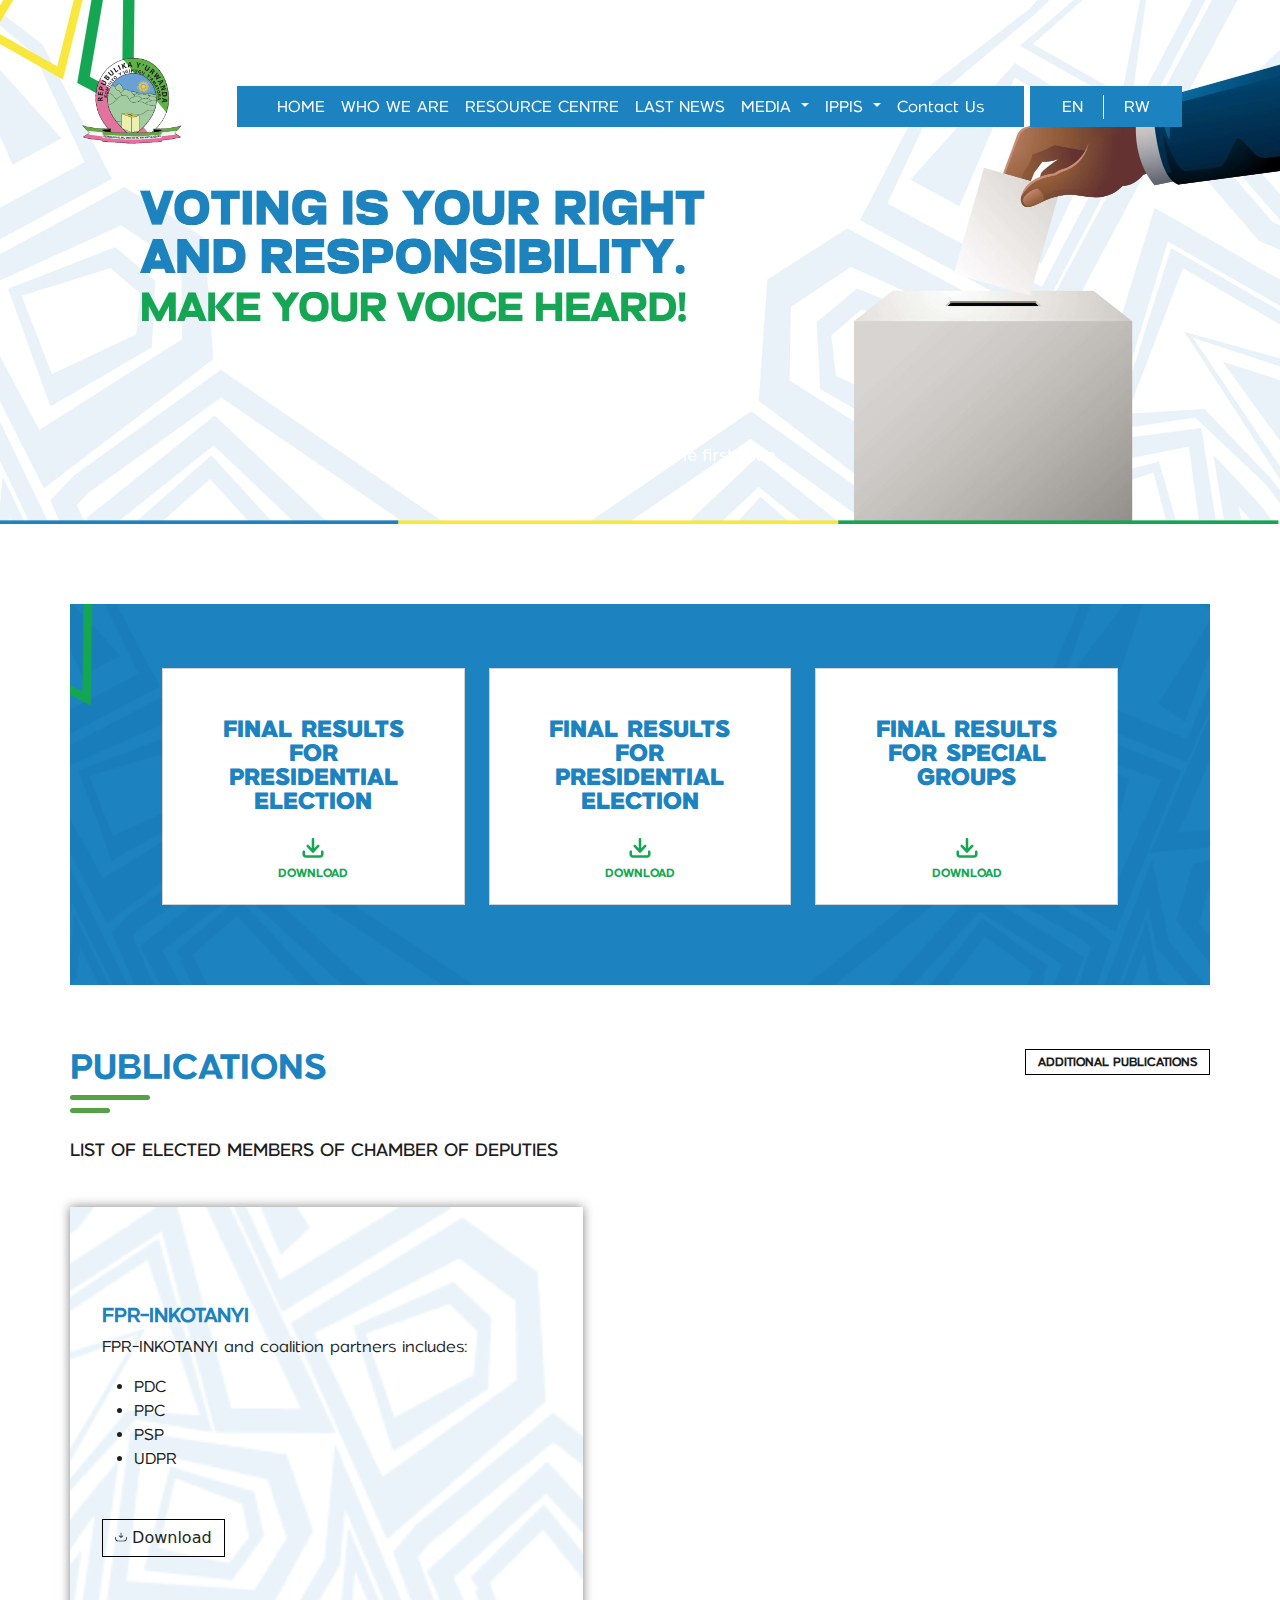
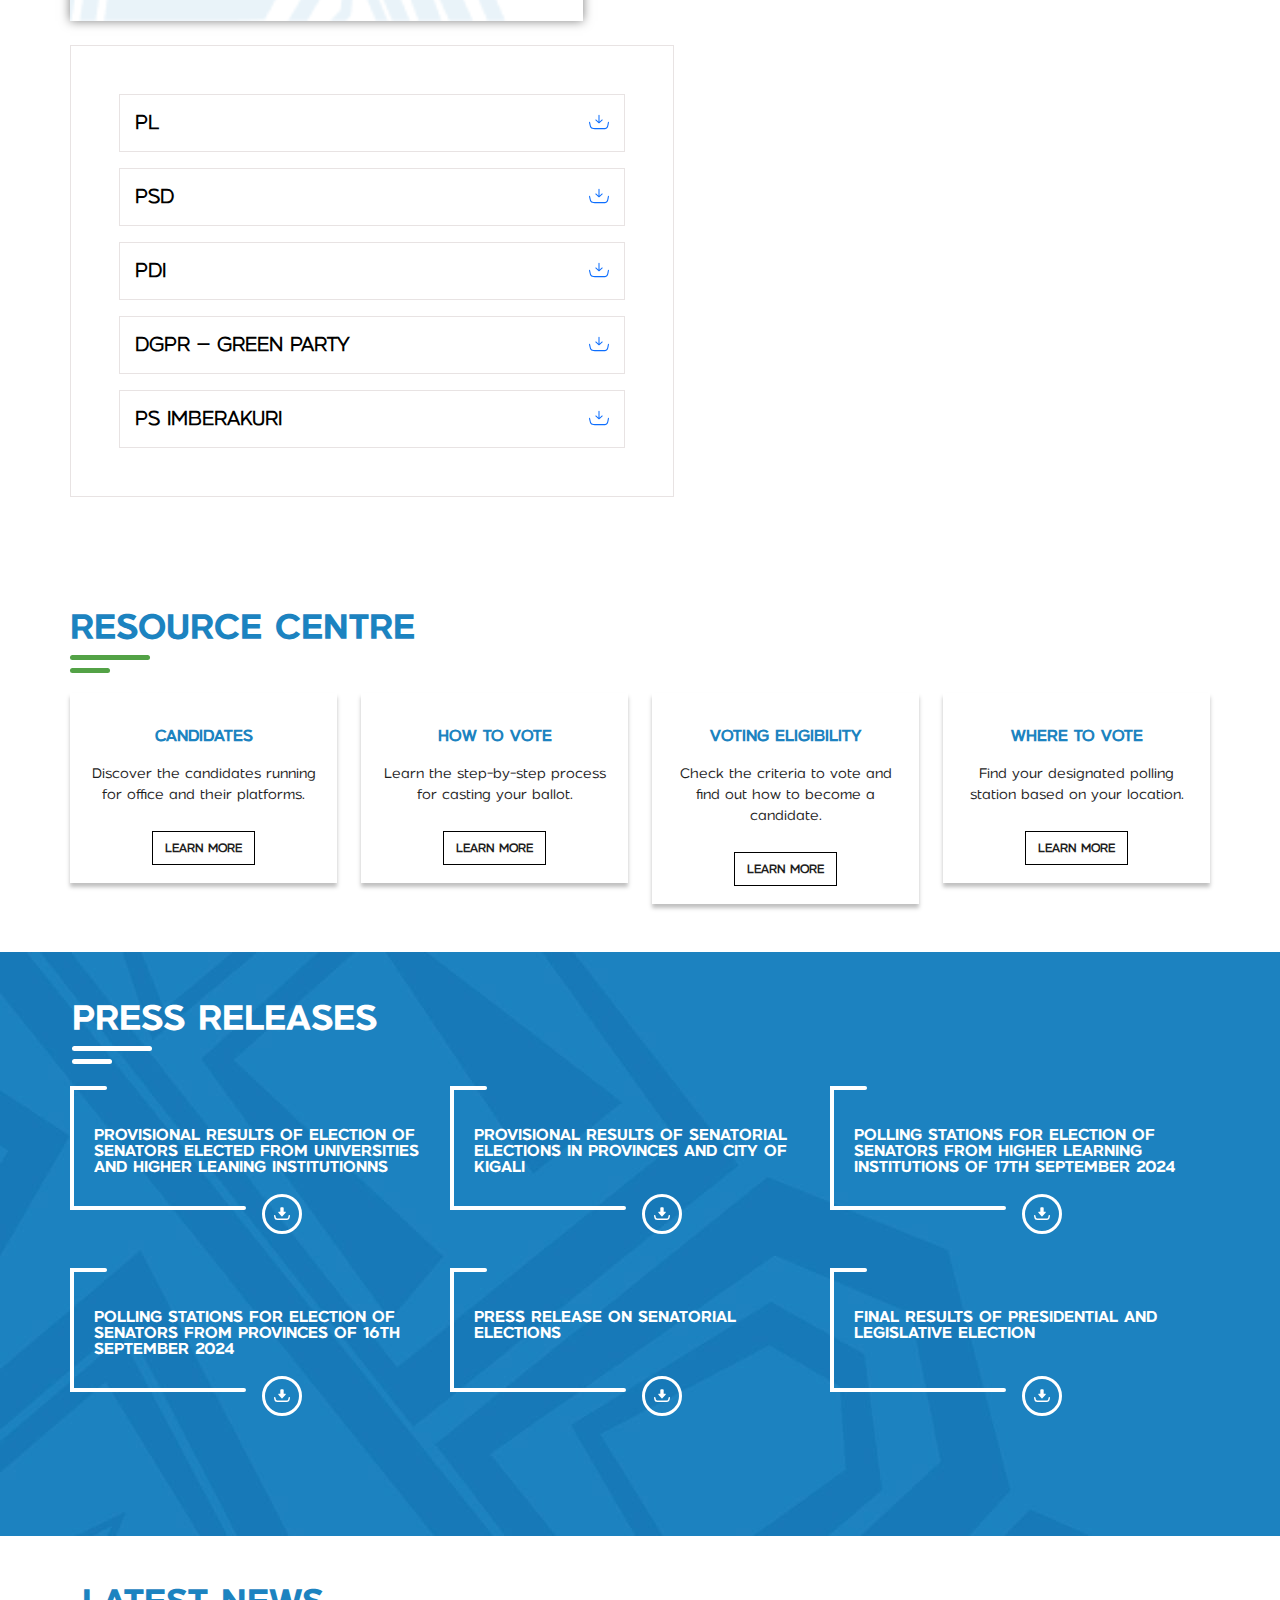
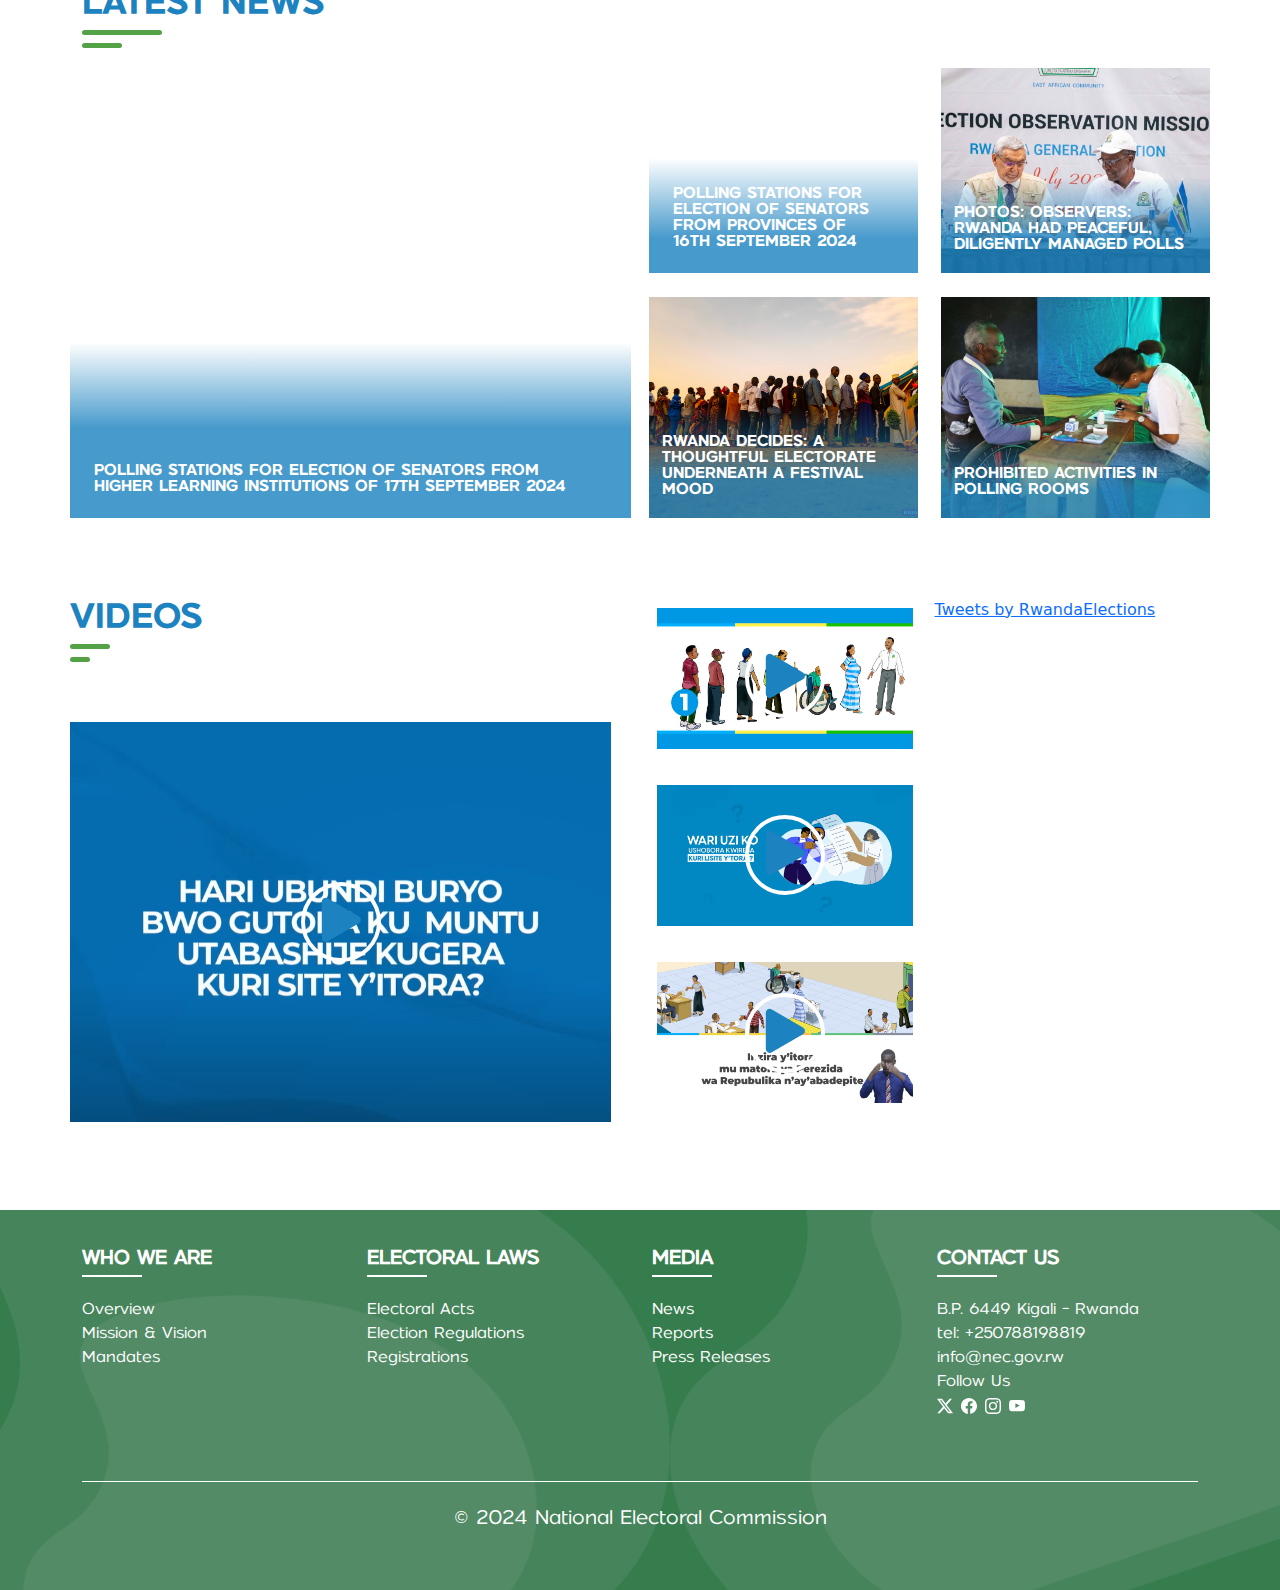
<file: index.html>
<!DOCTYPE html>
<html lang="en">
<head>
    <meta charset="UTF-8">
    <meta name="viewport" content="width=device-width, initial-scale=1.0">
    <title>NEC</title>
    <link rel="icon" type="image/x-icon" href="./asset/img/Logo@2x.png">
    <link rel="stylesheet" href="style.css">
    <link href="https://cdn.jsdelivr.net/npm/bootstrap@5.3.3/dist/css/bootstrap.min.css" rel="stylesheet" integrity="sha384-QWTKZyjpPEjISv5WaRU9OFeRpok6YctnYmDr5pNlyT2bRjXh0JMhjY6hW+ALEwIH" crossorigin="anonymous">
    <link rel="stylesheet" href="https://cdn.jsdelivr.net/npm/bootstrap-icons@1.11.3/font/bootstrap-icons.min.css">
</head>
<body class="">

    
         <nav class="navbar navbar-expand-lg d-flex flex-column navv ">
            <div class="container-fluid nav-wrapper navcontainnn container ">
              <a class="navbar-brand myLogo" href="#"
                ><img
                  class="img-fluid w-50 logoimge"
                  src="./asset/img/Logo@2x.png"
                  alt="site logo"
                  width="171"
                  height="165"
                />
              </a>
              
              <div class="linkx">

                <button
                class="navbar-toggler  mytoggler"
                type="button"
                data-bs-toggle="collapse"
                data-bs-target="#navbarNav"
                aria-controls="navbarNav"
                aria-expanded="false"
                aria-label="Toggle navigation"
              >
                <span class=""><i class="bi bi-list"></i></span>
              </button>


              <div class="collapse navbar-collapse macolaps" id="navbarNav">
                 <ul class="navbar-nav nav-parent">
                  <li class="nav-item">
                    <a class="nav-link" href="index.html">HOME</a>
                  </li>
                  <li class="nav-item">
                    <a class="nav-link" href="./whoWeAre/index.html">WHO WE ARE</a>
                  </li>

                  <li class="nav-item">
                    <a class="nav-link" href="./resourceCentre/index.html">RESOURCE CENTRE</a>
                  </li>
                  
                  <li class="nav-item">
                    <a class="nav-link" href="./lastNews/index.html">LAST NEWS</a>
                  </li>

                  <li class="nav-item dropdown">
                    <a
                      class="nav-link dropdown-toggle"
                      href="#"
                      role="button"
                      data-bs-toggle="dropdown"
                      aria-expanded="false"
                    >
                    MEDIA
                    </a>
                    <ul class="dropdown-menu dropmenu">
                      <li><a class="dropdown-item" href="./reports/index.html">Reports</a></li>
                      <li><a class="dropdown-item" href="./publication/index.html">Publications</a></li>
                      <li><a class="dropdown-item" href="./PressReleases/index.html">Press Releases</a></li>
                      <li><a class="dropdown-item" href="./ElectoralActs/index.html">Electoral Acts</a></li>
                      <li><a class="dropdown-item" href="./ElectionRegulations/index.html">Election Regulations</a></li>
                    </ul>
                  </li>

                  <li class="nav-item dropdown">
                    <a
                      class="nav-link dropdown-toggle"
                      href="#"
                      role="button"
                      data-bs-toggle="dropdown"
                      aria-expanded="false"
                    >
                    IPPIS
                    </a>
                    <ul class="dropdown-menu dropmenu">
                      <li><a class="dropdown-item" href="#">Rwanda Public Self Employee Self Service Portal</a></li>
                      <li><a class="dropdown-item" href="https://recruitment.mifotra.gov.rw/">Rwanda Public Service e-Recruitment</a></li>
                    </ul>
                  </li>
                  
                  <li class="nav-item">
                    <a class="nav-link" href="./contact/index.html">Contact Us</a>
                  </li>
                </ul> 
              </div> 
              <div class="languages">
                <ul>
                    <li class="eng "><a href="#">EN</a></li>
                    <li class="rw "><a href="#">RW</a></li>
                </ul>
            </div> 
            </div>  
            </div>
          </nav>





    
    <div id="carouselExample" class="carousel slide macarsoul" data-bs-ride="carousel" data-bs-interval="5000">
        <div class="carousel-inner">
          <div class="carousel-item active">
            <img src="./asset/img/NEC-Banner-1-scaled.jpg" class="d-block w-100" alt="Slide 1">
            <div class="carousel-caption d-none d-md-block">
              <h5>First Slide</h5>
              <p>Some description for the first slide.</p>
            </div>
          </div>
          <div class="carousel-item">
            <img src="./asset/img/NEC-banner-II-1-scaled.jpg" class="d-block w-100" alt="Slide 2">
            <div class="carousel-caption d-none d-md-block">
              <h5>Second Slide</h5>
              <p>Some description for the second slide.</p>
            </div>
          </div>
        </div>
    </div>
    
    <section class="container py-3  fstdiv">
        <section>
            <div class="row   firstRow">
                <div class="col-md-4">
                    <div class="card ">
                      <div class="card-body text-center pt-5 ">
                        <div class=" px-4">
                            <h1 class="card-title">FINAL RESULTS FOR PRESIDENTIAL ELECTION</h1>
                        </div>
                        <div class="">
                            <a href="#" class="btn  d-flex flex-column gap-2">
                                <span class="">
                                    <svg xmlns="http://www.w3.org/2000/svg" width="22" height="20" viewBox="0 0 22 20" fill="currentColor"><g id="Group"><path id="Vector" d="M4.81 8.85C4.33 8.33 4.36 7.53 4.87 7.05C5.39 6.57 6.19 6.6 6.67 7.11L9.71 10.37V1.28C9.71 0.57 10.28 0 10.99 0C11.7 0 12.27 0.57 12.27 1.28V10.37L15.31 7.11C15.79 6.59 16.6 6.56 17.11 7.05C17.63 7.53 17.66 8.34 17.17 8.85C15.42 10.73 13.66 12.6 11.91 14.48C11.89 14.5 11.87 14.52 11.85 14.54C11.33 15.02 10.53 14.99 10.05 14.48L4.79 8.85H4.81Z" fill="currentColor"></path><path id="Vector_2" d="M18.98 13.66C18.98 12.95 19.55 12.38 20.26 12.38C20.97 12.38 21.54 12.95 21.54 13.66V16.45C21.54 18.28 20.05 19.78 18.21 19.78H3.78999C1.95999 19.78 0.459991 18.29 0.459991 16.45V13.66C0.459991 12.95 1.02999 12.38 1.73999 12.38C2.44999 12.38 3.01999 12.95 3.01999 13.66V16.45C3.01999 16.87 3.36999 17.22 3.78999 17.22H18.22C18.64 17.22 18.99 16.87 18.99 16.45V13.66H18.98Z" fill="currentColor"></path></g></svg>
                                </span>
                                <p>DOWNLOAD </p> 
                            </a>
                        </div>
                      </div>
                    </div>
                  </div>


                  <div class="col-md-4">
                    <div class="card ">
                      <div class="card-body text-center pt-5 ">
                        <div class=" px-4">
                            <h1 class="card-title">FINAL RESULTS FOR PRESIDENTIAL ELECTION</h1>
                        </div>
                        <div class="">
                            <a href="#" class="btn  d-flex flex-column gap-2">
                                <span>
                                    <svg xmlns="http://www.w3.org/2000/svg" width="22" height="20" viewBox="0 0 22 20" fill="currentColor"><g id="Group"><path id="Vector" d="M4.81 8.85C4.33 8.33 4.36 7.53 4.87 7.05C5.39 6.57 6.19 6.6 6.67 7.11L9.71 10.37V1.28C9.71 0.57 10.28 0 10.99 0C11.7 0 12.27 0.57 12.27 1.28V10.37L15.31 7.11C15.79 6.59 16.6 6.56 17.11 7.05C17.63 7.53 17.66 8.34 17.17 8.85C15.42 10.73 13.66 12.6 11.91 14.48C11.89 14.5 11.87 14.52 11.85 14.54C11.33 15.02 10.53 14.99 10.05 14.48L4.79 8.85H4.81Z" fill="currentColor"></path><path id="Vector_2" d="M18.98 13.66C18.98 12.95 19.55 12.38 20.26 12.38C20.97 12.38 21.54 12.95 21.54 13.66V16.45C21.54 18.28 20.05 19.78 18.21 19.78H3.78999C1.95999 19.78 0.459991 18.29 0.459991 16.45V13.66C0.459991 12.95 1.02999 12.38 1.73999 12.38C2.44999 12.38 3.01999 12.95 3.01999 13.66V16.45C3.01999 16.87 3.36999 17.22 3.78999 17.22H18.22C18.64 17.22 18.99 16.87 18.99 16.45V13.66H18.98Z" fill="currentColor"></path></g></svg>
                                </span>
                                <p>DOWNLOAD</p> 
                            </a>
                        </div>
                      </div>
                    </div>
                  </div>



                  <div class="col-md-4">
                    <div class="card ">
                      <div class="card-body text-center pt-5 ">
                        <div class=" px-4">
                            <h1 class="card-title">FINAL RESULTS FOR SPECIAL GROUPS</h1>
                        </div>
                        <div class="lastCardBtn">
                            <a href="#" class="btn  d-flex flex-column gap-2">
                                <span>
                                    <svg xmlns="http://www.w3.org/2000/svg" width="22" height="20" viewBox="0 0 22 20" fill="currentColor"><g id="Group"><path id="Vector" d="M4.81 8.85C4.33 8.33 4.36 7.53 4.87 7.05C5.39 6.57 6.19 6.6 6.67 7.11L9.71 10.37V1.28C9.71 0.57 10.28 0 10.99 0C11.7 0 12.27 0.57 12.27 1.28V10.37L15.31 7.11C15.79 6.59 16.6 6.56 17.11 7.05C17.63 7.53 17.66 8.34 17.17 8.85C15.42 10.73 13.66 12.6 11.91 14.48C11.89 14.5 11.87 14.52 11.85 14.54C11.33 15.02 10.53 14.99 10.05 14.48L4.79 8.85H4.81Z" fill="currentColor"></path><path id="Vector_2" d="M18.98 13.66C18.98 12.95 19.55 12.38 20.26 12.38C20.97 12.38 21.54 12.95 21.54 13.66V16.45C21.54 18.28 20.05 19.78 18.21 19.78H3.78999C1.95999 19.78 0.459991 18.29 0.459991 16.45V13.66C0.459991 12.95 1.02999 12.38 1.73999 12.38C2.44999 12.38 3.01999 12.95 3.01999 13.66V16.45C3.01999 16.87 3.36999 17.22 3.78999 17.22H18.22C18.64 17.22 18.99 16.87 18.99 16.45V13.66H18.98Z" fill="currentColor"></path></g></svg>
                                </span>
                                <p>DOWNLOAD</p>
                            </a>
                        </div>
                      </div>
                    </div>
                  </div>
            </div>
        </section>
    </section>

    <section class="container mb-5 publicsec">
        <section>
            <div class="row mt-5 mb-5 publirow">
               <div class="col-md-6 box1">
                <h2 class="pubTitle">PUBLICATIONS</h2>
               </div>
               <div class="col-md-6 box2">
                <a class="btn" href="#">ADDITIONAL PUBLICATIONS</a>
               </div>
            </div>
            <div class="listTitle">
                <h2>LIST OF ELECTED MEMBERS OF CHAMBER OF DEPUTIES</h2>
            </div>
        </section>
    </section>

    <section class="container mb-5 fplsec">
        <section>
            <div class="row gap-4  pubRow">
                <div class="col-md-5 pubBox1">
                    <h3>FPR-INKOTANYI</h3>
                    <p>FPR-INKOTANYI and coalition partners includes:</p>
                    <ul>
                        <li>PDC</li>
                        <li>PPC</li>
                        <li>PSP</li>
                        <li>UDPR</li>
                    </ul>
                    <a href="#" class="btn "> 
                        <svg xmlns="http://www.w3.org/2000/svg" xmlns:xlink="http://www.w3.org/1999/xlink" id="Layer_1" x="0px" y="0px" viewBox="0 0 122.88 88.36" style="enable-background:new 0 0 122.88 88.36" xml:space="preserve"><g><path d="M58.29,42.08V3.12C58.29,1.4,59.7,0,61.44,0s3.15,1.4,3.15,3.12v38.96L79.1,29.4c1.3-1.14,3.28-1.02,4.43,0.27 s1.03,3.25-0.27,4.39L63.52,51.3c-1.21,1.06-3.01,1.03-4.18-0.02L39.62,34.06c-1.3-1.14-1.42-3.1-0.27-4.39 c1.15-1.28,3.13-1.4,4.43-0.27L58.29,42.08L58.29,42.08L58.29,42.08z M0.09,47.43c-0.43-1.77,0.66-3.55,2.43-3.98 c1.77-0.43,3.55,0.66,3.98,2.43c1.03,4.26,1.76,7.93,2.43,11.3c3.17,15.99,4.87,24.57,27.15,24.57h52.55 c20.82,0,22.51-9.07,25.32-24.09c0.67-3.6,1.4-7.5,2.44-11.78c0.43-1.77,2.21-2.86,3.98-2.43c1.77,0.43,2.85,2.21,2.43,3.98 c-0.98,4.02-1.7,7.88-2.36,11.45c-3.44,18.38-5.51,29.48-31.8,29.48H36.07C8.37,88.36,6.3,77.92,2.44,58.45 C1.71,54.77,0.98,51.08,0.09,47.43L0.09,47.43z"></path></g></svg>
                        Download
                    </a>
                </div>
                <div class="col-md-6 pubBox2 ">
                    <div class="fisrtdv">
                        <span class="firstlink"> <a href="#" class="">PL</a></span>
                        <span class="lastLink">
                            <a href="#">
                                <svg xmlns="http://www.w3.org/2000/svg" xmlns:xlink="http://www.w3.org/1999/xlink" id="Layer_1" x="0px" y="0px" viewBox="0 0 122.88 88.36" style="enable-background:new 0 0 122.88 88.36;width: 20px; height: 20px;" xml:space="preserve"><g><path d="M58.29,42.08V3.12C58.29,1.4,59.7,0,61.44,0s3.15,1.4,3.15,3.12v38.96L79.1,29.4c1.3-1.14,3.28-1.02,4.43,0.27 s1.03,3.25-0.27,4.39L63.52,51.3c-1.21,1.06-3.01,1.03-4.18-0.02L39.62,34.06c-1.3-1.14-1.42-3.1-0.27-4.39 c1.15-1.28,3.13-1.4,4.43-0.27L58.29,42.08L58.29,42.08L58.29,42.08z M0.09,47.43c-0.43-1.77,0.66-3.55,2.43-3.98 c1.77-0.43,3.55,0.66,3.98,2.43c1.03,4.26,1.76,7.93,2.43,11.3c3.17,15.99,4.87,24.57,27.15,24.57h52.55 c20.82,0,22.51-9.07,25.32-24.09c0.67-3.6,1.4-7.5,2.44-11.78c0.43-1.77,2.21-2.86,3.98-2.43c1.77,0.43,2.85,2.21,2.43,3.98 c-0.98,4.02-1.7,7.88-2.36,11.45c-3.44,18.38-5.51,29.48-31.8,29.48H36.07C8.37,88.36,6.3,77.92,2.44,58.45 C1.71,54.77,0.98,51.08,0.09,47.43L0.09,47.43z" fill="currentColor"></path></g></svg>
                                </a>
                        </span>
                        
                    </div>

                    <div class="fisrtdv">
                        <span class="firstlink"> <a href="#" class="">PSD</a></span>
                        <span class="lastLink">
                            <a href="#">
                                <svg xmlns="http://www.w3.org/2000/svg" xmlns:xlink="http://www.w3.org/1999/xlink" id="Layer_1" x="0px" y="0px" viewBox="0 0 122.88 88.36" style="enable-background:new 0 0 122.88 88.36;width: 20px; height: 20px;" xml:space="preserve"><g><path d="M58.29,42.08V3.12C58.29,1.4,59.7,0,61.44,0s3.15,1.4,3.15,3.12v38.96L79.1,29.4c1.3-1.14,3.28-1.02,4.43,0.27 s1.03,3.25-0.27,4.39L63.52,51.3c-1.21,1.06-3.01,1.03-4.18-0.02L39.62,34.06c-1.3-1.14-1.42-3.1-0.27-4.39 c1.15-1.28,3.13-1.4,4.43-0.27L58.29,42.08L58.29,42.08L58.29,42.08z M0.09,47.43c-0.43-1.77,0.66-3.55,2.43-3.98 c1.77-0.43,3.55,0.66,3.98,2.43c1.03,4.26,1.76,7.93,2.43,11.3c3.17,15.99,4.87,24.57,27.15,24.57h52.55 c20.82,0,22.51-9.07,25.32-24.09c0.67-3.6,1.4-7.5,2.44-11.78c0.43-1.77,2.21-2.86,3.98-2.43c1.77,0.43,2.85,2.21,2.43,3.98 c-0.98,4.02-1.7,7.88-2.36,11.45c-3.44,18.38-5.51,29.48-31.8,29.48H36.07C8.37,88.36,6.3,77.92,2.44,58.45 C1.71,54.77,0.98,51.08,0.09,47.43L0.09,47.43z" fill="currentColor"></path></g></svg>
                                </a>
                            </span>
                    </div>

                    <div class="fisrtdv">
                        <span class="firstlink"> <a href="#" class="">PDI</a></span>
                        <span class="lastLink">
                            <a href="#">
                                <svg xmlns="http://www.w3.org/2000/svg" xmlns:xlink="http://www.w3.org/1999/xlink" id="Layer_1" x="0px" y="0px" viewBox="0 0 122.88 88.36" style="enable-background:new 0 0 122.88 88.36;width: 20px; height: 20px;" xml:space="preserve"><g><path d="M58.29,42.08V3.12C58.29,1.4,59.7,0,61.44,0s3.15,1.4,3.15,3.12v38.96L79.1,29.4c1.3-1.14,3.28-1.02,4.43,0.27 s1.03,3.25-0.27,4.39L63.52,51.3c-1.21,1.06-3.01,1.03-4.18-0.02L39.62,34.06c-1.3-1.14-1.42-3.1-0.27-4.39 c1.15-1.28,3.13-1.4,4.43-0.27L58.29,42.08L58.29,42.08L58.29,42.08z M0.09,47.43c-0.43-1.77,0.66-3.55,2.43-3.98 c1.77-0.43,3.55,0.66,3.98,2.43c1.03,4.26,1.76,7.93,2.43,11.3c3.17,15.99,4.87,24.57,27.15,24.57h52.55 c20.82,0,22.51-9.07,25.32-24.09c0.67-3.6,1.4-7.5,2.44-11.78c0.43-1.77,2.21-2.86,3.98-2.43c1.77,0.43,2.85,2.21,2.43,3.98 c-0.98,4.02-1.7,7.88-2.36,11.45c-3.44,18.38-5.51,29.48-31.8,29.48H36.07C8.37,88.36,6.3,77.92,2.44,58.45 C1.71,54.77,0.98,51.08,0.09,47.43L0.09,47.43z" fill="currentColor"></path></g></svg>
                                </a>
                        </span>
                        
                    </div>
                    <div class="fisrtdv">
                        <span class="firstlink"> <a href="#" class="">DGPR – GREEN PARTY</a></span>
                        <span class="lastLink">
                            <a href="#">
                                <svg xmlns="http://www.w3.org/2000/svg" xmlns:xlink="http://www.w3.org/1999/xlink" id="Layer_1" x="0px" y="0px" viewBox="0 0 122.88 88.36" style="enable-background:new 0 0 122.88 88.36;width: 20px; height: 20px;" xml:space="preserve"><g><path d="M58.29,42.08V3.12C58.29,1.4,59.7,0,61.44,0s3.15,1.4,3.15,3.12v38.96L79.1,29.4c1.3-1.14,3.28-1.02,4.43,0.27 s1.03,3.25-0.27,4.39L63.52,51.3c-1.21,1.06-3.01,1.03-4.18-0.02L39.62,34.06c-1.3-1.14-1.42-3.1-0.27-4.39 c1.15-1.28,3.13-1.4,4.43-0.27L58.29,42.08L58.29,42.08L58.29,42.08z M0.09,47.43c-0.43-1.77,0.66-3.55,2.43-3.98 c1.77-0.43,3.55,0.66,3.98,2.43c1.03,4.26,1.76,7.93,2.43,11.3c3.17,15.99,4.87,24.57,27.15,24.57h52.55 c20.82,0,22.51-9.07,25.32-24.09c0.67-3.6,1.4-7.5,2.44-11.78c0.43-1.77,2.21-2.86,3.98-2.43c1.77,0.43,2.85,2.21,2.43,3.98 c-0.98,4.02-1.7,7.88-2.36,11.45c-3.44,18.38-5.51,29.48-31.8,29.48H36.07C8.37,88.36,6.3,77.92,2.44,58.45 C1.71,54.77,0.98,51.08,0.09,47.43L0.09,47.43z" fill="currentColor"></path></g></svg>
                                </a>
                        </span>
                        
                    </div>
                    <div class="fisrtdv">
                        <span class="firstlink"> <a href="#" class="">PS IMBERAKURI</a></span>
                        <span class="lastLink">
                            <a href="#">
                                <svg xmlns="http://www.w3.org/2000/svg" xmlns:xlink="http://www.w3.org/1999/xlink" id="Layer_1" x="0px" y="0px" viewBox="0 0 122.88 88.36" style="enable-background:new 0 0 122.88 88.36;width: 20px; height: 20px;" xml:space="preserve"><g><path d="M58.29,42.08V3.12C58.29,1.4,59.7,0,61.44,0s3.15,1.4,3.15,3.12v38.96L79.1,29.4c1.3-1.14,3.28-1.02,4.43,0.27 s1.03,3.25-0.27,4.39L63.52,51.3c-1.21,1.06-3.01,1.03-4.18-0.02L39.62,34.06c-1.3-1.14-1.42-3.1-0.27-4.39 c1.15-1.28,3.13-1.4,4.43-0.27L58.29,42.08L58.29,42.08L58.29,42.08z M0.09,47.43c-0.43-1.77,0.66-3.55,2.43-3.98 c1.77-0.43,3.55,0.66,3.98,2.43c1.03,4.26,1.76,7.93,2.43,11.3c3.17,15.99,4.87,24.57,27.15,24.57h52.55 c20.82,0,22.51-9.07,25.32-24.09c0.67-3.6,1.4-7.5,2.44-11.78c0.43-1.77,2.21-2.86,3.98-2.43c1.77,0.43,2.85,2.21,2.43,3.98 c-0.98,4.02-1.7,7.88-2.36,11.45c-3.44,18.38-5.51,29.48-31.8,29.48H36.07C8.37,88.36,6.3,77.92,2.44,58.45 C1.71,54.77,0.98,51.08,0.09,47.43L0.09,47.43z" fill="currentColor"></path></g></svg>
                                </a>
                        </span>
                        
                    </div>
                </div>
            </div>
        </section>
    </section>
    <section class="container mb-5 mySection">
        <section >
               <div class=" box1">
                <h2 class="pubTitle">RESOURCE CENTRE</h2>
               </div>
               <div class="row resrcCards">

                <div class="col-md-3">
                    <div class="card py-3">
                        <div class="card-body">
                            <h3 class="card-title">CANDIDATES</h3>
                            <p class="card-text">Discover the candidates running for office and their platforms.</p>
                            <a href="#" class="btn">LEARN MORE</a>
                        </div>
                    </div>
                </div>
                <div class="col-md-3">
                    <div class="card py-3">
                        <div class="card-body">
                            <h3 class="card-title">HOW TO VOTE</h3>
                            <p class="card-text">Learn the step-by-step process for casting your ballot.</p>
                            <a href="#" class="btn">LEARN MORE</a>
                        </div>
                    </div>
                </div>
                <div class="col-md-3">
                    <div class="card py-3">
                        <div class="card-body">
                            <h3 class="card-title">VOTING ELIGIBILITY</h3>
                            <p class="card-text">Check the criteria to vote and find out how to become a candidate.</p>
                            <a href="#" class="btn">LEARN MORE</a>
                        </div>
                    </div>
                </div>
                <div class="col-md-3">
                    <div class="card py-3">
                        <div class="card-body">
                            <h3 class="card-title">WHERE TO VOTE</h3>
                            <p class="card-text">Find your designated polling station based on your location.</p>
                            <a href="#" class="btn">LEARN MORE</a>
                        </div>
                    </div>
                </div>

               </div>
        </section>
    </section>

    <section class=" pressSection">
      <section class="container py-5">
        <div class=" box1 pressTitle">
            <h2 class="prsTitle1">PRESS RELEASES</h2>
           </div>

        <div class="row my-4 pressrow">
            <div class="col-md-4 d-flex pressCards">
                <a href="#">
                <div class="pressSvg">
                <svg xmlns="http://www.w3.org/2000/svg" width="176" height="124" viewBox="0 0 176 124" fill="none">
                    <path d="M35.0433 2H2V122H174" stroke="white" stroke-width="4" stroke-linecap="round"></path>
                  </svg>
            </div>
            <div class="pressContent">
                <div class="contentx">
                <h1>PROVISIONAL RESULTS OF ELECTION OF SENATORS ELECTED FROM UNIVERSITIES AND HIGHER LEANING INSTITUTIONNS </h1>
                </div>
                <div class="pressDwnld">
                    <svg xmlns="http://www.w3.org/2000/svg" width="16" height="16" viewBox="0 0 12 10" fill="none"><g id="Group 945"><path id="Vector" d="M4.72991 3.33237C4.72991 2.41599 4.74645 1.5779 4.72329 0.740921C4.71006 0.223734 4.94053 0.000980217 5.43566 0.000980217C5.81942 0.000980217 6.20317 -0.00122527 6.58582 0.000980217C7.05008 0.00539119 7.28496 0.214913 7.27504 0.707839C7.25629 1.54703 7.26953 2.38622 7.26953 3.33237C7.64777 3.33237 8.00285 3.31473 8.35573 3.33678C8.83432 3.36655 9.00855 3.71282 8.69317 4.07782C7.91684 4.97546 7.10853 5.84442 6.30132 6.71449C6.08187 6.95158 5.83927 6.8821 5.63747 6.66155C4.87326 5.82678 4.10134 4.99862 3.35809 4.14509C3.23679 4.00615 3.17063 3.72715 3.22466 3.55953C3.26215 3.44264 3.54225 3.36104 3.722 3.34119C4.04069 3.30701 4.3671 3.33127 4.7288 3.33127L4.72991 3.33237Z" fill="white"></path><path id="Vector_2" d="M6.01901 9.41623C4.849 9.41623 3.67899 9.42836 2.50898 9.41403C1.10959 9.39638 0.560427 8.94426 0.259378 7.5956C0.172261 7.20413 0.0884528 6.81266 0.0167745 6.41898C-0.0471847 6.065 0.0663979 5.79041 0.450153 5.72425C0.801928 5.6636 0.996011 5.85878 1.06879 6.19181C1.16142 6.61968 1.25736 7.04533 1.34227 7.4743C1.45034 8.01685 1.77014 8.31018 2.32702 8.31018C4.79496 8.31349 7.2629 8.31349 9.72974 8.31018C10.2414 8.31018 10.5469 8.04111 10.6527 7.54819C10.7454 7.12032 10.8226 6.69025 10.9119 6.26239C10.988 5.90069 11.1622 5.63713 11.5846 5.73307C12.0113 5.82901 12.0378 6.15652 11.9738 6.5083C11.9055 6.88433 11.8294 7.25927 11.7489 7.6331C11.4732 8.91449 10.913 9.38866 9.58308 9.41182C8.39542 9.43277 7.20666 9.41623 6.01791 9.41734L6.01901 9.41623Z" fill="white"></path></g></svg>
                </div>
            </div>
        </a>
        </div>

            <div class="col-md-4 d-flex pressCards">
                  <a href="#">  
                <div class="pressSvg">
                <svg xmlns="http://www.w3.org/2000/svg" width="176" height="124" viewBox="0 0 176 124" fill="none">
                    <path d="M35.0433 2H2V122H174" stroke="white" stroke-width="4" stroke-linecap="round"></path>
                    </svg>
            </div>
            <div class="pressContent">
                <div class="contentx">
                <h1>PROVISIONAL RESULTS OF SENATORIAL ELECTIONS IN PROVINCES AND CITY OF KIGALI</h1>
                </div>
                <div class="pressDwnld">
                    <svg xmlns="http://www.w3.org/2000/svg" width="16" height="16" viewBox="0 0 12 10" fill="none"><g id="Group 945"><path id="Vector" d="M4.72991 3.33237C4.72991 2.41599 4.74645 1.5779 4.72329 0.740921C4.71006 0.223734 4.94053 0.000980217 5.43566 0.000980217C5.81942 0.000980217 6.20317 -0.00122527 6.58582 0.000980217C7.05008 0.00539119 7.28496 0.214913 7.27504 0.707839C7.25629 1.54703 7.26953 2.38622 7.26953 3.33237C7.64777 3.33237 8.00285 3.31473 8.35573 3.33678C8.83432 3.36655 9.00855 3.71282 8.69317 4.07782C7.91684 4.97546 7.10853 5.84442 6.30132 6.71449C6.08187 6.95158 5.83927 6.8821 5.63747 6.66155C4.87326 5.82678 4.10134 4.99862 3.35809 4.14509C3.23679 4.00615 3.17063 3.72715 3.22466 3.55953C3.26215 3.44264 3.54225 3.36104 3.722 3.34119C4.04069 3.30701 4.3671 3.33127 4.7288 3.33127L4.72991 3.33237Z" fill="white"></path><path id="Vector_2" d="M6.01901 9.41623C4.849 9.41623 3.67899 9.42836 2.50898 9.41403C1.10959 9.39638 0.560427 8.94426 0.259378 7.5956C0.172261 7.20413 0.0884528 6.81266 0.0167745 6.41898C-0.0471847 6.065 0.0663979 5.79041 0.450153 5.72425C0.801928 5.6636 0.996011 5.85878 1.06879 6.19181C1.16142 6.61968 1.25736 7.04533 1.34227 7.4743C1.45034 8.01685 1.77014 8.31018 2.32702 8.31018C4.79496 8.31349 7.2629 8.31349 9.72974 8.31018C10.2414 8.31018 10.5469 8.04111 10.6527 7.54819C10.7454 7.12032 10.8226 6.69025 10.9119 6.26239C10.988 5.90069 11.1622 5.63713 11.5846 5.73307C12.0113 5.82901 12.0378 6.15652 11.9738 6.5083C11.9055 6.88433 11.8294 7.25927 11.7489 7.6331C11.4732 8.91449 10.913 9.38866 9.58308 9.41182C8.39542 9.43277 7.20666 9.41623 6.01791 9.41734L6.01901 9.41623Z" fill="white"></path></g></svg>
                </div>
            </div>
             </a>
            </div>
            <div class="col-md-4 d-flex pressCards">
               <a href="#">     
            <div class="pressSvg">
            <svg xmlns="http://www.w3.org/2000/svg" width="176" height="124" viewBox="0 0 176 124" fill="none">
                <path d="M35.0433 2H2V122H174" stroke="white" stroke-width="4" stroke-linecap="round"></path>
                </svg>
            </div>
            <div class="pressContent">
            <div class="contentx">
            <h1>POLLING STATIONS FOR ELECTION OF SENATORS FROM HIGHER LEARNING INSTITUTIONS OF 17TH SEPTEMBER 2024</h1>
            </div>
            <div class="pressDwnld">
                <svg xmlns="http://www.w3.org/2000/svg" width="16" height="16" viewBox="0 0 12 10" fill="none"><g id="Group 945"><path id="Vector" d="M4.72991 3.33237C4.72991 2.41599 4.74645 1.5779 4.72329 0.740921C4.71006 0.223734 4.94053 0.000980217 5.43566 0.000980217C5.81942 0.000980217 6.20317 -0.00122527 6.58582 0.000980217C7.05008 0.00539119 7.28496 0.214913 7.27504 0.707839C7.25629 1.54703 7.26953 2.38622 7.26953 3.33237C7.64777 3.33237 8.00285 3.31473 8.35573 3.33678C8.83432 3.36655 9.00855 3.71282 8.69317 4.07782C7.91684 4.97546 7.10853 5.84442 6.30132 6.71449C6.08187 6.95158 5.83927 6.8821 5.63747 6.66155C4.87326 5.82678 4.10134 4.99862 3.35809 4.14509C3.23679 4.00615 3.17063 3.72715 3.22466 3.55953C3.26215 3.44264 3.54225 3.36104 3.722 3.34119C4.04069 3.30701 4.3671 3.33127 4.7288 3.33127L4.72991 3.33237Z" fill="white"></path><path id="Vector_2" d="M6.01901 9.41623C4.849 9.41623 3.67899 9.42836 2.50898 9.41403C1.10959 9.39638 0.560427 8.94426 0.259378 7.5956C0.172261 7.20413 0.0884528 6.81266 0.0167745 6.41898C-0.0471847 6.065 0.0663979 5.79041 0.450153 5.72425C0.801928 5.6636 0.996011 5.85878 1.06879 6.19181C1.16142 6.61968 1.25736 7.04533 1.34227 7.4743C1.45034 8.01685 1.77014 8.31018 2.32702 8.31018C4.79496 8.31349 7.2629 8.31349 9.72974 8.31018C10.2414 8.31018 10.5469 8.04111 10.6527 7.54819C10.7454 7.12032 10.8226 6.69025 10.9119 6.26239C10.988 5.90069 11.1622 5.63713 11.5846 5.73307C12.0113 5.82901 12.0378 6.15652 11.9738 6.5083C11.9055 6.88433 11.8294 7.25927 11.7489 7.6331C11.4732 8.91449 10.913 9.38866 9.58308 9.41182C8.39542 9.43277 7.20666 9.41623 6.01791 9.41734L6.01901 9.41623Z" fill="white"></path></g></svg>
            </div>
            </div>
           </a>
            </div>

            <div class="col-md-4 d-flex pressCards">
                <a href="#">
                <div class="pressSvg">
                <svg xmlns="http://www.w3.org/2000/svg" width="176" height="124" viewBox="0 0 176 124" fill="none">
                    <path d="M35.0433 2H2V122H174" stroke="white" stroke-width="4" stroke-linecap="round"></path>
                  </svg>
            </div>
            <div class="pressContent">
                <div class="contentx">
                <h1>POLLING STATIONS FOR ELECTION OF SENATORS FROM PROVINCES OF 16TH SEPTEMBER 2024</h1>
                </div>
                <div class="pressDwnld">
                    <svg xmlns="http://www.w3.org/2000/svg" width="16" height="16" viewBox="0 0 12 10" fill="none"><g id="Group 945"><path id="Vector" d="M4.72991 3.33237C4.72991 2.41599 4.74645 1.5779 4.72329 0.740921C4.71006 0.223734 4.94053 0.000980217 5.43566 0.000980217C5.81942 0.000980217 6.20317 -0.00122527 6.58582 0.000980217C7.05008 0.00539119 7.28496 0.214913 7.27504 0.707839C7.25629 1.54703 7.26953 2.38622 7.26953 3.33237C7.64777 3.33237 8.00285 3.31473 8.35573 3.33678C8.83432 3.36655 9.00855 3.71282 8.69317 4.07782C7.91684 4.97546 7.10853 5.84442 6.30132 6.71449C6.08187 6.95158 5.83927 6.8821 5.63747 6.66155C4.87326 5.82678 4.10134 4.99862 3.35809 4.14509C3.23679 4.00615 3.17063 3.72715 3.22466 3.55953C3.26215 3.44264 3.54225 3.36104 3.722 3.34119C4.04069 3.30701 4.3671 3.33127 4.7288 3.33127L4.72991 3.33237Z" fill="white"></path><path id="Vector_2" d="M6.01901 9.41623C4.849 9.41623 3.67899 9.42836 2.50898 9.41403C1.10959 9.39638 0.560427 8.94426 0.259378 7.5956C0.172261 7.20413 0.0884528 6.81266 0.0167745 6.41898C-0.0471847 6.065 0.0663979 5.79041 0.450153 5.72425C0.801928 5.6636 0.996011 5.85878 1.06879 6.19181C1.16142 6.61968 1.25736 7.04533 1.34227 7.4743C1.45034 8.01685 1.77014 8.31018 2.32702 8.31018C4.79496 8.31349 7.2629 8.31349 9.72974 8.31018C10.2414 8.31018 10.5469 8.04111 10.6527 7.54819C10.7454 7.12032 10.8226 6.69025 10.9119 6.26239C10.988 5.90069 11.1622 5.63713 11.5846 5.73307C12.0113 5.82901 12.0378 6.15652 11.9738 6.5083C11.9055 6.88433 11.8294 7.25927 11.7489 7.6331C11.4732 8.91449 10.913 9.38866 9.58308 9.41182C8.39542 9.43277 7.20666 9.41623 6.01791 9.41734L6.01901 9.41623Z" fill="white"></path></g></svg>
                </div>
            </div>
        </a>
        </div>
            <div class="col-md-4 d-flex pressCards">
                <a href="#">
                <div class="pressSvg">
                <svg xmlns="http://www.w3.org/2000/svg" width="176" height="124" viewBox="0 0 176 124" fill="none">
                    <path d="M35.0433 2H2V122H174" stroke="white" stroke-width="4" stroke-linecap="round"></path>
                    </svg>
            </div>
            <div class="pressContent">
                <div class="contentx">
                <h1>PRESS RELEASE ON SENATORIAL ELECTIONS</h1>
                </div>
                <div class="pressDwnld lastsvg">
                    <svg xmlns="http://www.w3.org/2000/svg" width="16" height="16" viewBox="0 0 12 10" fill="none"><g id="Group 945"><path id="Vector" d="M4.72991 3.33237C4.72991 2.41599 4.74645 1.5779 4.72329 0.740921C4.71006 0.223734 4.94053 0.000980217 5.43566 0.000980217C5.81942 0.000980217 6.20317 -0.00122527 6.58582 0.000980217C7.05008 0.00539119 7.28496 0.214913 7.27504 0.707839C7.25629 1.54703 7.26953 2.38622 7.26953 3.33237C7.64777 3.33237 8.00285 3.31473 8.35573 3.33678C8.83432 3.36655 9.00855 3.71282 8.69317 4.07782C7.91684 4.97546 7.10853 5.84442 6.30132 6.71449C6.08187 6.95158 5.83927 6.8821 5.63747 6.66155C4.87326 5.82678 4.10134 4.99862 3.35809 4.14509C3.23679 4.00615 3.17063 3.72715 3.22466 3.55953C3.26215 3.44264 3.54225 3.36104 3.722 3.34119C4.04069 3.30701 4.3671 3.33127 4.7288 3.33127L4.72991 3.33237Z" fill="white"></path><path id="Vector_2" d="M6.01901 9.41623C4.849 9.41623 3.67899 9.42836 2.50898 9.41403C1.10959 9.39638 0.560427 8.94426 0.259378 7.5956C0.172261 7.20413 0.0884528 6.81266 0.0167745 6.41898C-0.0471847 6.065 0.0663979 5.79041 0.450153 5.72425C0.801928 5.6636 0.996011 5.85878 1.06879 6.19181C1.16142 6.61968 1.25736 7.04533 1.34227 7.4743C1.45034 8.01685 1.77014 8.31018 2.32702 8.31018C4.79496 8.31349 7.2629 8.31349 9.72974 8.31018C10.2414 8.31018 10.5469 8.04111 10.6527 7.54819C10.7454 7.12032 10.8226 6.69025 10.9119 6.26239C10.988 5.90069 11.1622 5.63713 11.5846 5.73307C12.0113 5.82901 12.0378 6.15652 11.9738 6.5083C11.9055 6.88433 11.8294 7.25927 11.7489 7.6331C11.4732 8.91449 10.913 9.38866 9.58308 9.41182C8.39542 9.43277 7.20666 9.41623 6.01791 9.41734L6.01901 9.41623Z" fill="white"></path></g></svg>
                </div>
            </div>
             </a>
            </div>
            <div class="col-md-4 d-flex pressCards">
            <a href="#">
            <div class="pressSvg">
            <svg xmlns="http://www.w3.org/2000/svg" width="176" height="124" viewBox="0 0 176 124" fill="none">
                <path d="M35.0433 2H2V122H174" stroke="white" stroke-width="4" stroke-linecap="round"></path>
                </svg>
            </div>
            <div class="pressContent">
            <div class="contentx">
            <h1>FINAL RESULTS OF PRESIDENTIAL AND LEGISLATIVE ELECTION</h1>
            </div>
            <div class="pressDwnld lastsvg2">
                <svg xmlns="http://www.w3.org/2000/svg" width="16" height="16" viewBox="0 0 12 10" fill="none"><g id="Group 945"><path id="Vector" d="M4.72991 3.33237C4.72991 2.41599 4.74645 1.5779 4.72329 0.740921C4.71006 0.223734 4.94053 0.000980217 5.43566 0.000980217C5.81942 0.000980217 6.20317 -0.00122527 6.58582 0.000980217C7.05008 0.00539119 7.28496 0.214913 7.27504 0.707839C7.25629 1.54703 7.26953 2.38622 7.26953 3.33237C7.64777 3.33237 8.00285 3.31473 8.35573 3.33678C8.83432 3.36655 9.00855 3.71282 8.69317 4.07782C7.91684 4.97546 7.10853 5.84442 6.30132 6.71449C6.08187 6.95158 5.83927 6.8821 5.63747 6.66155C4.87326 5.82678 4.10134 4.99862 3.35809 4.14509C3.23679 4.00615 3.17063 3.72715 3.22466 3.55953C3.26215 3.44264 3.54225 3.36104 3.722 3.34119C4.04069 3.30701 4.3671 3.33127 4.7288 3.33127L4.72991 3.33237Z" fill="white"></path><path id="Vector_2" d="M6.01901 9.41623C4.849 9.41623 3.67899 9.42836 2.50898 9.41403C1.10959 9.39638 0.560427 8.94426 0.259378 7.5956C0.172261 7.20413 0.0884528 6.81266 0.0167745 6.41898C-0.0471847 6.065 0.0663979 5.79041 0.450153 5.72425C0.801928 5.6636 0.996011 5.85878 1.06879 6.19181C1.16142 6.61968 1.25736 7.04533 1.34227 7.4743C1.45034 8.01685 1.77014 8.31018 2.32702 8.31018C4.79496 8.31349 7.2629 8.31349 9.72974 8.31018C10.2414 8.31018 10.5469 8.04111 10.6527 7.54819C10.7454 7.12032 10.8226 6.69025 10.9119 6.26239C10.988 5.90069 11.1622 5.63713 11.5846 5.73307C12.0113 5.82901 12.0378 6.15652 11.9738 6.5083C11.9055 6.88433 11.8294 7.25927 11.7489 7.6331C11.4732 8.91449 10.913 9.38866 9.58308 9.41182C8.39542 9.43277 7.20666 9.41623 6.01791 9.41734L6.01901 9.41623Z" fill="white"></path></g></svg>
            </div>
            </div>
            </a>
            </div>
        </div>

      
      </section>
    </section>
    
    <section class="container mt-5 mb-5 latestnew">
      <section>
        <div>
         <h2 class="latestTitle">LATEST NEWS</h2>
        </div>
        <div class="row news-section mt-5 ">
            <a href="#" class="col-md-6 P-3 latestBox1">
            <div >
                <h1>POLLING STATIONS FOR ELECTION OF SENATORS FROM HIGHER LEARNING INSTITUTIONS OF 17TH SEPTEMBER 2024</h1>
            </div>
            </a>
            <div class="col-md-6">
                <div class="row newsCards mb-4">
                    <a href="#" class="col-md-6 pollingCars">
                    <div >
                       <h1>POLLING STATIONS FOR ELECTION OF SENATORS FROM PROVINCES OF 16TH SEPTEMBER 2024</h1> 
                    </div>
                    </a>
                    <a href="#" class="col-md-6 photosCards">
                    <div>
                        <div class="photosCardsSub">
                            <h1>PHOTOS: OBSERVERS: RWANDA HAD PEACEFUL, DILIGENTLY MANAGED POLLS</h1>
                        </div>
                    </div>
                    </a>
                   <a href="#" class="col-md-6 rdDecideCards">
                    <div>
                        <div class="photosCardsSub">
                            <h1>RWANDA DECIDES: A THOUGHTFUL ELECTORATE UNDERNEATH A FESTIVAL MOOD</h1>
                        </div>
                    </div>
                     </a> 
                     <a href="#" class="col-md-6 prohbitCards">
                    <div >
                        <div class="photosCardsSub">
                            <h1>PROHIBITED ACTIVITIES IN POLLING ROOMS</h1>
                        </div>
                    </div>
                   </a>
                </div>



         
            </div>
        </div>
      </section>
    </section>

    <section class="container vd-Section ">
        <section>
            <div class="d-flex gap-5 vd-subSec">
                <div class="vd-Box1">
                    <div>
                        <h2 class="videoTitle">VIDEOS</h2>
                    </div>
                    <a  class="video-thumbnail" data-video-url="https://www.youtube.com/embed/-vBVNe7Cvm8?autoplay=1">
                    <div class="bg-Video">
                        <div class="my-overlley">
                        <div class="vd-Icon">
                            <i class="bi bi-play-fill"></i>
                        </div>
                        </div>
                    </div>
                    

    <!-- Lightbox Modal -->
                <div id="lightbox-modal" class="lightbox">
                    <span class="close-btn">&times;</span>
                    <div class="lightbox-content">
                        <div class="video-container">
                            <iframe id="lightbox-video"  src="" frameborder="0" allow="encrypted-media"></iframe>
                    
                        </div>
                    </div>
                </div>
                </a>
                </div>
                <div class="vd-Box2 row">
                   <div class="col-md-6 d-flex flex-column gap-3 sm-Vds-Box">
                    <a class="sm-Video1 video-thumbnail" data-video-url="https://www.youtube.com/embed/IHc9mvQ6EV8?autoplay=1">
                    <div >
                        <div class="my-overlley">
                        <div class="vd-Icon">
                            <i class="bi bi-play-fill"></i>
                        </div>
                        </div>
                    </div>
                    <!-- Lightbox Modal -->
                <div id="lightbox-modal" class="lightbox">
                    <span class="close-btn">&times;</span>
                    <div class="lightbox-content">
                        <div class="video-container">
                            <iframe id="lightbox-video"  src="" frameborder="0" allow="encrypted-media"></iframe>
                    
                        </div>
                    </div>
                </div>
                    </a>
                    <a class="sm-Video2 video-thumbnail" data-video-url="https://www.youtube.com/embed/8E5lw6ekwV4?autoplay=1">
                    <div >
                        <div class="my-overlley">
                        <div class="vd-Icon">
                            <i class="bi bi-play-fill"></i>
                        </div>
                        </div>
                    </div>
                    <!-- Lightbox Modal -->
                <div id="lightbox-modal" class="lightbox">
                    <span class="close-btn">&times;</span>
                    <div class="lightbox-content">
                        <div class="video-container">
                            <iframe id="lightbox-video"  src="" frameborder="0" allow="encrypted-media"></iframe>
                    
                        </div>
                    </div>
                </div>
                   </a>
                   <a class="sm-Video3 video-thumbnail" data-video-url="https://www.youtube.com/embed/2cOQ-ULluuQ?autoplay=1">
                    <div >
                        <div class="my-overlley">
                        <div class="vd-Icon">
                            <i class="bi bi-play-fill"></i>
                        </div>
                        </div>
                    </div>
                     <!-- Lightbox Modal -->
                <div id="lightbox-modal" class="lightbox">
                    <span class="close-btn">&times;</span>
                    <div class="lightbox-content">
                        <div class="video-container">
                            <iframe id="lightbox-video"  src="" frameborder="0" allow="encrypted-media"></iframe>
                    
                        </div>
                    </div>
                </div>
                    </a>
                   </div>
                   <div class="col-md-6 twiter-section">
                    <div class="twiter-heade"><a href=""></a></div>
                  <a class="twitter-timeline Tweetsx" data-width="343" data-height="493" data-dnt="true" href="https://twitter.com/RwandaElections?ref_src=twsrc%5Etfw">Tweets by RwandaElections</a> <script async src="https://platform.twitter.com/widgets.js" charset="utf-8"></script>
                </div>
                </div>
            </div>
        </section>
    </section>


   <footer class="footer">
    <div class="sub-Footer">
      <section class="container">
       <div class="row magrid">
        <div class="col-md-3 fter-Section1">
            <h2>WHO WE ARE</h2>
            <ul>
                <li><a href="#">Overview</a></li>
                <li><a href="#">Mission & Vision</a></li>
                <li><a href="#">Mandates</a></li>
            </ul>
        </div>
        <div class="col-md-3 fter-Section1">
            <h2>ELECTORAL LAWS</h2>
            <ul>
                <li><a href="#">Electoral Acts</a></li>
                <li><a href="#">Election Regulations</a></li>
                <li><a href="#">Registrations</a></li>
            </ul>
        </div>
        <div class="col-md-3 fter-Section1">
            <h2>MEDIA</h2>
            <ul>
                <li><a href="#">News</a></li>
                <li><a href="#">Reports</a></li>
                <li><a href="#">Press Releases</a></li>
            </ul>
        </div>
        <div class="col-md-3 fter-Section1">
            <h2>CONTACT US</h2>
            <ul>
                <li>B.P. 6449 Kigali - Rwanda</li>
                <li>tel: +250788198819</li>
                <li>info@nec.gov.rw</li>
                <li>Follow Us</li>
                <li class="d-flex gap-2">
                    <span><a href="#">
                        <svg xmlns="http://www.w3.org/2000/svg" width="16" height="16" fill="currentColor" class="bi bi-twitter-x" viewBox="0 0 16 16">
                            <path d="M12.6.75h2.454l-5.36 6.142L16 15.25h-4.937l-3.867-5.07-4.425 5.07H.316l5.733-6.57L0 .75h5.063l3.495 4.633L12.601.75Zm-.86 13.028h1.36L4.323 2.145H2.865z"/>
                          </svg>
                    </a></span>
                    <span>
                        <a href="#">
                            <svg xmlns="http://www.w3.org/2000/svg" width="16" height="16" fill="currentColor" class="bi bi-facebook" viewBox="0 0 16 16">
                                <path d="M16 8.049c0-4.446-3.582-8.05-8-8.05C3.58 0-.002 3.603-.002 8.05c0 4.017 2.926 7.347 6.75 7.951v-5.625h-2.03V8.05H6.75V6.275c0-2.017 1.195-3.131 3.022-3.131.876 0 1.791.157 1.791.157v1.98h-1.009c-.993 0-1.303.621-1.303 1.258v1.51h2.218l-.354 2.326H9.25V16c3.824-.604 6.75-3.934 6.75-7.951"/>
                              </svg>
                        </a>
                    </span>
                    <span>
                        <a href="#">
                            <svg xmlns="http://www.w3.org/2000/svg" width="16" height="16" fill="currentColor" class="bi bi-instagram" viewBox="0 0 16 16">
                                <path d="M8 0C5.829 0 5.556.01 4.703.048 3.85.088 3.269.222 2.76.42a3.9 3.9 0 0 0-1.417.923A3.9 3.9 0 0 0 .42 2.76C.222 3.268.087 3.85.048 4.7.01 5.555 0 5.827 0 8.001c0 2.172.01 2.444.048 3.297.04.852.174 1.433.372 1.942.205.526.478.972.923 1.417.444.445.89.719 1.416.923.51.198 1.09.333 1.942.372C5.555 15.99 5.827 16 8 16s2.444-.01 3.298-.048c.851-.04 1.434-.174 1.943-.372a3.9 3.9 0 0 0 1.416-.923c.445-.445.718-.891.923-1.417.197-.509.332-1.09.372-1.942C15.99 10.445 16 10.173 16 8s-.01-2.445-.048-3.299c-.04-.851-.175-1.433-.372-1.941a3.9 3.9 0 0 0-.923-1.417A3.9 3.9 0 0 0 13.24.42c-.51-.198-1.092-.333-1.943-.372C10.443.01 10.172 0 7.998 0zm-.717 1.442h.718c2.136 0 2.389.007 3.232.046.78.035 1.204.166 1.486.275.373.145.64.319.92.599s.453.546.598.92c.11.281.24.705.275 1.485.039.843.047 1.096.047 3.231s-.008 2.389-.047 3.232c-.035.78-.166 1.203-.275 1.485a2.5 2.5 0 0 1-.599.919c-.28.28-.546.453-.92.598-.28.11-.704.24-1.485.276-.843.038-1.096.047-3.232.047s-2.39-.009-3.233-.047c-.78-.036-1.203-.166-1.485-.276a2.5 2.5 0 0 1-.92-.598 2.5 2.5 0 0 1-.6-.92c-.109-.281-.24-.705-.275-1.485-.038-.843-.046-1.096-.046-3.233s.008-2.388.046-3.231c.036-.78.166-1.204.276-1.486.145-.373.319-.64.599-.92s.546-.453.92-.598c.282-.11.705-.24 1.485-.276.738-.034 1.024-.044 2.515-.045zm4.988 1.328a.96.96 0 1 0 0 1.92.96.96 0 0 0 0-1.92m-4.27 1.122a4.109 4.109 0 1 0 0 8.217 4.109 4.109 0 0 0 0-8.217m0 1.441a2.667 2.667 0 1 1 0 5.334 2.667 2.667 0 0 1 0-5.334"/>
                            </svg>
                        </a>
                    </span>
                    <span>
                        <a href="#">
                            <svg xmlns="http://www.w3.org/2000/svg" width="16" height="16" fill="currentColor" class="bi bi-youtube" viewBox="0 0 16 16">
                                <path d="M8.051 1.999h.089c.822.003 4.987.033 6.11.335a2.01 2.01 0 0 1 1.415 1.42c.101.38.172.883.22 1.402l.01.104.022.26.008.104c.065.914.073 1.77.074 1.957v.075c-.001.194-.01 1.108-.082 2.06l-.008.105-.009.104c-.05.572-.124 1.14-.235 1.558a2.01 2.01 0 0 1-1.415 1.42c-1.16.312-5.569.334-6.18.335h-.142c-.309 0-1.587-.006-2.927-.052l-.17-.006-.087-.004-.171-.007-.171-.007c-1.11-.049-2.167-.128-2.654-.26a2.01 2.01 0 0 1-1.415-1.419c-.111-.417-.185-.986-.235-1.558L.09 9.82l-.008-.104A31 31 0 0 1 0 7.68v-.123c.002-.215.01-.958.064-1.778l.007-.103.003-.052.008-.104.022-.26.01-.104c.048-.519.119-1.023.22-1.402a2.01 2.01 0 0 1 1.415-1.42c.487-.13 1.544-.21 2.654-.26l.17-.007.172-.006.086-.003.171-.007A100 100 0 0 1 7.858 2zM6.4 5.209v4.818l4.157-2.408z"/>
                            </svg>
                        </a>
                    </span>
                </li>
            </ul>
        </div>
       </div>
       <div class="d-flex gap-2  justify-content-center copyrightt"> <span>&copy; 2024</span><p>National Electoral Commission</p></div>
    </section>
    </div>
   </footer>


    <script src="https://cdn.jsdelivr.net/npm/bootstrap@5.3.3/dist/js/bootstrap.bundle.min.js" integrity="sha384-YvpcrYf0tY3lHB60NNkmXc5s9fDVZLESaAA55NDzOxhy9GkcIdslK1eN7N6jIeHz" crossorigin="anonymous"></script>
    <script src="javaScript.js"> </script>
      
</body>
</html>
</file>
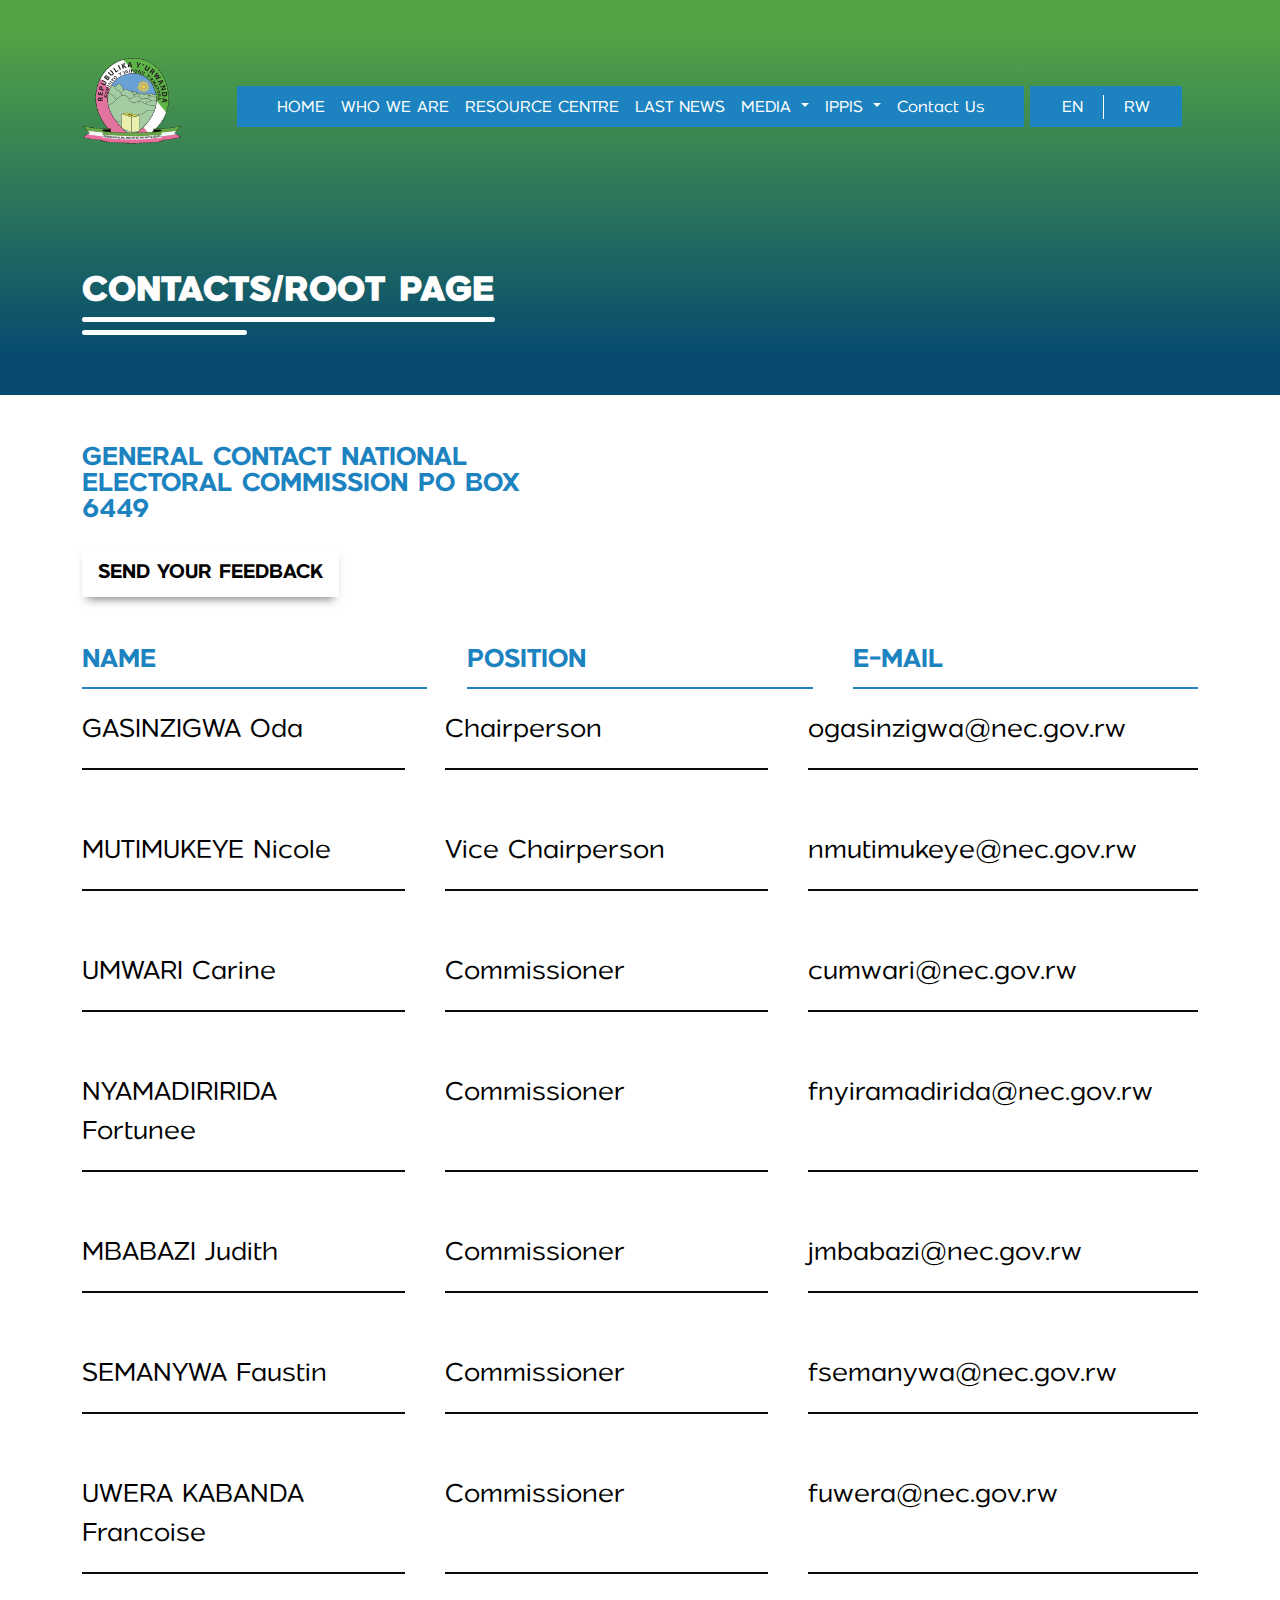
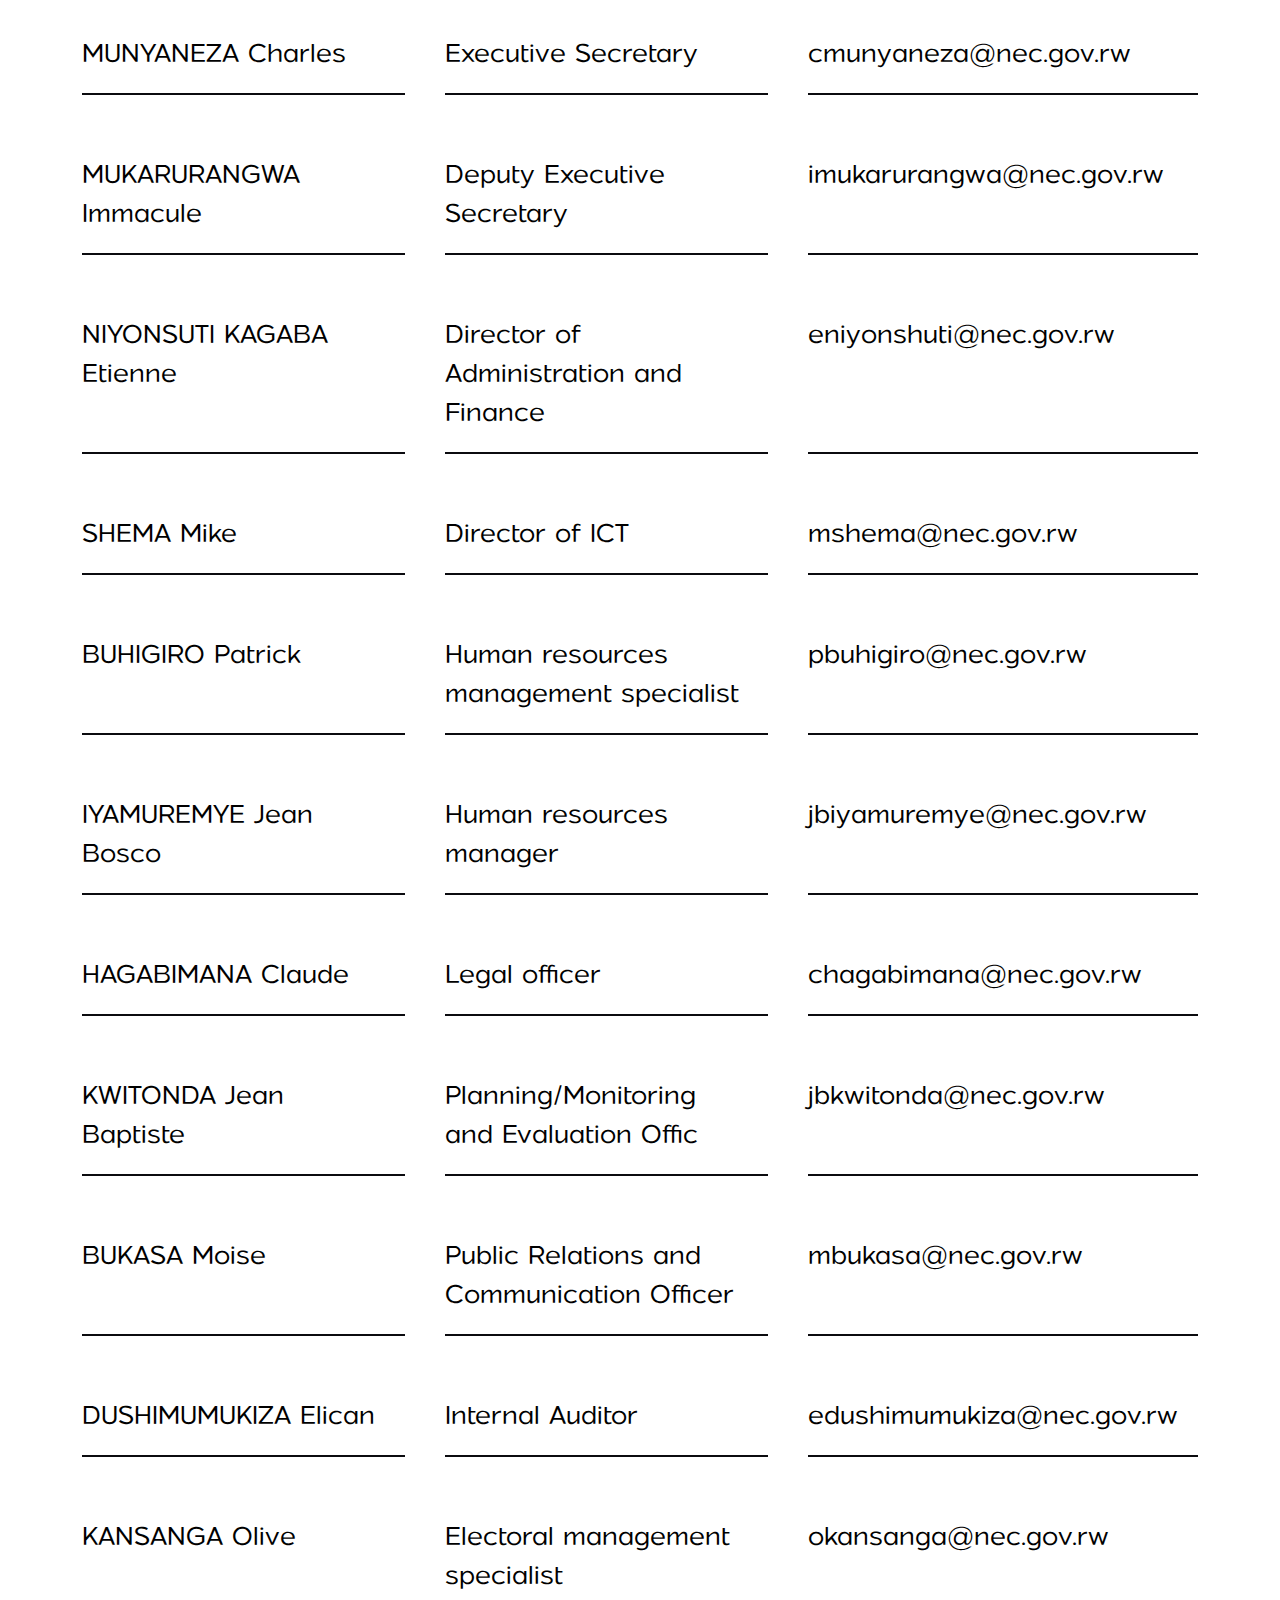
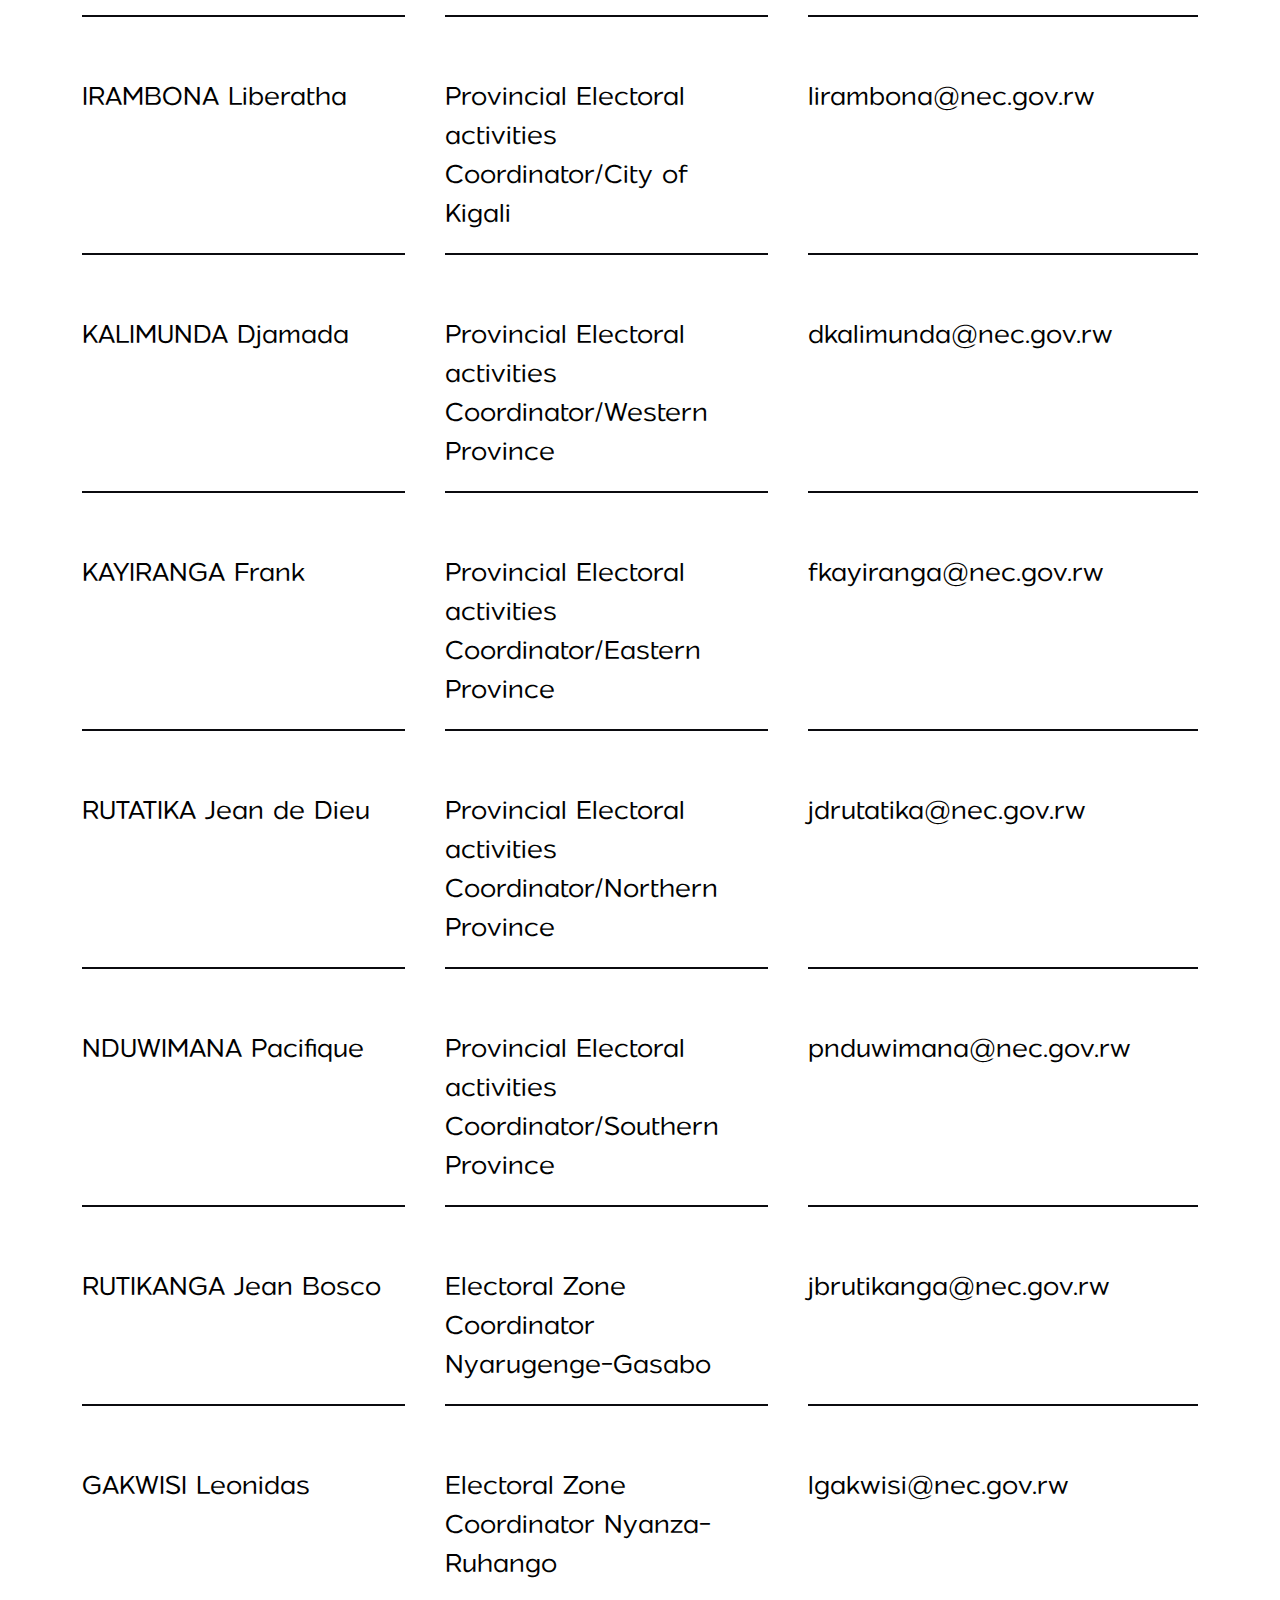
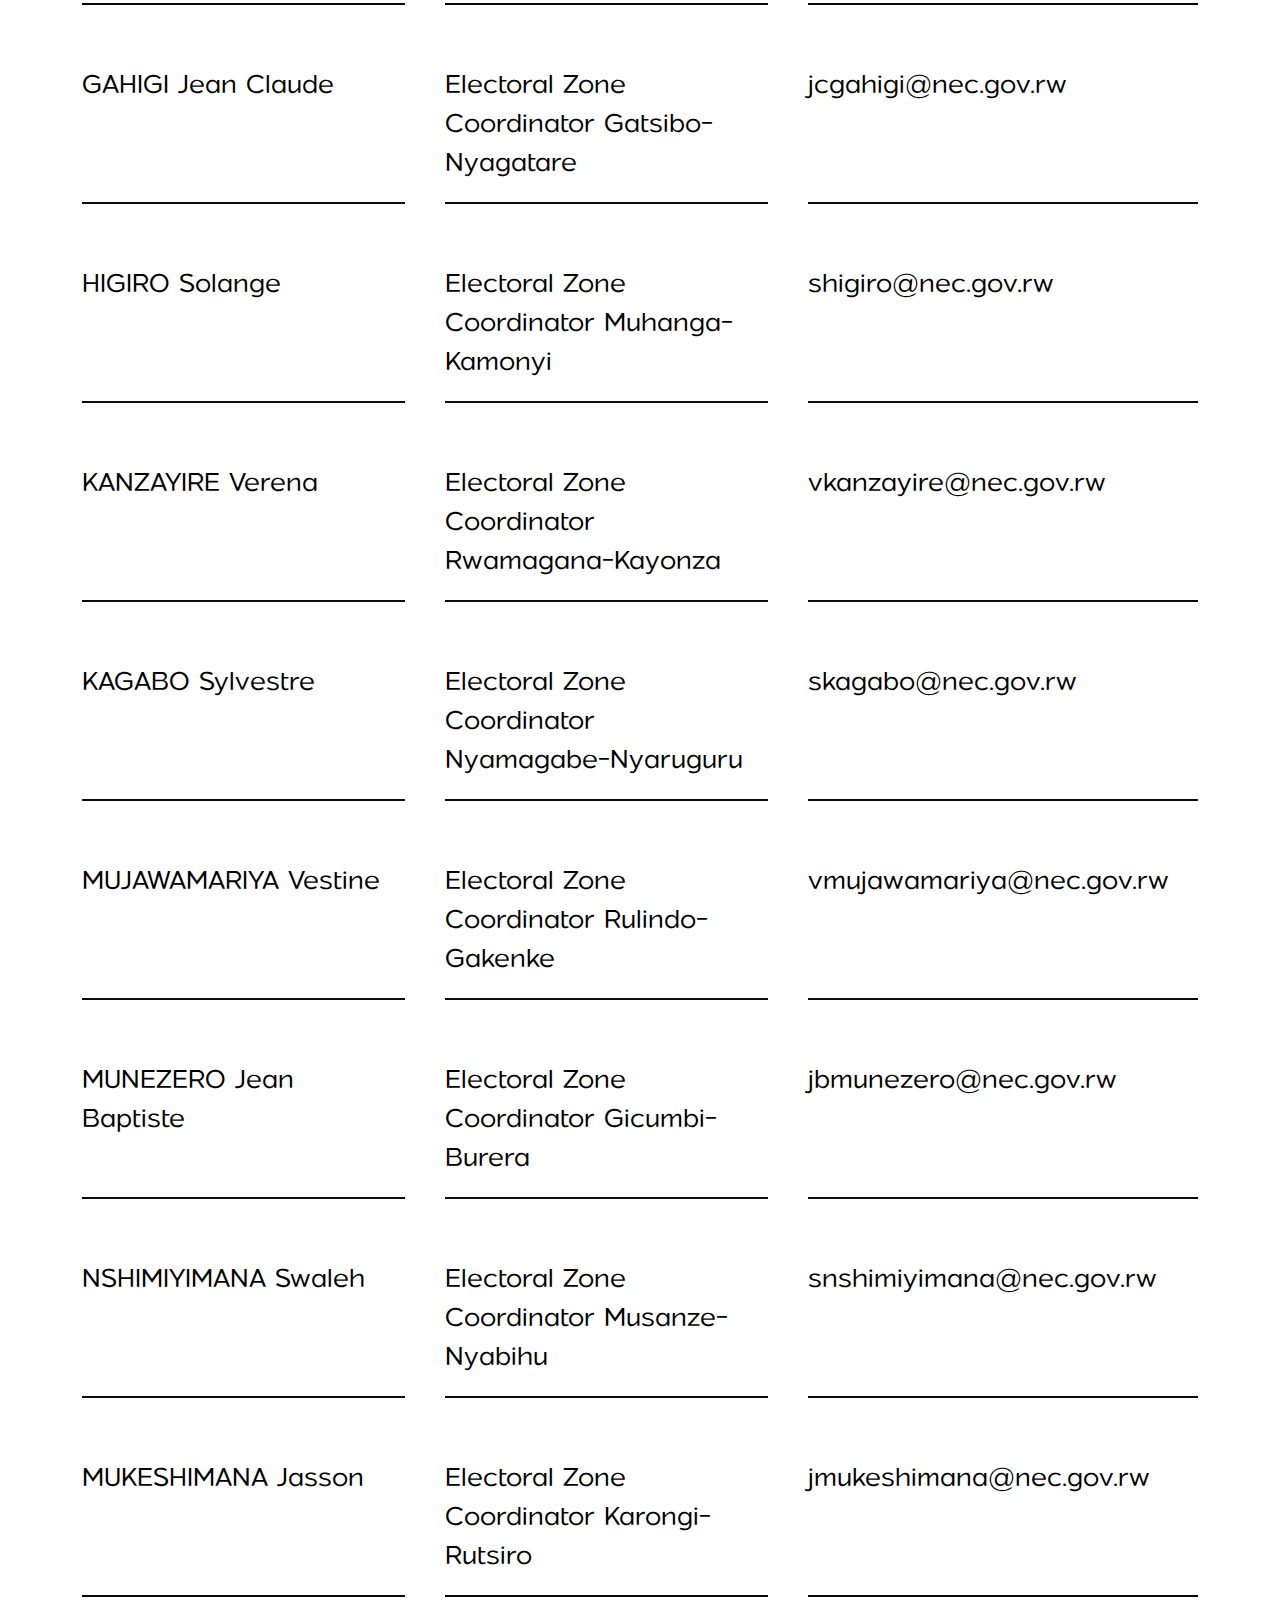
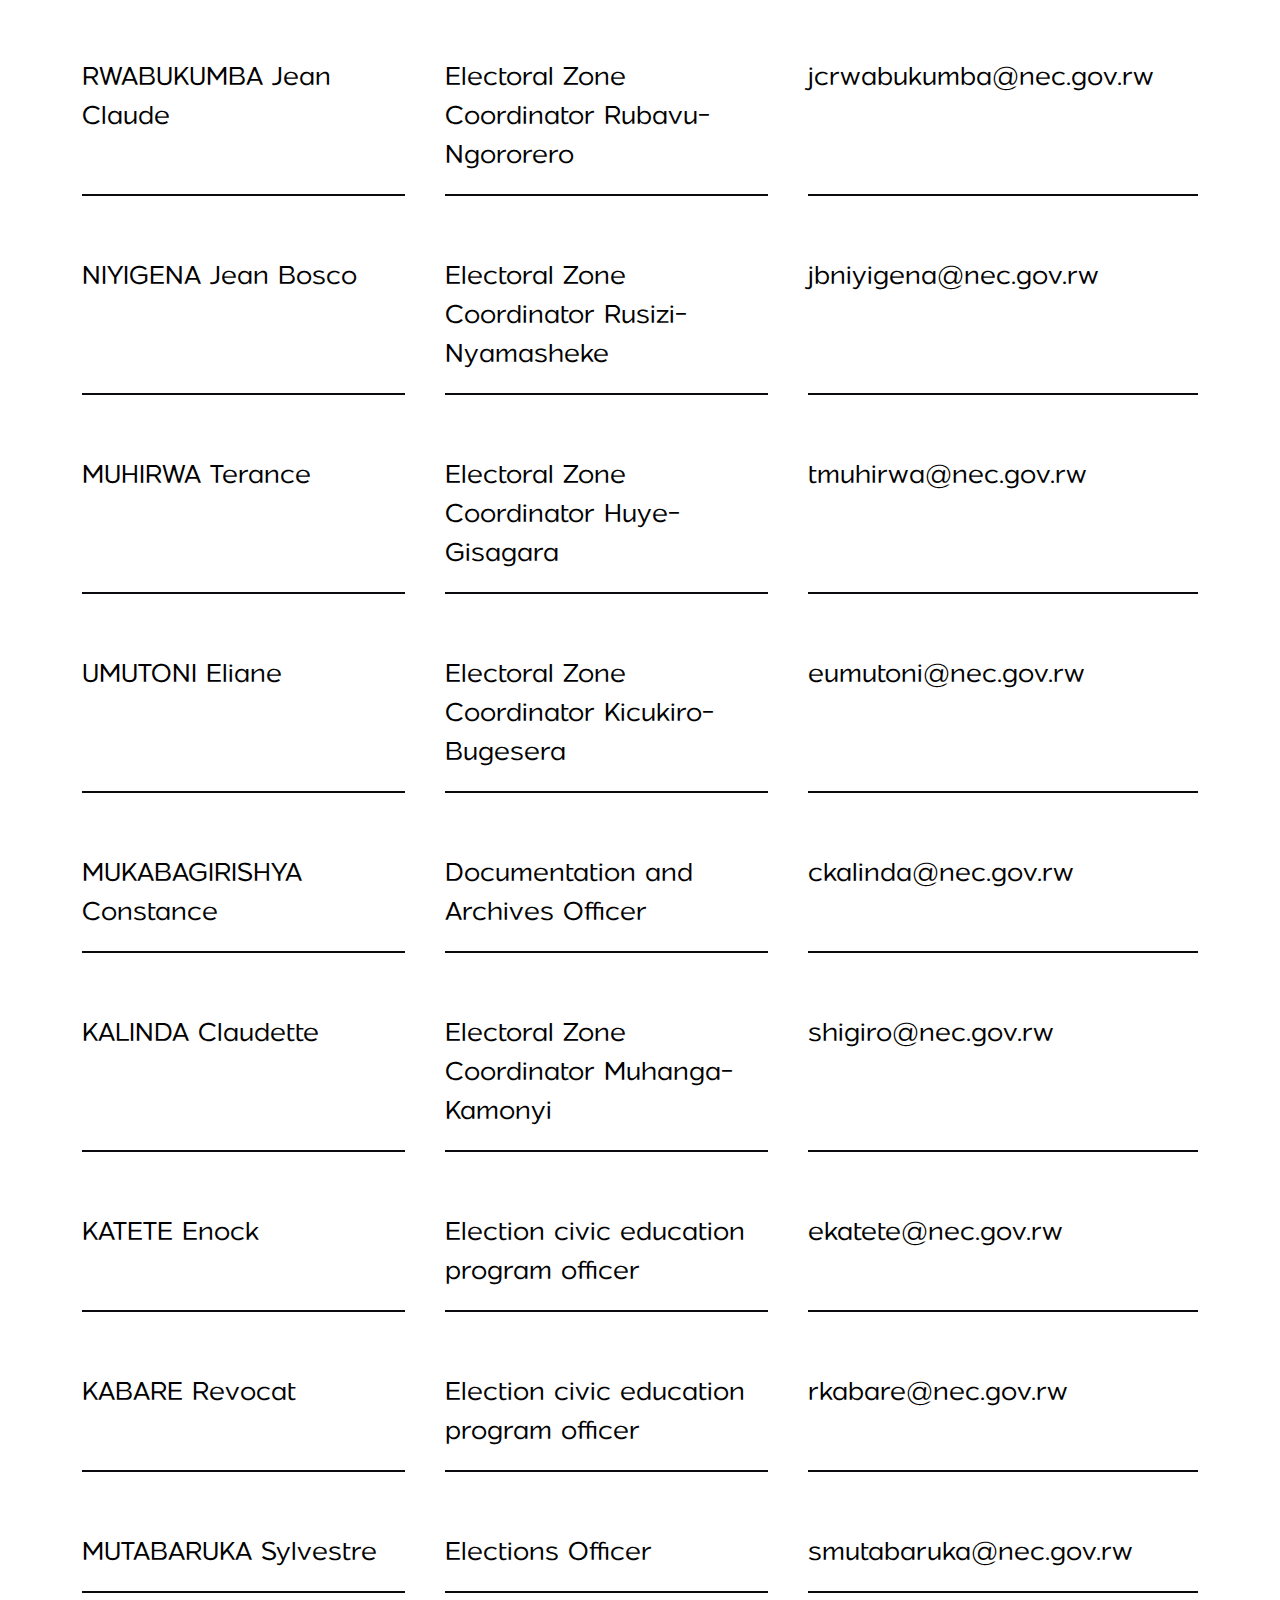
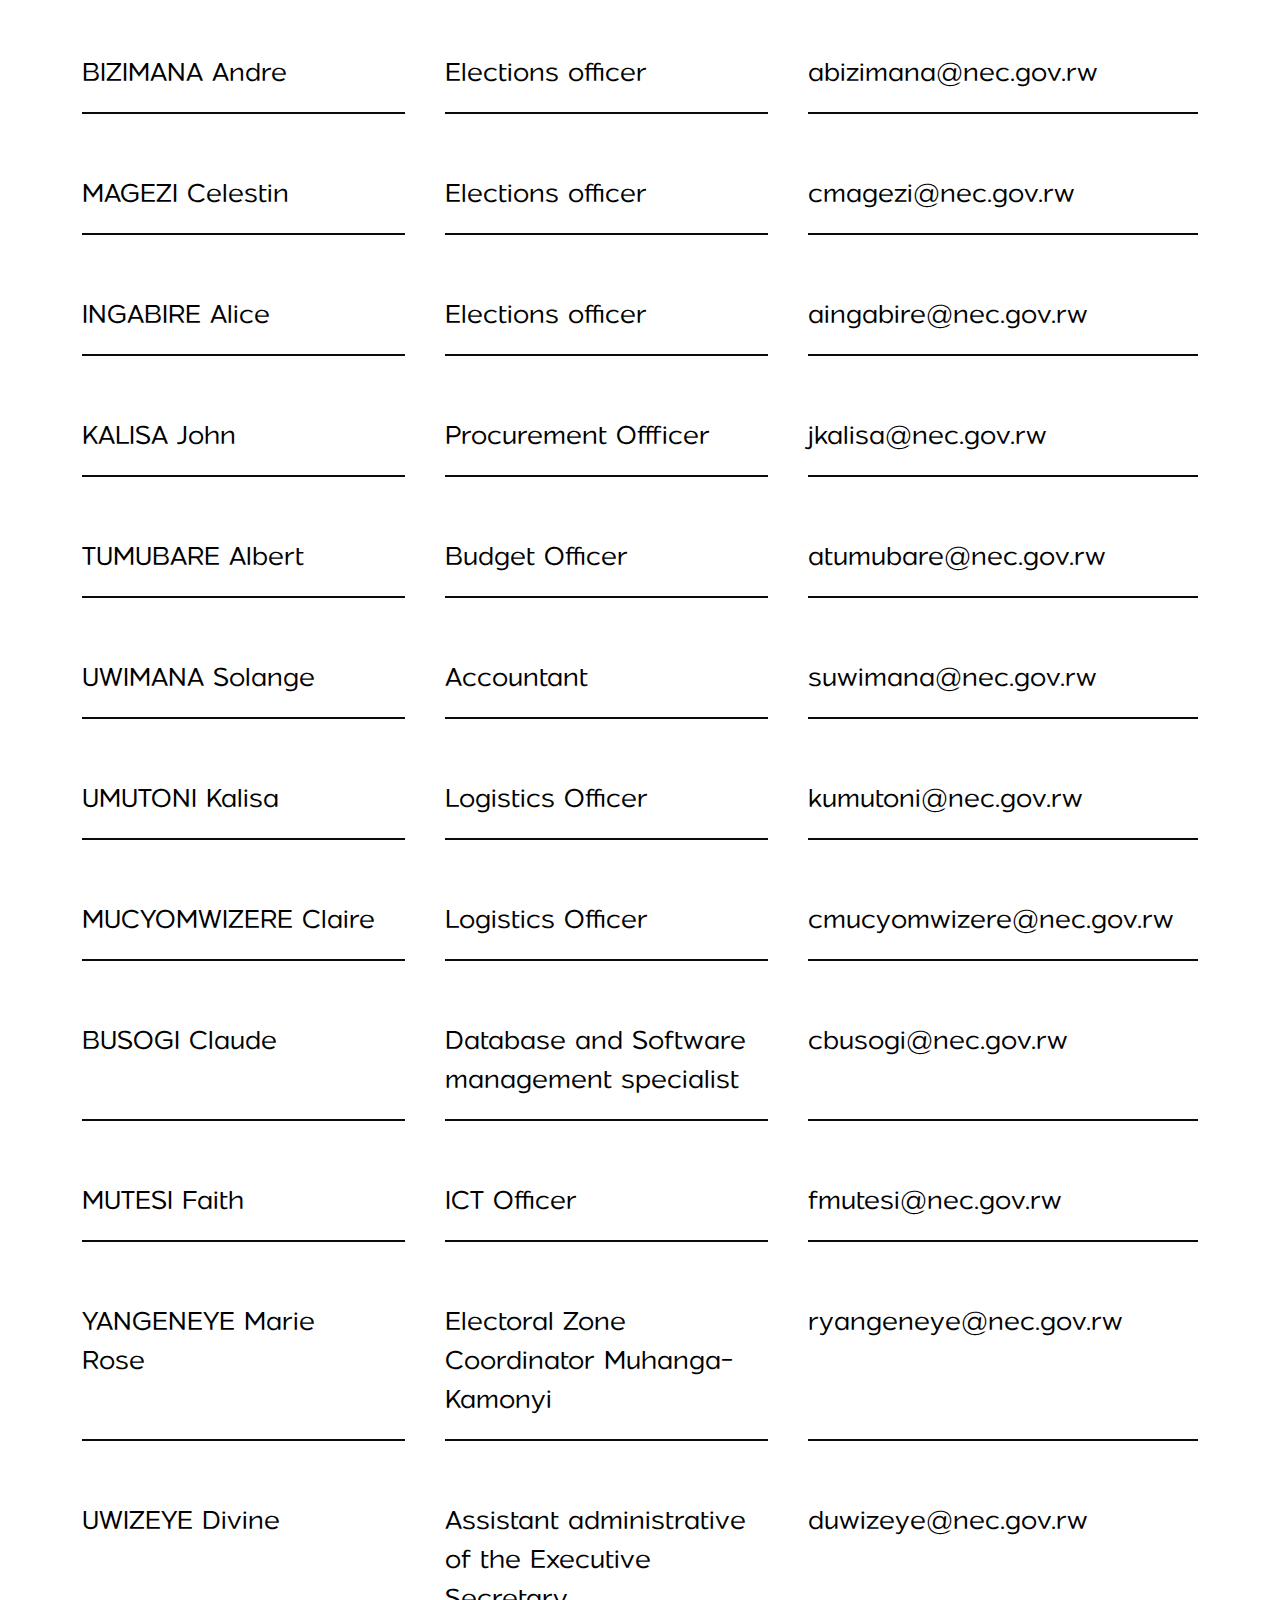
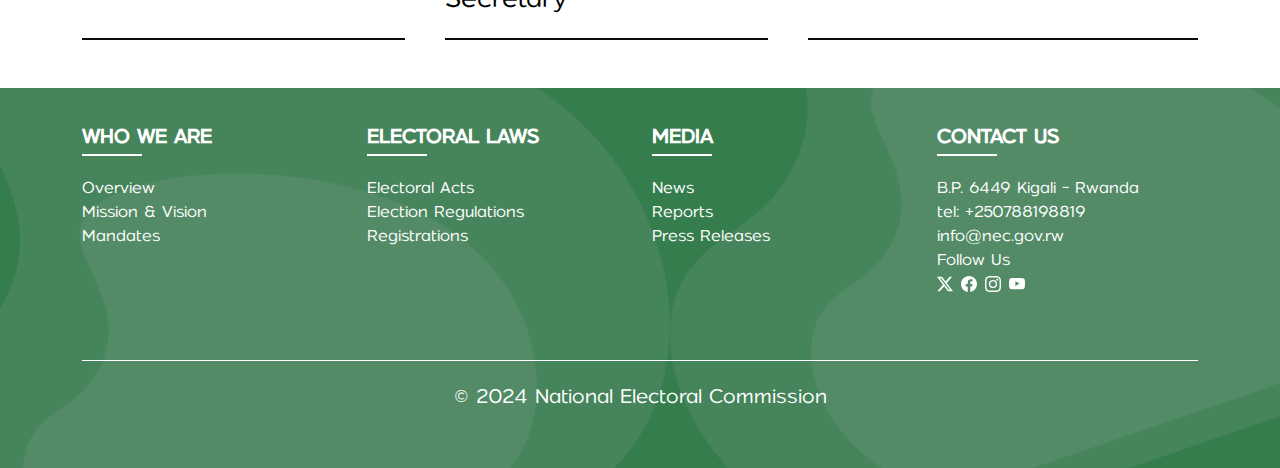
<file: contact/index.html>
<!DOCTYPE html>
<html lang="en">
<head>
    <meta charset="UTF-8">
    <meta name="viewport" content="width=device-width, initial-scale=1.0">
    <title>contact</title>
    <link rel="icon" type="image/x-icon" href="../asset/img/Logo@2x.png">
    <link rel="stylesheet" href="style.css">
    <link rel="stylesheet" href="../style.css">
    <link href="https://cdn.jsdelivr.net/npm/bootstrap@5.3.3/dist/css/bootstrap.min.css" rel="stylesheet" integrity="sha384-QWTKZyjpPEjISv5WaRU9OFeRpok6YctnYmDr5pNlyT2bRjXh0JMhjY6hW+ALEwIH" crossorigin="anonymous">
    <link rel="stylesheet" href="https://cdn.jsdelivr.net/npm/bootstrap-icons@1.11.3/font/bootstrap-icons.min.css">

</head> 
<body>
    <nav class="navbar navbar-expand-lg d-flex flex-column navv ">
        <div class="container-fluid nav-wrapper navcontainnn container ">
          <a class="navbar-brand myLogo" href="#"
            ><img
              class="img-fluid w-50 logoimge"
              src="../asset/img/Logo@2x.png"
              alt="site logo"
            />
          </a>
          
          <div class="linkx">

            <button
            class="navbar-toggler  mytoggler"
            type="button"
            data-bs-toggle="collapse"
            data-bs-target="#navbarNav"
            aria-controls="navbarNav"
            aria-expanded="false"
            aria-label="Toggle navigation"
          >
            <span class=""><i class="bi bi-list"></i></span>
          </button>


          <div class="collapse navbar-collapse macolaps" id="navbarNav">
             <ul class="navbar-nav nav-parent">
              <li class="nav-item">
                <a class="nav-link" href="../index.html">HOME</a>
              </li>
              <li class="nav-item">
                <a class="nav-link" href="../whoWeAre/index.html">WHO WE ARE</a>
              </li>

              <li class="nav-item">
                <a class="nav-link" href="../resourceCentre/index.html">RESOURCE CENTRE</a>
              </li>
              
              <li class="nav-item">
                <a class="nav-link" href="../lastNews/index.html">LAST NEWS</a>
              </li>

              <li class="nav-item dropdown">
                <a
                  class="nav-link dropdown-toggle"
                  href="#"
                  role="button"
                  data-bs-toggle="dropdown"
                  aria-expanded="false"
                >
                MEDIA
                </a>
                <ul class="dropdown-menu dropmenu">
                  <li><a class="dropdown-item" href="../reports/index.html">Reports</a></li>
                  <li><a class="dropdown-item" href="../publication/index.html">Publications</a></li>
                  <li><a class="dropdown-item" href="../PressReleases/index.html">Press Releases</a></li>
                  <li><a class="dropdown-item" href="../ElectoralActs/index.html">Electoral Acts</a></li>
                  <li><a class="dropdown-item" href="../ElectionRegulations/index.html">Election Regulations</a></li>
                </ul>
              </li>

              <li class="nav-item dropdown">
                <a
                  class="nav-link dropdown-toggle"
                  href="#"
                  role="button"
                  data-bs-toggle="dropdown"
                  aria-expanded="false"
                >
                IPPIS
                </a>
                <ul class="dropdown-menu dropmenu">
                  <li><a class="dropdown-item" href="#">Rwanda Public Self Employee Self Service Portal</a></li>
                  <li><a class="dropdown-item" href="https://recruitment.mifotra.gov.rw/">Rwanda Public Service e-Recruitment</a></li>
                </ul>
              </li>
              
              <li class="nav-item">
                <a class="nav-link" href="../contact/index.html">Contact Us</a>
              </li>
            </ul> 
          </div> 
          <div class="languages">
            <ul>
                <li class="eng "><a href="#">EN</a></li>
                <li class="rw "><a href="#">RW</a></li>
            </ul>
        </div> 
        </div>  
        </div>
      </nav>

    <section class="first-section">
        <div class="container maContaina">
            <h1 class="contactTitle">CONTACTS/ROOT PAGE</h1>
        </div>
    </section>

   <div class="container">

    <div class="topDiv">
      <div class="topTitle">
        <h2>GENERAL CONTACT NATIONAL ELECTORAL COMMISSION PO BOX 6449</h2>
      </div>
      <div class="scndTitle">
        <a class="btn" href="#">SEND YOUR FEEDBACK</a>
      </div>

    </div>
    
    <div class="contactTable pb-5">
          <div class="contactTableHeader">
            <div class="grid-itemHeader grdHeader">
              NAME


            </div>
            <div class="grid-itemHeader grdHeader">
              POSITION


            </div>
            <div class="grid-itemHeader grdHeader">
              E-MAIL


            </div>
            
          </div>
          <div class="contactBody">
            <div class="grid-itemBody">
              GASINZIGWA Oda
            </div>
            <div class="grid-itemBody">
              Chairperson
            </div>
            <div class="grid-itemBody">
              ogasinzigwa@nec.gov.rw
            </div>


            <div class="grid-itemBody">
              MUTIMUKEYE Nicole
            </div>
            <div class="grid-itemBody">
              Vice Chairperson
            </div>
            <div class="grid-itemBody">
              nmutimukeye@nec.gov.rw
            </div>
           
            <div class="grid-itemBody">
              UMWARI Carine
            </div>
            <div class="grid-itemBody">
              Commissioner
            </div>
            <div class="grid-itemBody">
              cumwari@nec.gov.rw
            </div>

            <div class="grid-itemBody">
              NYAMADIRIRIDA Fortunee
            </div>
            <div class="grid-itemBody">
              Commissioner
            </div>
            <div class="grid-itemBody">
              fnyiramadirida@nec.gov.rw
            </div>
            
            <div class="grid-itemBody">
              MBABAZI Judith
            </div>
            <div class="grid-itemBody">
              Commissioner
            </div>
            <div class="grid-itemBody">
              jmbabazi@nec.gov.rw
            </div>

            <div class="grid-itemBody">
              SEMANYWA Faustin
            </div>
            <div class="grid-itemBody">
              Commissioner
            </div>
            <div class="grid-itemBody">
              fsemanywa@nec.gov.rw
            </div>



            <div class="grid-itemBody">
              UWERA KABANDA Francoise
            </div>
            <div class="grid-itemBody">
              Commissioner
            </div>
            <div class="grid-itemBody">
              fuwera@nec.gov.rw
            </div>



            <div class="grid-itemBody">
              MUNYANEZA Charles
            </div>
            <div class="grid-itemBody">
              Executive Secretary
            </div>
            <div class="grid-itemBody">
              cmunyaneza@nec.gov.rw
            </div>



            <div class="grid-itemBody">
              MUKARURANGWA Immacule
            </div>
            <div class="grid-itemBody">
              Deputy Executive Secretary
            </div>
            <div class="grid-itemBody">
              imukarurangwa@nec.gov.rw
            </div>


            <div class="grid-itemBody">
              NIYONSUTI KAGABA Etienne
            </div>
            <div class="grid-itemBody">
              Director of Administration and Finance
            </div>
            <div class="grid-itemBody">
              eniyonshuti@nec.gov.rw
            </div>


            <div class="grid-itemBody">
              SHEMA Mike
            </div>
            <div class="grid-itemBody">
              Director of ICT
            </div>
            <div class="grid-itemBody">
              mshema@nec.gov.rw
            </div>



            <div class="grid-itemBody">
              BUHIGIRO Patrick
            </div>
            <div class="grid-itemBody">
              Human resources management specialist
            </div>
            <div class="grid-itemBody">
              pbuhigiro@nec.gov.rw
            </div>



            <div class="grid-itemBody">
              IYAMUREMYE Jean Bosco
            </div>
            <div class="grid-itemBody">
              Human resources manager
            </div>
            <div class="grid-itemBody">
              jbiyamuremye@nec.gov.rw
            </div>




            <div class="grid-itemBody">
              HAGABIMANA Claude
            </div>
            <div class="grid-itemBody">
              Legal officer
            </div>
            <div class="grid-itemBody">
              chagabimana@nec.gov.rw
            </div>


            
            <div class="grid-itemBody">
              KWITONDA Jean Baptiste
            </div>
            <div class="grid-itemBody">
              Planning/Monitoring and Evaluation Offic
            </div>
            <div class="grid-itemBody">
              jbkwitonda@nec.gov.rw
            </div>


            <div class="grid-itemBody">
              BUKASA Moise
            </div>
            <div class="grid-itemBody">
              Public Relations and Communication Officer
            </div>
            <div class="grid-itemBody">
              mbukasa@nec.gov.rw
            </div>


            <div class="grid-itemBody">
              DUSHIMUMUKIZA Elican
            </div>
            <div class="grid-itemBody">
              Internal Auditor
            </div>
            <div class="grid-itemBody">
              edushimumukiza@nec.gov.rw
            </div>


            <div class="grid-itemBody">
              KANSANGA Olive
            </div>
            <div class="grid-itemBody">
              Electoral management specialist
            </div>
            <div class="grid-itemBody">
              okansanga@nec.gov.rw
            </div>


            <div class="grid-itemBody">
              IRAMBONA Liberatha
            </div>
            <div class="grid-itemBody">
              Provincial Electoral activities Coordinator/City of Kigali
            </div>
            <div class="grid-itemBody">
              lirambona@nec.gov.rw
            </div>


            <div class="grid-itemBody">
              KALIMUNDA Djamada
            </div>
            <div class="grid-itemBody">
              Provincial Electoral activities Coordinator/Western Province
            </div>
            <div class="grid-itemBody">
              dkalimunda@nec.gov.rw
            </div>


            <div class="grid-itemBody">
              KAYIRANGA Frank
            </div>
            <div class="grid-itemBody">
              Provincial Electoral activities Coordinator/Eastern Province
            </div>
            <div class="grid-itemBody">
              fkayiranga@nec.gov.rw
            </div>


            <div class="grid-itemBody">
              RUTATIKA Jean de Dieu
            </div>
            <div class="grid-itemBody">
              Provincial Electoral activities Coordinator/Northern Province
            </div>
            <div class="grid-itemBody">
              jdrutatika@nec.gov.rw
            </div>


            <div class="grid-itemBody">
              NDUWIMANA Pacifique
            </div>
            <div class="grid-itemBody">
              Provincial Electoral activities Coordinator/Southern Province
            </div>
            <div class="grid-itemBody">
              pnduwimana@nec.gov.rw
            </div>


            <div class="grid-itemBody">
              RUTIKANGA Jean Bosco
            </div>
            <div class="grid-itemBody">
              Electoral Zone Coordinator Nyarugenge-Gasabo
            </div>
            <div class="grid-itemBody">
              jbrutikanga@nec.gov.rw
            </div>


            <div class="grid-itemBody">
              GAKWISI Leonidas
            </div>
            <div class="grid-itemBody">
              Electoral Zone Coordinator Nyanza-Ruhango
            </div>
            <div class="grid-itemBody">
              lgakwisi@nec.gov.rw
            </div>


            <div class="grid-itemBody">
              GAHIGI Jean Claude
            </div>
            <div class="grid-itemBody">
              Electoral Zone Coordinator Gatsibo-Nyagatare
            </div>
            <div class="grid-itemBody">
              jcgahigi@nec.gov.rw
            </div>


            <div class="grid-itemBody">
              HIGIRO Solange
            </div>
            <div class="grid-itemBody">
              Electoral Zone Coordinator Muhanga-Kamonyi
            </div>
            <div class="grid-itemBody">
              shigiro@nec.gov.rw
            </div>



            <div class="grid-itemBody">
              KANZAYIRE Verena
            </div>
            <div class="grid-itemBody">
              Electoral Zone Coordinator Rwamagana-Kayonza
            </div>
            <div class="grid-itemBody">
              vkanzayire@nec.gov.rw
            </div>


            <div class="grid-itemBody">
              KAGABO Sylvestre
            </div>
            <div class="grid-itemBody">
              Electoral Zone Coordinator Nyamagabe-Nyaruguru
            </div>
            <div class="grid-itemBody">
              skagabo@nec.gov.rw
            </div>


            <div class="grid-itemBody">
              MUJAWAMARIYA Vestine
            </div>
            <div class="grid-itemBody">
              Electoral Zone Coordinator Rulindo-Gakenke
            </div>
            <div class="grid-itemBody">
              vmujawamariya@nec.gov.rw
            </div>


            <div class="grid-itemBody">
              MUNEZERO Jean Baptiste
            </div>
            <div class="grid-itemBody">
              Electoral Zone Coordinator Gicumbi-Burera
            </div>
            <div class="grid-itemBody">
              jbmunezero@nec.gov.rw
            </div>



            <div class="grid-itemBody">
              NSHIMIYIMANA Swaleh
            </div>
            <div class="grid-itemBody">
              Electoral Zone Coordinator Musanze-Nyabihu
            </div>
            <div class="grid-itemBody">
              snshimiyimana@nec.gov.rw
            </div>


            <div class="grid-itemBody">
              MUKESHIMANA Jasson
            </div>
            <div class="grid-itemBody">
              Electoral Zone Coordinator Karongi-Rutsiro
            </div>
            <div class="grid-itemBody">
              jmukeshimana@nec.gov.rw
            </div>



            <div class="grid-itemBody">
              RWABUKUMBA Jean Claude
            </div>
            <div class="grid-itemBody">
              Electoral Zone Coordinator Rubavu-Ngororero
            </div>
            <div class="grid-itemBody">
              jcrwabukumba@nec.gov.rw
            </div>


            <div class="grid-itemBody">
              NIYIGENA Jean Bosco
            </div>
            <div class="grid-itemBody">
              Electoral Zone Coordinator Rusizi-Nyamasheke
            </div>
            <div class="grid-itemBody">
              jbniyigena@nec.gov.rw
            </div>


            <div class="grid-itemBody">
              MUHIRWA Terance
            </div>
            <div class="grid-itemBody">
              Electoral Zone Coordinator Huye-Gisagara
            </div>
            <div class="grid-itemBody">
              tmuhirwa@nec.gov.rw
            </div>


            <div class="grid-itemBody">
              UMUTONI Eliane
            </div>
            <div class="grid-itemBody">
              Electoral Zone Coordinator Kicukiro-Bugesera
            </div>
            <div class="grid-itemBody">
              eumutoni@nec.gov.rw
            </div>

            <div class="grid-itemBody">
              MUKABAGIRISHYA Constance
            </div>
            <div class="grid-itemBody">
              Documentation and Archives Officer
            </div>
            <div class="grid-itemBody">
              ckalinda@nec.gov.rw
            </div>


            <div class="grid-itemBody">
              KALINDA Claudette
            </div>
            <div class="grid-itemBody">
              Electoral Zone Coordinator Muhanga-Kamonyi
            </div>
            <div class="grid-itemBody">
              shigiro@nec.gov.rw
            </div>


            <div class="grid-itemBody">
              KATETE Enock
            </div>
            <div class="grid-itemBody">
              Election civic education program officer
            </div>
            <div class="grid-itemBody">
              ekatete@nec.gov.rw
            </div>


            <div class="grid-itemBody">
              KABARE Revocat
            </div>
            <div class="grid-itemBody">
              Election civic education program officer
            </div>
            <div class="grid-itemBody">
              rkabare@nec.gov.rw
            </div>


            <div class="grid-itemBody">
              MUTABARUKA Sylvestre
            </div>
            <div class="grid-itemBody">
              Elections Officer
            </div>
            <div class="grid-itemBody">
              smutabaruka@nec.gov.rw
            </div>


            <div class="grid-itemBody">
              BIZIMANA Andre
            </div>
            <div class="grid-itemBody">
              Elections officer
            </div>
            <div class="grid-itemBody">
              abizimana@nec.gov.rw
            </div>


            <div class="grid-itemBody">
              MAGEZI Celestin
            </div>
            <div class="grid-itemBody">
              Elections officer
            </div>
            <div class="grid-itemBody">
              cmagezi@nec.gov.rw
            </div>


            <div class="grid-itemBody">
              INGABIRE Alice
            </div>
            <div class="grid-itemBody">
              Elections officer
            </div>
            <div class="grid-itemBody">
              aingabire@nec.gov.rw
            </div>



            <div class="grid-itemBody">
              KALISA John
            </div>
            <div class="grid-itemBody">
              Procurement Offficer
            </div>
            <div class="grid-itemBody">
              jkalisa@nec.gov.rw
            </div>



            <div class="grid-itemBody">
              TUMUBARE Albert
            </div>
            <div class="grid-itemBody">
              Budget Officer
            </div>
            <div class="grid-itemBody">
              atumubare@nec.gov.rw
            </div>


            <div class="grid-itemBody">
              UWIMANA Solange
            </div>
            <div class="grid-itemBody">
              Accountant
            </div>
            <div class="grid-itemBody">
              suwimana@nec.gov.rw
            </div>



            <div class="grid-itemBody">
              UMUTONI Kalisa
            </div>
            <div class="grid-itemBody">
              Logistics Officer
            </div>
            <div class="grid-itemBody">
              kumutoni@nec.gov.rw
            </div>



            <div class="grid-itemBody">
              MUCYOMWIZERE Claire
            </div>
            <div class="grid-itemBody">
              Logistics Officer
            </div>
            <div class="grid-itemBody">
              cmucyomwizere@nec.gov.rw
            </div>



            <div class="grid-itemBody">
              BUSOGI Claude
            </div>
            <div class="grid-itemBody">
              Database and Software management specialist
            </div>
            <div class="grid-itemBody">
              cbusogi@nec.gov.rw
            </div>



            <div class="grid-itemBody">
              MUTESI Faith
            </div>
            <div class="grid-itemBody">
              ICT Officer
            </div>
            <div class="grid-itemBody">
              fmutesi@nec.gov.rw
            </div>



            <div class="grid-itemBody">
              YANGENEYE Marie Rose
            </div>
            <div class="grid-itemBody">
              Electoral Zone Coordinator Muhanga-Kamonyi
            </div>
            <div class="grid-itemBody">
              ryangeneye@nec.gov.rw
            </div>



            <div class="grid-itemBody">
              UWIZEYE Divine
            </div>
            <div class="grid-itemBody">
              Assistant administrative of the Executive Secretary
            </div>
            <div class="grid-itemBody">
              duwizeye@nec.gov.rw
            </div>




          </div>
            
            

            
            
    </div>

   </div>



    
   <footer class="footer">
    <div class="sub-Footer">
      <section class="container">
       <div class="row magrid">
        <div class="col-md-3 fter-Section1">
            <h2>WHO WE ARE</h2>
            <ul>
                <li><a href="#">Overview</a></li>
                <li><a href="#">Mission & Vision</a></li>
                <li><a href="#">Mandates</a></li>
            </ul>
        </div>
        <div class="col-md-3 fter-Section1">
            <h2>ELECTORAL LAWS</h2>
            <ul>
                <li><a href="#">Electoral Acts</a></li>
                <li><a href="#">Election Regulations</a></li>
                <li><a href="#">Registrations</a></li>
            </ul>
        </div>
        <div class="col-md-3 fter-Section1">
            <h2>MEDIA</h2>
            <ul>
                <li><a href="#">News</a></li>
                <li><a href="#">Reports</a></li>
                <li><a href="#">Press Releases</a></li>
            </ul>
        </div>
        <div class="col-md-3 fter-Section1">
            <h2>CONTACT US</h2>
            <ul>
                <li>B.P. 6449 Kigali - Rwanda</li>
                <li>tel: +250788198819</li>
                <li>info@nec.gov.rw</li>
                <li>Follow Us</li>
                <li class="d-flex gap-2">
                    <span><a href="#">
                        <svg xmlns="http://www.w3.org/2000/svg" width="16" height="16" fill="currentColor" class="bi bi-twitter-x" viewBox="0 0 16 16">
                            <path d="M12.6.75h2.454l-5.36 6.142L16 15.25h-4.937l-3.867-5.07-4.425 5.07H.316l5.733-6.57L0 .75h5.063l3.495 4.633L12.601.75Zm-.86 13.028h1.36L4.323 2.145H2.865z"/>
                          </svg>
                    </a></span>
                    <span>
                        <a href="#">
                            <svg xmlns="http://www.w3.org/2000/svg" width="16" height="16" fill="currentColor" class="bi bi-facebook" viewBox="0 0 16 16">
                                <path d="M16 8.049c0-4.446-3.582-8.05-8-8.05C3.58 0-.002 3.603-.002 8.05c0 4.017 2.926 7.347 6.75 7.951v-5.625h-2.03V8.05H6.75V6.275c0-2.017 1.195-3.131 3.022-3.131.876 0 1.791.157 1.791.157v1.98h-1.009c-.993 0-1.303.621-1.303 1.258v1.51h2.218l-.354 2.326H9.25V16c3.824-.604 6.75-3.934 6.75-7.951"/>
                              </svg>
                        </a>
                    </span>
                    <span>
                        <a href="#">
                            <svg xmlns="http://www.w3.org/2000/svg" width="16" height="16" fill="currentColor" class="bi bi-instagram" viewBox="0 0 16 16">
                                <path d="M8 0C5.829 0 5.556.01 4.703.048 3.85.088 3.269.222 2.76.42a3.9 3.9 0 0 0-1.417.923A3.9 3.9 0 0 0 .42 2.76C.222 3.268.087 3.85.048 4.7.01 5.555 0 5.827 0 8.001c0 2.172.01 2.444.048 3.297.04.852.174 1.433.372 1.942.205.526.478.972.923 1.417.444.445.89.719 1.416.923.51.198 1.09.333 1.942.372C5.555 15.99 5.827 16 8 16s2.444-.01 3.298-.048c.851-.04 1.434-.174 1.943-.372a3.9 3.9 0 0 0 1.416-.923c.445-.445.718-.891.923-1.417.197-.509.332-1.09.372-1.942C15.99 10.445 16 10.173 16 8s-.01-2.445-.048-3.299c-.04-.851-.175-1.433-.372-1.941a3.9 3.9 0 0 0-.923-1.417A3.9 3.9 0 0 0 13.24.42c-.51-.198-1.092-.333-1.943-.372C10.443.01 10.172 0 7.998 0zm-.717 1.442h.718c2.136 0 2.389.007 3.232.046.78.035 1.204.166 1.486.275.373.145.64.319.92.599s.453.546.598.92c.11.281.24.705.275 1.485.039.843.047 1.096.047 3.231s-.008 2.389-.047 3.232c-.035.78-.166 1.203-.275 1.485a2.5 2.5 0 0 1-.599.919c-.28.28-.546.453-.92.598-.28.11-.704.24-1.485.276-.843.038-1.096.047-3.232.047s-2.39-.009-3.233-.047c-.78-.036-1.203-.166-1.485-.276a2.5 2.5 0 0 1-.92-.598 2.5 2.5 0 0 1-.6-.92c-.109-.281-.24-.705-.275-1.485-.038-.843-.046-1.096-.046-3.233s.008-2.388.046-3.231c.036-.78.166-1.204.276-1.486.145-.373.319-.64.599-.92s.546-.453.92-.598c.282-.11.705-.24 1.485-.276.738-.034 1.024-.044 2.515-.045zm4.988 1.328a.96.96 0 1 0 0 1.92.96.96 0 0 0 0-1.92m-4.27 1.122a4.109 4.109 0 1 0 0 8.217 4.109 4.109 0 0 0 0-8.217m0 1.441a2.667 2.667 0 1 1 0 5.334 2.667 2.667 0 0 1 0-5.334"/>
                            </svg>
                        </a>
                    </span>
                    <span>
                        <a href="#">
                            <svg xmlns="http://www.w3.org/2000/svg" width="16" height="16" fill="currentColor" class="bi bi-youtube" viewBox="0 0 16 16">
                                <path d="M8.051 1.999h.089c.822.003 4.987.033 6.11.335a2.01 2.01 0 0 1 1.415 1.42c.101.38.172.883.22 1.402l.01.104.022.26.008.104c.065.914.073 1.77.074 1.957v.075c-.001.194-.01 1.108-.082 2.06l-.008.105-.009.104c-.05.572-.124 1.14-.235 1.558a2.01 2.01 0 0 1-1.415 1.42c-1.16.312-5.569.334-6.18.335h-.142c-.309 0-1.587-.006-2.927-.052l-.17-.006-.087-.004-.171-.007-.171-.007c-1.11-.049-2.167-.128-2.654-.26a2.01 2.01 0 0 1-1.415-1.419c-.111-.417-.185-.986-.235-1.558L.09 9.82l-.008-.104A31 31 0 0 1 0 7.68v-.123c.002-.215.01-.958.064-1.778l.007-.103.003-.052.008-.104.022-.26.01-.104c.048-.519.119-1.023.22-1.402a2.01 2.01 0 0 1 1.415-1.42c.487-.13 1.544-.21 2.654-.26l.17-.007.172-.006.086-.003.171-.007A100 100 0 0 1 7.858 2zM6.4 5.209v4.818l4.157-2.408z"/>
                            </svg>
                        </a>
                    </span>
                </li>
            </ul>
        </div>
       </div>
       <div class="d-flex gap-2  justify-content-center copyrightt"> <span>&copy; 2024</span><p>National Electoral Commission</p></div>
    </section>
    </div>
   </footer>

    <script src="https://cdn.jsdelivr.net/npm/bootstrap@5.3.3/dist/js/bootstrap.bundle.min.js" integrity="sha384-YvpcrYf0tY3lHB60NNkmXc5s9fDVZLESaAA55NDzOxhy9GkcIdslK1eN7N6jIeHz" crossorigin="anonymous"></script>
</body>
</html>
</file>
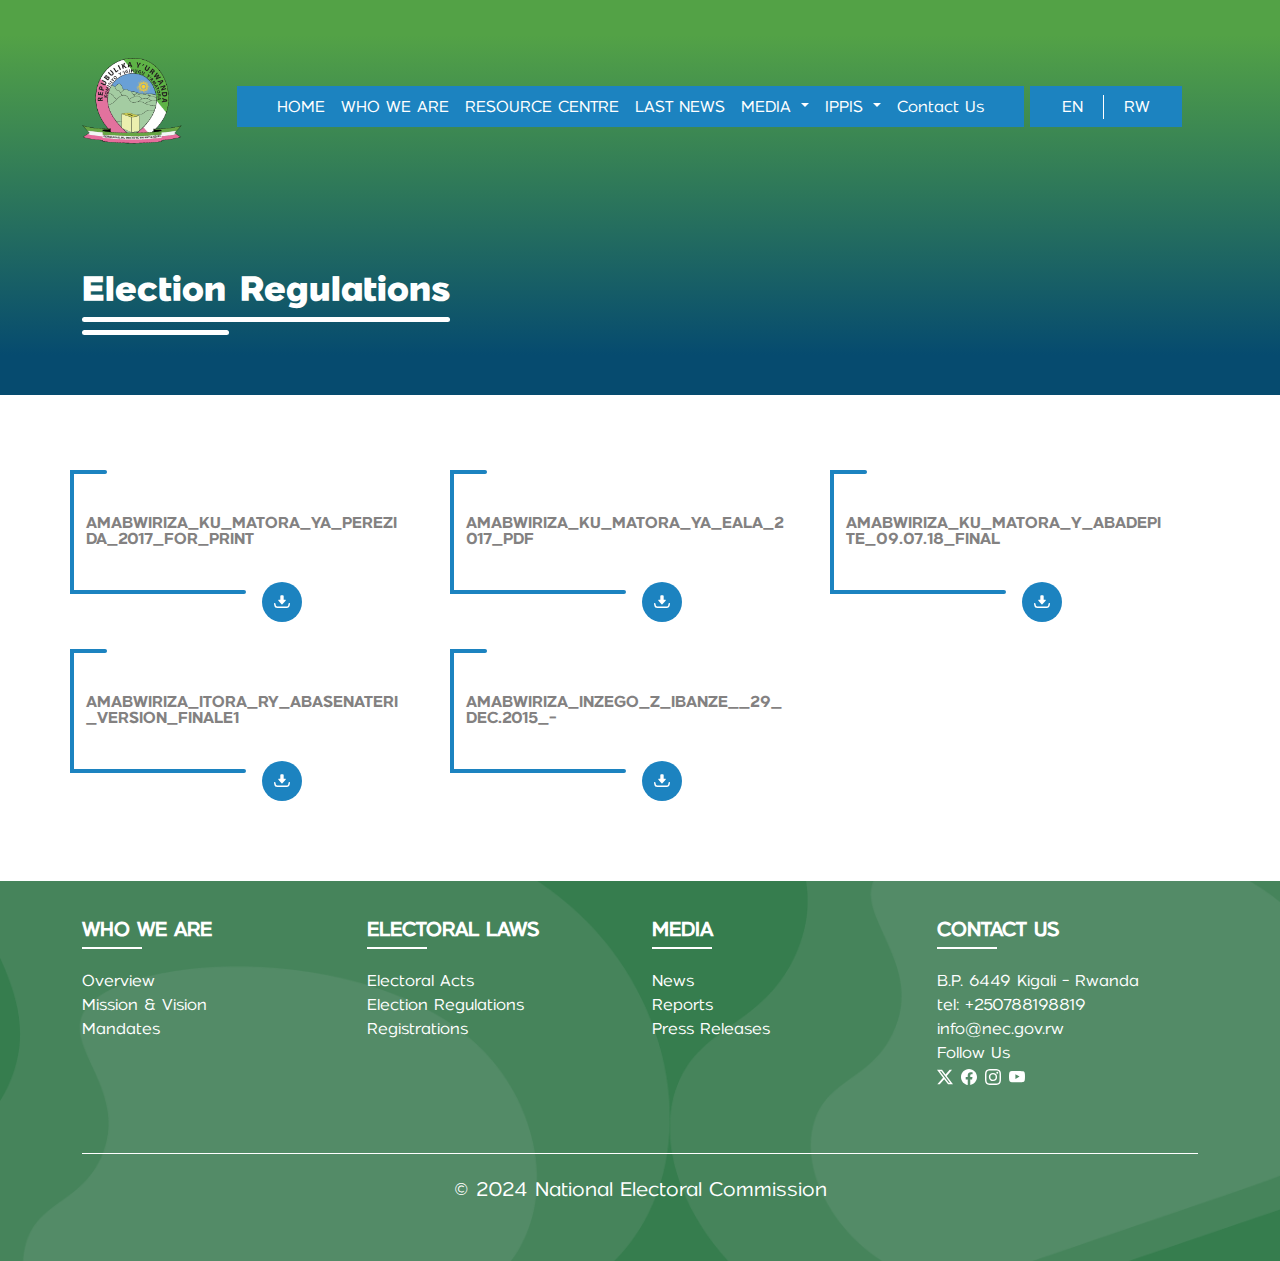
<file: ElectionRegulations/index.html>
<!DOCTYPE html>
<html lang="en">
<head>
    <meta charset="UTF-8">
    <meta name="viewport" content="width=device-width, initial-scale=1.0">
    <title>Election Regulations</title>
    <link rel="icon" type="image/x-icon" href="../asset/img/Logo@2x.png">
    <link rel="stylesheet" href="style.css">
    <link rel="stylesheet" href="../style.css">
    <link href="https://cdn.jsdelivr.net/npm/bootstrap@5.3.3/dist/css/bootstrap.min.css" rel="stylesheet" integrity="sha384-QWTKZyjpPEjISv5WaRU9OFeRpok6YctnYmDr5pNlyT2bRjXh0JMhjY6hW+ALEwIH" crossorigin="anonymous">
    <link rel="stylesheet" href="https://cdn.jsdelivr.net/npm/bootstrap-icons@1.11.3/font/bootstrap-icons.min.css">
</head>
<body>
    <nav class="navbar navbar-expand-lg d-flex flex-column navv ">
        <div class="container-fluid nav-wrapper navcontainnn container ">
          <a class="navbar-brand myLogo" href="#"
            ><img
              class="img-fluid w-50 logoimge"
              src="../asset/img/Logo@2x.png"
              alt="site logo"
            />
          </a>
          
          <div class="linkx">
            <link rel="icon" type="image/x-icon" href="../asset/img/Logo@2x.png">
            <button
            class="navbar-toggler  mytoggler"
            type="button"
            data-bs-toggle="collapse"
            data-bs-target="#navbarNav"
            aria-controls="navbarNav"
            aria-expanded="false"
            aria-label="Toggle navigation"
          >
            <span class=""><i class="bi bi-list"></i></span>
          </button>


          <div class="collapse navbar-collapse macolaps" id="navbarNav">
             <ul class="navbar-nav nav-parent">
              <li class="nav-item">
                <a class="nav-link" href="../index.html">HOME</a>
              </li>
              <li class="nav-item">
                <a class="nav-link" href="../whoWeAre/index.html">WHO WE ARE</a>
              </li>

              <li class="nav-item">
                <a class="nav-link" href="../resourceCentre/index.html">RESOURCE CENTRE</a>
              </li>
              
              <li class="nav-item">
                <a class="nav-link" href="../lastNews/index.html">LAST NEWS</a>
              </li>

              <li class="nav-item dropdown">
                <a
                  class="nav-link dropdown-toggle"
                  href="#"
                  role="button"
                  data-bs-toggle="dropdown"
                  aria-expanded="false"
                >
                MEDIA
                </a>
                <ul class="dropdown-menu dropmenu">
                  <li><a class="dropdown-item" href="../reports/index.html">Reports</a></li>
                  <li><a class="dropdown-item" href="../publication/index.html">Publications</a></li>
                  <li><a class="dropdown-item" href="../PressReleases/index.html">Press Releases</a></li>
                  <li><a class="dropdown-item" href="../ElectoralActs/index.html">Electoral Acts</a></li>
                  <li><a class="dropdown-item" href="../ElectionRegulations/index.html">Election Regulations</a></li>
                </ul>
              </li>

              <li class="nav-item dropdown">
                <a
                  class="nav-link dropdown-toggle"
                  href="#"
                  role="button"
                  data-bs-toggle="dropdown"
                  aria-expanded="false"
                >
                IPPIS
                </a>
                <ul class="dropdown-menu dropmenu">
                  <li><a class="dropdown-item" href="#">Rwanda Public Self Employee Self Service Portal</a></li>
                  <li><a class="dropdown-item" href="https://recruitment.mifotra.gov.rw/">Rwanda Public Service e-Recruitment</a></li>
                </ul>
              </li>
              
              <li class="nav-item">
                <a class="nav-link" href="../contact/index.html">Contact Us</a>
              </li>
            </ul> 
          </div> 
          <div class="languages">
            <ul>
                <li class="eng "><a href="#">EN</a></li>
                <li class="rw "><a href="#">RW</a></li>
            </ul>
        </div> 
        </div>  
        </div>
      </nav>

    <section class="first-section">
        <div class="container maContaina">
            <h1 class="contactTitle">Election Regulations</h1>
        </div>
    </section>

    <div class="container reporrSec">

    
      <div class="row">
        <div class="col-md-4 report-card">
          <a href="#">
            <div class="svg1">
              <svg xmlns="http://www.w3.org/2000/svg" width="176" height="124" viewBox="0 0 176 124" fill="none">
                <path d="M35.0433 2H2V122H174" stroke="#1C83C0" stroke-width="4" stroke-linecap="round"></path>
              </svg>
            </div>
            <div class="reportContent">
              <h1>AMABWIRIZA_KU_MATORA_YA_PEREZIDA_2017_for_PRINT</h1>
            </div>
            <div class="downldIcon">
              <svg xmlns="http://www.w3.org/2000/svg" width="16" height="16" viewBox="0 0 12 10" fill="none"><g id="Group 945"><path id="Vector" d="M4.72991 3.33237C4.72991 2.41599 4.74645 1.5779 4.72329 0.740921C4.71006 0.223734 4.94053 0.000980217 5.43566 0.000980217C5.81942 0.000980217 6.20317 -0.00122527 6.58582 0.000980217C7.05008 0.00539119 7.28496 0.214913 7.27504 0.707839C7.25629 1.54703 7.26953 2.38622 7.26953 3.33237C7.64777 3.33237 8.00285 3.31473 8.35573 3.33678C8.83432 3.36655 9.00855 3.71282 8.69317 4.07782C7.91684 4.97546 7.10853 5.84442 6.30132 6.71449C6.08187 6.95158 5.83927 6.8821 5.63747 6.66155C4.87326 5.82678 4.10134 4.99862 3.35809 4.14509C3.23679 4.00615 3.17063 3.72715 3.22466 3.55953C3.26215 3.44264 3.54225 3.36104 3.722 3.34119C4.04069 3.30701 4.3671 3.33127 4.7288 3.33127L4.72991 3.33237Z" fill="white"></path><path id="Vector_2" d="M6.01901 9.41623C4.849 9.41623 3.67899 9.42836 2.50898 9.41403C1.10959 9.39638 0.560427 8.94426 0.259378 7.5956C0.172261 7.20413 0.0884528 6.81266 0.0167745 6.41898C-0.0471847 6.065 0.0663979 5.79041 0.450153 5.72425C0.801928 5.6636 0.996011 5.85878 1.06879 6.19181C1.16142 6.61968 1.25736 7.04533 1.34227 7.4743C1.45034 8.01685 1.77014 8.31018 2.32702 8.31018C4.79496 8.31349 7.2629 8.31349 9.72974 8.31018C10.2414 8.31018 10.5469 8.04111 10.6527 7.54819C10.7454 7.12032 10.8226 6.69025 10.9119 6.26239C10.988 5.90069 11.1622 5.63713 11.5846 5.73307C12.0113 5.82901 12.0378 6.15652 11.9738 6.5083C11.9055 6.88433 11.8294 7.25927 11.7489 7.6331C11.4732 8.91449 10.913 9.38866 9.58308 9.41182C8.39542 9.43277 7.20666 9.41623 6.01791 9.41734L6.01901 9.41623Z" fill="white"></path></g></svg>
            </div>
          </a>
  
        </div>
        <div class="col-md-4 report-card">
          <a href="#">
            <div class="svg1">
              <svg xmlns="http://www.w3.org/2000/svg" width="176" height="124" viewBox="0 0 176 124" fill="none">
                <path d="M35.0433 2H2V122H174" stroke="#1C83C0" stroke-width="4" stroke-linecap="round"></path>
              </svg>
            </div>
            <div class="reportContent">
              <h1>AMABWIRIZA_KU_MATORA_YA_EALA_2017_PDF</h1>
            </div>
            <div class="downldIcon">
              <svg xmlns="http://www.w3.org/2000/svg" width="16" height="16" viewBox="0 0 12 10" fill="none"><g id="Group 945"><path id="Vector" d="M4.72991 3.33237C4.72991 2.41599 4.74645 1.5779 4.72329 0.740921C4.71006 0.223734 4.94053 0.000980217 5.43566 0.000980217C5.81942 0.000980217 6.20317 -0.00122527 6.58582 0.000980217C7.05008 0.00539119 7.28496 0.214913 7.27504 0.707839C7.25629 1.54703 7.26953 2.38622 7.26953 3.33237C7.64777 3.33237 8.00285 3.31473 8.35573 3.33678C8.83432 3.36655 9.00855 3.71282 8.69317 4.07782C7.91684 4.97546 7.10853 5.84442 6.30132 6.71449C6.08187 6.95158 5.83927 6.8821 5.63747 6.66155C4.87326 5.82678 4.10134 4.99862 3.35809 4.14509C3.23679 4.00615 3.17063 3.72715 3.22466 3.55953C3.26215 3.44264 3.54225 3.36104 3.722 3.34119C4.04069 3.30701 4.3671 3.33127 4.7288 3.33127L4.72991 3.33237Z" fill="white"></path><path id="Vector_2" d="M6.01901 9.41623C4.849 9.41623 3.67899 9.42836 2.50898 9.41403C1.10959 9.39638 0.560427 8.94426 0.259378 7.5956C0.172261 7.20413 0.0884528 6.81266 0.0167745 6.41898C-0.0471847 6.065 0.0663979 5.79041 0.450153 5.72425C0.801928 5.6636 0.996011 5.85878 1.06879 6.19181C1.16142 6.61968 1.25736 7.04533 1.34227 7.4743C1.45034 8.01685 1.77014 8.31018 2.32702 8.31018C4.79496 8.31349 7.2629 8.31349 9.72974 8.31018C10.2414 8.31018 10.5469 8.04111 10.6527 7.54819C10.7454 7.12032 10.8226 6.69025 10.9119 6.26239C10.988 5.90069 11.1622 5.63713 11.5846 5.73307C12.0113 5.82901 12.0378 6.15652 11.9738 6.5083C11.9055 6.88433 11.8294 7.25927 11.7489 7.6331C11.4732 8.91449 10.913 9.38866 9.58308 9.41182C8.39542 9.43277 7.20666 9.41623 6.01791 9.41734L6.01901 9.41623Z" fill="white"></path></g></svg>
            </div>
          </a>
  
        </div>
        <div class="col-md-4 report-card">
          <a href="#">
            <div class="svg1">
              <svg xmlns="http://www.w3.org/2000/svg" width="176" height="124" viewBox="0 0 176 124" fill="none">
                <path d="M35.0433 2H2V122H174" stroke="#1C83C0" stroke-width="4" stroke-linecap="round"></path>
              </svg>
            </div>
            <div class="reportContent">
              <h1>AMABWIRIZA_ku_Matora_y_Abadepite_09.07.18_FINAL</h1>
            </div>
            <div class="downldIcon">
              <svg xmlns="http://www.w3.org/2000/svg" width="16" height="16" viewBox="0 0 12 10" fill="none"><g id="Group 945"><path id="Vector" d="M4.72991 3.33237C4.72991 2.41599 4.74645 1.5779 4.72329 0.740921C4.71006 0.223734 4.94053 0.000980217 5.43566 0.000980217C5.81942 0.000980217 6.20317 -0.00122527 6.58582 0.000980217C7.05008 0.00539119 7.28496 0.214913 7.27504 0.707839C7.25629 1.54703 7.26953 2.38622 7.26953 3.33237C7.64777 3.33237 8.00285 3.31473 8.35573 3.33678C8.83432 3.36655 9.00855 3.71282 8.69317 4.07782C7.91684 4.97546 7.10853 5.84442 6.30132 6.71449C6.08187 6.95158 5.83927 6.8821 5.63747 6.66155C4.87326 5.82678 4.10134 4.99862 3.35809 4.14509C3.23679 4.00615 3.17063 3.72715 3.22466 3.55953C3.26215 3.44264 3.54225 3.36104 3.722 3.34119C4.04069 3.30701 4.3671 3.33127 4.7288 3.33127L4.72991 3.33237Z" fill="white"></path><path id="Vector_2" d="M6.01901 9.41623C4.849 9.41623 3.67899 9.42836 2.50898 9.41403C1.10959 9.39638 0.560427 8.94426 0.259378 7.5956C0.172261 7.20413 0.0884528 6.81266 0.0167745 6.41898C-0.0471847 6.065 0.0663979 5.79041 0.450153 5.72425C0.801928 5.6636 0.996011 5.85878 1.06879 6.19181C1.16142 6.61968 1.25736 7.04533 1.34227 7.4743C1.45034 8.01685 1.77014 8.31018 2.32702 8.31018C4.79496 8.31349 7.2629 8.31349 9.72974 8.31018C10.2414 8.31018 10.5469 8.04111 10.6527 7.54819C10.7454 7.12032 10.8226 6.69025 10.9119 6.26239C10.988 5.90069 11.1622 5.63713 11.5846 5.73307C12.0113 5.82901 12.0378 6.15652 11.9738 6.5083C11.9055 6.88433 11.8294 7.25927 11.7489 7.6331C11.4732 8.91449 10.913 9.38866 9.58308 9.41182C8.39542 9.43277 7.20666 9.41623 6.01791 9.41734L6.01901 9.41623Z" fill="white"></path></g></svg>
            </div>
          </a>
  
        </div>
        <div class="col-md-4 report-card">
          <a href="#">
            <div class="svg1">
              <svg xmlns="http://www.w3.org/2000/svg" width="176" height="124" viewBox="0 0 176 124" fill="none">
                <path d="M35.0433 2H2V122H174" stroke="#1C83C0" stroke-width="4" stroke-linecap="round"></path>
              </svg>
            </div>
            <div class="reportContent">
              <h1>Amabwiriza_itora_ry_abasenateri_version_finale1</h1>
            </div>
            <div class="downldIcon">
              <svg xmlns="http://www.w3.org/2000/svg" width="16" height="16" viewBox="0 0 12 10" fill="none"><g id="Group 945"><path id="Vector" d="M4.72991 3.33237C4.72991 2.41599 4.74645 1.5779 4.72329 0.740921C4.71006 0.223734 4.94053 0.000980217 5.43566 0.000980217C5.81942 0.000980217 6.20317 -0.00122527 6.58582 0.000980217C7.05008 0.00539119 7.28496 0.214913 7.27504 0.707839C7.25629 1.54703 7.26953 2.38622 7.26953 3.33237C7.64777 3.33237 8.00285 3.31473 8.35573 3.33678C8.83432 3.36655 9.00855 3.71282 8.69317 4.07782C7.91684 4.97546 7.10853 5.84442 6.30132 6.71449C6.08187 6.95158 5.83927 6.8821 5.63747 6.66155C4.87326 5.82678 4.10134 4.99862 3.35809 4.14509C3.23679 4.00615 3.17063 3.72715 3.22466 3.55953C3.26215 3.44264 3.54225 3.36104 3.722 3.34119C4.04069 3.30701 4.3671 3.33127 4.7288 3.33127L4.72991 3.33237Z" fill="white"></path><path id="Vector_2" d="M6.01901 9.41623C4.849 9.41623 3.67899 9.42836 2.50898 9.41403C1.10959 9.39638 0.560427 8.94426 0.259378 7.5956C0.172261 7.20413 0.0884528 6.81266 0.0167745 6.41898C-0.0471847 6.065 0.0663979 5.79041 0.450153 5.72425C0.801928 5.6636 0.996011 5.85878 1.06879 6.19181C1.16142 6.61968 1.25736 7.04533 1.34227 7.4743C1.45034 8.01685 1.77014 8.31018 2.32702 8.31018C4.79496 8.31349 7.2629 8.31349 9.72974 8.31018C10.2414 8.31018 10.5469 8.04111 10.6527 7.54819C10.7454 7.12032 10.8226 6.69025 10.9119 6.26239C10.988 5.90069 11.1622 5.63713 11.5846 5.73307C12.0113 5.82901 12.0378 6.15652 11.9738 6.5083C11.9055 6.88433 11.8294 7.25927 11.7489 7.6331C11.4732 8.91449 10.913 9.38866 9.58308 9.41182C8.39542 9.43277 7.20666 9.41623 6.01791 9.41734L6.01901 9.41623Z" fill="white"></path></g></svg>
            </div>
          </a>
  
        </div>
        <div class="col-md-4 report-card">
          <a href="#">
            <div class="svg1">
              <svg xmlns="http://www.w3.org/2000/svg" width="176" height="124" viewBox="0 0 176 124" fill="none">
                <path d="M35.0433 2H2V122H174" stroke="#1C83C0" stroke-width="4" stroke-linecap="round"></path>
              </svg>
            </div>
            <div class="reportContent">
              <h1> Amabwiriza_Inzego_z_Ibanze__29_Dec.2015_-</h1>
            </div>
            <div class="downldIcon">
              <svg xmlns="http://www.w3.org/2000/svg" width="16" height="16" viewBox="0 0 12 10" fill="none"><g id="Group 945"><path id="Vector" d="M4.72991 3.33237C4.72991 2.41599 4.74645 1.5779 4.72329 0.740921C4.71006 0.223734 4.94053 0.000980217 5.43566 0.000980217C5.81942 0.000980217 6.20317 -0.00122527 6.58582 0.000980217C7.05008 0.00539119 7.28496 0.214913 7.27504 0.707839C7.25629 1.54703 7.26953 2.38622 7.26953 3.33237C7.64777 3.33237 8.00285 3.31473 8.35573 3.33678C8.83432 3.36655 9.00855 3.71282 8.69317 4.07782C7.91684 4.97546 7.10853 5.84442 6.30132 6.71449C6.08187 6.95158 5.83927 6.8821 5.63747 6.66155C4.87326 5.82678 4.10134 4.99862 3.35809 4.14509C3.23679 4.00615 3.17063 3.72715 3.22466 3.55953C3.26215 3.44264 3.54225 3.36104 3.722 3.34119C4.04069 3.30701 4.3671 3.33127 4.7288 3.33127L4.72991 3.33237Z" fill="white"></path><path id="Vector_2" d="M6.01901 9.41623C4.849 9.41623 3.67899 9.42836 2.50898 9.41403C1.10959 9.39638 0.560427 8.94426 0.259378 7.5956C0.172261 7.20413 0.0884528 6.81266 0.0167745 6.41898C-0.0471847 6.065 0.0663979 5.79041 0.450153 5.72425C0.801928 5.6636 0.996011 5.85878 1.06879 6.19181C1.16142 6.61968 1.25736 7.04533 1.34227 7.4743C1.45034 8.01685 1.77014 8.31018 2.32702 8.31018C4.79496 8.31349 7.2629 8.31349 9.72974 8.31018C10.2414 8.31018 10.5469 8.04111 10.6527 7.54819C10.7454 7.12032 10.8226 6.69025 10.9119 6.26239C10.988 5.90069 11.1622 5.63713 11.5846 5.73307C12.0113 5.82901 12.0378 6.15652 11.9738 6.5083C11.9055 6.88433 11.8294 7.25927 11.7489 7.6331C11.4732 8.91449 10.913 9.38866 9.58308 9.41182C8.39542 9.43277 7.20666 9.41623 6.01791 9.41734L6.01901 9.41623Z" fill="white"></path></g></svg>
            </div>
          </a>
  
        </div>
  
        
      </div>
  
  
     </div>



    
   <footer class="footer">
    <div class="sub-Footer">
      <section class="container">
       <div class="row magrid">
        <div class="col-md-3 fter-Section1">
            <h2>WHO WE ARE</h2>
            <ul>
                <li><a href="#">Overview</a></li>
                <li><a href="#">Mission & Vision</a></li>
                <li><a href="#">Mandates</a></li>
            </ul>
        </div>
        <div class="col-md-3 fter-Section1">
            <h2>ELECTORAL LAWS</h2>
            <ul>
                <li><a href="#">Electoral Acts</a></li>
                <li><a href="#">Election Regulations</a></li>
                <li><a href="#">Registrations</a></li>
            </ul>
        </div>
        <div class="col-md-3 fter-Section1">
            <h2>MEDIA</h2>
            <ul>
                <li><a href="#">News</a></li>
                <li><a href="#">Reports</a></li>
                <li><a href="#">Press Releases</a></li>
            </ul>
        </div>
        <div class="col-md-3 fter-Section1">
            <h2>CONTACT US</h2>
            <ul>
                <li>B.P. 6449 Kigali - Rwanda</li>
                <li>tel: +250788198819</li>
                <li>info@nec.gov.rw</li>
                <li>Follow Us</li>
                <li class="d-flex gap-2">
                    <span><a href="#">
                        <svg xmlns="http://www.w3.org/2000/svg" width="16" height="16" fill="currentColor" class="bi bi-twitter-x" viewBox="0 0 16 16">
                            <path d="M12.6.75h2.454l-5.36 6.142L16 15.25h-4.937l-3.867-5.07-4.425 5.07H.316l5.733-6.57L0 .75h5.063l3.495 4.633L12.601.75Zm-.86 13.028h1.36L4.323 2.145H2.865z"/>
                          </svg>
                    </a></span>
                    <span>
                        <a href="#">
                            <svg xmlns="http://www.w3.org/2000/svg" width="16" height="16" fill="currentColor" class="bi bi-facebook" viewBox="0 0 16 16">
                                <path d="M16 8.049c0-4.446-3.582-8.05-8-8.05C3.58 0-.002 3.603-.002 8.05c0 4.017 2.926 7.347 6.75 7.951v-5.625h-2.03V8.05H6.75V6.275c0-2.017 1.195-3.131 3.022-3.131.876 0 1.791.157 1.791.157v1.98h-1.009c-.993 0-1.303.621-1.303 1.258v1.51h2.218l-.354 2.326H9.25V16c3.824-.604 6.75-3.934 6.75-7.951"/>
                              </svg>
                        </a>
                    </span>
                    <span>
                        <a href="#">
                            <svg xmlns="http://www.w3.org/2000/svg" width="16" height="16" fill="currentColor" class="bi bi-instagram" viewBox="0 0 16 16">
                                <path d="M8 0C5.829 0 5.556.01 4.703.048 3.85.088 3.269.222 2.76.42a3.9 3.9 0 0 0-1.417.923A3.9 3.9 0 0 0 .42 2.76C.222 3.268.087 3.85.048 4.7.01 5.555 0 5.827 0 8.001c0 2.172.01 2.444.048 3.297.04.852.174 1.433.372 1.942.205.526.478.972.923 1.417.444.445.89.719 1.416.923.51.198 1.09.333 1.942.372C5.555 15.99 5.827 16 8 16s2.444-.01 3.298-.048c.851-.04 1.434-.174 1.943-.372a3.9 3.9 0 0 0 1.416-.923c.445-.445.718-.891.923-1.417.197-.509.332-1.09.372-1.942C15.99 10.445 16 10.173 16 8s-.01-2.445-.048-3.299c-.04-.851-.175-1.433-.372-1.941a3.9 3.9 0 0 0-.923-1.417A3.9 3.9 0 0 0 13.24.42c-.51-.198-1.092-.333-1.943-.372C10.443.01 10.172 0 7.998 0zm-.717 1.442h.718c2.136 0 2.389.007 3.232.046.78.035 1.204.166 1.486.275.373.145.64.319.92.599s.453.546.598.92c.11.281.24.705.275 1.485.039.843.047 1.096.047 3.231s-.008 2.389-.047 3.232c-.035.78-.166 1.203-.275 1.485a2.5 2.5 0 0 1-.599.919c-.28.28-.546.453-.92.598-.28.11-.704.24-1.485.276-.843.038-1.096.047-3.232.047s-2.39-.009-3.233-.047c-.78-.036-1.203-.166-1.485-.276a2.5 2.5 0 0 1-.92-.598 2.5 2.5 0 0 1-.6-.92c-.109-.281-.24-.705-.275-1.485-.038-.843-.046-1.096-.046-3.233s.008-2.388.046-3.231c.036-.78.166-1.204.276-1.486.145-.373.319-.64.599-.92s.546-.453.92-.598c.282-.11.705-.24 1.485-.276.738-.034 1.024-.044 2.515-.045zm4.988 1.328a.96.96 0 1 0 0 1.92.96.96 0 0 0 0-1.92m-4.27 1.122a4.109 4.109 0 1 0 0 8.217 4.109 4.109 0 0 0 0-8.217m0 1.441a2.667 2.667 0 1 1 0 5.334 2.667 2.667 0 0 1 0-5.334"/>
                            </svg>
                        </a>
                    </span>
                    <span>
                        <a href="#">
                            <svg xmlns="http://www.w3.org/2000/svg" width="16" height="16" fill="currentColor" class="bi bi-youtube" viewBox="0 0 16 16">
                                <path d="M8.051 1.999h.089c.822.003 4.987.033 6.11.335a2.01 2.01 0 0 1 1.415 1.42c.101.38.172.883.22 1.402l.01.104.022.26.008.104c.065.914.073 1.77.074 1.957v.075c-.001.194-.01 1.108-.082 2.06l-.008.105-.009.104c-.05.572-.124 1.14-.235 1.558a2.01 2.01 0 0 1-1.415 1.42c-1.16.312-5.569.334-6.18.335h-.142c-.309 0-1.587-.006-2.927-.052l-.17-.006-.087-.004-.171-.007-.171-.007c-1.11-.049-2.167-.128-2.654-.26a2.01 2.01 0 0 1-1.415-1.419c-.111-.417-.185-.986-.235-1.558L.09 9.82l-.008-.104A31 31 0 0 1 0 7.68v-.123c.002-.215.01-.958.064-1.778l.007-.103.003-.052.008-.104.022-.26.01-.104c.048-.519.119-1.023.22-1.402a2.01 2.01 0 0 1 1.415-1.42c.487-.13 1.544-.21 2.654-.26l.17-.007.172-.006.086-.003.171-.007A100 100 0 0 1 7.858 2zM6.4 5.209v4.818l4.157-2.408z"/>
                            </svg>
                        </a>
                    </span>
                </li>
            </ul>
        </div>
       </div>
       <div class="d-flex gap-2  justify-content-center copyrightt"> <span>&copy; 2024</span><p>National Electoral Commission</p></div>
    </section>
    </div>
   </footer>

    <script src="https://cdn.jsdelivr.net/npm/bootstrap@5.3.3/dist/js/bootstrap.bundle.min.js" integrity="sha384-YvpcrYf0tY3lHB60NNkmXc5s9fDVZLESaAA55NDzOxhy9GkcIdslK1eN7N6jIeHz" crossorigin="anonymous"></script>
</body>
</html>
</file>
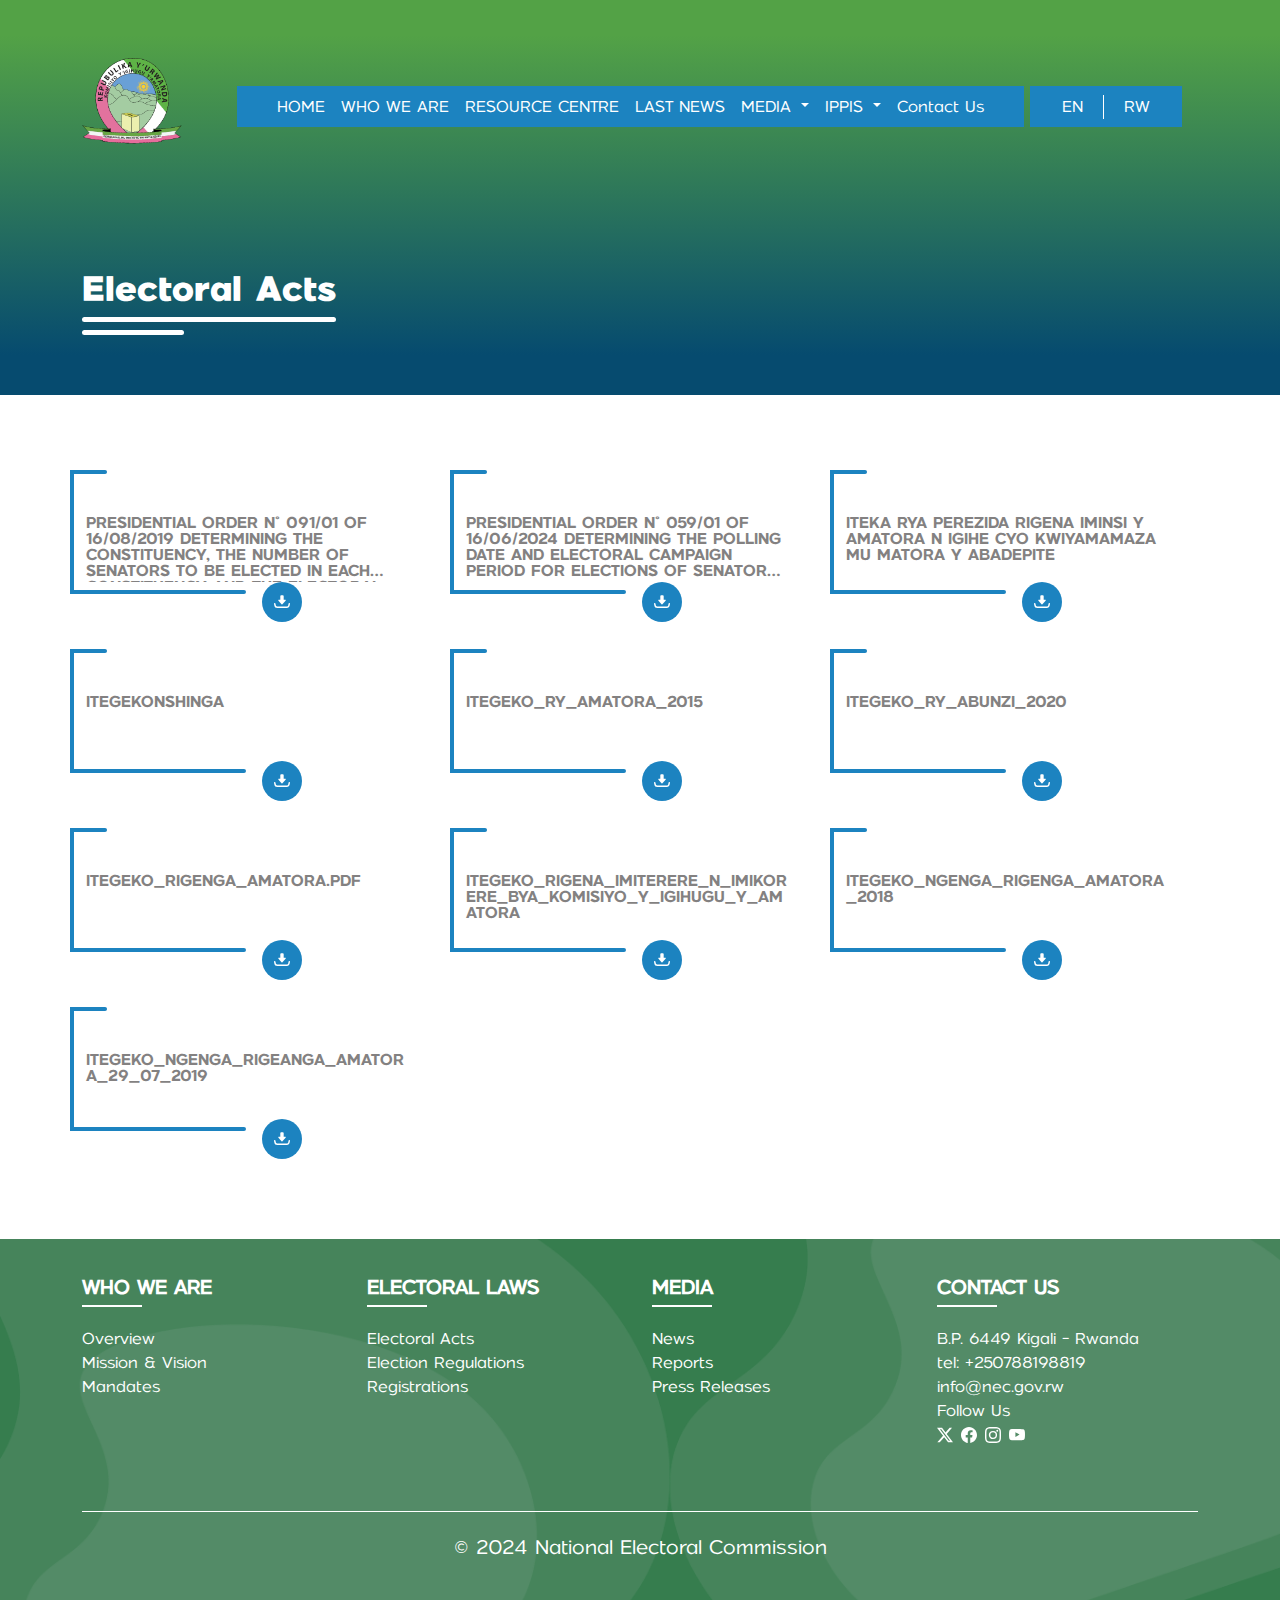
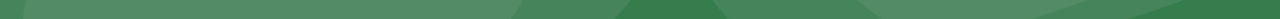
<file: ElectoralActs/index.html>
<!DOCTYPE html>
<html lang="en">
<head>
    <meta charset="UTF-8">
    <meta name="viewport" content="width=device-width, initial-scale=1.0">
    <title>Electoral Acts</title>
    <link rel="icon" type="image/x-icon" href="../asset/img/Logo@2x.png">
    <link rel="stylesheet" href="style.css">
    <link rel="stylesheet" href="../style.css">
    <link href="https://cdn.jsdelivr.net/npm/bootstrap@5.3.3/dist/css/bootstrap.min.css" rel="stylesheet" integrity="sha384-QWTKZyjpPEjISv5WaRU9OFeRpok6YctnYmDr5pNlyT2bRjXh0JMhjY6hW+ALEwIH" crossorigin="anonymous">
    <link rel="stylesheet" href="https://cdn.jsdelivr.net/npm/bootstrap-icons@1.11.3/font/bootstrap-icons.min.css">
</head>
<body>
    <nav class="navbar navbar-expand-lg d-flex flex-column navv ">
        <div class="container-fluid nav-wrapper navcontainnn container ">
          <a class="navbar-brand myLogo" href="#"
            ><img
              class="img-fluid w-50 logoimge"
              src="../asset/img/Logo@2x.png"
              alt="site logo"
            />
          </a>
          
          <div class="linkx">
            <link rel="icon" type="image/x-icon" href="../asset/img/Logo@2x.png">
            <button
            class="navbar-toggler  mytoggler"
            type="button"
            data-bs-toggle="collapse"
            data-bs-target="#navbarNav"
            aria-controls="navbarNav"
            aria-expanded="false"
            aria-label="Toggle navigation"
          >
            <span class=""><i class="bi bi-list"></i></span>
          </button>


          <div class="collapse navbar-collapse macolaps" id="navbarNav">
             <ul class="navbar-nav nav-parent">
              <li class="nav-item">
                <a class="nav-link" href="../index.html">HOME</a>
              </li>
              <li class="nav-item">
                <a class="nav-link" href="../whoWeAre/index.html">WHO WE ARE</a>
              </li>

              <li class="nav-item">
                <a class="nav-link" href="../resourceCentre/index.html">RESOURCE CENTRE</a>
              </li>
              
              <li class="nav-item">
                <a class="nav-link" href="../lastNews/index.html">LAST NEWS</a>
              </li>

              <li class="nav-item dropdown">
                <a
                  class="nav-link dropdown-toggle"
                  href="#"
                  role="button"
                  data-bs-toggle="dropdown"
                  aria-expanded="false"
                >
                MEDIA
                </a>
                <ul class="dropdown-menu dropmenu">
                  <li><a class="dropdown-item" href="../reports/index.html">Reports</a></li>
                  <li><a class="dropdown-item" href="../publication/index.html">Publications</a></li>
                  <li><a class="dropdown-item" href="../PressReleases/index.html">Press Releases</a></li>
                  <li><a class="dropdown-item" href="../ElectoralActs/index.html">Electoral Acts</a></li>
                  <li><a class="dropdown-item" href="../ElectionRegulations/index.html">Election Regulations</a></li>
                </ul>
              </li>

              <li class="nav-item dropdown">
                <a
                  class="nav-link dropdown-toggle"
                  href="#"
                  role="button"
                  data-bs-toggle="dropdown"
                  aria-expanded="false"
                >
                IPPIS
                </a>
                <ul class="dropdown-menu dropmenu">
                  <li><a class="dropdown-item" href="#">Rwanda Public Self Employee Self Service Portal</a></li>
                  <li><a class="dropdown-item" href="https://recruitment.mifotra.gov.rw/">Rwanda Public Service e-Recruitment</a></li>
                </ul>
              </li>
              
              <li class="nav-item">
                <a class="nav-link" href="../contact/index.html">Contact Us</a>
              </li>
            </ul> 
          </div> 
          <div class="languages">
            <ul>
                <li class="eng "><a href="#">EN</a></li>
                <li class="rw "><a href="#">RW</a></li>
            </ul>
        </div> 
        </div>  
        </div>
      </nav>

    <section class="first-section">
        <div class="container maContaina">
            <h1 class="contactTitle">Electoral Acts</h1>
        </div>
    </section>

    <div class="container reporrSec">

    
      <div class="row">
        <div class="col-md-4 report-card">
          <a href="#">
            <div class="svg1">
              <svg xmlns="http://www.w3.org/2000/svg" width="176" height="124" viewBox="0 0 176 124" fill="none">
                <path d="M35.0433 2H2V122H174" stroke="#1C83C0" stroke-width="4" stroke-linecap="round"></path>
              </svg>
            </div>
            <div class="reportContent">
              <h1>PRESIDENTIAL ORDER N° 091/01 OF 16/08/2019 DETERMINING THE CONSTITUENCY, THE NUMBER OF SENATORS TO BE ELECTED IN EACH CONSTITUENCY AND THE ELECTORAL COLLEGE</h1>
            </div>
            <div class="downldIcon">
              <svg xmlns="http://www.w3.org/2000/svg" width="16" height="16" viewBox="0 0 12 10" fill="none"><g id="Group 945"><path id="Vector" d="M4.72991 3.33237C4.72991 2.41599 4.74645 1.5779 4.72329 0.740921C4.71006 0.223734 4.94053 0.000980217 5.43566 0.000980217C5.81942 0.000980217 6.20317 -0.00122527 6.58582 0.000980217C7.05008 0.00539119 7.28496 0.214913 7.27504 0.707839C7.25629 1.54703 7.26953 2.38622 7.26953 3.33237C7.64777 3.33237 8.00285 3.31473 8.35573 3.33678C8.83432 3.36655 9.00855 3.71282 8.69317 4.07782C7.91684 4.97546 7.10853 5.84442 6.30132 6.71449C6.08187 6.95158 5.83927 6.8821 5.63747 6.66155C4.87326 5.82678 4.10134 4.99862 3.35809 4.14509C3.23679 4.00615 3.17063 3.72715 3.22466 3.55953C3.26215 3.44264 3.54225 3.36104 3.722 3.34119C4.04069 3.30701 4.3671 3.33127 4.7288 3.33127L4.72991 3.33237Z" fill="white"></path><path id="Vector_2" d="M6.01901 9.41623C4.849 9.41623 3.67899 9.42836 2.50898 9.41403C1.10959 9.39638 0.560427 8.94426 0.259378 7.5956C0.172261 7.20413 0.0884528 6.81266 0.0167745 6.41898C-0.0471847 6.065 0.0663979 5.79041 0.450153 5.72425C0.801928 5.6636 0.996011 5.85878 1.06879 6.19181C1.16142 6.61968 1.25736 7.04533 1.34227 7.4743C1.45034 8.01685 1.77014 8.31018 2.32702 8.31018C4.79496 8.31349 7.2629 8.31349 9.72974 8.31018C10.2414 8.31018 10.5469 8.04111 10.6527 7.54819C10.7454 7.12032 10.8226 6.69025 10.9119 6.26239C10.988 5.90069 11.1622 5.63713 11.5846 5.73307C12.0113 5.82901 12.0378 6.15652 11.9738 6.5083C11.9055 6.88433 11.8294 7.25927 11.7489 7.6331C11.4732 8.91449 10.913 9.38866 9.58308 9.41182C8.39542 9.43277 7.20666 9.41623 6.01791 9.41734L6.01901 9.41623Z" fill="white"></path></g></svg>
            </div>
          </a>
  
        </div>
        <div class="col-md-4 report-card">
          <a href="#">
            <div class="svg1">
              <svg xmlns="http://www.w3.org/2000/svg" width="176" height="124" viewBox="0 0 176 124" fill="none">
                <path d="M35.0433 2H2V122H174" stroke="#1C83C0" stroke-width="4" stroke-linecap="round"></path>
              </svg>
            </div>
            <div class="reportContent">
              <h1>Presidential Order n° 059/01 of 16/06/2024 determining the polling date and electoral campaign period for elections of Senators … </h1>
            </div>
            <div class="downldIcon">
              <svg xmlns="http://www.w3.org/2000/svg" width="16" height="16" viewBox="0 0 12 10" fill="none"><g id="Group 945"><path id="Vector" d="M4.72991 3.33237C4.72991 2.41599 4.74645 1.5779 4.72329 0.740921C4.71006 0.223734 4.94053 0.000980217 5.43566 0.000980217C5.81942 0.000980217 6.20317 -0.00122527 6.58582 0.000980217C7.05008 0.00539119 7.28496 0.214913 7.27504 0.707839C7.25629 1.54703 7.26953 2.38622 7.26953 3.33237C7.64777 3.33237 8.00285 3.31473 8.35573 3.33678C8.83432 3.36655 9.00855 3.71282 8.69317 4.07782C7.91684 4.97546 7.10853 5.84442 6.30132 6.71449C6.08187 6.95158 5.83927 6.8821 5.63747 6.66155C4.87326 5.82678 4.10134 4.99862 3.35809 4.14509C3.23679 4.00615 3.17063 3.72715 3.22466 3.55953C3.26215 3.44264 3.54225 3.36104 3.722 3.34119C4.04069 3.30701 4.3671 3.33127 4.7288 3.33127L4.72991 3.33237Z" fill="white"></path><path id="Vector_2" d="M6.01901 9.41623C4.849 9.41623 3.67899 9.42836 2.50898 9.41403C1.10959 9.39638 0.560427 8.94426 0.259378 7.5956C0.172261 7.20413 0.0884528 6.81266 0.0167745 6.41898C-0.0471847 6.065 0.0663979 5.79041 0.450153 5.72425C0.801928 5.6636 0.996011 5.85878 1.06879 6.19181C1.16142 6.61968 1.25736 7.04533 1.34227 7.4743C1.45034 8.01685 1.77014 8.31018 2.32702 8.31018C4.79496 8.31349 7.2629 8.31349 9.72974 8.31018C10.2414 8.31018 10.5469 8.04111 10.6527 7.54819C10.7454 7.12032 10.8226 6.69025 10.9119 6.26239C10.988 5.90069 11.1622 5.63713 11.5846 5.73307C12.0113 5.82901 12.0378 6.15652 11.9738 6.5083C11.9055 6.88433 11.8294 7.25927 11.7489 7.6331C11.4732 8.91449 10.913 9.38866 9.58308 9.41182C8.39542 9.43277 7.20666 9.41623 6.01791 9.41734L6.01901 9.41623Z" fill="white"></path></g></svg>
            </div>
          </a>
  
        </div>
        <div class="col-md-4 report-card">
          <a href="#">
            <div class="svg1">
              <svg xmlns="http://www.w3.org/2000/svg" width="176" height="124" viewBox="0 0 176 124" fill="none">
                <path d="M35.0433 2H2V122H174" stroke="#1C83C0" stroke-width="4" stroke-linecap="round"></path>
              </svg>
            </div>
            <div class="reportContent">
              <h1>ITEKA RYA PEREZIDA RIGENA IMINSI Y AMATORA N IGIHE CYO KWIYAMAMAZA MU MATORA Y ABADEPITE</h1>
            </div>
            <div class="downldIcon">
              <svg xmlns="http://www.w3.org/2000/svg" width="16" height="16" viewBox="0 0 12 10" fill="none"><g id="Group 945"><path id="Vector" d="M4.72991 3.33237C4.72991 2.41599 4.74645 1.5779 4.72329 0.740921C4.71006 0.223734 4.94053 0.000980217 5.43566 0.000980217C5.81942 0.000980217 6.20317 -0.00122527 6.58582 0.000980217C7.05008 0.00539119 7.28496 0.214913 7.27504 0.707839C7.25629 1.54703 7.26953 2.38622 7.26953 3.33237C7.64777 3.33237 8.00285 3.31473 8.35573 3.33678C8.83432 3.36655 9.00855 3.71282 8.69317 4.07782C7.91684 4.97546 7.10853 5.84442 6.30132 6.71449C6.08187 6.95158 5.83927 6.8821 5.63747 6.66155C4.87326 5.82678 4.10134 4.99862 3.35809 4.14509C3.23679 4.00615 3.17063 3.72715 3.22466 3.55953C3.26215 3.44264 3.54225 3.36104 3.722 3.34119C4.04069 3.30701 4.3671 3.33127 4.7288 3.33127L4.72991 3.33237Z" fill="white"></path><path id="Vector_2" d="M6.01901 9.41623C4.849 9.41623 3.67899 9.42836 2.50898 9.41403C1.10959 9.39638 0.560427 8.94426 0.259378 7.5956C0.172261 7.20413 0.0884528 6.81266 0.0167745 6.41898C-0.0471847 6.065 0.0663979 5.79041 0.450153 5.72425C0.801928 5.6636 0.996011 5.85878 1.06879 6.19181C1.16142 6.61968 1.25736 7.04533 1.34227 7.4743C1.45034 8.01685 1.77014 8.31018 2.32702 8.31018C4.79496 8.31349 7.2629 8.31349 9.72974 8.31018C10.2414 8.31018 10.5469 8.04111 10.6527 7.54819C10.7454 7.12032 10.8226 6.69025 10.9119 6.26239C10.988 5.90069 11.1622 5.63713 11.5846 5.73307C12.0113 5.82901 12.0378 6.15652 11.9738 6.5083C11.9055 6.88433 11.8294 7.25927 11.7489 7.6331C11.4732 8.91449 10.913 9.38866 9.58308 9.41182C8.39542 9.43277 7.20666 9.41623 6.01791 9.41734L6.01901 9.41623Z" fill="white"></path></g></svg>
            </div>
          </a>
  
        </div>
        <div class="col-md-4 report-card">
          <a href="#">
            <div class="svg1">
              <svg xmlns="http://www.w3.org/2000/svg" width="176" height="124" viewBox="0 0 176 124" fill="none">
                <path d="M35.0433 2H2V122H174" stroke="#1C83C0" stroke-width="4" stroke-linecap="round"></path>
              </svg>
            </div>
            <div class="reportContent">
              <h1>ITEGEKONSHINGA</h1>
            </div>
            <div class="downldIcon">
              <svg xmlns="http://www.w3.org/2000/svg" width="16" height="16" viewBox="0 0 12 10" fill="none"><g id="Group 945"><path id="Vector" d="M4.72991 3.33237C4.72991 2.41599 4.74645 1.5779 4.72329 0.740921C4.71006 0.223734 4.94053 0.000980217 5.43566 0.000980217C5.81942 0.000980217 6.20317 -0.00122527 6.58582 0.000980217C7.05008 0.00539119 7.28496 0.214913 7.27504 0.707839C7.25629 1.54703 7.26953 2.38622 7.26953 3.33237C7.64777 3.33237 8.00285 3.31473 8.35573 3.33678C8.83432 3.36655 9.00855 3.71282 8.69317 4.07782C7.91684 4.97546 7.10853 5.84442 6.30132 6.71449C6.08187 6.95158 5.83927 6.8821 5.63747 6.66155C4.87326 5.82678 4.10134 4.99862 3.35809 4.14509C3.23679 4.00615 3.17063 3.72715 3.22466 3.55953C3.26215 3.44264 3.54225 3.36104 3.722 3.34119C4.04069 3.30701 4.3671 3.33127 4.7288 3.33127L4.72991 3.33237Z" fill="white"></path><path id="Vector_2" d="M6.01901 9.41623C4.849 9.41623 3.67899 9.42836 2.50898 9.41403C1.10959 9.39638 0.560427 8.94426 0.259378 7.5956C0.172261 7.20413 0.0884528 6.81266 0.0167745 6.41898C-0.0471847 6.065 0.0663979 5.79041 0.450153 5.72425C0.801928 5.6636 0.996011 5.85878 1.06879 6.19181C1.16142 6.61968 1.25736 7.04533 1.34227 7.4743C1.45034 8.01685 1.77014 8.31018 2.32702 8.31018C4.79496 8.31349 7.2629 8.31349 9.72974 8.31018C10.2414 8.31018 10.5469 8.04111 10.6527 7.54819C10.7454 7.12032 10.8226 6.69025 10.9119 6.26239C10.988 5.90069 11.1622 5.63713 11.5846 5.73307C12.0113 5.82901 12.0378 6.15652 11.9738 6.5083C11.9055 6.88433 11.8294 7.25927 11.7489 7.6331C11.4732 8.91449 10.913 9.38866 9.58308 9.41182C8.39542 9.43277 7.20666 9.41623 6.01791 9.41734L6.01901 9.41623Z" fill="white"></path></g></svg>
            </div>
          </a>
  
        </div>
        <div class="col-md-4 report-card">
          <a href="#">
            <div class="svg1">
              <svg xmlns="http://www.w3.org/2000/svg" width="176" height="124" viewBox="0 0 176 124" fill="none">
                <path d="M35.0433 2H2V122H174" stroke="#1C83C0" stroke-width="4" stroke-linecap="round"></path>
              </svg>
            </div>
            <div class="reportContent">
              <h1> Itegeko_ry_amatora_2015</h1>
            </div>
            <div class="downldIcon">
              <svg xmlns="http://www.w3.org/2000/svg" width="16" height="16" viewBox="0 0 12 10" fill="none"><g id="Group 945"><path id="Vector" d="M4.72991 3.33237C4.72991 2.41599 4.74645 1.5779 4.72329 0.740921C4.71006 0.223734 4.94053 0.000980217 5.43566 0.000980217C5.81942 0.000980217 6.20317 -0.00122527 6.58582 0.000980217C7.05008 0.00539119 7.28496 0.214913 7.27504 0.707839C7.25629 1.54703 7.26953 2.38622 7.26953 3.33237C7.64777 3.33237 8.00285 3.31473 8.35573 3.33678C8.83432 3.36655 9.00855 3.71282 8.69317 4.07782C7.91684 4.97546 7.10853 5.84442 6.30132 6.71449C6.08187 6.95158 5.83927 6.8821 5.63747 6.66155C4.87326 5.82678 4.10134 4.99862 3.35809 4.14509C3.23679 4.00615 3.17063 3.72715 3.22466 3.55953C3.26215 3.44264 3.54225 3.36104 3.722 3.34119C4.04069 3.30701 4.3671 3.33127 4.7288 3.33127L4.72991 3.33237Z" fill="white"></path><path id="Vector_2" d="M6.01901 9.41623C4.849 9.41623 3.67899 9.42836 2.50898 9.41403C1.10959 9.39638 0.560427 8.94426 0.259378 7.5956C0.172261 7.20413 0.0884528 6.81266 0.0167745 6.41898C-0.0471847 6.065 0.0663979 5.79041 0.450153 5.72425C0.801928 5.6636 0.996011 5.85878 1.06879 6.19181C1.16142 6.61968 1.25736 7.04533 1.34227 7.4743C1.45034 8.01685 1.77014 8.31018 2.32702 8.31018C4.79496 8.31349 7.2629 8.31349 9.72974 8.31018C10.2414 8.31018 10.5469 8.04111 10.6527 7.54819C10.7454 7.12032 10.8226 6.69025 10.9119 6.26239C10.988 5.90069 11.1622 5.63713 11.5846 5.73307C12.0113 5.82901 12.0378 6.15652 11.9738 6.5083C11.9055 6.88433 11.8294 7.25927 11.7489 7.6331C11.4732 8.91449 10.913 9.38866 9.58308 9.41182C8.39542 9.43277 7.20666 9.41623 6.01791 9.41734L6.01901 9.41623Z" fill="white"></path></g></svg>
            </div>
          </a>
  
        </div>
        <div class="col-md-4 report-card">
          <a href="#">
            <div class="svg1">
              <svg xmlns="http://www.w3.org/2000/svg" width="176" height="124" viewBox="0 0 176 124" fill="none">
                <path d="M35.0433 2H2V122H174" stroke="#1C83C0" stroke-width="4" stroke-linecap="round"></path>
              </svg>
            </div>
            <div class="reportContent">
              <h1>Itegeko_ry_Abunzi_2020 </h1>
            </div>
            <div class="downldIcon">
              <svg xmlns="http://www.w3.org/2000/svg" width="16" height="16" viewBox="0 0 12 10" fill="none"><g id="Group 945"><path id="Vector" d="M4.72991 3.33237C4.72991 2.41599 4.74645 1.5779 4.72329 0.740921C4.71006 0.223734 4.94053 0.000980217 5.43566 0.000980217C5.81942 0.000980217 6.20317 -0.00122527 6.58582 0.000980217C7.05008 0.00539119 7.28496 0.214913 7.27504 0.707839C7.25629 1.54703 7.26953 2.38622 7.26953 3.33237C7.64777 3.33237 8.00285 3.31473 8.35573 3.33678C8.83432 3.36655 9.00855 3.71282 8.69317 4.07782C7.91684 4.97546 7.10853 5.84442 6.30132 6.71449C6.08187 6.95158 5.83927 6.8821 5.63747 6.66155C4.87326 5.82678 4.10134 4.99862 3.35809 4.14509C3.23679 4.00615 3.17063 3.72715 3.22466 3.55953C3.26215 3.44264 3.54225 3.36104 3.722 3.34119C4.04069 3.30701 4.3671 3.33127 4.7288 3.33127L4.72991 3.33237Z" fill="white"></path><path id="Vector_2" d="M6.01901 9.41623C4.849 9.41623 3.67899 9.42836 2.50898 9.41403C1.10959 9.39638 0.560427 8.94426 0.259378 7.5956C0.172261 7.20413 0.0884528 6.81266 0.0167745 6.41898C-0.0471847 6.065 0.0663979 5.79041 0.450153 5.72425C0.801928 5.6636 0.996011 5.85878 1.06879 6.19181C1.16142 6.61968 1.25736 7.04533 1.34227 7.4743C1.45034 8.01685 1.77014 8.31018 2.32702 8.31018C4.79496 8.31349 7.2629 8.31349 9.72974 8.31018C10.2414 8.31018 10.5469 8.04111 10.6527 7.54819C10.7454 7.12032 10.8226 6.69025 10.9119 6.26239C10.988 5.90069 11.1622 5.63713 11.5846 5.73307C12.0113 5.82901 12.0378 6.15652 11.9738 6.5083C11.9055 6.88433 11.8294 7.25927 11.7489 7.6331C11.4732 8.91449 10.913 9.38866 9.58308 9.41182C8.39542 9.43277 7.20666 9.41623 6.01791 9.41734L6.01901 9.41623Z" fill="white"></path></g></svg>
            </div>
          </a>
  
        </div>
  
        <div class="col-md-4 report-card">
          <a href="#">
            <div class="svg1">
              <svg xmlns="http://www.w3.org/2000/svg" width="176" height="124" viewBox="0 0 176 124" fill="none">
                <path d="M35.0433 2H2V122H174" stroke="#1C83C0" stroke-width="4" stroke-linecap="round"></path>
              </svg>
            </div>
            <div class="reportContent">
              <h1> ITEGEKO_RIGENGA_AMATORA.pdf </h1>
            </div>
            <div class="downldIcon">
              <svg xmlns="http://www.w3.org/2000/svg" width="16" height="16" viewBox="0 0 12 10" fill="none"><g id="Group 945"><path id="Vector" d="M4.72991 3.33237C4.72991 2.41599 4.74645 1.5779 4.72329 0.740921C4.71006 0.223734 4.94053 0.000980217 5.43566 0.000980217C5.81942 0.000980217 6.20317 -0.00122527 6.58582 0.000980217C7.05008 0.00539119 7.28496 0.214913 7.27504 0.707839C7.25629 1.54703 7.26953 2.38622 7.26953 3.33237C7.64777 3.33237 8.00285 3.31473 8.35573 3.33678C8.83432 3.36655 9.00855 3.71282 8.69317 4.07782C7.91684 4.97546 7.10853 5.84442 6.30132 6.71449C6.08187 6.95158 5.83927 6.8821 5.63747 6.66155C4.87326 5.82678 4.10134 4.99862 3.35809 4.14509C3.23679 4.00615 3.17063 3.72715 3.22466 3.55953C3.26215 3.44264 3.54225 3.36104 3.722 3.34119C4.04069 3.30701 4.3671 3.33127 4.7288 3.33127L4.72991 3.33237Z" fill="white"></path><path id="Vector_2" d="M6.01901 9.41623C4.849 9.41623 3.67899 9.42836 2.50898 9.41403C1.10959 9.39638 0.560427 8.94426 0.259378 7.5956C0.172261 7.20413 0.0884528 6.81266 0.0167745 6.41898C-0.0471847 6.065 0.0663979 5.79041 0.450153 5.72425C0.801928 5.6636 0.996011 5.85878 1.06879 6.19181C1.16142 6.61968 1.25736 7.04533 1.34227 7.4743C1.45034 8.01685 1.77014 8.31018 2.32702 8.31018C4.79496 8.31349 7.2629 8.31349 9.72974 8.31018C10.2414 8.31018 10.5469 8.04111 10.6527 7.54819C10.7454 7.12032 10.8226 6.69025 10.9119 6.26239C10.988 5.90069 11.1622 5.63713 11.5846 5.73307C12.0113 5.82901 12.0378 6.15652 11.9738 6.5083C11.9055 6.88433 11.8294 7.25927 11.7489 7.6331C11.4732 8.91449 10.913 9.38866 9.58308 9.41182C8.39542 9.43277 7.20666 9.41623 6.01791 9.41734L6.01901 9.41623Z" fill="white"></path></g></svg>
            </div>
          </a>
  
        </div>
  
        <div class="col-md-4 report-card">
          <a href="#">
            <div class="svg1">
              <svg xmlns="http://www.w3.org/2000/svg" width="176" height="124" viewBox="0 0 176 124" fill="none">
                <path d="M35.0433 2H2V122H174" stroke="#1C83C0" stroke-width="4" stroke-linecap="round"></path>
              </svg>
            </div>
            <div class="reportContent">
              <h1> Itegeko_rigena_imiterere_n_imikorere_bya_Komisiyo_y_Igihugu_y_Amatora</h1>
            </div>
            <div class="downldIcon">
              <svg xmlns="http://www.w3.org/2000/svg" width="16" height="16" viewBox="0 0 12 10" fill="none"><g id="Group 945"><path id="Vector" d="M4.72991 3.33237C4.72991 2.41599 4.74645 1.5779 4.72329 0.740921C4.71006 0.223734 4.94053 0.000980217 5.43566 0.000980217C5.81942 0.000980217 6.20317 -0.00122527 6.58582 0.000980217C7.05008 0.00539119 7.28496 0.214913 7.27504 0.707839C7.25629 1.54703 7.26953 2.38622 7.26953 3.33237C7.64777 3.33237 8.00285 3.31473 8.35573 3.33678C8.83432 3.36655 9.00855 3.71282 8.69317 4.07782C7.91684 4.97546 7.10853 5.84442 6.30132 6.71449C6.08187 6.95158 5.83927 6.8821 5.63747 6.66155C4.87326 5.82678 4.10134 4.99862 3.35809 4.14509C3.23679 4.00615 3.17063 3.72715 3.22466 3.55953C3.26215 3.44264 3.54225 3.36104 3.722 3.34119C4.04069 3.30701 4.3671 3.33127 4.7288 3.33127L4.72991 3.33237Z" fill="white"></path><path id="Vector_2" d="M6.01901 9.41623C4.849 9.41623 3.67899 9.42836 2.50898 9.41403C1.10959 9.39638 0.560427 8.94426 0.259378 7.5956C0.172261 7.20413 0.0884528 6.81266 0.0167745 6.41898C-0.0471847 6.065 0.0663979 5.79041 0.450153 5.72425C0.801928 5.6636 0.996011 5.85878 1.06879 6.19181C1.16142 6.61968 1.25736 7.04533 1.34227 7.4743C1.45034 8.01685 1.77014 8.31018 2.32702 8.31018C4.79496 8.31349 7.2629 8.31349 9.72974 8.31018C10.2414 8.31018 10.5469 8.04111 10.6527 7.54819C10.7454 7.12032 10.8226 6.69025 10.9119 6.26239C10.988 5.90069 11.1622 5.63713 11.5846 5.73307C12.0113 5.82901 12.0378 6.15652 11.9738 6.5083C11.9055 6.88433 11.8294 7.25927 11.7489 7.6331C11.4732 8.91449 10.913 9.38866 9.58308 9.41182C8.39542 9.43277 7.20666 9.41623 6.01791 9.41734L6.01901 9.41623Z" fill="white"></path></g></svg>
            </div>
          </a>
  
        </div>
        <div class="col-md-4 report-card">
          <a href="#">
            <div class="svg1">
              <svg xmlns="http://www.w3.org/2000/svg" width="176" height="124" viewBox="0 0 176 124" fill="none">
                <path d="M35.0433 2H2V122H174" stroke="#1C83C0" stroke-width="4" stroke-linecap="round"></path>
              </svg>
            </div>
            <div class="reportContent">
              <h1>Itegeko_ngenga_rigenga_amatora_2018</h1>
            </div>
            <div class="downldIcon">
              <svg xmlns="http://www.w3.org/2000/svg" width="16" height="16" viewBox="0 0 12 10" fill="none"><g id="Group 945"><path id="Vector" d="M4.72991 3.33237C4.72991 2.41599 4.74645 1.5779 4.72329 0.740921C4.71006 0.223734 4.94053 0.000980217 5.43566 0.000980217C5.81942 0.000980217 6.20317 -0.00122527 6.58582 0.000980217C7.05008 0.00539119 7.28496 0.214913 7.27504 0.707839C7.25629 1.54703 7.26953 2.38622 7.26953 3.33237C7.64777 3.33237 8.00285 3.31473 8.35573 3.33678C8.83432 3.36655 9.00855 3.71282 8.69317 4.07782C7.91684 4.97546 7.10853 5.84442 6.30132 6.71449C6.08187 6.95158 5.83927 6.8821 5.63747 6.66155C4.87326 5.82678 4.10134 4.99862 3.35809 4.14509C3.23679 4.00615 3.17063 3.72715 3.22466 3.55953C3.26215 3.44264 3.54225 3.36104 3.722 3.34119C4.04069 3.30701 4.3671 3.33127 4.7288 3.33127L4.72991 3.33237Z" fill="white"></path><path id="Vector_2" d="M6.01901 9.41623C4.849 9.41623 3.67899 9.42836 2.50898 9.41403C1.10959 9.39638 0.560427 8.94426 0.259378 7.5956C0.172261 7.20413 0.0884528 6.81266 0.0167745 6.41898C-0.0471847 6.065 0.0663979 5.79041 0.450153 5.72425C0.801928 5.6636 0.996011 5.85878 1.06879 6.19181C1.16142 6.61968 1.25736 7.04533 1.34227 7.4743C1.45034 8.01685 1.77014 8.31018 2.32702 8.31018C4.79496 8.31349 7.2629 8.31349 9.72974 8.31018C10.2414 8.31018 10.5469 8.04111 10.6527 7.54819C10.7454 7.12032 10.8226 6.69025 10.9119 6.26239C10.988 5.90069 11.1622 5.63713 11.5846 5.73307C12.0113 5.82901 12.0378 6.15652 11.9738 6.5083C11.9055 6.88433 11.8294 7.25927 11.7489 7.6331C11.4732 8.91449 10.913 9.38866 9.58308 9.41182C8.39542 9.43277 7.20666 9.41623 6.01791 9.41734L6.01901 9.41623Z" fill="white"></path></g></svg>
            </div>
          </a>
  
        </div>
        <div class="col-md-4 report-card">
          <a href="#">
            <div class="svg1">
              <svg xmlns="http://www.w3.org/2000/svg" width="176" height="124" viewBox="0 0 176 124" fill="none">
                <path d="M35.0433 2H2V122H174" stroke="#1C83C0" stroke-width="4" stroke-linecap="round"></path>
              </svg>
            </div>
            <div class="reportContent">
              <h1>Itegeko_Ngenga_rigeanga_amatora_29_07_2019</h1>
            </div>
            <div class="downldIcon">
              <svg xmlns="http://www.w3.org/2000/svg" width="16" height="16" viewBox="0 0 12 10" fill="none"><g id="Group 945"><path id="Vector" d="M4.72991 3.33237C4.72991 2.41599 4.74645 1.5779 4.72329 0.740921C4.71006 0.223734 4.94053 0.000980217 5.43566 0.000980217C5.81942 0.000980217 6.20317 -0.00122527 6.58582 0.000980217C7.05008 0.00539119 7.28496 0.214913 7.27504 0.707839C7.25629 1.54703 7.26953 2.38622 7.26953 3.33237C7.64777 3.33237 8.00285 3.31473 8.35573 3.33678C8.83432 3.36655 9.00855 3.71282 8.69317 4.07782C7.91684 4.97546 7.10853 5.84442 6.30132 6.71449C6.08187 6.95158 5.83927 6.8821 5.63747 6.66155C4.87326 5.82678 4.10134 4.99862 3.35809 4.14509C3.23679 4.00615 3.17063 3.72715 3.22466 3.55953C3.26215 3.44264 3.54225 3.36104 3.722 3.34119C4.04069 3.30701 4.3671 3.33127 4.7288 3.33127L4.72991 3.33237Z" fill="white"></path><path id="Vector_2" d="M6.01901 9.41623C4.849 9.41623 3.67899 9.42836 2.50898 9.41403C1.10959 9.39638 0.560427 8.94426 0.259378 7.5956C0.172261 7.20413 0.0884528 6.81266 0.0167745 6.41898C-0.0471847 6.065 0.0663979 5.79041 0.450153 5.72425C0.801928 5.6636 0.996011 5.85878 1.06879 6.19181C1.16142 6.61968 1.25736 7.04533 1.34227 7.4743C1.45034 8.01685 1.77014 8.31018 2.32702 8.31018C4.79496 8.31349 7.2629 8.31349 9.72974 8.31018C10.2414 8.31018 10.5469 8.04111 10.6527 7.54819C10.7454 7.12032 10.8226 6.69025 10.9119 6.26239C10.988 5.90069 11.1622 5.63713 11.5846 5.73307C12.0113 5.82901 12.0378 6.15652 11.9738 6.5083C11.9055 6.88433 11.8294 7.25927 11.7489 7.6331C11.4732 8.91449 10.913 9.38866 9.58308 9.41182C8.39542 9.43277 7.20666 9.41623 6.01791 9.41734L6.01901 9.41623Z" fill="white"></path></g></svg>
            </div>
          </a>
  
        </div>
        
      </div>
  
  
     </div>



    
   <footer class="footer">
    <div class="sub-Footer">
      <section class="container">
       <div class="row magrid">
        <div class="col-md-3 fter-Section1">
            <h2>WHO WE ARE</h2>
            <ul>
                <li><a href="#">Overview</a></li>
                <li><a href="#">Mission & Vision</a></li>
                <li><a href="#">Mandates</a></li>
            </ul>
        </div>
        <div class="col-md-3 fter-Section1">
            <h2>ELECTORAL LAWS</h2>
            <ul>
                <li><a href="#">Electoral Acts</a></li>
                <li><a href="#">Election Regulations</a></li>
                <li><a href="#">Registrations</a></li>
            </ul>
        </div>
        <div class="col-md-3 fter-Section1">
            <h2>MEDIA</h2>
            <ul>
                <li><a href="#">News</a></li>
                <li><a href="#">Reports</a></li>
                <li><a href="#">Press Releases</a></li>
            </ul>
        </div>
        <div class="col-md-3 fter-Section1">
            <h2>CONTACT US</h2>
            <ul>
                <li>B.P. 6449 Kigali - Rwanda</li>
                <li>tel: +250788198819</li>
                <li>info@nec.gov.rw</li>
                <li>Follow Us</li>
                <li class="d-flex gap-2">
                    <span><a href="#">
                        <svg xmlns="http://www.w3.org/2000/svg" width="16" height="16" fill="currentColor" class="bi bi-twitter-x" viewBox="0 0 16 16">
                            <path d="M12.6.75h2.454l-5.36 6.142L16 15.25h-4.937l-3.867-5.07-4.425 5.07H.316l5.733-6.57L0 .75h5.063l3.495 4.633L12.601.75Zm-.86 13.028h1.36L4.323 2.145H2.865z"/>
                          </svg>
                    </a></span>
                    <span>
                        <a href="#">
                            <svg xmlns="http://www.w3.org/2000/svg" width="16" height="16" fill="currentColor" class="bi bi-facebook" viewBox="0 0 16 16">
                                <path d="M16 8.049c0-4.446-3.582-8.05-8-8.05C3.58 0-.002 3.603-.002 8.05c0 4.017 2.926 7.347 6.75 7.951v-5.625h-2.03V8.05H6.75V6.275c0-2.017 1.195-3.131 3.022-3.131.876 0 1.791.157 1.791.157v1.98h-1.009c-.993 0-1.303.621-1.303 1.258v1.51h2.218l-.354 2.326H9.25V16c3.824-.604 6.75-3.934 6.75-7.951"/>
                              </svg>
                        </a>
                    </span>
                    <span>
                        <a href="#">
                            <svg xmlns="http://www.w3.org/2000/svg" width="16" height="16" fill="currentColor" class="bi bi-instagram" viewBox="0 0 16 16">
                                <path d="M8 0C5.829 0 5.556.01 4.703.048 3.85.088 3.269.222 2.76.42a3.9 3.9 0 0 0-1.417.923A3.9 3.9 0 0 0 .42 2.76C.222 3.268.087 3.85.048 4.7.01 5.555 0 5.827 0 8.001c0 2.172.01 2.444.048 3.297.04.852.174 1.433.372 1.942.205.526.478.972.923 1.417.444.445.89.719 1.416.923.51.198 1.09.333 1.942.372C5.555 15.99 5.827 16 8 16s2.444-.01 3.298-.048c.851-.04 1.434-.174 1.943-.372a3.9 3.9 0 0 0 1.416-.923c.445-.445.718-.891.923-1.417.197-.509.332-1.09.372-1.942C15.99 10.445 16 10.173 16 8s-.01-2.445-.048-3.299c-.04-.851-.175-1.433-.372-1.941a3.9 3.9 0 0 0-.923-1.417A3.9 3.9 0 0 0 13.24.42c-.51-.198-1.092-.333-1.943-.372C10.443.01 10.172 0 7.998 0zm-.717 1.442h.718c2.136 0 2.389.007 3.232.046.78.035 1.204.166 1.486.275.373.145.64.319.92.599s.453.546.598.92c.11.281.24.705.275 1.485.039.843.047 1.096.047 3.231s-.008 2.389-.047 3.232c-.035.78-.166 1.203-.275 1.485a2.5 2.5 0 0 1-.599.919c-.28.28-.546.453-.92.598-.28.11-.704.24-1.485.276-.843.038-1.096.047-3.232.047s-2.39-.009-3.233-.047c-.78-.036-1.203-.166-1.485-.276a2.5 2.5 0 0 1-.92-.598 2.5 2.5 0 0 1-.6-.92c-.109-.281-.24-.705-.275-1.485-.038-.843-.046-1.096-.046-3.233s.008-2.388.046-3.231c.036-.78.166-1.204.276-1.486.145-.373.319-.64.599-.92s.546-.453.92-.598c.282-.11.705-.24 1.485-.276.738-.034 1.024-.044 2.515-.045zm4.988 1.328a.96.96 0 1 0 0 1.92.96.96 0 0 0 0-1.92m-4.27 1.122a4.109 4.109 0 1 0 0 8.217 4.109 4.109 0 0 0 0-8.217m0 1.441a2.667 2.667 0 1 1 0 5.334 2.667 2.667 0 0 1 0-5.334"/>
                            </svg>
                        </a>
                    </span>
                    <span>
                        <a href="#">
                            <svg xmlns="http://www.w3.org/2000/svg" width="16" height="16" fill="currentColor" class="bi bi-youtube" viewBox="0 0 16 16">
                                <path d="M8.051 1.999h.089c.822.003 4.987.033 6.11.335a2.01 2.01 0 0 1 1.415 1.42c.101.38.172.883.22 1.402l.01.104.022.26.008.104c.065.914.073 1.77.074 1.957v.075c-.001.194-.01 1.108-.082 2.06l-.008.105-.009.104c-.05.572-.124 1.14-.235 1.558a2.01 2.01 0 0 1-1.415 1.42c-1.16.312-5.569.334-6.18.335h-.142c-.309 0-1.587-.006-2.927-.052l-.17-.006-.087-.004-.171-.007-.171-.007c-1.11-.049-2.167-.128-2.654-.26a2.01 2.01 0 0 1-1.415-1.419c-.111-.417-.185-.986-.235-1.558L.09 9.82l-.008-.104A31 31 0 0 1 0 7.68v-.123c.002-.215.01-.958.064-1.778l.007-.103.003-.052.008-.104.022-.26.01-.104c.048-.519.119-1.023.22-1.402a2.01 2.01 0 0 1 1.415-1.42c.487-.13 1.544-.21 2.654-.26l.17-.007.172-.006.086-.003.171-.007A100 100 0 0 1 7.858 2zM6.4 5.209v4.818l4.157-2.408z"/>
                            </svg>
                        </a>
                    </span>
                </li>
            </ul>
        </div>
       </div>
       <div class="d-flex gap-2  justify-content-center copyrightt"> <span>&copy; 2024</span><p>National Electoral Commission</p></div>
    </section>
    </div>
   </footer>

    <script src="https://cdn.jsdelivr.net/npm/bootstrap@5.3.3/dist/js/bootstrap.bundle.min.js" integrity="sha384-YvpcrYf0tY3lHB60NNkmXc5s9fDVZLESaAA55NDzOxhy9GkcIdslK1eN7N6jIeHz" crossorigin="anonymous"></script>
</body>
</html>
</file>
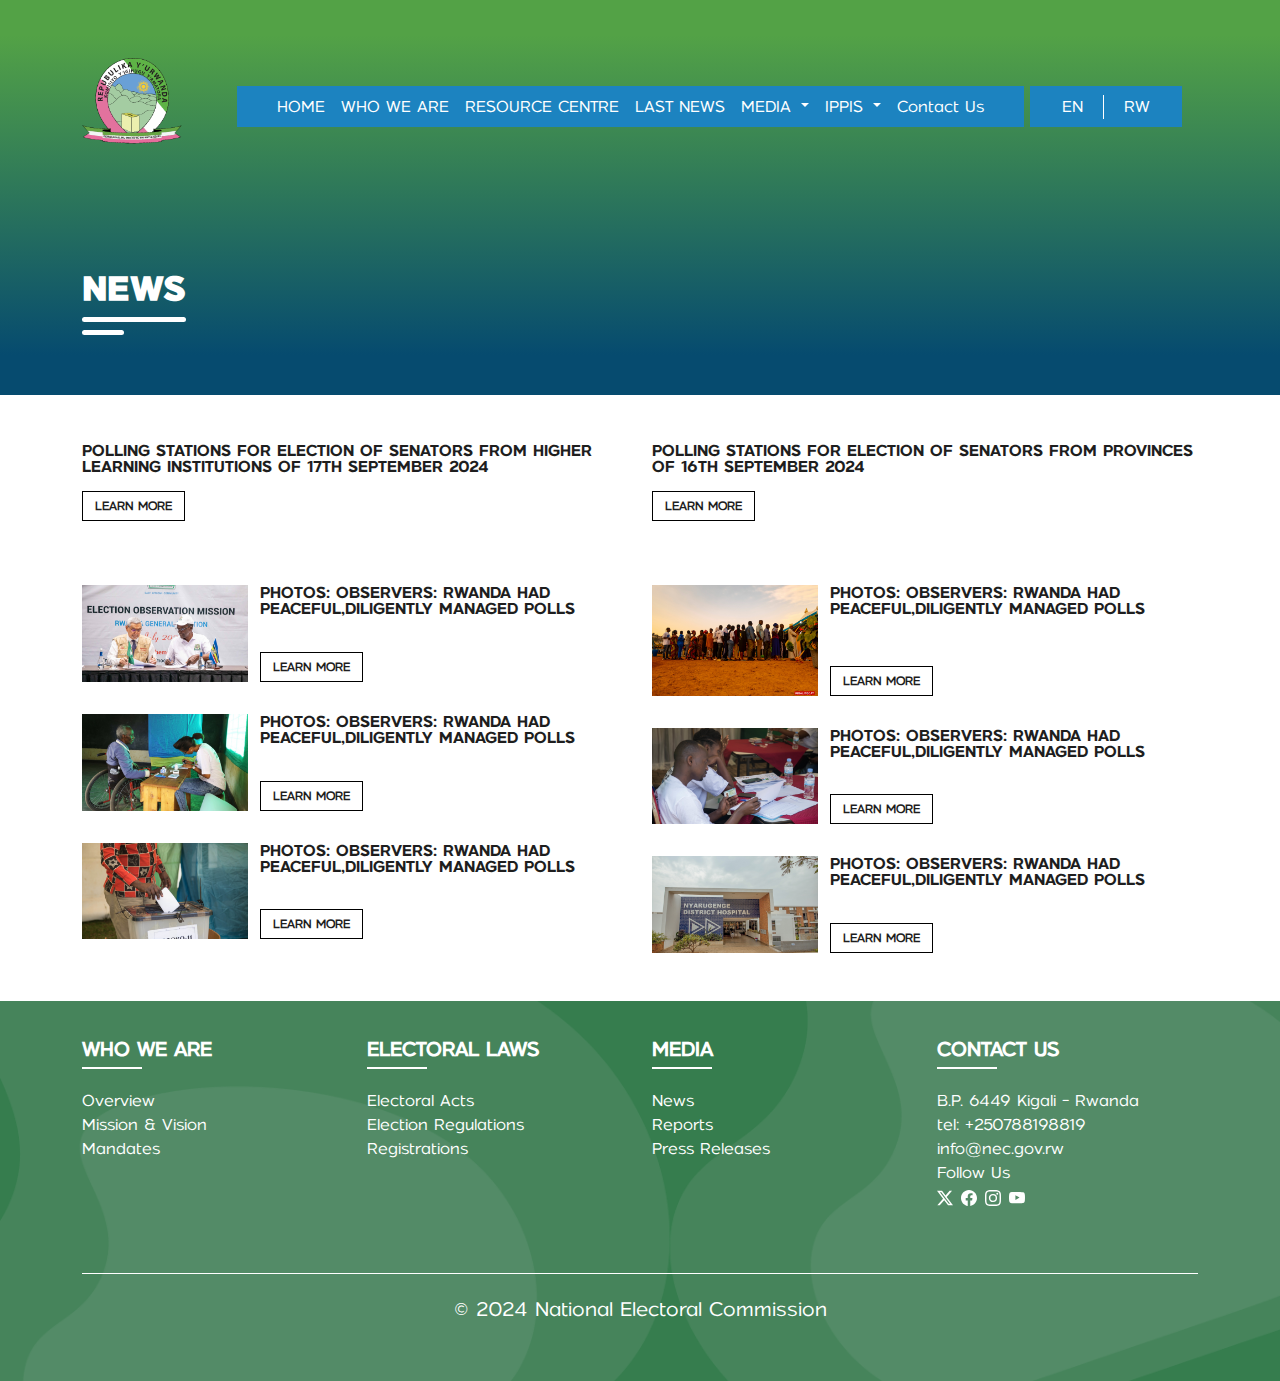
<file: lastNews/index.html>
<!DOCTYPE html>
<html lang="en"> 
<head>
    <meta charset="UTF-8">
    <meta name="viewport" content="width=device-width, initial-scale=1.0">
    <title>Latest News</title>
    <link rel="icon" type="image/x-icon" href="../asset/img/Logo@2x.png">
    <link rel="stylesheet" href="style.css">
    <link rel="stylesheet" href="../style.css">
    <link href="https://cdn.jsdelivr.net/npm/bootstrap@5.3.3/dist/css/bootstrap.min.css" rel="stylesheet" integrity="sha384-QWTKZyjpPEjISv5WaRU9OFeRpok6YctnYmDr5pNlyT2bRjXh0JMhjY6hW+ALEwIH" crossorigin="anonymous">
    <link rel="stylesheet" href="https://cdn.jsdelivr.net/npm/bootstrap-icons@1.11.3/font/bootstrap-icons.min.css">
</head>
<body>
    <nav class="navbar navbar-expand-lg d-flex flex-column navv ">
        <div class="container-fluid nav-wrapper navcontainnn container ">
          <a class="navbar-brand myLogo" href="#"
            ><img
              class="img-fluid w-50 logoimge"
              src="../asset/img/Logo@2x.png"
              alt="site logo"
            />
          </a>
          
          <div class="linkx">

            <button
            class="navbar-toggler  mytoggler"
            type="button"
            data-bs-toggle="collapse"
            data-bs-target="#navbarNav"
            aria-controls="navbarNav"
            aria-expanded="false"
            aria-label="Toggle navigation"
          >
            <span class=""><i class="bi bi-list"></i></span>
          </button>


          <div class="collapse navbar-collapse macolaps" id="navbarNav">
             <ul class="navbar-nav nav-parent">
              <li class="nav-item">
                <a class="nav-link" href="../index.html">HOME</a>
              </li>
              <li class="nav-item">
                <a class="nav-link" href="../whoWeAre/index.html">WHO WE ARE</a>
              </li>

              <li class="nav-item">
                <a class="nav-link" href="../resourceCentre/index.html">RESOURCE CENTRE</a>
              </li>
              
              <li class="nav-item">
                <a class="nav-link" href="../lastNews/index.html">LAST NEWS</a>
              </li>

              <li class="nav-item dropdown">
                <a
                  class="nav-link dropdown-toggle"
                  href="#"
                  role="button"
                  data-bs-toggle="dropdown"
                  aria-expanded="false"
                >
                MEDIA
                </a>
                <ul class="dropdown-menu dropmenu">
                  <li><a class="dropdown-item" href="../reports/index.html">Reports</a></li>
                  <li><a class="dropdown-item" href="../publication/index.html">Publications</a></li>
                  <li><a class="dropdown-item" href="../PressReleases/index.html">Press Releases</a></li>
                  <li><a class="dropdown-item" href="../ElectoralActs/index.html">Electoral Acts</a></li>
                  <li><a class="dropdown-item" href="../ElectionRegulations/index.html">Election Regulations</a></li>
                </ul>
              </li>

              <li class="nav-item dropdown">
                <a
                  class="nav-link dropdown-toggle"
                  href="#"
                  role="button"
                  data-bs-toggle="dropdown"
                  aria-expanded="false"
                >
                IPPIS
                </a>
                <ul class="dropdown-menu dropmenu">
                  <li><a class="dropdown-item" href="#">Rwanda Public Self Employee Self Service Portal</a></li>
                  <li><a class="dropdown-item" href="https://recruitment.mifotra.gov.rw/">Rwanda Public Service e-Recruitment</a></li>
                </ul>
              </li>
              
              <li class="nav-item">
                <a class="nav-link" href="../contact/index.html">Contact Us</a>
              </li>
            </ul> 
          </div> 
          <div class="languages">
            <ul>
                <li class="eng "><a href="#">EN</a></li>
                <li class="rw "><a href="#">RW</a></li>
            </ul>
        </div> 
        </div>  
        </div>
      </nav>

    <section class="first-section">
        <div class="container maContaina">
            <h1 class="contactTitle">NEWS</h1>
        </div>
    </section>

   <div class="container newSec">
   <div class="row">
    <div class="col-md-6 newsCol">
      <h1>POLLING STATIONS FOR ELECTION OF SENATORS FROM HIGHER LEARNING INSTITUTIONS OF 17TH SEPTEMBER 2024</h1>
      <a href="#" class=" btn">LEARN MORE</a>
    </div>

    <div class="col-md-6 newsCol">
      <h1>POLLING STATIONS FOR ELECTION OF SENATORS FROM PROVINCES OF 16TH SEPTEMBER 2024</h1>
      <a href="#" class=" btn">LEARN MORE</a>
    </div>
   </div>
   
   <div class="row news-row">
    <div class="col-md-6">
     <div class="row subRow">
      <div class="col-md-4 imgDv">
        <img src="../asset/img/54269.jpg" alt="">
      </div>
      <div class="col-md-8 photoxDiv">
        <h1>PHOTOS: OBSERVERS: RWANDA HAD PEACEFUL,DILIGENTLY MANAGED POLLS</h1>
        <a href="#" class=" btn ">LEARN MORE</a>
      </div>
     </div>
     
     <div class="row subRow">
      <div class="col-md-4 imgDv">
        <img src="../asset/img/53763.jpg" alt="">
      </div>
      <div class="col-md-8 photoxDiv">
        <h1>PHOTOS: OBSERVERS: RWANDA HAD PEACEFUL,DILIGENTLY MANAGED POLLS</h1>
        <a href="#" class=" btn ">LEARN MORE</a>
      </div>
     </div>

     <div class="row subRow">
      <div class="col-md-4 imgDv">
        <img src="../asset/img/53765.jpg" alt="">
      </div>
      <div class="col-md-8 photoxDiv">
        <h1>PHOTOS: OBSERVERS: RWANDA HAD PEACEFUL,DILIGENTLY MANAGED POLLS</h1>
        <a href="#" class=" btn ">LEARN MORE</a>
      </div>
     </div>

   </div>
   
   <div class="col-md-6">
    <div class="row subRow">
     <div class="col-md-4 imgDv">
       <img src="../asset/img/WhatsApp-Image-2024-07-15-at-8.37.49-AM.jpeg" alt="">
     </div>
     <div class="col-md-8 photoxDiv">
       <h1>PHOTOS: OBSERVERS: RWANDA HAD PEACEFUL,DILIGENTLY MANAGED POLLS</h1>
       <a href="#" class=" btn ">LEARN MORE</a>
     </div>
    </div>
    
    <div class="row subRow">
     <div class="col-md-4 imgDv">
       <img src="../asset/img/53764.jpg" alt="">
     </div>
     <div class="col-md-8 photoxDiv">
       <h1>PHOTOS: OBSERVERS: RWANDA HAD PEACEFUL,DILIGENTLY MANAGED POLLS</h1>
       <a href="#" class=" btn ">LEARN MORE</a>
     </div>
    </div>

    <div class="row subRow">
     <div class="col-md-4 imgDv">
       <img src="../asset/img/53773.jpg" alt="">
     </div>
     <div class="col-md-8 photoxDiv">
       <h1>PHOTOS: OBSERVERS: RWANDA HAD PEACEFUL,DILIGENTLY MANAGED POLLS</h1>
       <a href="#" class=" btn ">LEARN MORE</a>
     </div>
    </div>

  </div>

   </div>
  

  



</div>
    
   <footer class="footer">
    <div class="sub-Footer">
      <section class="container">
       <div class="row magrid">
        <div class="col-md-3 fter-Section1">
            <h2>WHO WE ARE</h2>
            <ul>
                <li><a href="#">Overview</a></li>
                <li><a href="#">Mission & Vision</a></li>
                <li><a href="#">Mandates</a></li>
            </ul>
        </div>
        <div class="col-md-3 fter-Section1">
            <h2>ELECTORAL LAWS</h2>
            <ul>
                <li><a href="#">Electoral Acts</a></li>
                <li><a href="#">Election Regulations</a></li>
                <li><a href="#">Registrations</a></li>
            </ul>
        </div>
        <div class="col-md-3 fter-Section1">
            <h2>MEDIA</h2>
            <ul>
                <li><a href="#">News</a></li>
                <li><a href="#">Reports</a></li>
                <li><a href="#">Press Releases</a></li>
            </ul>
        </div>
        <div class="col-md-3 fter-Section1">
            <h2>CONTACT US</h2>
            <ul>
                <li>B.P. 6449 Kigali - Rwanda</li>
                <li>tel: +250788198819</li>
                <li>info@nec.gov.rw</li>
                <li>Follow Us</li>
                <li class="d-flex gap-2">
                    <span><a href="#">
                        <svg xmlns="http://www.w3.org/2000/svg" width="16" height="16" fill="currentColor" class="bi bi-twitter-x" viewBox="0 0 16 16">
                            <path d="M12.6.75h2.454l-5.36 6.142L16 15.25h-4.937l-3.867-5.07-4.425 5.07H.316l5.733-6.57L0 .75h5.063l3.495 4.633L12.601.75Zm-.86 13.028h1.36L4.323 2.145H2.865z"/>
                          </svg>
                    </a></span>
                    <span>
                        <a href="#">
                            <svg xmlns="http://www.w3.org/2000/svg" width="16" height="16" fill="currentColor" class="bi bi-facebook" viewBox="0 0 16 16">
                                <path d="M16 8.049c0-4.446-3.582-8.05-8-8.05C3.58 0-.002 3.603-.002 8.05c0 4.017 2.926 7.347 6.75 7.951v-5.625h-2.03V8.05H6.75V6.275c0-2.017 1.195-3.131 3.022-3.131.876 0 1.791.157 1.791.157v1.98h-1.009c-.993 0-1.303.621-1.303 1.258v1.51h2.218l-.354 2.326H9.25V16c3.824-.604 6.75-3.934 6.75-7.951"/>
                              </svg>
                        </a>
                    </span>
                    <span>
                        <a href="#">
                            <svg xmlns="http://www.w3.org/2000/svg" width="16" height="16" fill="currentColor" class="bi bi-instagram" viewBox="0 0 16 16">
                                <path d="M8 0C5.829 0 5.556.01 4.703.048 3.85.088 3.269.222 2.76.42a3.9 3.9 0 0 0-1.417.923A3.9 3.9 0 0 0 .42 2.76C.222 3.268.087 3.85.048 4.7.01 5.555 0 5.827 0 8.001c0 2.172.01 2.444.048 3.297.04.852.174 1.433.372 1.942.205.526.478.972.923 1.417.444.445.89.719 1.416.923.51.198 1.09.333 1.942.372C5.555 15.99 5.827 16 8 16s2.444-.01 3.298-.048c.851-.04 1.434-.174 1.943-.372a3.9 3.9 0 0 0 1.416-.923c.445-.445.718-.891.923-1.417.197-.509.332-1.09.372-1.942C15.99 10.445 16 10.173 16 8s-.01-2.445-.048-3.299c-.04-.851-.175-1.433-.372-1.941a3.9 3.9 0 0 0-.923-1.417A3.9 3.9 0 0 0 13.24.42c-.51-.198-1.092-.333-1.943-.372C10.443.01 10.172 0 7.998 0zm-.717 1.442h.718c2.136 0 2.389.007 3.232.046.78.035 1.204.166 1.486.275.373.145.64.319.92.599s.453.546.598.92c.11.281.24.705.275 1.485.039.843.047 1.096.047 3.231s-.008 2.389-.047 3.232c-.035.78-.166 1.203-.275 1.485a2.5 2.5 0 0 1-.599.919c-.28.28-.546.453-.92.598-.28.11-.704.24-1.485.276-.843.038-1.096.047-3.232.047s-2.39-.009-3.233-.047c-.78-.036-1.203-.166-1.485-.276a2.5 2.5 0 0 1-.92-.598 2.5 2.5 0 0 1-.6-.92c-.109-.281-.24-.705-.275-1.485-.038-.843-.046-1.096-.046-3.233s.008-2.388.046-3.231c.036-.78.166-1.204.276-1.486.145-.373.319-.64.599-.92s.546-.453.92-.598c.282-.11.705-.24 1.485-.276.738-.034 1.024-.044 2.515-.045zm4.988 1.328a.96.96 0 1 0 0 1.92.96.96 0 0 0 0-1.92m-4.27 1.122a4.109 4.109 0 1 0 0 8.217 4.109 4.109 0 0 0 0-8.217m0 1.441a2.667 2.667 0 1 1 0 5.334 2.667 2.667 0 0 1 0-5.334"/>
                            </svg>
                        </a>
                    </span>
                    <span>
                        <a href="#">
                            <svg xmlns="http://www.w3.org/2000/svg" width="16" height="16" fill="currentColor" class="bi bi-youtube" viewBox="0 0 16 16">
                                <path d="M8.051 1.999h.089c.822.003 4.987.033 6.11.335a2.01 2.01 0 0 1 1.415 1.42c.101.38.172.883.22 1.402l.01.104.022.26.008.104c.065.914.073 1.77.074 1.957v.075c-.001.194-.01 1.108-.082 2.06l-.008.105-.009.104c-.05.572-.124 1.14-.235 1.558a2.01 2.01 0 0 1-1.415 1.42c-1.16.312-5.569.334-6.18.335h-.142c-.309 0-1.587-.006-2.927-.052l-.17-.006-.087-.004-.171-.007-.171-.007c-1.11-.049-2.167-.128-2.654-.26a2.01 2.01 0 0 1-1.415-1.419c-.111-.417-.185-.986-.235-1.558L.09 9.82l-.008-.104A31 31 0 0 1 0 7.68v-.123c.002-.215.01-.958.064-1.778l.007-.103.003-.052.008-.104.022-.26.01-.104c.048-.519.119-1.023.22-1.402a2.01 2.01 0 0 1 1.415-1.42c.487-.13 1.544-.21 2.654-.26l.17-.007.172-.006.086-.003.171-.007A100 100 0 0 1 7.858 2zM6.4 5.209v4.818l4.157-2.408z"/>
                            </svg>
                        </a>
                    </span>
                </li>
            </ul>
        </div>
       </div>
       <div class="d-flex gap-2  justify-content-center copyrightt"> <span>&copy; 2024</span><p>National Electoral Commission</p></div>
    </section>
    </div>
   </footer>

    <script src="https://cdn.jsdelivr.net/npm/bootstrap@5.3.3/dist/js/bootstrap.bundle.min.js" integrity="sha384-YvpcrYf0tY3lHB60NNkmXc5s9fDVZLESaAA55NDzOxhy9GkcIdslK1eN7N6jIeHz" crossorigin="anonymous"></script>
</body>
</html>
</file>
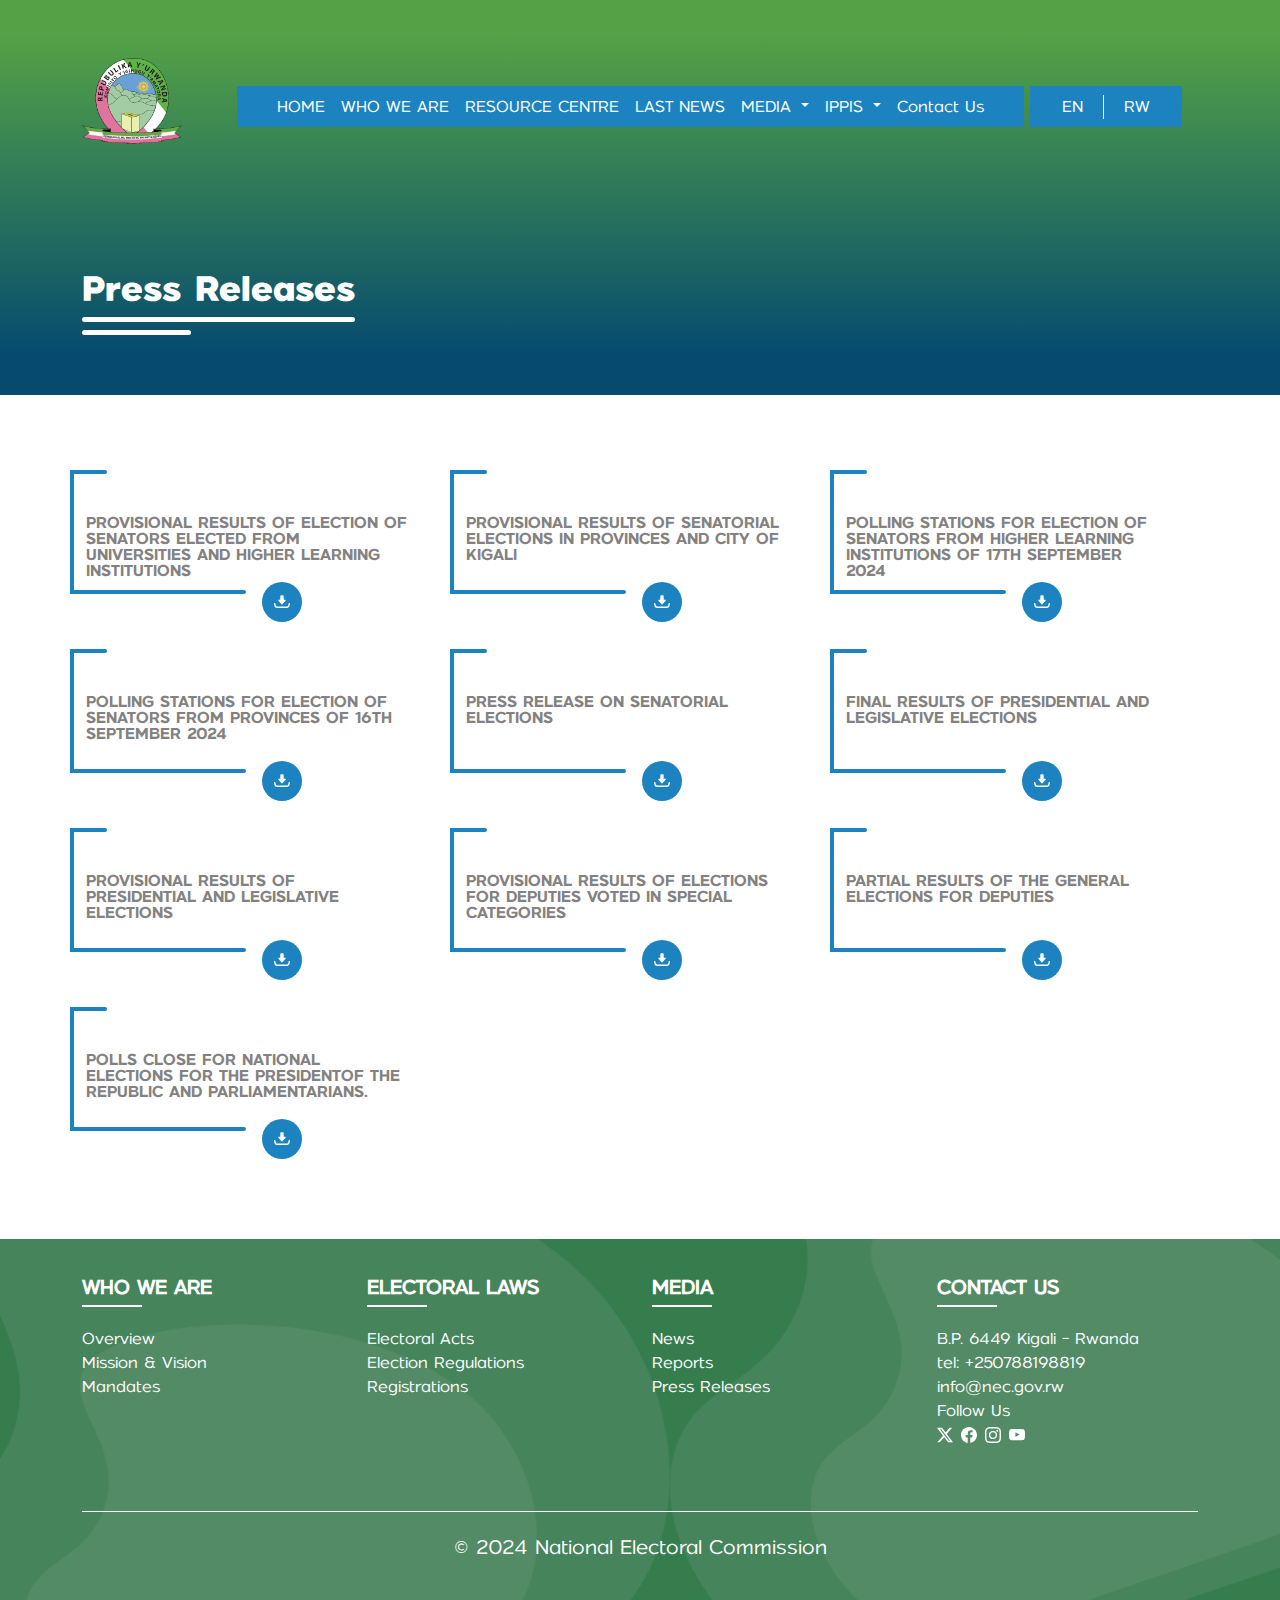
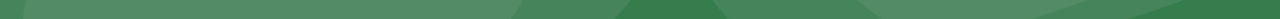
<file: PressReleases/index.html>
<!DOCTYPE html>
<html lang="en">
<head>
    <meta charset="UTF-8">
    <meta name="viewport" content="width=device-width, initial-scale=1.0">
    <title>Press Releases</title>
    <link rel="icon" type="image/x-icon" href="../asset/img/Logo@2x.png">
    <link rel="stylesheet" href="style.css">
    <link rel="stylesheet" href="../style.css">
    <link href="https://cdn.jsdelivr.net/npm/bootstrap@5.3.3/dist/css/bootstrap.min.css" rel="stylesheet" integrity="sha384-QWTKZyjpPEjISv5WaRU9OFeRpok6YctnYmDr5pNlyT2bRjXh0JMhjY6hW+ALEwIH" crossorigin="anonymous">
    <link rel="stylesheet" href="https://cdn.jsdelivr.net/npm/bootstrap-icons@1.11.3/font/bootstrap-icons.min.css">
</head>
<body>
    <nav class="navbar navbar-expand-lg d-flex flex-column navv ">
        <div class="container-fluid nav-wrapper navcontainnn container ">
          <a class="navbar-brand myLogo" href="#"
            ><img
              class="img-fluid w-50 logoimge"
              src="../asset/img/Logo@2x.png"
              alt="site logo"
            />
          </a>
          
          <div class="linkx">
            <link rel="icon" type="image/x-icon" href="../asset/img/Logo@2x.png">
            <button
            class="navbar-toggler  mytoggler"
            type="button"
            data-bs-toggle="collapse"
            data-bs-target="#navbarNav"
            aria-controls="navbarNav"
            aria-expanded="false"
            aria-label="Toggle navigation"
          >
            <span class=""><i class="bi bi-list"></i></span>
          </button>


          <div class="collapse navbar-collapse macolaps" id="navbarNav">
             <ul class="navbar-nav nav-parent">
              <li class="nav-item">
                <a class="nav-link" href="../index.html">HOME</a>
              </li>
              <li class="nav-item">
                <a class="nav-link" href="../whoWeAre/index.html">WHO WE ARE</a>
              </li>

              <li class="nav-item">
                <a class="nav-link" href="../resourceCentre/index.html">RESOURCE CENTRE</a>
              </li>
              
              <li class="nav-item">
                <a class="nav-link" href="../lastNews/index.html">LAST NEWS</a>
              </li>

              <li class="nav-item dropdown">
                <a
                  class="nav-link dropdown-toggle"
                  href="#"
                  role="button"
                  data-bs-toggle="dropdown"
                  aria-expanded="false"
                >
                MEDIA
                </a>
                <ul class="dropdown-menu dropmenu">
                  <li><a class="dropdown-item" href="../reports/index.html">Reports</a></li>
                  <li><a class="dropdown-item" href="../publication/index.html">Publications</a></li>
                  <li><a class="dropdown-item" href="../PressReleases/index.html">Press Releases</a></li>
                  <li><a class="dropdown-item" href="../ElectoralActs/index.html">Electoral Acts</a></li>
                  <li><a class="dropdown-item" href="../ElectionRegulations/index.html">Election Regulations</a></li>
                </ul>
              </li>

              <li class="nav-item dropdown">
                <a
                  class="nav-link dropdown-toggle"
                  href="#"
                  role="button"
                  data-bs-toggle="dropdown"
                  aria-expanded="false"
                >
                IPPIS
                </a>
                <ul class="dropdown-menu dropmenu">
                  <li><a class="dropdown-item" href="#">Rwanda Public Self Employee Self Service Portal</a></li>
                  <li><a class="dropdown-item" href="https://recruitment.mifotra.gov.rw/">Rwanda Public Service e-Recruitment</a></li>
                </ul>
              </li>
              
              <li class="nav-item">
                <a class="nav-link" href="../contact/index.html">Contact Us</a>
              </li>
            </ul> 
          </div> 
          <div class="languages">
            <ul>
                <li class="eng "><a href="#">EN</a></li>
                <li class="rw "><a href="#">RW</a></li>
            </ul>
        </div> 
        </div>  
        </div>
      </nav>

    <section class="first-section">
        <div class="container maContaina">
            <h1 class="contactTitle">Press Releases</h1>
        </div>
    </section>

    <div class="container reporrSec">

    
      <div class="row">
        <div class="col-md-4 report-card">
          <a href="#">
            <div class="svg1">
              <svg xmlns="http://www.w3.org/2000/svg" width="176" height="124" viewBox="0 0 176 124" fill="none">
                <path d="M35.0433 2H2V122H174" stroke="#1C83C0" stroke-width="4" stroke-linecap="round"></path>
              </svg>
            </div>
            <div class="reportContent">
              <h1>Provisional results of Election of Senators elected from Universities and Higher Learning Institutions</h1>
            </div>
            <div class="downldIcon">
              <svg xmlns="http://www.w3.org/2000/svg" width="16" height="16" viewBox="0 0 12 10" fill="none"><g id="Group 945"><path id="Vector" d="M4.72991 3.33237C4.72991 2.41599 4.74645 1.5779 4.72329 0.740921C4.71006 0.223734 4.94053 0.000980217 5.43566 0.000980217C5.81942 0.000980217 6.20317 -0.00122527 6.58582 0.000980217C7.05008 0.00539119 7.28496 0.214913 7.27504 0.707839C7.25629 1.54703 7.26953 2.38622 7.26953 3.33237C7.64777 3.33237 8.00285 3.31473 8.35573 3.33678C8.83432 3.36655 9.00855 3.71282 8.69317 4.07782C7.91684 4.97546 7.10853 5.84442 6.30132 6.71449C6.08187 6.95158 5.83927 6.8821 5.63747 6.66155C4.87326 5.82678 4.10134 4.99862 3.35809 4.14509C3.23679 4.00615 3.17063 3.72715 3.22466 3.55953C3.26215 3.44264 3.54225 3.36104 3.722 3.34119C4.04069 3.30701 4.3671 3.33127 4.7288 3.33127L4.72991 3.33237Z" fill="white"></path><path id="Vector_2" d="M6.01901 9.41623C4.849 9.41623 3.67899 9.42836 2.50898 9.41403C1.10959 9.39638 0.560427 8.94426 0.259378 7.5956C0.172261 7.20413 0.0884528 6.81266 0.0167745 6.41898C-0.0471847 6.065 0.0663979 5.79041 0.450153 5.72425C0.801928 5.6636 0.996011 5.85878 1.06879 6.19181C1.16142 6.61968 1.25736 7.04533 1.34227 7.4743C1.45034 8.01685 1.77014 8.31018 2.32702 8.31018C4.79496 8.31349 7.2629 8.31349 9.72974 8.31018C10.2414 8.31018 10.5469 8.04111 10.6527 7.54819C10.7454 7.12032 10.8226 6.69025 10.9119 6.26239C10.988 5.90069 11.1622 5.63713 11.5846 5.73307C12.0113 5.82901 12.0378 6.15652 11.9738 6.5083C11.9055 6.88433 11.8294 7.25927 11.7489 7.6331C11.4732 8.91449 10.913 9.38866 9.58308 9.41182C8.39542 9.43277 7.20666 9.41623 6.01791 9.41734L6.01901 9.41623Z" fill="white"></path></g></svg>
            </div>
          </a>
  
        </div>
        <div class="col-md-4 report-card">
          <a href="#">
            <div class="svg1">
              <svg xmlns="http://www.w3.org/2000/svg" width="176" height="124" viewBox="0 0 176 124" fill="none">
                <path d="M35.0433 2H2V122H174" stroke="#1C83C0" stroke-width="4" stroke-linecap="round"></path>
              </svg>
            </div>
            <div class="reportContent">
              <h1>Provisional Results of Senatorial elections in Provinces and City of Kigali</h1>
            </div>
            <div class="downldIcon">
              <svg xmlns="http://www.w3.org/2000/svg" width="16" height="16" viewBox="0 0 12 10" fill="none"><g id="Group 945"><path id="Vector" d="M4.72991 3.33237C4.72991 2.41599 4.74645 1.5779 4.72329 0.740921C4.71006 0.223734 4.94053 0.000980217 5.43566 0.000980217C5.81942 0.000980217 6.20317 -0.00122527 6.58582 0.000980217C7.05008 0.00539119 7.28496 0.214913 7.27504 0.707839C7.25629 1.54703 7.26953 2.38622 7.26953 3.33237C7.64777 3.33237 8.00285 3.31473 8.35573 3.33678C8.83432 3.36655 9.00855 3.71282 8.69317 4.07782C7.91684 4.97546 7.10853 5.84442 6.30132 6.71449C6.08187 6.95158 5.83927 6.8821 5.63747 6.66155C4.87326 5.82678 4.10134 4.99862 3.35809 4.14509C3.23679 4.00615 3.17063 3.72715 3.22466 3.55953C3.26215 3.44264 3.54225 3.36104 3.722 3.34119C4.04069 3.30701 4.3671 3.33127 4.7288 3.33127L4.72991 3.33237Z" fill="white"></path><path id="Vector_2" d="M6.01901 9.41623C4.849 9.41623 3.67899 9.42836 2.50898 9.41403C1.10959 9.39638 0.560427 8.94426 0.259378 7.5956C0.172261 7.20413 0.0884528 6.81266 0.0167745 6.41898C-0.0471847 6.065 0.0663979 5.79041 0.450153 5.72425C0.801928 5.6636 0.996011 5.85878 1.06879 6.19181C1.16142 6.61968 1.25736 7.04533 1.34227 7.4743C1.45034 8.01685 1.77014 8.31018 2.32702 8.31018C4.79496 8.31349 7.2629 8.31349 9.72974 8.31018C10.2414 8.31018 10.5469 8.04111 10.6527 7.54819C10.7454 7.12032 10.8226 6.69025 10.9119 6.26239C10.988 5.90069 11.1622 5.63713 11.5846 5.73307C12.0113 5.82901 12.0378 6.15652 11.9738 6.5083C11.9055 6.88433 11.8294 7.25927 11.7489 7.6331C11.4732 8.91449 10.913 9.38866 9.58308 9.41182C8.39542 9.43277 7.20666 9.41623 6.01791 9.41734L6.01901 9.41623Z" fill="white"></path></g></svg>
            </div>
          </a>
  
        </div>
        <div class="col-md-4 report-card">
          <a href="#">
            <div class="svg1">
              <svg xmlns="http://www.w3.org/2000/svg" width="176" height="124" viewBox="0 0 176 124" fill="none">
                <path d="M35.0433 2H2V122H174" stroke="#1C83C0" stroke-width="4" stroke-linecap="round"></path>
              </svg>
            </div>
            <div class="reportContent">
              <h1>Polling stations for election of senators from Higher learning institutions of 17th September 2024</h1>
            </div>
            <div class="downldIcon">
              <svg xmlns="http://www.w3.org/2000/svg" width="16" height="16" viewBox="0 0 12 10" fill="none"><g id="Group 945"><path id="Vector" d="M4.72991 3.33237C4.72991 2.41599 4.74645 1.5779 4.72329 0.740921C4.71006 0.223734 4.94053 0.000980217 5.43566 0.000980217C5.81942 0.000980217 6.20317 -0.00122527 6.58582 0.000980217C7.05008 0.00539119 7.28496 0.214913 7.27504 0.707839C7.25629 1.54703 7.26953 2.38622 7.26953 3.33237C7.64777 3.33237 8.00285 3.31473 8.35573 3.33678C8.83432 3.36655 9.00855 3.71282 8.69317 4.07782C7.91684 4.97546 7.10853 5.84442 6.30132 6.71449C6.08187 6.95158 5.83927 6.8821 5.63747 6.66155C4.87326 5.82678 4.10134 4.99862 3.35809 4.14509C3.23679 4.00615 3.17063 3.72715 3.22466 3.55953C3.26215 3.44264 3.54225 3.36104 3.722 3.34119C4.04069 3.30701 4.3671 3.33127 4.7288 3.33127L4.72991 3.33237Z" fill="white"></path><path id="Vector_2" d="M6.01901 9.41623C4.849 9.41623 3.67899 9.42836 2.50898 9.41403C1.10959 9.39638 0.560427 8.94426 0.259378 7.5956C0.172261 7.20413 0.0884528 6.81266 0.0167745 6.41898C-0.0471847 6.065 0.0663979 5.79041 0.450153 5.72425C0.801928 5.6636 0.996011 5.85878 1.06879 6.19181C1.16142 6.61968 1.25736 7.04533 1.34227 7.4743C1.45034 8.01685 1.77014 8.31018 2.32702 8.31018C4.79496 8.31349 7.2629 8.31349 9.72974 8.31018C10.2414 8.31018 10.5469 8.04111 10.6527 7.54819C10.7454 7.12032 10.8226 6.69025 10.9119 6.26239C10.988 5.90069 11.1622 5.63713 11.5846 5.73307C12.0113 5.82901 12.0378 6.15652 11.9738 6.5083C11.9055 6.88433 11.8294 7.25927 11.7489 7.6331C11.4732 8.91449 10.913 9.38866 9.58308 9.41182C8.39542 9.43277 7.20666 9.41623 6.01791 9.41734L6.01901 9.41623Z" fill="white"></path></g></svg>
            </div>
          </a>
  
        </div>
        <div class="col-md-4 report-card">
          <a href="#">
            <div class="svg1">
              <svg xmlns="http://www.w3.org/2000/svg" width="176" height="124" viewBox="0 0 176 124" fill="none">
                <path d="M35.0433 2H2V122H174" stroke="#1C83C0" stroke-width="4" stroke-linecap="round"></path>
              </svg>
            </div>
            <div class="reportContent">
              <h1>Polling stations for election of Senators from Provinces of 16th September 2024</h1>
            </div>
            <div class="downldIcon">
              <svg xmlns="http://www.w3.org/2000/svg" width="16" height="16" viewBox="0 0 12 10" fill="none"><g id="Group 945"><path id="Vector" d="M4.72991 3.33237C4.72991 2.41599 4.74645 1.5779 4.72329 0.740921C4.71006 0.223734 4.94053 0.000980217 5.43566 0.000980217C5.81942 0.000980217 6.20317 -0.00122527 6.58582 0.000980217C7.05008 0.00539119 7.28496 0.214913 7.27504 0.707839C7.25629 1.54703 7.26953 2.38622 7.26953 3.33237C7.64777 3.33237 8.00285 3.31473 8.35573 3.33678C8.83432 3.36655 9.00855 3.71282 8.69317 4.07782C7.91684 4.97546 7.10853 5.84442 6.30132 6.71449C6.08187 6.95158 5.83927 6.8821 5.63747 6.66155C4.87326 5.82678 4.10134 4.99862 3.35809 4.14509C3.23679 4.00615 3.17063 3.72715 3.22466 3.55953C3.26215 3.44264 3.54225 3.36104 3.722 3.34119C4.04069 3.30701 4.3671 3.33127 4.7288 3.33127L4.72991 3.33237Z" fill="white"></path><path id="Vector_2" d="M6.01901 9.41623C4.849 9.41623 3.67899 9.42836 2.50898 9.41403C1.10959 9.39638 0.560427 8.94426 0.259378 7.5956C0.172261 7.20413 0.0884528 6.81266 0.0167745 6.41898C-0.0471847 6.065 0.0663979 5.79041 0.450153 5.72425C0.801928 5.6636 0.996011 5.85878 1.06879 6.19181C1.16142 6.61968 1.25736 7.04533 1.34227 7.4743C1.45034 8.01685 1.77014 8.31018 2.32702 8.31018C4.79496 8.31349 7.2629 8.31349 9.72974 8.31018C10.2414 8.31018 10.5469 8.04111 10.6527 7.54819C10.7454 7.12032 10.8226 6.69025 10.9119 6.26239C10.988 5.90069 11.1622 5.63713 11.5846 5.73307C12.0113 5.82901 12.0378 6.15652 11.9738 6.5083C11.9055 6.88433 11.8294 7.25927 11.7489 7.6331C11.4732 8.91449 10.913 9.38866 9.58308 9.41182C8.39542 9.43277 7.20666 9.41623 6.01791 9.41734L6.01901 9.41623Z" fill="white"></path></g></svg>
            </div>
          </a>
  
        </div>
        <div class="col-md-4 report-card">
          <a href="#">
            <div class="svg1">
              <svg xmlns="http://www.w3.org/2000/svg" width="176" height="124" viewBox="0 0 176 124" fill="none">
                <path d="M35.0433 2H2V122H174" stroke="#1C83C0" stroke-width="4" stroke-linecap="round"></path>
              </svg>
            </div>
            <div class="reportContent">
              <h1>Press Release on Senatorial elections</h1>
            </div>
            <div class="downldIcon">
              <svg xmlns="http://www.w3.org/2000/svg" width="16" height="16" viewBox="0 0 12 10" fill="none"><g id="Group 945"><path id="Vector" d="M4.72991 3.33237C4.72991 2.41599 4.74645 1.5779 4.72329 0.740921C4.71006 0.223734 4.94053 0.000980217 5.43566 0.000980217C5.81942 0.000980217 6.20317 -0.00122527 6.58582 0.000980217C7.05008 0.00539119 7.28496 0.214913 7.27504 0.707839C7.25629 1.54703 7.26953 2.38622 7.26953 3.33237C7.64777 3.33237 8.00285 3.31473 8.35573 3.33678C8.83432 3.36655 9.00855 3.71282 8.69317 4.07782C7.91684 4.97546 7.10853 5.84442 6.30132 6.71449C6.08187 6.95158 5.83927 6.8821 5.63747 6.66155C4.87326 5.82678 4.10134 4.99862 3.35809 4.14509C3.23679 4.00615 3.17063 3.72715 3.22466 3.55953C3.26215 3.44264 3.54225 3.36104 3.722 3.34119C4.04069 3.30701 4.3671 3.33127 4.7288 3.33127L4.72991 3.33237Z" fill="white"></path><path id="Vector_2" d="M6.01901 9.41623C4.849 9.41623 3.67899 9.42836 2.50898 9.41403C1.10959 9.39638 0.560427 8.94426 0.259378 7.5956C0.172261 7.20413 0.0884528 6.81266 0.0167745 6.41898C-0.0471847 6.065 0.0663979 5.79041 0.450153 5.72425C0.801928 5.6636 0.996011 5.85878 1.06879 6.19181C1.16142 6.61968 1.25736 7.04533 1.34227 7.4743C1.45034 8.01685 1.77014 8.31018 2.32702 8.31018C4.79496 8.31349 7.2629 8.31349 9.72974 8.31018C10.2414 8.31018 10.5469 8.04111 10.6527 7.54819C10.7454 7.12032 10.8226 6.69025 10.9119 6.26239C10.988 5.90069 11.1622 5.63713 11.5846 5.73307C12.0113 5.82901 12.0378 6.15652 11.9738 6.5083C11.9055 6.88433 11.8294 7.25927 11.7489 7.6331C11.4732 8.91449 10.913 9.38866 9.58308 9.41182C8.39542 9.43277 7.20666 9.41623 6.01791 9.41734L6.01901 9.41623Z" fill="white"></path></g></svg>
            </div>
          </a>
  
        </div>
        <div class="col-md-4 report-card">
          <a href="#">
            <div class="svg1">
              <svg xmlns="http://www.w3.org/2000/svg" width="176" height="124" viewBox="0 0 176 124" fill="none">
                <path d="M35.0433 2H2V122H174" stroke="#1C83C0" stroke-width="4" stroke-linecap="round"></path>
              </svg>
            </div>
            <div class="reportContent">
              <h1>FINAL RESULTS OF PRESIDENTIAL AND LEGISLATIVE ELECTIONS</h1>
            </div>
            <div class="downldIcon">
              <svg xmlns="http://www.w3.org/2000/svg" width="16" height="16" viewBox="0 0 12 10" fill="none"><g id="Group 945"><path id="Vector" d="M4.72991 3.33237C4.72991 2.41599 4.74645 1.5779 4.72329 0.740921C4.71006 0.223734 4.94053 0.000980217 5.43566 0.000980217C5.81942 0.000980217 6.20317 -0.00122527 6.58582 0.000980217C7.05008 0.00539119 7.28496 0.214913 7.27504 0.707839C7.25629 1.54703 7.26953 2.38622 7.26953 3.33237C7.64777 3.33237 8.00285 3.31473 8.35573 3.33678C8.83432 3.36655 9.00855 3.71282 8.69317 4.07782C7.91684 4.97546 7.10853 5.84442 6.30132 6.71449C6.08187 6.95158 5.83927 6.8821 5.63747 6.66155C4.87326 5.82678 4.10134 4.99862 3.35809 4.14509C3.23679 4.00615 3.17063 3.72715 3.22466 3.55953C3.26215 3.44264 3.54225 3.36104 3.722 3.34119C4.04069 3.30701 4.3671 3.33127 4.7288 3.33127L4.72991 3.33237Z" fill="white"></path><path id="Vector_2" d="M6.01901 9.41623C4.849 9.41623 3.67899 9.42836 2.50898 9.41403C1.10959 9.39638 0.560427 8.94426 0.259378 7.5956C0.172261 7.20413 0.0884528 6.81266 0.0167745 6.41898C-0.0471847 6.065 0.0663979 5.79041 0.450153 5.72425C0.801928 5.6636 0.996011 5.85878 1.06879 6.19181C1.16142 6.61968 1.25736 7.04533 1.34227 7.4743C1.45034 8.01685 1.77014 8.31018 2.32702 8.31018C4.79496 8.31349 7.2629 8.31349 9.72974 8.31018C10.2414 8.31018 10.5469 8.04111 10.6527 7.54819C10.7454 7.12032 10.8226 6.69025 10.9119 6.26239C10.988 5.90069 11.1622 5.63713 11.5846 5.73307C12.0113 5.82901 12.0378 6.15652 11.9738 6.5083C11.9055 6.88433 11.8294 7.25927 11.7489 7.6331C11.4732 8.91449 10.913 9.38866 9.58308 9.41182C8.39542 9.43277 7.20666 9.41623 6.01791 9.41734L6.01901 9.41623Z" fill="white"></path></g></svg>
            </div>
          </a>
  
        </div>
  
        <div class="col-md-4 report-card">
          <a href="#">
            <div class="svg1">
              <svg xmlns="http://www.w3.org/2000/svg" width="176" height="124" viewBox="0 0 176 124" fill="none">
                <path d="M35.0433 2H2V122H174" stroke="#1C83C0" stroke-width="4" stroke-linecap="round"></path>
              </svg>
            </div>
            <div class="reportContent">
              <h1>PROVISIONAL RESULTS OF PRESIDENTIAL AND LEGISLATIVE ELECTIONS</h1>
            </div>
            <div class="downldIcon">
              <svg xmlns="http://www.w3.org/2000/svg" width="16" height="16" viewBox="0 0 12 10" fill="none"><g id="Group 945"><path id="Vector" d="M4.72991 3.33237C4.72991 2.41599 4.74645 1.5779 4.72329 0.740921C4.71006 0.223734 4.94053 0.000980217 5.43566 0.000980217C5.81942 0.000980217 6.20317 -0.00122527 6.58582 0.000980217C7.05008 0.00539119 7.28496 0.214913 7.27504 0.707839C7.25629 1.54703 7.26953 2.38622 7.26953 3.33237C7.64777 3.33237 8.00285 3.31473 8.35573 3.33678C8.83432 3.36655 9.00855 3.71282 8.69317 4.07782C7.91684 4.97546 7.10853 5.84442 6.30132 6.71449C6.08187 6.95158 5.83927 6.8821 5.63747 6.66155C4.87326 5.82678 4.10134 4.99862 3.35809 4.14509C3.23679 4.00615 3.17063 3.72715 3.22466 3.55953C3.26215 3.44264 3.54225 3.36104 3.722 3.34119C4.04069 3.30701 4.3671 3.33127 4.7288 3.33127L4.72991 3.33237Z" fill="white"></path><path id="Vector_2" d="M6.01901 9.41623C4.849 9.41623 3.67899 9.42836 2.50898 9.41403C1.10959 9.39638 0.560427 8.94426 0.259378 7.5956C0.172261 7.20413 0.0884528 6.81266 0.0167745 6.41898C-0.0471847 6.065 0.0663979 5.79041 0.450153 5.72425C0.801928 5.6636 0.996011 5.85878 1.06879 6.19181C1.16142 6.61968 1.25736 7.04533 1.34227 7.4743C1.45034 8.01685 1.77014 8.31018 2.32702 8.31018C4.79496 8.31349 7.2629 8.31349 9.72974 8.31018C10.2414 8.31018 10.5469 8.04111 10.6527 7.54819C10.7454 7.12032 10.8226 6.69025 10.9119 6.26239C10.988 5.90069 11.1622 5.63713 11.5846 5.73307C12.0113 5.82901 12.0378 6.15652 11.9738 6.5083C11.9055 6.88433 11.8294 7.25927 11.7489 7.6331C11.4732 8.91449 10.913 9.38866 9.58308 9.41182C8.39542 9.43277 7.20666 9.41623 6.01791 9.41734L6.01901 9.41623Z" fill="white"></path></g></svg>
            </div>
          </a>
  
        </div>
  
        <div class="col-md-4 report-card">
          <a href="#">
            <div class="svg1">
              <svg xmlns="http://www.w3.org/2000/svg" width="176" height="124" viewBox="0 0 176 124" fill="none">
                <path d="M35.0433 2H2V122H174" stroke="#1C83C0" stroke-width="4" stroke-linecap="round"></path>
              </svg>
            </div>
            <div class="reportContent">
              <h1>Provisional results of elections for deputies voted in special categories</h1>
            </div>
            <div class="downldIcon">
              <svg xmlns="http://www.w3.org/2000/svg" width="16" height="16" viewBox="0 0 12 10" fill="none"><g id="Group 945"><path id="Vector" d="M4.72991 3.33237C4.72991 2.41599 4.74645 1.5779 4.72329 0.740921C4.71006 0.223734 4.94053 0.000980217 5.43566 0.000980217C5.81942 0.000980217 6.20317 -0.00122527 6.58582 0.000980217C7.05008 0.00539119 7.28496 0.214913 7.27504 0.707839C7.25629 1.54703 7.26953 2.38622 7.26953 3.33237C7.64777 3.33237 8.00285 3.31473 8.35573 3.33678C8.83432 3.36655 9.00855 3.71282 8.69317 4.07782C7.91684 4.97546 7.10853 5.84442 6.30132 6.71449C6.08187 6.95158 5.83927 6.8821 5.63747 6.66155C4.87326 5.82678 4.10134 4.99862 3.35809 4.14509C3.23679 4.00615 3.17063 3.72715 3.22466 3.55953C3.26215 3.44264 3.54225 3.36104 3.722 3.34119C4.04069 3.30701 4.3671 3.33127 4.7288 3.33127L4.72991 3.33237Z" fill="white"></path><path id="Vector_2" d="M6.01901 9.41623C4.849 9.41623 3.67899 9.42836 2.50898 9.41403C1.10959 9.39638 0.560427 8.94426 0.259378 7.5956C0.172261 7.20413 0.0884528 6.81266 0.0167745 6.41898C-0.0471847 6.065 0.0663979 5.79041 0.450153 5.72425C0.801928 5.6636 0.996011 5.85878 1.06879 6.19181C1.16142 6.61968 1.25736 7.04533 1.34227 7.4743C1.45034 8.01685 1.77014 8.31018 2.32702 8.31018C4.79496 8.31349 7.2629 8.31349 9.72974 8.31018C10.2414 8.31018 10.5469 8.04111 10.6527 7.54819C10.7454 7.12032 10.8226 6.69025 10.9119 6.26239C10.988 5.90069 11.1622 5.63713 11.5846 5.73307C12.0113 5.82901 12.0378 6.15652 11.9738 6.5083C11.9055 6.88433 11.8294 7.25927 11.7489 7.6331C11.4732 8.91449 10.913 9.38866 9.58308 9.41182C8.39542 9.43277 7.20666 9.41623 6.01791 9.41734L6.01901 9.41623Z" fill="white"></path></g></svg>
            </div>
          </a>
  
        </div>
        <div class="col-md-4 report-card">
          <a href="#">
            <div class="svg1">
              <svg xmlns="http://www.w3.org/2000/svg" width="176" height="124" viewBox="0 0 176 124" fill="none">
                <path d="M35.0433 2H2V122H174" stroke="#1C83C0" stroke-width="4" stroke-linecap="round"></path>
              </svg>
            </div>
            <div class="reportContent">
              <h1>PARTIAL RESULTS OF THE GENERAL ELECTIONS FOR DEPUTIES</h1>
            </div>
            <div class="downldIcon">
              <svg xmlns="http://www.w3.org/2000/svg" width="16" height="16" viewBox="0 0 12 10" fill="none"><g id="Group 945"><path id="Vector" d="M4.72991 3.33237C4.72991 2.41599 4.74645 1.5779 4.72329 0.740921C4.71006 0.223734 4.94053 0.000980217 5.43566 0.000980217C5.81942 0.000980217 6.20317 -0.00122527 6.58582 0.000980217C7.05008 0.00539119 7.28496 0.214913 7.27504 0.707839C7.25629 1.54703 7.26953 2.38622 7.26953 3.33237C7.64777 3.33237 8.00285 3.31473 8.35573 3.33678C8.83432 3.36655 9.00855 3.71282 8.69317 4.07782C7.91684 4.97546 7.10853 5.84442 6.30132 6.71449C6.08187 6.95158 5.83927 6.8821 5.63747 6.66155C4.87326 5.82678 4.10134 4.99862 3.35809 4.14509C3.23679 4.00615 3.17063 3.72715 3.22466 3.55953C3.26215 3.44264 3.54225 3.36104 3.722 3.34119C4.04069 3.30701 4.3671 3.33127 4.7288 3.33127L4.72991 3.33237Z" fill="white"></path><path id="Vector_2" d="M6.01901 9.41623C4.849 9.41623 3.67899 9.42836 2.50898 9.41403C1.10959 9.39638 0.560427 8.94426 0.259378 7.5956C0.172261 7.20413 0.0884528 6.81266 0.0167745 6.41898C-0.0471847 6.065 0.0663979 5.79041 0.450153 5.72425C0.801928 5.6636 0.996011 5.85878 1.06879 6.19181C1.16142 6.61968 1.25736 7.04533 1.34227 7.4743C1.45034 8.01685 1.77014 8.31018 2.32702 8.31018C4.79496 8.31349 7.2629 8.31349 9.72974 8.31018C10.2414 8.31018 10.5469 8.04111 10.6527 7.54819C10.7454 7.12032 10.8226 6.69025 10.9119 6.26239C10.988 5.90069 11.1622 5.63713 11.5846 5.73307C12.0113 5.82901 12.0378 6.15652 11.9738 6.5083C11.9055 6.88433 11.8294 7.25927 11.7489 7.6331C11.4732 8.91449 10.913 9.38866 9.58308 9.41182C8.39542 9.43277 7.20666 9.41623 6.01791 9.41734L6.01901 9.41623Z" fill="white"></path></g></svg>
            </div>
          </a>
  
        </div>
        <div class="col-md-4 report-card">
          <a href="#">
            <div class="svg1">
              <svg xmlns="http://www.w3.org/2000/svg" width="176" height="124" viewBox="0 0 176 124" fill="none">
                <path d="M35.0433 2H2V122H174" stroke="#1C83C0" stroke-width="4" stroke-linecap="round"></path>
              </svg>
            </div>
            <div class="reportContent">
              <h1>POLLS CLOSE FOR NATIONAL ELECTIONS FOR THE PRESIDENTOF THE REPUBLIC AND PARLIAMENTARIANS.</h1>
            </div>
            <div class="downldIcon">
              <svg xmlns="http://www.w3.org/2000/svg" width="16" height="16" viewBox="0 0 12 10" fill="none"><g id="Group 945"><path id="Vector" d="M4.72991 3.33237C4.72991 2.41599 4.74645 1.5779 4.72329 0.740921C4.71006 0.223734 4.94053 0.000980217 5.43566 0.000980217C5.81942 0.000980217 6.20317 -0.00122527 6.58582 0.000980217C7.05008 0.00539119 7.28496 0.214913 7.27504 0.707839C7.25629 1.54703 7.26953 2.38622 7.26953 3.33237C7.64777 3.33237 8.00285 3.31473 8.35573 3.33678C8.83432 3.36655 9.00855 3.71282 8.69317 4.07782C7.91684 4.97546 7.10853 5.84442 6.30132 6.71449C6.08187 6.95158 5.83927 6.8821 5.63747 6.66155C4.87326 5.82678 4.10134 4.99862 3.35809 4.14509C3.23679 4.00615 3.17063 3.72715 3.22466 3.55953C3.26215 3.44264 3.54225 3.36104 3.722 3.34119C4.04069 3.30701 4.3671 3.33127 4.7288 3.33127L4.72991 3.33237Z" fill="white"></path><path id="Vector_2" d="M6.01901 9.41623C4.849 9.41623 3.67899 9.42836 2.50898 9.41403C1.10959 9.39638 0.560427 8.94426 0.259378 7.5956C0.172261 7.20413 0.0884528 6.81266 0.0167745 6.41898C-0.0471847 6.065 0.0663979 5.79041 0.450153 5.72425C0.801928 5.6636 0.996011 5.85878 1.06879 6.19181C1.16142 6.61968 1.25736 7.04533 1.34227 7.4743C1.45034 8.01685 1.77014 8.31018 2.32702 8.31018C4.79496 8.31349 7.2629 8.31349 9.72974 8.31018C10.2414 8.31018 10.5469 8.04111 10.6527 7.54819C10.7454 7.12032 10.8226 6.69025 10.9119 6.26239C10.988 5.90069 11.1622 5.63713 11.5846 5.73307C12.0113 5.82901 12.0378 6.15652 11.9738 6.5083C11.9055 6.88433 11.8294 7.25927 11.7489 7.6331C11.4732 8.91449 10.913 9.38866 9.58308 9.41182C8.39542 9.43277 7.20666 9.41623 6.01791 9.41734L6.01901 9.41623Z" fill="white"></path></g></svg>
            </div>
          </a>
  
        </div>
        
      </div>
  
  
     </div>



    
   <footer class="footer">
    <div class="sub-Footer">
      <section class="container">
       <div class="row magrid">
        <div class="col-md-3 fter-Section1">
            <h2>WHO WE ARE</h2>
            <ul>
                <li><a href="#">Overview</a></li>
                <li><a href="#">Mission & Vision</a></li>
                <li><a href="#">Mandates</a></li>
            </ul>
        </div>
        <div class="col-md-3 fter-Section1">
            <h2>ELECTORAL LAWS</h2>
            <ul>
                <li><a href="#">Electoral Acts</a></li>
                <li><a href="#">Election Regulations</a></li>
                <li><a href="#">Registrations</a></li>
            </ul>
        </div>
        <div class="col-md-3 fter-Section1">
            <h2>MEDIA</h2>
            <ul>
                <li><a href="#">News</a></li>
                <li><a href="#">Reports</a></li>
                <li><a href="#">Press Releases</a></li>
            </ul>
        </div>
        <div class="col-md-3 fter-Section1">
            <h2>CONTACT US</h2>
            <ul>
                <li>B.P. 6449 Kigali - Rwanda</li>
                <li>tel: +250788198819</li>
                <li>info@nec.gov.rw</li>
                <li>Follow Us</li>
                <li class="d-flex gap-2">
                    <span><a href="#">
                        <svg xmlns="http://www.w3.org/2000/svg" width="16" height="16" fill="currentColor" class="bi bi-twitter-x" viewBox="0 0 16 16">
                            <path d="M12.6.75h2.454l-5.36 6.142L16 15.25h-4.937l-3.867-5.07-4.425 5.07H.316l5.733-6.57L0 .75h5.063l3.495 4.633L12.601.75Zm-.86 13.028h1.36L4.323 2.145H2.865z"/>
                          </svg>
                    </a></span>
                    <span>
                        <a href="#">
                            <svg xmlns="http://www.w3.org/2000/svg" width="16" height="16" fill="currentColor" class="bi bi-facebook" viewBox="0 0 16 16">
                                <path d="M16 8.049c0-4.446-3.582-8.05-8-8.05C3.58 0-.002 3.603-.002 8.05c0 4.017 2.926 7.347 6.75 7.951v-5.625h-2.03V8.05H6.75V6.275c0-2.017 1.195-3.131 3.022-3.131.876 0 1.791.157 1.791.157v1.98h-1.009c-.993 0-1.303.621-1.303 1.258v1.51h2.218l-.354 2.326H9.25V16c3.824-.604 6.75-3.934 6.75-7.951"/>
                              </svg>
                        </a>
                    </span>
                    <span>
                        <a href="#">
                            <svg xmlns="http://www.w3.org/2000/svg" width="16" height="16" fill="currentColor" class="bi bi-instagram" viewBox="0 0 16 16">
                                <path d="M8 0C5.829 0 5.556.01 4.703.048 3.85.088 3.269.222 2.76.42a3.9 3.9 0 0 0-1.417.923A3.9 3.9 0 0 0 .42 2.76C.222 3.268.087 3.85.048 4.7.01 5.555 0 5.827 0 8.001c0 2.172.01 2.444.048 3.297.04.852.174 1.433.372 1.942.205.526.478.972.923 1.417.444.445.89.719 1.416.923.51.198 1.09.333 1.942.372C5.555 15.99 5.827 16 8 16s2.444-.01 3.298-.048c.851-.04 1.434-.174 1.943-.372a3.9 3.9 0 0 0 1.416-.923c.445-.445.718-.891.923-1.417.197-.509.332-1.09.372-1.942C15.99 10.445 16 10.173 16 8s-.01-2.445-.048-3.299c-.04-.851-.175-1.433-.372-1.941a3.9 3.9 0 0 0-.923-1.417A3.9 3.9 0 0 0 13.24.42c-.51-.198-1.092-.333-1.943-.372C10.443.01 10.172 0 7.998 0zm-.717 1.442h.718c2.136 0 2.389.007 3.232.046.78.035 1.204.166 1.486.275.373.145.64.319.92.599s.453.546.598.92c.11.281.24.705.275 1.485.039.843.047 1.096.047 3.231s-.008 2.389-.047 3.232c-.035.78-.166 1.203-.275 1.485a2.5 2.5 0 0 1-.599.919c-.28.28-.546.453-.92.598-.28.11-.704.24-1.485.276-.843.038-1.096.047-3.232.047s-2.39-.009-3.233-.047c-.78-.036-1.203-.166-1.485-.276a2.5 2.5 0 0 1-.92-.598 2.5 2.5 0 0 1-.6-.92c-.109-.281-.24-.705-.275-1.485-.038-.843-.046-1.096-.046-3.233s.008-2.388.046-3.231c.036-.78.166-1.204.276-1.486.145-.373.319-.64.599-.92s.546-.453.92-.598c.282-.11.705-.24 1.485-.276.738-.034 1.024-.044 2.515-.045zm4.988 1.328a.96.96 0 1 0 0 1.92.96.96 0 0 0 0-1.92m-4.27 1.122a4.109 4.109 0 1 0 0 8.217 4.109 4.109 0 0 0 0-8.217m0 1.441a2.667 2.667 0 1 1 0 5.334 2.667 2.667 0 0 1 0-5.334"/>
                            </svg>
                        </a>
                    </span>
                    <span>
                        <a href="#">
                            <svg xmlns="http://www.w3.org/2000/svg" width="16" height="16" fill="currentColor" class="bi bi-youtube" viewBox="0 0 16 16">
                                <path d="M8.051 1.999h.089c.822.003 4.987.033 6.11.335a2.01 2.01 0 0 1 1.415 1.42c.101.38.172.883.22 1.402l.01.104.022.26.008.104c.065.914.073 1.77.074 1.957v.075c-.001.194-.01 1.108-.082 2.06l-.008.105-.009.104c-.05.572-.124 1.14-.235 1.558a2.01 2.01 0 0 1-1.415 1.42c-1.16.312-5.569.334-6.18.335h-.142c-.309 0-1.587-.006-2.927-.052l-.17-.006-.087-.004-.171-.007-.171-.007c-1.11-.049-2.167-.128-2.654-.26a2.01 2.01 0 0 1-1.415-1.419c-.111-.417-.185-.986-.235-1.558L.09 9.82l-.008-.104A31 31 0 0 1 0 7.68v-.123c.002-.215.01-.958.064-1.778l.007-.103.003-.052.008-.104.022-.26.01-.104c.048-.519.119-1.023.22-1.402a2.01 2.01 0 0 1 1.415-1.42c.487-.13 1.544-.21 2.654-.26l.17-.007.172-.006.086-.003.171-.007A100 100 0 0 1 7.858 2zM6.4 5.209v4.818l4.157-2.408z"/>
                            </svg>
                        </a>
                    </span>
                </li>
            </ul>
        </div>
       </div>
       <div class="d-flex gap-2  justify-content-center copyrightt"> <span>&copy; 2024</span><p>National Electoral Commission</p></div>
    </section>
    </div>
   </footer>

    <script src="https://cdn.jsdelivr.net/npm/bootstrap@5.3.3/dist/js/bootstrap.bundle.min.js" integrity="sha384-YvpcrYf0tY3lHB60NNkmXc5s9fDVZLESaAA55NDzOxhy9GkcIdslK1eN7N6jIeHz" crossorigin="anonymous"></script>
</body>
</html>
</file>
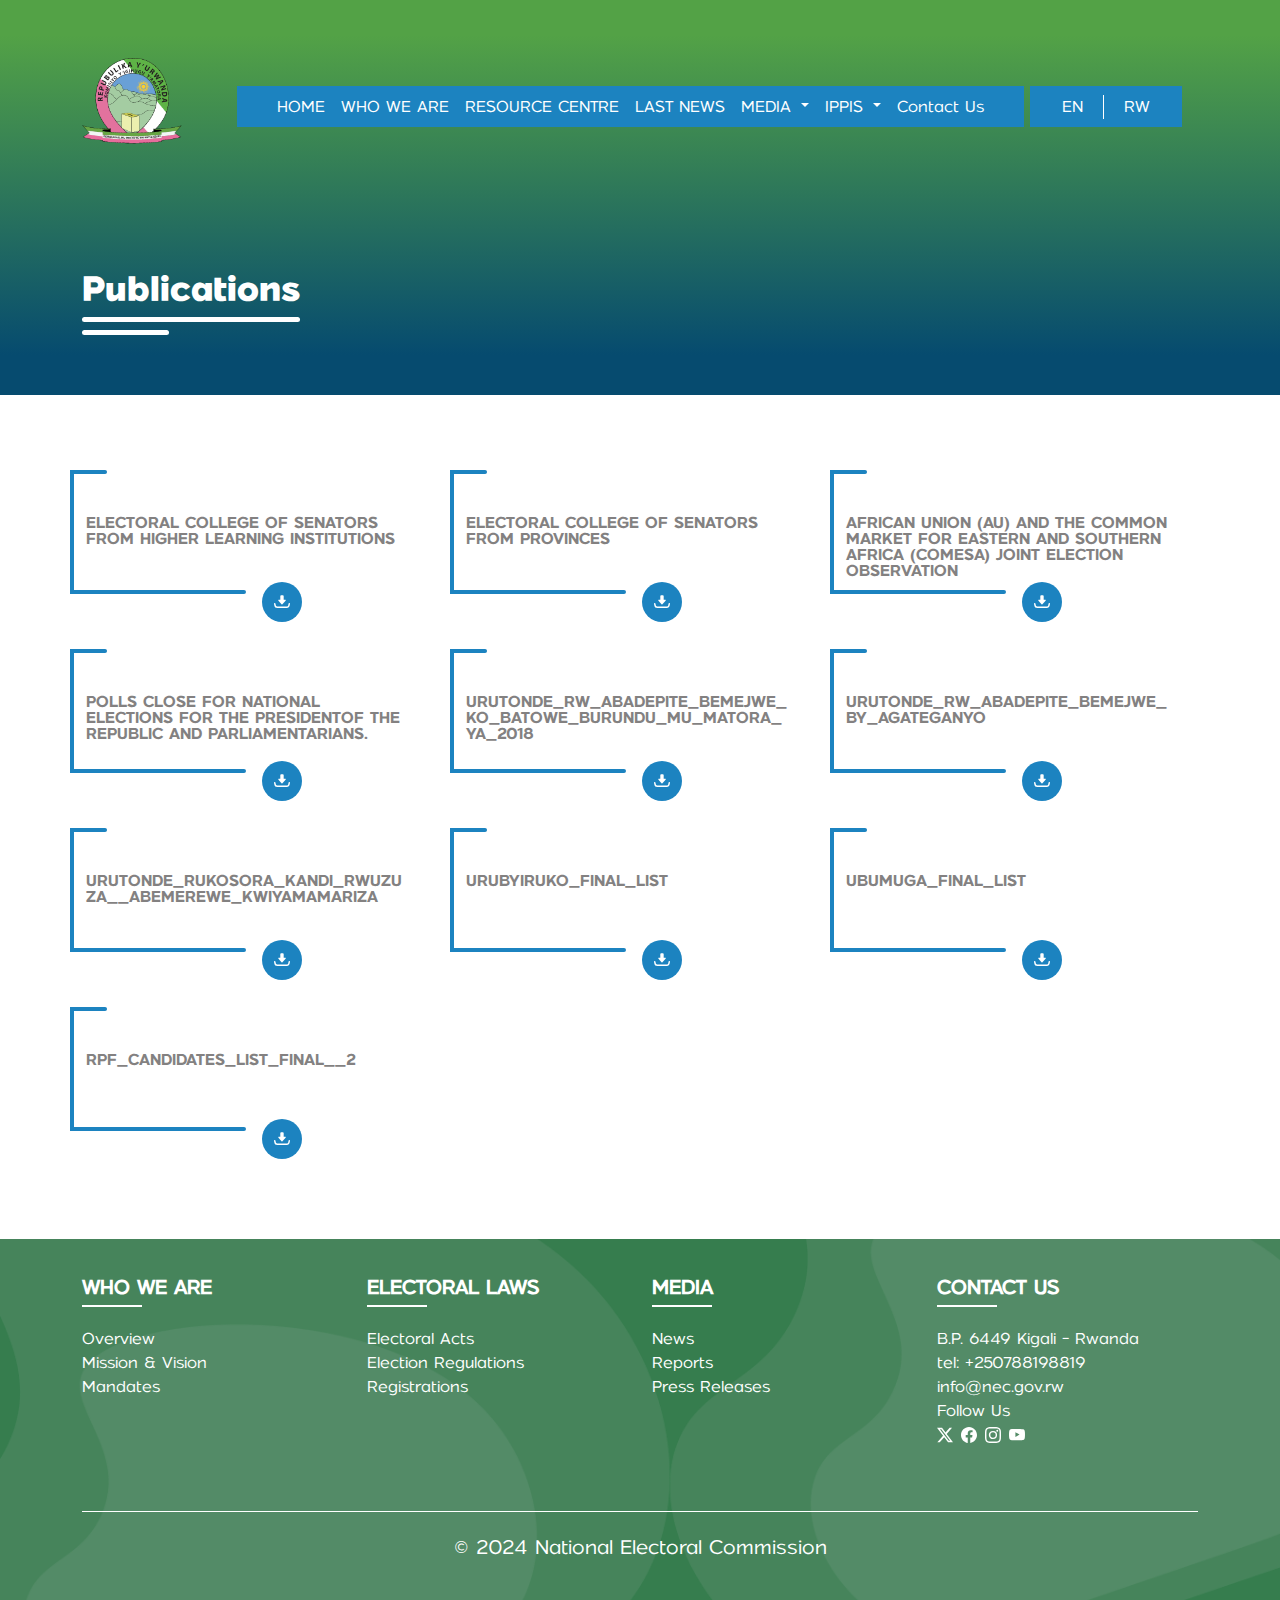
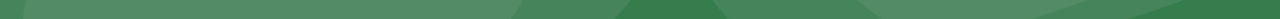
<file: publication/index.html>
<!DOCTYPE html>
<html lang="en">
<head>
    <meta charset="UTF-8">
    <meta name="viewport" content="width=device-width, initial-scale=1.0">
    <title>Publications</title>
    <link rel="icon" type="image/x-icon" href="../asset/img/Logo@2x.png">
    <link rel="stylesheet" href="style.css">
    <link rel="stylesheet" href="../style.css">
    <link href="https://cdn.jsdelivr.net/npm/bootstrap@5.3.3/dist/css/bootstrap.min.css" rel="stylesheet" integrity="sha384-QWTKZyjpPEjISv5WaRU9OFeRpok6YctnYmDr5pNlyT2bRjXh0JMhjY6hW+ALEwIH" crossorigin="anonymous">
    <link rel="stylesheet" href="https://cdn.jsdelivr.net/npm/bootstrap-icons@1.11.3/font/bootstrap-icons.min.css">
</head>
<body>
    <nav class="navbar navbar-expand-lg d-flex flex-column navv ">
        <div class="container-fluid nav-wrapper navcontainnn container ">
          <a class="navbar-brand myLogo" href="#"
            ><img
              class="img-fluid w-50 logoimge"
              src="../asset/img/Logo@2x.png"
              alt="site logo"
            />
          </a>
          
          <div class="linkx">
            <link rel="icon" type="image/x-icon" href="../asset/img/Logo@2x.png">
            <button
            class="navbar-toggler  mytoggler"
            type="button"
            data-bs-toggle="collapse"
            data-bs-target="#navbarNav"
            aria-controls="navbarNav"
            aria-expanded="false"
            aria-label="Toggle navigation"
          >
            <span class=""><i class="bi bi-list"></i></span>
          </button>


          <div class="collapse navbar-collapse macolaps" id="navbarNav">
             <ul class="navbar-nav nav-parent">
              <li class="nav-item">
                <a class="nav-link" href="../index.html">HOME</a>
              </li>
              <li class="nav-item">
                <a class="nav-link" href="../whoWeAre/index.html">WHO WE ARE</a>
              </li>

              <li class="nav-item">
                <a class="nav-link" href="../resourceCentre/index.html">RESOURCE CENTRE</a>
              </li>
              
              <li class="nav-item">
                <a class="nav-link" href="../lastNews/index.html">LAST NEWS</a>
              </li>

              <li class="nav-item dropdown">
                <a
                  class="nav-link dropdown-toggle"
                  href="#"
                  role="button"
                  data-bs-toggle="dropdown"
                  aria-expanded="false"
                >
                MEDIA
                </a>
                <ul class="dropdown-menu dropmenu">
                  <li><a class="dropdown-item" href="../reports/index.html">Reports</a></li>
                  <li><a class="dropdown-item" href="../publication/index.html">Publications</a></li>
                  <li><a class="dropdown-item" href="../PressReleases/index.html">Press Releases</a></li>
                  <li><a class="dropdown-item" href="../ElectoralActs/index.html">Electoral Acts</a></li>
                  <li><a class="dropdown-item" href="../ElectionRegulations/index.html">Election Regulations</a></li>
                </ul>
              </li>

              <li class="nav-item dropdown">
                <a
                  class="nav-link dropdown-toggle"
                  href="#"
                  role="button"
                  data-bs-toggle="dropdown"
                  aria-expanded="false"
                >
                IPPIS
                </a>
                <ul class="dropdown-menu dropmenu">
                  <li><a class="dropdown-item" href="#">Rwanda Public Self Employee Self Service Portal</a></li>
                  <li><a class="dropdown-item" href="https://recruitment.mifotra.gov.rw/">Rwanda Public Service e-Recruitment</a></li>
                </ul>
              </li>
              
              <li class="nav-item">
                <a class="nav-link" href="../contact/index.html">Contact Us</a>
              </li>
            </ul> 
          </div> 
          <div class="languages">
            <ul>
                <li class="eng "><a href="#">EN</a></li>
                <li class="rw "><a href="#">RW</a></li>
            </ul>
        </div> 
        </div>  
        </div>
      </nav>

    <section class="first-section">
        <div class="container maContaina">
            <h1 class="contactTitle">Publications</h1>
        </div>
    </section>

    <div class="container reporrSec">

    
      <div class="row">
        <div class="col-md-4 report-card">
          <a href="#">
            <div class="svg1">
              <svg xmlns="http://www.w3.org/2000/svg" width="176" height="124" viewBox="0 0 176 124" fill="none">
                <path d="M35.0433 2H2V122H174" stroke="#1C83C0" stroke-width="4" stroke-linecap="round"></path>
              </svg>
            </div>
            <div class="reportContent">
              <h1>Electoral college of senators from higher learning institutions</h1>
            </div>
            <div class="downldIcon">
              <svg xmlns="http://www.w3.org/2000/svg" width="16" height="16" viewBox="0 0 12 10" fill="none"><g id="Group 945"><path id="Vector" d="M4.72991 3.33237C4.72991 2.41599 4.74645 1.5779 4.72329 0.740921C4.71006 0.223734 4.94053 0.000980217 5.43566 0.000980217C5.81942 0.000980217 6.20317 -0.00122527 6.58582 0.000980217C7.05008 0.00539119 7.28496 0.214913 7.27504 0.707839C7.25629 1.54703 7.26953 2.38622 7.26953 3.33237C7.64777 3.33237 8.00285 3.31473 8.35573 3.33678C8.83432 3.36655 9.00855 3.71282 8.69317 4.07782C7.91684 4.97546 7.10853 5.84442 6.30132 6.71449C6.08187 6.95158 5.83927 6.8821 5.63747 6.66155C4.87326 5.82678 4.10134 4.99862 3.35809 4.14509C3.23679 4.00615 3.17063 3.72715 3.22466 3.55953C3.26215 3.44264 3.54225 3.36104 3.722 3.34119C4.04069 3.30701 4.3671 3.33127 4.7288 3.33127L4.72991 3.33237Z" fill="white"></path><path id="Vector_2" d="M6.01901 9.41623C4.849 9.41623 3.67899 9.42836 2.50898 9.41403C1.10959 9.39638 0.560427 8.94426 0.259378 7.5956C0.172261 7.20413 0.0884528 6.81266 0.0167745 6.41898C-0.0471847 6.065 0.0663979 5.79041 0.450153 5.72425C0.801928 5.6636 0.996011 5.85878 1.06879 6.19181C1.16142 6.61968 1.25736 7.04533 1.34227 7.4743C1.45034 8.01685 1.77014 8.31018 2.32702 8.31018C4.79496 8.31349 7.2629 8.31349 9.72974 8.31018C10.2414 8.31018 10.5469 8.04111 10.6527 7.54819C10.7454 7.12032 10.8226 6.69025 10.9119 6.26239C10.988 5.90069 11.1622 5.63713 11.5846 5.73307C12.0113 5.82901 12.0378 6.15652 11.9738 6.5083C11.9055 6.88433 11.8294 7.25927 11.7489 7.6331C11.4732 8.91449 10.913 9.38866 9.58308 9.41182C8.39542 9.43277 7.20666 9.41623 6.01791 9.41734L6.01901 9.41623Z" fill="white"></path></g></svg>
            </div>
          </a>
  
        </div>
        <div class="col-md-4 report-card">
          <a href="#">
            <div class="svg1">
              <svg xmlns="http://www.w3.org/2000/svg" width="176" height="124" viewBox="0 0 176 124" fill="none">
                <path d="M35.0433 2H2V122H174" stroke="#1C83C0" stroke-width="4" stroke-linecap="round"></path>
              </svg>
            </div>
            <div class="reportContent">
              <h1>Electoral college of senators from provinces</h1>
            </div>
            <div class="downldIcon">
              <svg xmlns="http://www.w3.org/2000/svg" width="16" height="16" viewBox="0 0 12 10" fill="none"><g id="Group 945"><path id="Vector" d="M4.72991 3.33237C4.72991 2.41599 4.74645 1.5779 4.72329 0.740921C4.71006 0.223734 4.94053 0.000980217 5.43566 0.000980217C5.81942 0.000980217 6.20317 -0.00122527 6.58582 0.000980217C7.05008 0.00539119 7.28496 0.214913 7.27504 0.707839C7.25629 1.54703 7.26953 2.38622 7.26953 3.33237C7.64777 3.33237 8.00285 3.31473 8.35573 3.33678C8.83432 3.36655 9.00855 3.71282 8.69317 4.07782C7.91684 4.97546 7.10853 5.84442 6.30132 6.71449C6.08187 6.95158 5.83927 6.8821 5.63747 6.66155C4.87326 5.82678 4.10134 4.99862 3.35809 4.14509C3.23679 4.00615 3.17063 3.72715 3.22466 3.55953C3.26215 3.44264 3.54225 3.36104 3.722 3.34119C4.04069 3.30701 4.3671 3.33127 4.7288 3.33127L4.72991 3.33237Z" fill="white"></path><path id="Vector_2" d="M6.01901 9.41623C4.849 9.41623 3.67899 9.42836 2.50898 9.41403C1.10959 9.39638 0.560427 8.94426 0.259378 7.5956C0.172261 7.20413 0.0884528 6.81266 0.0167745 6.41898C-0.0471847 6.065 0.0663979 5.79041 0.450153 5.72425C0.801928 5.6636 0.996011 5.85878 1.06879 6.19181C1.16142 6.61968 1.25736 7.04533 1.34227 7.4743C1.45034 8.01685 1.77014 8.31018 2.32702 8.31018C4.79496 8.31349 7.2629 8.31349 9.72974 8.31018C10.2414 8.31018 10.5469 8.04111 10.6527 7.54819C10.7454 7.12032 10.8226 6.69025 10.9119 6.26239C10.988 5.90069 11.1622 5.63713 11.5846 5.73307C12.0113 5.82901 12.0378 6.15652 11.9738 6.5083C11.9055 6.88433 11.8294 7.25927 11.7489 7.6331C11.4732 8.91449 10.913 9.38866 9.58308 9.41182C8.39542 9.43277 7.20666 9.41623 6.01791 9.41734L6.01901 9.41623Z" fill="white"></path></g></svg>
            </div>
          </a>
  
        </div>
        <div class="col-md-4 report-card">
          <a href="#">
            <div class="svg1">
              <svg xmlns="http://www.w3.org/2000/svg" width="176" height="124" viewBox="0 0 176 124" fill="none">
                <path d="M35.0433 2H2V122H174" stroke="#1C83C0" stroke-width="4" stroke-linecap="round"></path>
              </svg>
            </div>
            <div class="reportContent">
              <h1>AFRICAN UNION (AU) AND THE COMMON MARKET FOR EASTERN AND SOUTHERN AFRICA (COMESA) JOINT ELECTION OBSERVATION</h1>
            </div>
            <div class="downldIcon">
              <svg xmlns="http://www.w3.org/2000/svg" width="16" height="16" viewBox="0 0 12 10" fill="none"><g id="Group 945"><path id="Vector" d="M4.72991 3.33237C4.72991 2.41599 4.74645 1.5779 4.72329 0.740921C4.71006 0.223734 4.94053 0.000980217 5.43566 0.000980217C5.81942 0.000980217 6.20317 -0.00122527 6.58582 0.000980217C7.05008 0.00539119 7.28496 0.214913 7.27504 0.707839C7.25629 1.54703 7.26953 2.38622 7.26953 3.33237C7.64777 3.33237 8.00285 3.31473 8.35573 3.33678C8.83432 3.36655 9.00855 3.71282 8.69317 4.07782C7.91684 4.97546 7.10853 5.84442 6.30132 6.71449C6.08187 6.95158 5.83927 6.8821 5.63747 6.66155C4.87326 5.82678 4.10134 4.99862 3.35809 4.14509C3.23679 4.00615 3.17063 3.72715 3.22466 3.55953C3.26215 3.44264 3.54225 3.36104 3.722 3.34119C4.04069 3.30701 4.3671 3.33127 4.7288 3.33127L4.72991 3.33237Z" fill="white"></path><path id="Vector_2" d="M6.01901 9.41623C4.849 9.41623 3.67899 9.42836 2.50898 9.41403C1.10959 9.39638 0.560427 8.94426 0.259378 7.5956C0.172261 7.20413 0.0884528 6.81266 0.0167745 6.41898C-0.0471847 6.065 0.0663979 5.79041 0.450153 5.72425C0.801928 5.6636 0.996011 5.85878 1.06879 6.19181C1.16142 6.61968 1.25736 7.04533 1.34227 7.4743C1.45034 8.01685 1.77014 8.31018 2.32702 8.31018C4.79496 8.31349 7.2629 8.31349 9.72974 8.31018C10.2414 8.31018 10.5469 8.04111 10.6527 7.54819C10.7454 7.12032 10.8226 6.69025 10.9119 6.26239C10.988 5.90069 11.1622 5.63713 11.5846 5.73307C12.0113 5.82901 12.0378 6.15652 11.9738 6.5083C11.9055 6.88433 11.8294 7.25927 11.7489 7.6331C11.4732 8.91449 10.913 9.38866 9.58308 9.41182C8.39542 9.43277 7.20666 9.41623 6.01791 9.41734L6.01901 9.41623Z" fill="white"></path></g></svg>
            </div>
          </a>
  
        </div>
        <div class="col-md-4 report-card">
          <a href="#">
            <div class="svg1">
              <svg xmlns="http://www.w3.org/2000/svg" width="176" height="124" viewBox="0 0 176 124" fill="none">
                <path d="M35.0433 2H2V122H174" stroke="#1C83C0" stroke-width="4" stroke-linecap="round"></path>
              </svg>
            </div>
            <div class="reportContent">
              <h1>POLLS CLOSE FOR NATIONAL ELECTIONS FOR THE PRESIDENTOF THE REPUBLIC AND PARLIAMENTARIANS.</h1>
            </div>
            <div class="downldIcon">
              <svg xmlns="http://www.w3.org/2000/svg" width="16" height="16" viewBox="0 0 12 10" fill="none"><g id="Group 945"><path id="Vector" d="M4.72991 3.33237C4.72991 2.41599 4.74645 1.5779 4.72329 0.740921C4.71006 0.223734 4.94053 0.000980217 5.43566 0.000980217C5.81942 0.000980217 6.20317 -0.00122527 6.58582 0.000980217C7.05008 0.00539119 7.28496 0.214913 7.27504 0.707839C7.25629 1.54703 7.26953 2.38622 7.26953 3.33237C7.64777 3.33237 8.00285 3.31473 8.35573 3.33678C8.83432 3.36655 9.00855 3.71282 8.69317 4.07782C7.91684 4.97546 7.10853 5.84442 6.30132 6.71449C6.08187 6.95158 5.83927 6.8821 5.63747 6.66155C4.87326 5.82678 4.10134 4.99862 3.35809 4.14509C3.23679 4.00615 3.17063 3.72715 3.22466 3.55953C3.26215 3.44264 3.54225 3.36104 3.722 3.34119C4.04069 3.30701 4.3671 3.33127 4.7288 3.33127L4.72991 3.33237Z" fill="white"></path><path id="Vector_2" d="M6.01901 9.41623C4.849 9.41623 3.67899 9.42836 2.50898 9.41403C1.10959 9.39638 0.560427 8.94426 0.259378 7.5956C0.172261 7.20413 0.0884528 6.81266 0.0167745 6.41898C-0.0471847 6.065 0.0663979 5.79041 0.450153 5.72425C0.801928 5.6636 0.996011 5.85878 1.06879 6.19181C1.16142 6.61968 1.25736 7.04533 1.34227 7.4743C1.45034 8.01685 1.77014 8.31018 2.32702 8.31018C4.79496 8.31349 7.2629 8.31349 9.72974 8.31018C10.2414 8.31018 10.5469 8.04111 10.6527 7.54819C10.7454 7.12032 10.8226 6.69025 10.9119 6.26239C10.988 5.90069 11.1622 5.63713 11.5846 5.73307C12.0113 5.82901 12.0378 6.15652 11.9738 6.5083C11.9055 6.88433 11.8294 7.25927 11.7489 7.6331C11.4732 8.91449 10.913 9.38866 9.58308 9.41182C8.39542 9.43277 7.20666 9.41623 6.01791 9.41734L6.01901 9.41623Z" fill="white"></path></g></svg>
            </div>
          </a>
  
        </div>
        <div class="col-md-4 report-card">
          <a href="#">
            <div class="svg1">
              <svg xmlns="http://www.w3.org/2000/svg" width="176" height="124" viewBox="0 0 176 124" fill="none">
                <path d="M35.0433 2H2V122H174" stroke="#1C83C0" stroke-width="4" stroke-linecap="round"></path>
              </svg>
            </div>
            <div class="reportContent">
              <h1>URUTONDE_RW_ABADEPITE_BEMEJWE_KO_BATOWE_BURUNDU_MU_MATORA_YA_2018</h1>
            </div>
            <div class="downldIcon">
              <svg xmlns="http://www.w3.org/2000/svg" width="16" height="16" viewBox="0 0 12 10" fill="none"><g id="Group 945"><path id="Vector" d="M4.72991 3.33237C4.72991 2.41599 4.74645 1.5779 4.72329 0.740921C4.71006 0.223734 4.94053 0.000980217 5.43566 0.000980217C5.81942 0.000980217 6.20317 -0.00122527 6.58582 0.000980217C7.05008 0.00539119 7.28496 0.214913 7.27504 0.707839C7.25629 1.54703 7.26953 2.38622 7.26953 3.33237C7.64777 3.33237 8.00285 3.31473 8.35573 3.33678C8.83432 3.36655 9.00855 3.71282 8.69317 4.07782C7.91684 4.97546 7.10853 5.84442 6.30132 6.71449C6.08187 6.95158 5.83927 6.8821 5.63747 6.66155C4.87326 5.82678 4.10134 4.99862 3.35809 4.14509C3.23679 4.00615 3.17063 3.72715 3.22466 3.55953C3.26215 3.44264 3.54225 3.36104 3.722 3.34119C4.04069 3.30701 4.3671 3.33127 4.7288 3.33127L4.72991 3.33237Z" fill="white"></path><path id="Vector_2" d="M6.01901 9.41623C4.849 9.41623 3.67899 9.42836 2.50898 9.41403C1.10959 9.39638 0.560427 8.94426 0.259378 7.5956C0.172261 7.20413 0.0884528 6.81266 0.0167745 6.41898C-0.0471847 6.065 0.0663979 5.79041 0.450153 5.72425C0.801928 5.6636 0.996011 5.85878 1.06879 6.19181C1.16142 6.61968 1.25736 7.04533 1.34227 7.4743C1.45034 8.01685 1.77014 8.31018 2.32702 8.31018C4.79496 8.31349 7.2629 8.31349 9.72974 8.31018C10.2414 8.31018 10.5469 8.04111 10.6527 7.54819C10.7454 7.12032 10.8226 6.69025 10.9119 6.26239C10.988 5.90069 11.1622 5.63713 11.5846 5.73307C12.0113 5.82901 12.0378 6.15652 11.9738 6.5083C11.9055 6.88433 11.8294 7.25927 11.7489 7.6331C11.4732 8.91449 10.913 9.38866 9.58308 9.41182C8.39542 9.43277 7.20666 9.41623 6.01791 9.41734L6.01901 9.41623Z" fill="white"></path></g></svg>
            </div>
          </a>
  
        </div>
        <div class="col-md-4 report-card">
          <a href="#">
            <div class="svg1">
              <svg xmlns="http://www.w3.org/2000/svg" width="176" height="124" viewBox="0 0 176 124" fill="none">
                <path d="M35.0433 2H2V122H174" stroke="#1C83C0" stroke-width="4" stroke-linecap="round"></path>
              </svg>
            </div>
            <div class="reportContent">
              <h1>URUTONDE_RW_ABADEPITE_BEMEJWE_BY_AGATEGANYO</h1>
            </div>
            <div class="downldIcon">
              <svg xmlns="http://www.w3.org/2000/svg" width="16" height="16" viewBox="0 0 12 10" fill="none"><g id="Group 945"><path id="Vector" d="M4.72991 3.33237C4.72991 2.41599 4.74645 1.5779 4.72329 0.740921C4.71006 0.223734 4.94053 0.000980217 5.43566 0.000980217C5.81942 0.000980217 6.20317 -0.00122527 6.58582 0.000980217C7.05008 0.00539119 7.28496 0.214913 7.27504 0.707839C7.25629 1.54703 7.26953 2.38622 7.26953 3.33237C7.64777 3.33237 8.00285 3.31473 8.35573 3.33678C8.83432 3.36655 9.00855 3.71282 8.69317 4.07782C7.91684 4.97546 7.10853 5.84442 6.30132 6.71449C6.08187 6.95158 5.83927 6.8821 5.63747 6.66155C4.87326 5.82678 4.10134 4.99862 3.35809 4.14509C3.23679 4.00615 3.17063 3.72715 3.22466 3.55953C3.26215 3.44264 3.54225 3.36104 3.722 3.34119C4.04069 3.30701 4.3671 3.33127 4.7288 3.33127L4.72991 3.33237Z" fill="white"></path><path id="Vector_2" d="M6.01901 9.41623C4.849 9.41623 3.67899 9.42836 2.50898 9.41403C1.10959 9.39638 0.560427 8.94426 0.259378 7.5956C0.172261 7.20413 0.0884528 6.81266 0.0167745 6.41898C-0.0471847 6.065 0.0663979 5.79041 0.450153 5.72425C0.801928 5.6636 0.996011 5.85878 1.06879 6.19181C1.16142 6.61968 1.25736 7.04533 1.34227 7.4743C1.45034 8.01685 1.77014 8.31018 2.32702 8.31018C4.79496 8.31349 7.2629 8.31349 9.72974 8.31018C10.2414 8.31018 10.5469 8.04111 10.6527 7.54819C10.7454 7.12032 10.8226 6.69025 10.9119 6.26239C10.988 5.90069 11.1622 5.63713 11.5846 5.73307C12.0113 5.82901 12.0378 6.15652 11.9738 6.5083C11.9055 6.88433 11.8294 7.25927 11.7489 7.6331C11.4732 8.91449 10.913 9.38866 9.58308 9.41182C8.39542 9.43277 7.20666 9.41623 6.01791 9.41734L6.01901 9.41623Z" fill="white"></path></g></svg>
            </div>
          </a>
  
        </div>
  
        <div class="col-md-4 report-card">
          <a href="#">
            <div class="svg1">
              <svg xmlns="http://www.w3.org/2000/svg" width="176" height="124" viewBox="0 0 176 124" fill="none">
                <path d="M35.0433 2H2V122H174" stroke="#1C83C0" stroke-width="4" stroke-linecap="round"></path>
              </svg>
            </div>
            <div class="reportContent">
              <h1>URUTONDE_RUKOSORA_KANDI_RWUZUZA__ABEMEREWE_KWIYAMAMARIZA</h1>
            </div>
            <div class="downldIcon">
              <svg xmlns="http://www.w3.org/2000/svg" width="16" height="16" viewBox="0 0 12 10" fill="none"><g id="Group 945"><path id="Vector" d="M4.72991 3.33237C4.72991 2.41599 4.74645 1.5779 4.72329 0.740921C4.71006 0.223734 4.94053 0.000980217 5.43566 0.000980217C5.81942 0.000980217 6.20317 -0.00122527 6.58582 0.000980217C7.05008 0.00539119 7.28496 0.214913 7.27504 0.707839C7.25629 1.54703 7.26953 2.38622 7.26953 3.33237C7.64777 3.33237 8.00285 3.31473 8.35573 3.33678C8.83432 3.36655 9.00855 3.71282 8.69317 4.07782C7.91684 4.97546 7.10853 5.84442 6.30132 6.71449C6.08187 6.95158 5.83927 6.8821 5.63747 6.66155C4.87326 5.82678 4.10134 4.99862 3.35809 4.14509C3.23679 4.00615 3.17063 3.72715 3.22466 3.55953C3.26215 3.44264 3.54225 3.36104 3.722 3.34119C4.04069 3.30701 4.3671 3.33127 4.7288 3.33127L4.72991 3.33237Z" fill="white"></path><path id="Vector_2" d="M6.01901 9.41623C4.849 9.41623 3.67899 9.42836 2.50898 9.41403C1.10959 9.39638 0.560427 8.94426 0.259378 7.5956C0.172261 7.20413 0.0884528 6.81266 0.0167745 6.41898C-0.0471847 6.065 0.0663979 5.79041 0.450153 5.72425C0.801928 5.6636 0.996011 5.85878 1.06879 6.19181C1.16142 6.61968 1.25736 7.04533 1.34227 7.4743C1.45034 8.01685 1.77014 8.31018 2.32702 8.31018C4.79496 8.31349 7.2629 8.31349 9.72974 8.31018C10.2414 8.31018 10.5469 8.04111 10.6527 7.54819C10.7454 7.12032 10.8226 6.69025 10.9119 6.26239C10.988 5.90069 11.1622 5.63713 11.5846 5.73307C12.0113 5.82901 12.0378 6.15652 11.9738 6.5083C11.9055 6.88433 11.8294 7.25927 11.7489 7.6331C11.4732 8.91449 10.913 9.38866 9.58308 9.41182C8.39542 9.43277 7.20666 9.41623 6.01791 9.41734L6.01901 9.41623Z" fill="white"></path></g></svg>
            </div>
          </a>
  
        </div>
  
        <div class="col-md-4 report-card">
          <a href="#">
            <div class="svg1">
              <svg xmlns="http://www.w3.org/2000/svg" width="176" height="124" viewBox="0 0 176 124" fill="none">
                <path d="M35.0433 2H2V122H174" stroke="#1C83C0" stroke-width="4" stroke-linecap="round"></path>
              </svg>
            </div>
            <div class="reportContent">
              <h1>URUBYIRUKO_Final_list</h1>
            </div>
            <div class="downldIcon">
              <svg xmlns="http://www.w3.org/2000/svg" width="16" height="16" viewBox="0 0 12 10" fill="none"><g id="Group 945"><path id="Vector" d="M4.72991 3.33237C4.72991 2.41599 4.74645 1.5779 4.72329 0.740921C4.71006 0.223734 4.94053 0.000980217 5.43566 0.000980217C5.81942 0.000980217 6.20317 -0.00122527 6.58582 0.000980217C7.05008 0.00539119 7.28496 0.214913 7.27504 0.707839C7.25629 1.54703 7.26953 2.38622 7.26953 3.33237C7.64777 3.33237 8.00285 3.31473 8.35573 3.33678C8.83432 3.36655 9.00855 3.71282 8.69317 4.07782C7.91684 4.97546 7.10853 5.84442 6.30132 6.71449C6.08187 6.95158 5.83927 6.8821 5.63747 6.66155C4.87326 5.82678 4.10134 4.99862 3.35809 4.14509C3.23679 4.00615 3.17063 3.72715 3.22466 3.55953C3.26215 3.44264 3.54225 3.36104 3.722 3.34119C4.04069 3.30701 4.3671 3.33127 4.7288 3.33127L4.72991 3.33237Z" fill="white"></path><path id="Vector_2" d="M6.01901 9.41623C4.849 9.41623 3.67899 9.42836 2.50898 9.41403C1.10959 9.39638 0.560427 8.94426 0.259378 7.5956C0.172261 7.20413 0.0884528 6.81266 0.0167745 6.41898C-0.0471847 6.065 0.0663979 5.79041 0.450153 5.72425C0.801928 5.6636 0.996011 5.85878 1.06879 6.19181C1.16142 6.61968 1.25736 7.04533 1.34227 7.4743C1.45034 8.01685 1.77014 8.31018 2.32702 8.31018C4.79496 8.31349 7.2629 8.31349 9.72974 8.31018C10.2414 8.31018 10.5469 8.04111 10.6527 7.54819C10.7454 7.12032 10.8226 6.69025 10.9119 6.26239C10.988 5.90069 11.1622 5.63713 11.5846 5.73307C12.0113 5.82901 12.0378 6.15652 11.9738 6.5083C11.9055 6.88433 11.8294 7.25927 11.7489 7.6331C11.4732 8.91449 10.913 9.38866 9.58308 9.41182C8.39542 9.43277 7.20666 9.41623 6.01791 9.41734L6.01901 9.41623Z" fill="white"></path></g></svg>
            </div>
          </a>
  
        </div>
        <div class="col-md-4 report-card">
          <a href="#">
            <div class="svg1">
              <svg xmlns="http://www.w3.org/2000/svg" width="176" height="124" viewBox="0 0 176 124" fill="none">
                <path d="M35.0433 2H2V122H174" stroke="#1C83C0" stroke-width="4" stroke-linecap="round"></path>
              </svg>
            </div>
            <div class="reportContent">
              <h1>UBUMUGA_Final_list</h1>
            </div>
            <div class="downldIcon">
              <svg xmlns="http://www.w3.org/2000/svg" width="16" height="16" viewBox="0 0 12 10" fill="none"><g id="Group 945"><path id="Vector" d="M4.72991 3.33237C4.72991 2.41599 4.74645 1.5779 4.72329 0.740921C4.71006 0.223734 4.94053 0.000980217 5.43566 0.000980217C5.81942 0.000980217 6.20317 -0.00122527 6.58582 0.000980217C7.05008 0.00539119 7.28496 0.214913 7.27504 0.707839C7.25629 1.54703 7.26953 2.38622 7.26953 3.33237C7.64777 3.33237 8.00285 3.31473 8.35573 3.33678C8.83432 3.36655 9.00855 3.71282 8.69317 4.07782C7.91684 4.97546 7.10853 5.84442 6.30132 6.71449C6.08187 6.95158 5.83927 6.8821 5.63747 6.66155C4.87326 5.82678 4.10134 4.99862 3.35809 4.14509C3.23679 4.00615 3.17063 3.72715 3.22466 3.55953C3.26215 3.44264 3.54225 3.36104 3.722 3.34119C4.04069 3.30701 4.3671 3.33127 4.7288 3.33127L4.72991 3.33237Z" fill="white"></path><path id="Vector_2" d="M6.01901 9.41623C4.849 9.41623 3.67899 9.42836 2.50898 9.41403C1.10959 9.39638 0.560427 8.94426 0.259378 7.5956C0.172261 7.20413 0.0884528 6.81266 0.0167745 6.41898C-0.0471847 6.065 0.0663979 5.79041 0.450153 5.72425C0.801928 5.6636 0.996011 5.85878 1.06879 6.19181C1.16142 6.61968 1.25736 7.04533 1.34227 7.4743C1.45034 8.01685 1.77014 8.31018 2.32702 8.31018C4.79496 8.31349 7.2629 8.31349 9.72974 8.31018C10.2414 8.31018 10.5469 8.04111 10.6527 7.54819C10.7454 7.12032 10.8226 6.69025 10.9119 6.26239C10.988 5.90069 11.1622 5.63713 11.5846 5.73307C12.0113 5.82901 12.0378 6.15652 11.9738 6.5083C11.9055 6.88433 11.8294 7.25927 11.7489 7.6331C11.4732 8.91449 10.913 9.38866 9.58308 9.41182C8.39542 9.43277 7.20666 9.41623 6.01791 9.41734L6.01901 9.41623Z" fill="white"></path></g></svg>
            </div>
          </a>
  
        </div>
        <div class="col-md-4 report-card">
          <a href="#">
            <div class="svg1">
              <svg xmlns="http://www.w3.org/2000/svg" width="176" height="124" viewBox="0 0 176 124" fill="none">
                <path d="M35.0433 2H2V122H174" stroke="#1C83C0" stroke-width="4" stroke-linecap="round"></path>
              </svg>
            </div>
            <div class="reportContent">
              <h1>RPF_Candidates_List_Final__2</h1>
            </div>
            <div class="downldIcon">
              <svg xmlns="http://www.w3.org/2000/svg" width="16" height="16" viewBox="0 0 12 10" fill="none"><g id="Group 945"><path id="Vector" d="M4.72991 3.33237C4.72991 2.41599 4.74645 1.5779 4.72329 0.740921C4.71006 0.223734 4.94053 0.000980217 5.43566 0.000980217C5.81942 0.000980217 6.20317 -0.00122527 6.58582 0.000980217C7.05008 0.00539119 7.28496 0.214913 7.27504 0.707839C7.25629 1.54703 7.26953 2.38622 7.26953 3.33237C7.64777 3.33237 8.00285 3.31473 8.35573 3.33678C8.83432 3.36655 9.00855 3.71282 8.69317 4.07782C7.91684 4.97546 7.10853 5.84442 6.30132 6.71449C6.08187 6.95158 5.83927 6.8821 5.63747 6.66155C4.87326 5.82678 4.10134 4.99862 3.35809 4.14509C3.23679 4.00615 3.17063 3.72715 3.22466 3.55953C3.26215 3.44264 3.54225 3.36104 3.722 3.34119C4.04069 3.30701 4.3671 3.33127 4.7288 3.33127L4.72991 3.33237Z" fill="white"></path><path id="Vector_2" d="M6.01901 9.41623C4.849 9.41623 3.67899 9.42836 2.50898 9.41403C1.10959 9.39638 0.560427 8.94426 0.259378 7.5956C0.172261 7.20413 0.0884528 6.81266 0.0167745 6.41898C-0.0471847 6.065 0.0663979 5.79041 0.450153 5.72425C0.801928 5.6636 0.996011 5.85878 1.06879 6.19181C1.16142 6.61968 1.25736 7.04533 1.34227 7.4743C1.45034 8.01685 1.77014 8.31018 2.32702 8.31018C4.79496 8.31349 7.2629 8.31349 9.72974 8.31018C10.2414 8.31018 10.5469 8.04111 10.6527 7.54819C10.7454 7.12032 10.8226 6.69025 10.9119 6.26239C10.988 5.90069 11.1622 5.63713 11.5846 5.73307C12.0113 5.82901 12.0378 6.15652 11.9738 6.5083C11.9055 6.88433 11.8294 7.25927 11.7489 7.6331C11.4732 8.91449 10.913 9.38866 9.58308 9.41182C8.39542 9.43277 7.20666 9.41623 6.01791 9.41734L6.01901 9.41623Z" fill="white"></path></g></svg>
            </div>
          </a>
  
        </div>


                
      </div>
     

      
  
     </div>



    
   <footer class="footer">
    <div class="sub-Footer">
      <section class="container">
       <div class="row magrid">
        <div class="col-md-3 fter-Section1">
            <h2>WHO WE ARE</h2>
            <ul>
                <li><a href="#">Overview</a></li>
                <li><a href="#">Mission & Vision</a></li>
                <li><a href="#">Mandates</a></li>
            </ul>
        </div>
        <div class="col-md-3 fter-Section1">
            <h2>ELECTORAL LAWS</h2>
            <ul>
                <li><a href="#">Electoral Acts</a></li>
                <li><a href="#">Election Regulations</a></li>
                <li><a href="#">Registrations</a></li>
            </ul>
        </div>
        <div class="col-md-3 fter-Section1">
            <h2>MEDIA</h2>
            <ul>
                <li><a href="#">News</a></li>
                <li><a href="#">Reports</a></li>
                <li><a href="#">Press Releases</a></li>
            </ul>
        </div>
        <div class="col-md-3 fter-Section1">
            <h2>CONTACT US</h2>
            <ul>
                <li>B.P. 6449 Kigali - Rwanda</li>
                <li>tel: +250788198819</li>
                <li>info@nec.gov.rw</li>
                <li>Follow Us</li>
                <li class="d-flex gap-2">
                    <span><a href="#">
                        <svg xmlns="http://www.w3.org/2000/svg" width="16" height="16" fill="currentColor" class="bi bi-twitter-x" viewBox="0 0 16 16">
                            <path d="M12.6.75h2.454l-5.36 6.142L16 15.25h-4.937l-3.867-5.07-4.425 5.07H.316l5.733-6.57L0 .75h5.063l3.495 4.633L12.601.75Zm-.86 13.028h1.36L4.323 2.145H2.865z"/>
                          </svg>
                    </a></span>
                    <span>
                        <a href="#">
                            <svg xmlns="http://www.w3.org/2000/svg" width="16" height="16" fill="currentColor" class="bi bi-facebook" viewBox="0 0 16 16">
                                <path d="M16 8.049c0-4.446-3.582-8.05-8-8.05C3.58 0-.002 3.603-.002 8.05c0 4.017 2.926 7.347 6.75 7.951v-5.625h-2.03V8.05H6.75V6.275c0-2.017 1.195-3.131 3.022-3.131.876 0 1.791.157 1.791.157v1.98h-1.009c-.993 0-1.303.621-1.303 1.258v1.51h2.218l-.354 2.326H9.25V16c3.824-.604 6.75-3.934 6.75-7.951"/>
                              </svg>
                        </a>
                    </span>
                    <span>
                        <a href="#">
                            <svg xmlns="http://www.w3.org/2000/svg" width="16" height="16" fill="currentColor" class="bi bi-instagram" viewBox="0 0 16 16">
                                <path d="M8 0C5.829 0 5.556.01 4.703.048 3.85.088 3.269.222 2.76.42a3.9 3.9 0 0 0-1.417.923A3.9 3.9 0 0 0 .42 2.76C.222 3.268.087 3.85.048 4.7.01 5.555 0 5.827 0 8.001c0 2.172.01 2.444.048 3.297.04.852.174 1.433.372 1.942.205.526.478.972.923 1.417.444.445.89.719 1.416.923.51.198 1.09.333 1.942.372C5.555 15.99 5.827 16 8 16s2.444-.01 3.298-.048c.851-.04 1.434-.174 1.943-.372a3.9 3.9 0 0 0 1.416-.923c.445-.445.718-.891.923-1.417.197-.509.332-1.09.372-1.942C15.99 10.445 16 10.173 16 8s-.01-2.445-.048-3.299c-.04-.851-.175-1.433-.372-1.941a3.9 3.9 0 0 0-.923-1.417A3.9 3.9 0 0 0 13.24.42c-.51-.198-1.092-.333-1.943-.372C10.443.01 10.172 0 7.998 0zm-.717 1.442h.718c2.136 0 2.389.007 3.232.046.78.035 1.204.166 1.486.275.373.145.64.319.92.599s.453.546.598.92c.11.281.24.705.275 1.485.039.843.047 1.096.047 3.231s-.008 2.389-.047 3.232c-.035.78-.166 1.203-.275 1.485a2.5 2.5 0 0 1-.599.919c-.28.28-.546.453-.92.598-.28.11-.704.24-1.485.276-.843.038-1.096.047-3.232.047s-2.39-.009-3.233-.047c-.78-.036-1.203-.166-1.485-.276a2.5 2.5 0 0 1-.92-.598 2.5 2.5 0 0 1-.6-.92c-.109-.281-.24-.705-.275-1.485-.038-.843-.046-1.096-.046-3.233s.008-2.388.046-3.231c.036-.78.166-1.204.276-1.486.145-.373.319-.64.599-.92s.546-.453.92-.598c.282-.11.705-.24 1.485-.276.738-.034 1.024-.044 2.515-.045zm4.988 1.328a.96.96 0 1 0 0 1.92.96.96 0 0 0 0-1.92m-4.27 1.122a4.109 4.109 0 1 0 0 8.217 4.109 4.109 0 0 0 0-8.217m0 1.441a2.667 2.667 0 1 1 0 5.334 2.667 2.667 0 0 1 0-5.334"/>
                            </svg>
                        </a>
                    </span>
                    <span>
                        <a href="#">
                            <svg xmlns="http://www.w3.org/2000/svg" width="16" height="16" fill="currentColor" class="bi bi-youtube" viewBox="0 0 16 16">
                                <path d="M8.051 1.999h.089c.822.003 4.987.033 6.11.335a2.01 2.01 0 0 1 1.415 1.42c.101.38.172.883.22 1.402l.01.104.022.26.008.104c.065.914.073 1.77.074 1.957v.075c-.001.194-.01 1.108-.082 2.06l-.008.105-.009.104c-.05.572-.124 1.14-.235 1.558a2.01 2.01 0 0 1-1.415 1.42c-1.16.312-5.569.334-6.18.335h-.142c-.309 0-1.587-.006-2.927-.052l-.17-.006-.087-.004-.171-.007-.171-.007c-1.11-.049-2.167-.128-2.654-.26a2.01 2.01 0 0 1-1.415-1.419c-.111-.417-.185-.986-.235-1.558L.09 9.82l-.008-.104A31 31 0 0 1 0 7.68v-.123c.002-.215.01-.958.064-1.778l.007-.103.003-.052.008-.104.022-.26.01-.104c.048-.519.119-1.023.22-1.402a2.01 2.01 0 0 1 1.415-1.42c.487-.13 1.544-.21 2.654-.26l.17-.007.172-.006.086-.003.171-.007A100 100 0 0 1 7.858 2zM6.4 5.209v4.818l4.157-2.408z"/>
                            </svg>
                        </a>
                    </span>
                </li>
            </ul>
        </div>
       </div>
       <div class="d-flex gap-2  justify-content-center copyrightt"> <span>&copy; 2024</span><p>National Electoral Commission</p></div>
    </section>
    </div>
   </footer>

    <script src="https://cdn.jsdelivr.net/npm/bootstrap@5.3.3/dist/js/bootstrap.bundle.min.js" integrity="sha384-YvpcrYf0tY3lHB60NNkmXc5s9fDVZLESaAA55NDzOxhy9GkcIdslK1eN7N6jIeHz" crossorigin="anonymous"></script>
    <script src="../main.js"></script>
</body>
</html>
</file>
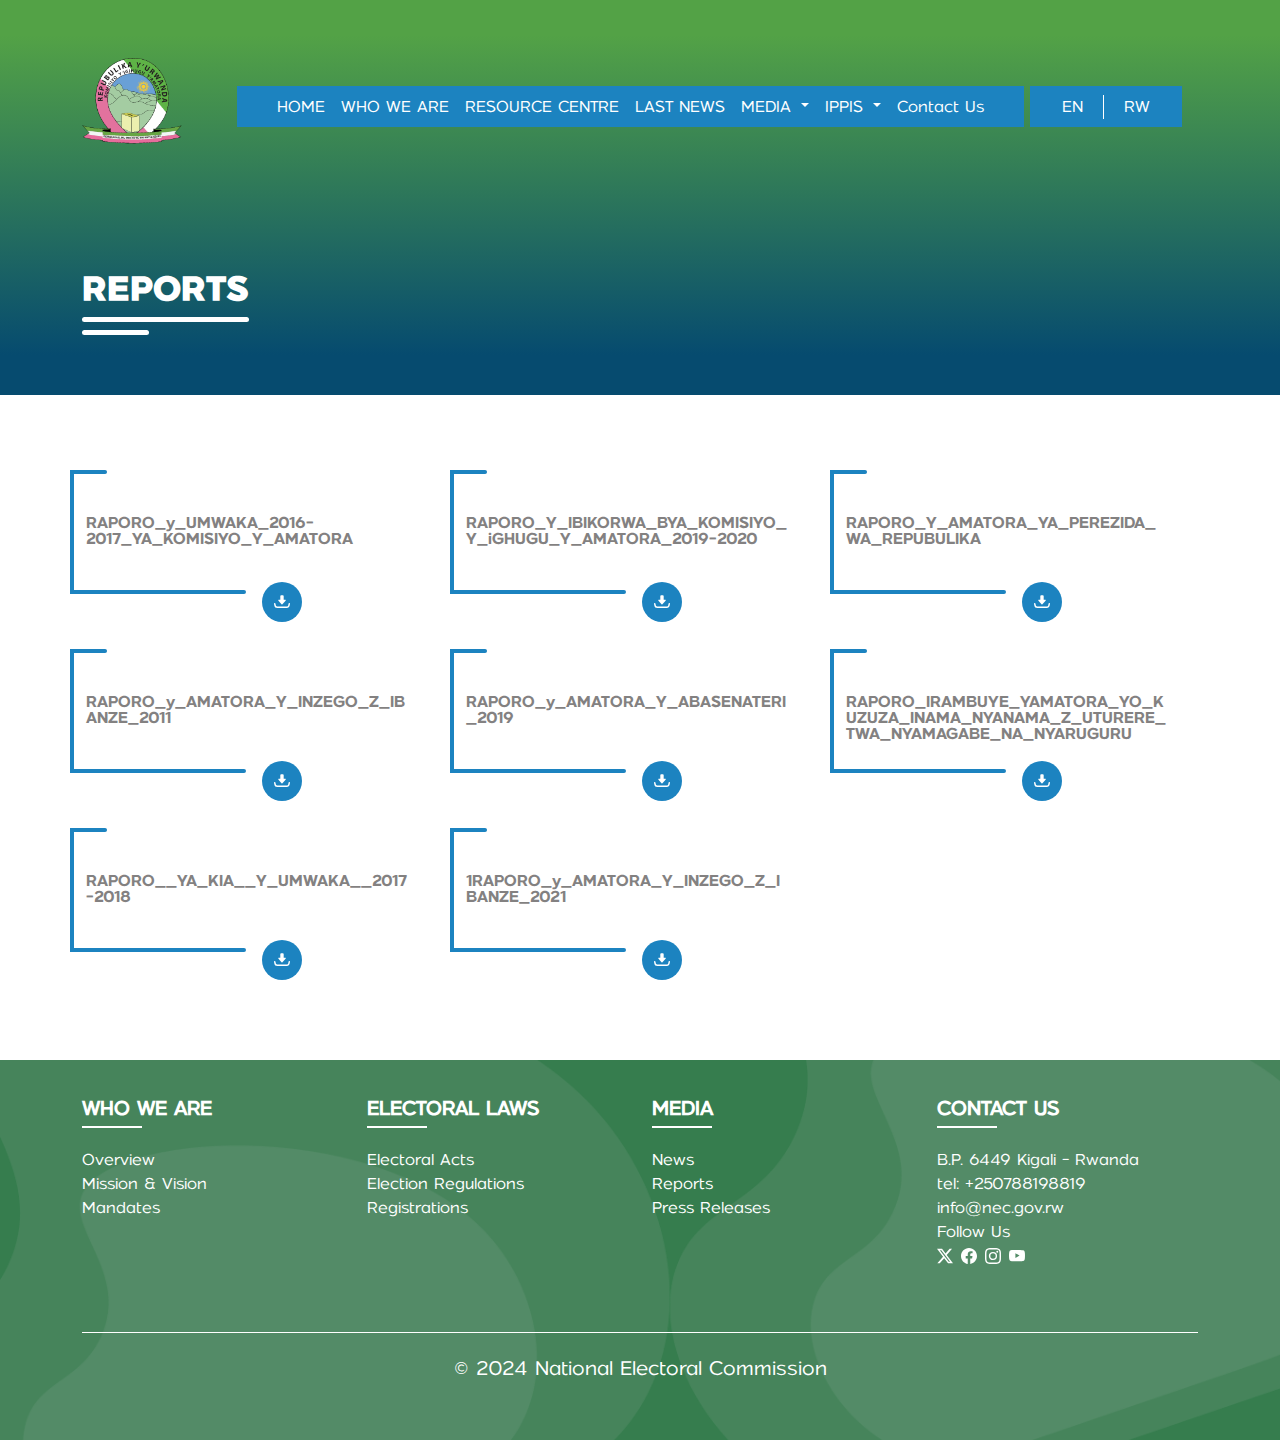
<file: reports/index.html>
<!DOCTYPE html>
<html lang="en">
<head>
    <meta charset="UTF-8">
    <meta name="viewport" content="width=device-width, initial-scale=1.0">
    <title>Reports</title>
    <link rel="icon" type="image/x-icon" href="../asset/img/Logo@2x.png">
    <link rel="stylesheet" href="style.css">
    <link rel="stylesheet" href="../style.css">
    <link href="https://cdn.jsdelivr.net/npm/bootstrap@5.3.3/dist/css/bootstrap.min.css" rel="stylesheet" integrity="sha384-QWTKZyjpPEjISv5WaRU9OFeRpok6YctnYmDr5pNlyT2bRjXh0JMhjY6hW+ALEwIH" crossorigin="anonymous">
    <link rel="stylesheet" href="https://cdn.jsdelivr.net/npm/bootstrap-icons@1.11.3/font/bootstrap-icons.min.css">
</head>
<body>
    <nav class="navbar navbar-expand-lg d-flex flex-column navv ">
        <div class="container-fluid nav-wrapper navcontainnn container ">
          <a class="navbar-brand myLogo" href="#"
            ><img
              class="img-fluid w-50 logoimge"
              src="../asset/img/Logo@2x.png"
              alt="site logo"
            />
          </a>
          
          <div class="linkx">
            <link rel="icon" type="image/x-icon" href="../asset/img/Logo@2x.png">
            <button
            class="navbar-toggler  mytoggler"
            type="button"
            data-bs-toggle="collapse"
            data-bs-target="#navbarNav"
            aria-controls="navbarNav"
            aria-expanded="false"
            aria-label="Toggle navigation"
          >
            <span class=""><i class="bi bi-list"></i></span>
          </button>


          <div class="collapse navbar-collapse macolaps" id="navbarNav">
             <ul class="navbar-nav nav-parent">
              <li class="nav-item">
                <a class="nav-link" href="../index.html">HOME</a>
              </li>
              <li class="nav-item">
                <a class="nav-link" href="../whoWeAre/index.html">WHO WE ARE</a>
              </li>

              <li class="nav-item">
                <a class="nav-link" href="../resourceCentre/index.html">RESOURCE CENTRE</a>
              </li>
              
              <li class="nav-item">
                <a class="nav-link" href="../lastNews/index.html">LAST NEWS</a>
              </li>

              <li class="nav-item dropdown">
                <a
                  class="nav-link dropdown-toggle"
                  href="#"
                  role="button"
                  data-bs-toggle="dropdown"
                  aria-expanded="false"
                >
                MEDIA
                </a>
                <ul class="dropdown-menu dropmenu">
                  <li><a class="dropdown-item" href="../reports/index.html">Reports</a></li>
                  <li><a class="dropdown-item" href="../publication/index.html">Publications</a></li>
                  <li><a class="dropdown-item" href="../PressReleases/index.html">Press Releases</a></li>
                  <li><a class="dropdown-item" href="../ElectoralActs/index.html">Electoral Acts</a></li>
                  <li><a class="dropdown-item" href="../ElectionRegulations/index.html">Election Regulations</a></li>
                </ul>
              </li>

              <li class="nav-item dropdown">
                <a
                  class="nav-link dropdown-toggle"
                  href="#"
                  role="button"
                  data-bs-toggle="dropdown"
                  aria-expanded="false"
                >
                IPPIS
                </a>
                <ul class="dropdown-menu dropmenu">
                  <li><a class="dropdown-item" href="#">Rwanda Public Self Employee Self Service Portal</a></li>
                  <li><a class="dropdown-item" href="https://recruitment.mifotra.gov.rw/">Rwanda Public Service e-Recruitment</a></li>
                </ul>
              </li>
              
              <li class="nav-item">
                <a class="nav-link" href="../contact/index.html">Contact Us</a>
              </li>
            </ul> 
          </div> 
          <div class="languages">
            <ul>
                <li class="eng "><a href="#">EN</a></li>
                <li class="rw "><a href="#">RW</a></li>
            </ul>
        </div> 
        </div>  
        </div>
      </nav>

    <section class="first-section">
        <div class="container maContaina">
            <h1 class="contactTitle">REPORTS</h1>
        </div>
    </section>

   <div class="container reporrSec">

    
    <div class="row">
      <div class="col-md-4 report-card">
        <a href="#">
          <div class="svg1">
            <svg xmlns="http://www.w3.org/2000/svg" width="176" height="124" viewBox="0 0 176 124" fill="none">
              <path d="M35.0433 2H2V122H174" stroke="#1C83C0" stroke-width="4" stroke-linecap="round"></path>
            </svg>
          </div>
          <div class="reportContent"> 
            <h1>RAPORO_y_UMWAKA_2016-2017_YA_KOMISIYO_Y_AMATORA</h1>
          </div>
          <div class="downldIcon">
            <svg xmlns="http://www.w3.org/2000/svg" width="16" height="16" viewBox="0 0 12 10" fill="none"><g id="Group 945"><path id="Vector" d="M4.72991 3.33237C4.72991 2.41599 4.74645 1.5779 4.72329 0.740921C4.71006 0.223734 4.94053 0.000980217 5.43566 0.000980217C5.81942 0.000980217 6.20317 -0.00122527 6.58582 0.000980217C7.05008 0.00539119 7.28496 0.214913 7.27504 0.707839C7.25629 1.54703 7.26953 2.38622 7.26953 3.33237C7.64777 3.33237 8.00285 3.31473 8.35573 3.33678C8.83432 3.36655 9.00855 3.71282 8.69317 4.07782C7.91684 4.97546 7.10853 5.84442 6.30132 6.71449C6.08187 6.95158 5.83927 6.8821 5.63747 6.66155C4.87326 5.82678 4.10134 4.99862 3.35809 4.14509C3.23679 4.00615 3.17063 3.72715 3.22466 3.55953C3.26215 3.44264 3.54225 3.36104 3.722 3.34119C4.04069 3.30701 4.3671 3.33127 4.7288 3.33127L4.72991 3.33237Z" fill="white"></path><path id="Vector_2" d="M6.01901 9.41623C4.849 9.41623 3.67899 9.42836 2.50898 9.41403C1.10959 9.39638 0.560427 8.94426 0.259378 7.5956C0.172261 7.20413 0.0884528 6.81266 0.0167745 6.41898C-0.0471847 6.065 0.0663979 5.79041 0.450153 5.72425C0.801928 5.6636 0.996011 5.85878 1.06879 6.19181C1.16142 6.61968 1.25736 7.04533 1.34227 7.4743C1.45034 8.01685 1.77014 8.31018 2.32702 8.31018C4.79496 8.31349 7.2629 8.31349 9.72974 8.31018C10.2414 8.31018 10.5469 8.04111 10.6527 7.54819C10.7454 7.12032 10.8226 6.69025 10.9119 6.26239C10.988 5.90069 11.1622 5.63713 11.5846 5.73307C12.0113 5.82901 12.0378 6.15652 11.9738 6.5083C11.9055 6.88433 11.8294 7.25927 11.7489 7.6331C11.4732 8.91449 10.913 9.38866 9.58308 9.41182C8.39542 9.43277 7.20666 9.41623 6.01791 9.41734L6.01901 9.41623Z" fill="white"></path></g></svg>
          </div>
        </a>

      </div>
      <div class="col-md-4 report-card">
        <a href="#">
          <div class="svg1">
            <svg xmlns="http://www.w3.org/2000/svg" width="176" height="124" viewBox="0 0 176 124" fill="none">
              <path d="M35.0433 2H2V122H174" stroke="#1C83C0" stroke-width="4" stroke-linecap="round"></path>
            </svg>
          </div>
          <div class="reportContent">
            <h1>RAPORO_Y_IBIKORWA_BYA_KOMISIYO_Y_iGHUGU_Y_AMATORA_2019-2020</h1>
          </div>
          <div class="downldIcon">
            <svg xmlns="http://www.w3.org/2000/svg" width="16" height="16" viewBox="0 0 12 10" fill="none"><g id="Group 945"><path id="Vector" d="M4.72991 3.33237C4.72991 2.41599 4.74645 1.5779 4.72329 0.740921C4.71006 0.223734 4.94053 0.000980217 5.43566 0.000980217C5.81942 0.000980217 6.20317 -0.00122527 6.58582 0.000980217C7.05008 0.00539119 7.28496 0.214913 7.27504 0.707839C7.25629 1.54703 7.26953 2.38622 7.26953 3.33237C7.64777 3.33237 8.00285 3.31473 8.35573 3.33678C8.83432 3.36655 9.00855 3.71282 8.69317 4.07782C7.91684 4.97546 7.10853 5.84442 6.30132 6.71449C6.08187 6.95158 5.83927 6.8821 5.63747 6.66155C4.87326 5.82678 4.10134 4.99862 3.35809 4.14509C3.23679 4.00615 3.17063 3.72715 3.22466 3.55953C3.26215 3.44264 3.54225 3.36104 3.722 3.34119C4.04069 3.30701 4.3671 3.33127 4.7288 3.33127L4.72991 3.33237Z" fill="white"></path><path id="Vector_2" d="M6.01901 9.41623C4.849 9.41623 3.67899 9.42836 2.50898 9.41403C1.10959 9.39638 0.560427 8.94426 0.259378 7.5956C0.172261 7.20413 0.0884528 6.81266 0.0167745 6.41898C-0.0471847 6.065 0.0663979 5.79041 0.450153 5.72425C0.801928 5.6636 0.996011 5.85878 1.06879 6.19181C1.16142 6.61968 1.25736 7.04533 1.34227 7.4743C1.45034 8.01685 1.77014 8.31018 2.32702 8.31018C4.79496 8.31349 7.2629 8.31349 9.72974 8.31018C10.2414 8.31018 10.5469 8.04111 10.6527 7.54819C10.7454 7.12032 10.8226 6.69025 10.9119 6.26239C10.988 5.90069 11.1622 5.63713 11.5846 5.73307C12.0113 5.82901 12.0378 6.15652 11.9738 6.5083C11.9055 6.88433 11.8294 7.25927 11.7489 7.6331C11.4732 8.91449 10.913 9.38866 9.58308 9.41182C8.39542 9.43277 7.20666 9.41623 6.01791 9.41734L6.01901 9.41623Z" fill="white"></path></g></svg>
          </div>
        </a>

      </div>
      <div class="col-md-4 report-card">
        <a href="#">
          <div class="svg1">
            <svg xmlns="http://www.w3.org/2000/svg" width="176" height="124" viewBox="0 0 176 124" fill="none">
              <path d="M35.0433 2H2V122H174" stroke="#1C83C0" stroke-width="4" stroke-linecap="round"></path>
            </svg>
          </div>
          <div class="reportContent">
            <h1>RAPORO_Y_AMATORA_YA_PEREZIDA_WA_REPUBULIKA</h1>
          </div>
          <div class="downldIcon">
            <svg xmlns="http://www.w3.org/2000/svg" width="16" height="16" viewBox="0 0 12 10" fill="none"><g id="Group 945"><path id="Vector" d="M4.72991 3.33237C4.72991 2.41599 4.74645 1.5779 4.72329 0.740921C4.71006 0.223734 4.94053 0.000980217 5.43566 0.000980217C5.81942 0.000980217 6.20317 -0.00122527 6.58582 0.000980217C7.05008 0.00539119 7.28496 0.214913 7.27504 0.707839C7.25629 1.54703 7.26953 2.38622 7.26953 3.33237C7.64777 3.33237 8.00285 3.31473 8.35573 3.33678C8.83432 3.36655 9.00855 3.71282 8.69317 4.07782C7.91684 4.97546 7.10853 5.84442 6.30132 6.71449C6.08187 6.95158 5.83927 6.8821 5.63747 6.66155C4.87326 5.82678 4.10134 4.99862 3.35809 4.14509C3.23679 4.00615 3.17063 3.72715 3.22466 3.55953C3.26215 3.44264 3.54225 3.36104 3.722 3.34119C4.04069 3.30701 4.3671 3.33127 4.7288 3.33127L4.72991 3.33237Z" fill="white"></path><path id="Vector_2" d="M6.01901 9.41623C4.849 9.41623 3.67899 9.42836 2.50898 9.41403C1.10959 9.39638 0.560427 8.94426 0.259378 7.5956C0.172261 7.20413 0.0884528 6.81266 0.0167745 6.41898C-0.0471847 6.065 0.0663979 5.79041 0.450153 5.72425C0.801928 5.6636 0.996011 5.85878 1.06879 6.19181C1.16142 6.61968 1.25736 7.04533 1.34227 7.4743C1.45034 8.01685 1.77014 8.31018 2.32702 8.31018C4.79496 8.31349 7.2629 8.31349 9.72974 8.31018C10.2414 8.31018 10.5469 8.04111 10.6527 7.54819C10.7454 7.12032 10.8226 6.69025 10.9119 6.26239C10.988 5.90069 11.1622 5.63713 11.5846 5.73307C12.0113 5.82901 12.0378 6.15652 11.9738 6.5083C11.9055 6.88433 11.8294 7.25927 11.7489 7.6331C11.4732 8.91449 10.913 9.38866 9.58308 9.41182C8.39542 9.43277 7.20666 9.41623 6.01791 9.41734L6.01901 9.41623Z" fill="white"></path></g></svg>
          </div>
        </a>

      </div>
      <div class="col-md-4 report-card">
        <a href="#">
          <div class="svg1">
            <svg xmlns="http://www.w3.org/2000/svg" width="176" height="124" viewBox="0 0 176 124" fill="none">
              <path d="M35.0433 2H2V122H174" stroke="#1C83C0" stroke-width="4" stroke-linecap="round"></path>
            </svg>
          </div>
          <div class="reportContent">
            <h1>RAPORO_y_AMATORA_Y_INZEGO_Z_IBANZE_2011</h1>
          </div>
          <div class="downldIcon">
            <svg xmlns="http://www.w3.org/2000/svg" width="16" height="16" viewBox="0 0 12 10" fill="none"><g id="Group 945"><path id="Vector" d="M4.72991 3.33237C4.72991 2.41599 4.74645 1.5779 4.72329 0.740921C4.71006 0.223734 4.94053 0.000980217 5.43566 0.000980217C5.81942 0.000980217 6.20317 -0.00122527 6.58582 0.000980217C7.05008 0.00539119 7.28496 0.214913 7.27504 0.707839C7.25629 1.54703 7.26953 2.38622 7.26953 3.33237C7.64777 3.33237 8.00285 3.31473 8.35573 3.33678C8.83432 3.36655 9.00855 3.71282 8.69317 4.07782C7.91684 4.97546 7.10853 5.84442 6.30132 6.71449C6.08187 6.95158 5.83927 6.8821 5.63747 6.66155C4.87326 5.82678 4.10134 4.99862 3.35809 4.14509C3.23679 4.00615 3.17063 3.72715 3.22466 3.55953C3.26215 3.44264 3.54225 3.36104 3.722 3.34119C4.04069 3.30701 4.3671 3.33127 4.7288 3.33127L4.72991 3.33237Z" fill="white"></path><path id="Vector_2" d="M6.01901 9.41623C4.849 9.41623 3.67899 9.42836 2.50898 9.41403C1.10959 9.39638 0.560427 8.94426 0.259378 7.5956C0.172261 7.20413 0.0884528 6.81266 0.0167745 6.41898C-0.0471847 6.065 0.0663979 5.79041 0.450153 5.72425C0.801928 5.6636 0.996011 5.85878 1.06879 6.19181C1.16142 6.61968 1.25736 7.04533 1.34227 7.4743C1.45034 8.01685 1.77014 8.31018 2.32702 8.31018C4.79496 8.31349 7.2629 8.31349 9.72974 8.31018C10.2414 8.31018 10.5469 8.04111 10.6527 7.54819C10.7454 7.12032 10.8226 6.69025 10.9119 6.26239C10.988 5.90069 11.1622 5.63713 11.5846 5.73307C12.0113 5.82901 12.0378 6.15652 11.9738 6.5083C11.9055 6.88433 11.8294 7.25927 11.7489 7.6331C11.4732 8.91449 10.913 9.38866 9.58308 9.41182C8.39542 9.43277 7.20666 9.41623 6.01791 9.41734L6.01901 9.41623Z" fill="white"></path></g></svg>
          </div>
        </a>

      </div>
      <div class="col-md-4 report-card">
        <a href="#">
          <div class="svg1">
            <svg xmlns="http://www.w3.org/2000/svg" width="176" height="124" viewBox="0 0 176 124" fill="none">
              <path d="M35.0433 2H2V122H174" stroke="#1C83C0" stroke-width="4" stroke-linecap="round"></path>
            </svg>
          </div>
          <div class="reportContent">
            <h1>RAPORO_y_AMATORA_Y_ABASENATERI_2019</h1>
          </div>
          <div class="downldIcon">
            <svg xmlns="http://www.w3.org/2000/svg" width="16" height="16" viewBox="0 0 12 10" fill="none"><g id="Group 945"><path id="Vector" d="M4.72991 3.33237C4.72991 2.41599 4.74645 1.5779 4.72329 0.740921C4.71006 0.223734 4.94053 0.000980217 5.43566 0.000980217C5.81942 0.000980217 6.20317 -0.00122527 6.58582 0.000980217C7.05008 0.00539119 7.28496 0.214913 7.27504 0.707839C7.25629 1.54703 7.26953 2.38622 7.26953 3.33237C7.64777 3.33237 8.00285 3.31473 8.35573 3.33678C8.83432 3.36655 9.00855 3.71282 8.69317 4.07782C7.91684 4.97546 7.10853 5.84442 6.30132 6.71449C6.08187 6.95158 5.83927 6.8821 5.63747 6.66155C4.87326 5.82678 4.10134 4.99862 3.35809 4.14509C3.23679 4.00615 3.17063 3.72715 3.22466 3.55953C3.26215 3.44264 3.54225 3.36104 3.722 3.34119C4.04069 3.30701 4.3671 3.33127 4.7288 3.33127L4.72991 3.33237Z" fill="white"></path><path id="Vector_2" d="M6.01901 9.41623C4.849 9.41623 3.67899 9.42836 2.50898 9.41403C1.10959 9.39638 0.560427 8.94426 0.259378 7.5956C0.172261 7.20413 0.0884528 6.81266 0.0167745 6.41898C-0.0471847 6.065 0.0663979 5.79041 0.450153 5.72425C0.801928 5.6636 0.996011 5.85878 1.06879 6.19181C1.16142 6.61968 1.25736 7.04533 1.34227 7.4743C1.45034 8.01685 1.77014 8.31018 2.32702 8.31018C4.79496 8.31349 7.2629 8.31349 9.72974 8.31018C10.2414 8.31018 10.5469 8.04111 10.6527 7.54819C10.7454 7.12032 10.8226 6.69025 10.9119 6.26239C10.988 5.90069 11.1622 5.63713 11.5846 5.73307C12.0113 5.82901 12.0378 6.15652 11.9738 6.5083C11.9055 6.88433 11.8294 7.25927 11.7489 7.6331C11.4732 8.91449 10.913 9.38866 9.58308 9.41182C8.39542 9.43277 7.20666 9.41623 6.01791 9.41734L6.01901 9.41623Z" fill="white"></path></g></svg>
          </div>
        </a>

      </div>
      <div class="col-md-4 report-card">
        <a href="#">
          <div class="svg1">
            <svg xmlns="http://www.w3.org/2000/svg" width="176" height="124" viewBox="0 0 176 124" fill="none">
              <path d="M35.0433 2H2V122H174" stroke="#1C83C0" stroke-width="4" stroke-linecap="round"></path>
            </svg>
          </div>
          <div class="reportContent">
            <h1>RAPORO_IRAMBUYE_YAMATORA_YO_KUZUZA_INAMA_NYANAMA_Z_UTURERE_TWA_NYAMAGABE_NA_NYARUGURU</h1>
          </div>
          <div class="downldIcon">
            <svg xmlns="http://www.w3.org/2000/svg" width="16" height="16" viewBox="0 0 12 10" fill="none"><g id="Group 945"><path id="Vector" d="M4.72991 3.33237C4.72991 2.41599 4.74645 1.5779 4.72329 0.740921C4.71006 0.223734 4.94053 0.000980217 5.43566 0.000980217C5.81942 0.000980217 6.20317 -0.00122527 6.58582 0.000980217C7.05008 0.00539119 7.28496 0.214913 7.27504 0.707839C7.25629 1.54703 7.26953 2.38622 7.26953 3.33237C7.64777 3.33237 8.00285 3.31473 8.35573 3.33678C8.83432 3.36655 9.00855 3.71282 8.69317 4.07782C7.91684 4.97546 7.10853 5.84442 6.30132 6.71449C6.08187 6.95158 5.83927 6.8821 5.63747 6.66155C4.87326 5.82678 4.10134 4.99862 3.35809 4.14509C3.23679 4.00615 3.17063 3.72715 3.22466 3.55953C3.26215 3.44264 3.54225 3.36104 3.722 3.34119C4.04069 3.30701 4.3671 3.33127 4.7288 3.33127L4.72991 3.33237Z" fill="white"></path><path id="Vector_2" d="M6.01901 9.41623C4.849 9.41623 3.67899 9.42836 2.50898 9.41403C1.10959 9.39638 0.560427 8.94426 0.259378 7.5956C0.172261 7.20413 0.0884528 6.81266 0.0167745 6.41898C-0.0471847 6.065 0.0663979 5.79041 0.450153 5.72425C0.801928 5.6636 0.996011 5.85878 1.06879 6.19181C1.16142 6.61968 1.25736 7.04533 1.34227 7.4743C1.45034 8.01685 1.77014 8.31018 2.32702 8.31018C4.79496 8.31349 7.2629 8.31349 9.72974 8.31018C10.2414 8.31018 10.5469 8.04111 10.6527 7.54819C10.7454 7.12032 10.8226 6.69025 10.9119 6.26239C10.988 5.90069 11.1622 5.63713 11.5846 5.73307C12.0113 5.82901 12.0378 6.15652 11.9738 6.5083C11.9055 6.88433 11.8294 7.25927 11.7489 7.6331C11.4732 8.91449 10.913 9.38866 9.58308 9.41182C8.39542 9.43277 7.20666 9.41623 6.01791 9.41734L6.01901 9.41623Z" fill="white"></path></g></svg>
          </div>
        </a>

      </div>

      <div class="col-md-4 report-card">
        <a href="#">
          <div class="svg1">
            <svg xmlns="http://www.w3.org/2000/svg" width="176" height="124" viewBox="0 0 176 124" fill="none">
              <path d="M35.0433 2H2V122H174" stroke="#1C83C0" stroke-width="4" stroke-linecap="round"></path>
            </svg>
          </div>
          <div class="reportContent">
            <h1>RAPORO__YA_KIA__Y_UMWAKA__2017-2018</h1>
          </div>
          <div class="downldIcon">
            <svg xmlns="http://www.w3.org/2000/svg" width="16" height="16" viewBox="0 0 12 10" fill="none"><g id="Group 945"><path id="Vector" d="M4.72991 3.33237C4.72991 2.41599 4.74645 1.5779 4.72329 0.740921C4.71006 0.223734 4.94053 0.000980217 5.43566 0.000980217C5.81942 0.000980217 6.20317 -0.00122527 6.58582 0.000980217C7.05008 0.00539119 7.28496 0.214913 7.27504 0.707839C7.25629 1.54703 7.26953 2.38622 7.26953 3.33237C7.64777 3.33237 8.00285 3.31473 8.35573 3.33678C8.83432 3.36655 9.00855 3.71282 8.69317 4.07782C7.91684 4.97546 7.10853 5.84442 6.30132 6.71449C6.08187 6.95158 5.83927 6.8821 5.63747 6.66155C4.87326 5.82678 4.10134 4.99862 3.35809 4.14509C3.23679 4.00615 3.17063 3.72715 3.22466 3.55953C3.26215 3.44264 3.54225 3.36104 3.722 3.34119C4.04069 3.30701 4.3671 3.33127 4.7288 3.33127L4.72991 3.33237Z" fill="white"></path><path id="Vector_2" d="M6.01901 9.41623C4.849 9.41623 3.67899 9.42836 2.50898 9.41403C1.10959 9.39638 0.560427 8.94426 0.259378 7.5956C0.172261 7.20413 0.0884528 6.81266 0.0167745 6.41898C-0.0471847 6.065 0.0663979 5.79041 0.450153 5.72425C0.801928 5.6636 0.996011 5.85878 1.06879 6.19181C1.16142 6.61968 1.25736 7.04533 1.34227 7.4743C1.45034 8.01685 1.77014 8.31018 2.32702 8.31018C4.79496 8.31349 7.2629 8.31349 9.72974 8.31018C10.2414 8.31018 10.5469 8.04111 10.6527 7.54819C10.7454 7.12032 10.8226 6.69025 10.9119 6.26239C10.988 5.90069 11.1622 5.63713 11.5846 5.73307C12.0113 5.82901 12.0378 6.15652 11.9738 6.5083C11.9055 6.88433 11.8294 7.25927 11.7489 7.6331C11.4732 8.91449 10.913 9.38866 9.58308 9.41182C8.39542 9.43277 7.20666 9.41623 6.01791 9.41734L6.01901 9.41623Z" fill="white"></path></g></svg>
          </div>
        </a>

      </div>

      <div class="col-md-4 report-card">
        <a href="#">
          <div class="svg1">
            <svg xmlns="http://www.w3.org/2000/svg" width="176" height="124" viewBox="0 0 176 124" fill="none">
              <path d="M35.0433 2H2V122H174" stroke="#1C83C0" stroke-width="4" stroke-linecap="round"></path>
            </svg>
          </div>
          <div class="reportContent">
            <h1>1RAPORO_y_AMATORA_Y_INZEGO_Z_IBANZE_2021</h1>
          </div>
          <div class="downldIcon">
            <svg xmlns="http://www.w3.org/2000/svg" width="16" height="16" viewBox="0 0 12 10" fill="none"><g id="Group 945"><path id="Vector" d="M4.72991 3.33237C4.72991 2.41599 4.74645 1.5779 4.72329 0.740921C4.71006 0.223734 4.94053 0.000980217 5.43566 0.000980217C5.81942 0.000980217 6.20317 -0.00122527 6.58582 0.000980217C7.05008 0.00539119 7.28496 0.214913 7.27504 0.707839C7.25629 1.54703 7.26953 2.38622 7.26953 3.33237C7.64777 3.33237 8.00285 3.31473 8.35573 3.33678C8.83432 3.36655 9.00855 3.71282 8.69317 4.07782C7.91684 4.97546 7.10853 5.84442 6.30132 6.71449C6.08187 6.95158 5.83927 6.8821 5.63747 6.66155C4.87326 5.82678 4.10134 4.99862 3.35809 4.14509C3.23679 4.00615 3.17063 3.72715 3.22466 3.55953C3.26215 3.44264 3.54225 3.36104 3.722 3.34119C4.04069 3.30701 4.3671 3.33127 4.7288 3.33127L4.72991 3.33237Z" fill="white"></path><path id="Vector_2" d="M6.01901 9.41623C4.849 9.41623 3.67899 9.42836 2.50898 9.41403C1.10959 9.39638 0.560427 8.94426 0.259378 7.5956C0.172261 7.20413 0.0884528 6.81266 0.0167745 6.41898C-0.0471847 6.065 0.0663979 5.79041 0.450153 5.72425C0.801928 5.6636 0.996011 5.85878 1.06879 6.19181C1.16142 6.61968 1.25736 7.04533 1.34227 7.4743C1.45034 8.01685 1.77014 8.31018 2.32702 8.31018C4.79496 8.31349 7.2629 8.31349 9.72974 8.31018C10.2414 8.31018 10.5469 8.04111 10.6527 7.54819C10.7454 7.12032 10.8226 6.69025 10.9119 6.26239C10.988 5.90069 11.1622 5.63713 11.5846 5.73307C12.0113 5.82901 12.0378 6.15652 11.9738 6.5083C11.9055 6.88433 11.8294 7.25927 11.7489 7.6331C11.4732 8.91449 10.913 9.38866 9.58308 9.41182C8.39542 9.43277 7.20666 9.41623 6.01791 9.41734L6.01901 9.41623Z" fill="white"></path></g></svg>
          </div>
        </a>

      </div>
      
    </div>


   </div>



    
   <footer class="footer">
    <div class="sub-Footer">
      <section class="container">
       <div class="row magrid">
        <div class="col-md-3 fter-Section1">
            <h2>WHO WE ARE</h2>
            <ul>
                <li><a href="#">Overview</a></li>
                <li><a href="#">Mission & Vision</a></li>
                <li><a href="#">Mandates</a></li>
            </ul>
        </div>
        <div class="col-md-3 fter-Section1">
            <h2>ELECTORAL LAWS</h2>
            <ul>
                <li><a href="#">Electoral Acts</a></li>
                <li><a href="#">Election Regulations</a></li>
                <li><a href="#">Registrations</a></li>
            </ul>
        </div>
        <div class="col-md-3 fter-Section1">
            <h2>MEDIA</h2>
            <ul>
                <li><a href="#">News</a></li>
                <li><a href="#">Reports</a></li>
                <li><a href="#">Press Releases</a></li>
            </ul>
        </div>
        <div class="col-md-3 fter-Section1">
            <h2>CONTACT US</h2>
            <ul>
                <li>B.P. 6449 Kigali - Rwanda</li>
                <li>tel: +250788198819</li>
                <li>info@nec.gov.rw</li>
                <li>Follow Us</li>
                <li class="d-flex gap-2">
                    <span><a href="#">
                        <svg xmlns="http://www.w3.org/2000/svg" width="16" height="16" fill="currentColor" class="bi bi-twitter-x" viewBox="0 0 16 16">
                            <path d="M12.6.75h2.454l-5.36 6.142L16 15.25h-4.937l-3.867-5.07-4.425 5.07H.316l5.733-6.57L0 .75h5.063l3.495 4.633L12.601.75Zm-.86 13.028h1.36L4.323 2.145H2.865z"/>
                          </svg>
                    </a></span>
                    <span>
                        <a href="#">
                            <svg xmlns="http://www.w3.org/2000/svg" width="16" height="16" fill="currentColor" class="bi bi-facebook" viewBox="0 0 16 16">
                                <path d="M16 8.049c0-4.446-3.582-8.05-8-8.05C3.58 0-.002 3.603-.002 8.05c0 4.017 2.926 7.347 6.75 7.951v-5.625h-2.03V8.05H6.75V6.275c0-2.017 1.195-3.131 3.022-3.131.876 0 1.791.157 1.791.157v1.98h-1.009c-.993 0-1.303.621-1.303 1.258v1.51h2.218l-.354 2.326H9.25V16c3.824-.604 6.75-3.934 6.75-7.951"/>
                              </svg>
                        </a>
                    </span>
                    <span>
                        <a href="#">
                            <svg xmlns="http://www.w3.org/2000/svg" width="16" height="16" fill="currentColor" class="bi bi-instagram" viewBox="0 0 16 16">
                                <path d="M8 0C5.829 0 5.556.01 4.703.048 3.85.088 3.269.222 2.76.42a3.9 3.9 0 0 0-1.417.923A3.9 3.9 0 0 0 .42 2.76C.222 3.268.087 3.85.048 4.7.01 5.555 0 5.827 0 8.001c0 2.172.01 2.444.048 3.297.04.852.174 1.433.372 1.942.205.526.478.972.923 1.417.444.445.89.719 1.416.923.51.198 1.09.333 1.942.372C5.555 15.99 5.827 16 8 16s2.444-.01 3.298-.048c.851-.04 1.434-.174 1.943-.372a3.9 3.9 0 0 0 1.416-.923c.445-.445.718-.891.923-1.417.197-.509.332-1.09.372-1.942C15.99 10.445 16 10.173 16 8s-.01-2.445-.048-3.299c-.04-.851-.175-1.433-.372-1.941a3.9 3.9 0 0 0-.923-1.417A3.9 3.9 0 0 0 13.24.42c-.51-.198-1.092-.333-1.943-.372C10.443.01 10.172 0 7.998 0zm-.717 1.442h.718c2.136 0 2.389.007 3.232.046.78.035 1.204.166 1.486.275.373.145.64.319.92.599s.453.546.598.92c.11.281.24.705.275 1.485.039.843.047 1.096.047 3.231s-.008 2.389-.047 3.232c-.035.78-.166 1.203-.275 1.485a2.5 2.5 0 0 1-.599.919c-.28.28-.546.453-.92.598-.28.11-.704.24-1.485.276-.843.038-1.096.047-3.232.047s-2.39-.009-3.233-.047c-.78-.036-1.203-.166-1.485-.276a2.5 2.5 0 0 1-.92-.598 2.5 2.5 0 0 1-.6-.92c-.109-.281-.24-.705-.275-1.485-.038-.843-.046-1.096-.046-3.233s.008-2.388.046-3.231c.036-.78.166-1.204.276-1.486.145-.373.319-.64.599-.92s.546-.453.92-.598c.282-.11.705-.24 1.485-.276.738-.034 1.024-.044 2.515-.045zm4.988 1.328a.96.96 0 1 0 0 1.92.96.96 0 0 0 0-1.92m-4.27 1.122a4.109 4.109 0 1 0 0 8.217 4.109 4.109 0 0 0 0-8.217m0 1.441a2.667 2.667 0 1 1 0 5.334 2.667 2.667 0 0 1 0-5.334"/>
                            </svg>
                        </a>
                    </span>
                    <span>
                        <a href="#">
                            <svg xmlns="http://www.w3.org/2000/svg" width="16" height="16" fill="currentColor" class="bi bi-youtube" viewBox="0 0 16 16">
                                <path d="M8.051 1.999h.089c.822.003 4.987.033 6.11.335a2.01 2.01 0 0 1 1.415 1.42c.101.38.172.883.22 1.402l.01.104.022.26.008.104c.065.914.073 1.77.074 1.957v.075c-.001.194-.01 1.108-.082 2.06l-.008.105-.009.104c-.05.572-.124 1.14-.235 1.558a2.01 2.01 0 0 1-1.415 1.42c-1.16.312-5.569.334-6.18.335h-.142c-.309 0-1.587-.006-2.927-.052l-.17-.006-.087-.004-.171-.007-.171-.007c-1.11-.049-2.167-.128-2.654-.26a2.01 2.01 0 0 1-1.415-1.419c-.111-.417-.185-.986-.235-1.558L.09 9.82l-.008-.104A31 31 0 0 1 0 7.68v-.123c.002-.215.01-.958.064-1.778l.007-.103.003-.052.008-.104.022-.26.01-.104c.048-.519.119-1.023.22-1.402a2.01 2.01 0 0 1 1.415-1.42c.487-.13 1.544-.21 2.654-.26l.17-.007.172-.006.086-.003.171-.007A100 100 0 0 1 7.858 2zM6.4 5.209v4.818l4.157-2.408z"/>
                            </svg>
                        </a>
                    </span>
                </li>
            </ul>
        </div>
       </div>
       <div class="d-flex gap-2  justify-content-center copyrightt"> <span>&copy; 2024</span><p>National Electoral Commission</p></div>
    </section>
    </div>
   </footer>

    <script src="https://cdn.jsdelivr.net/npm/bootstrap@5.3.3/dist/js/bootstrap.bundle.min.js" integrity="sha384-YvpcrYf0tY3lHB60NNkmXc5s9fDVZLESaAA55NDzOxhy9GkcIdslK1eN7N6jIeHz" crossorigin="anonymous"></script>
</body>
</html>
</file>
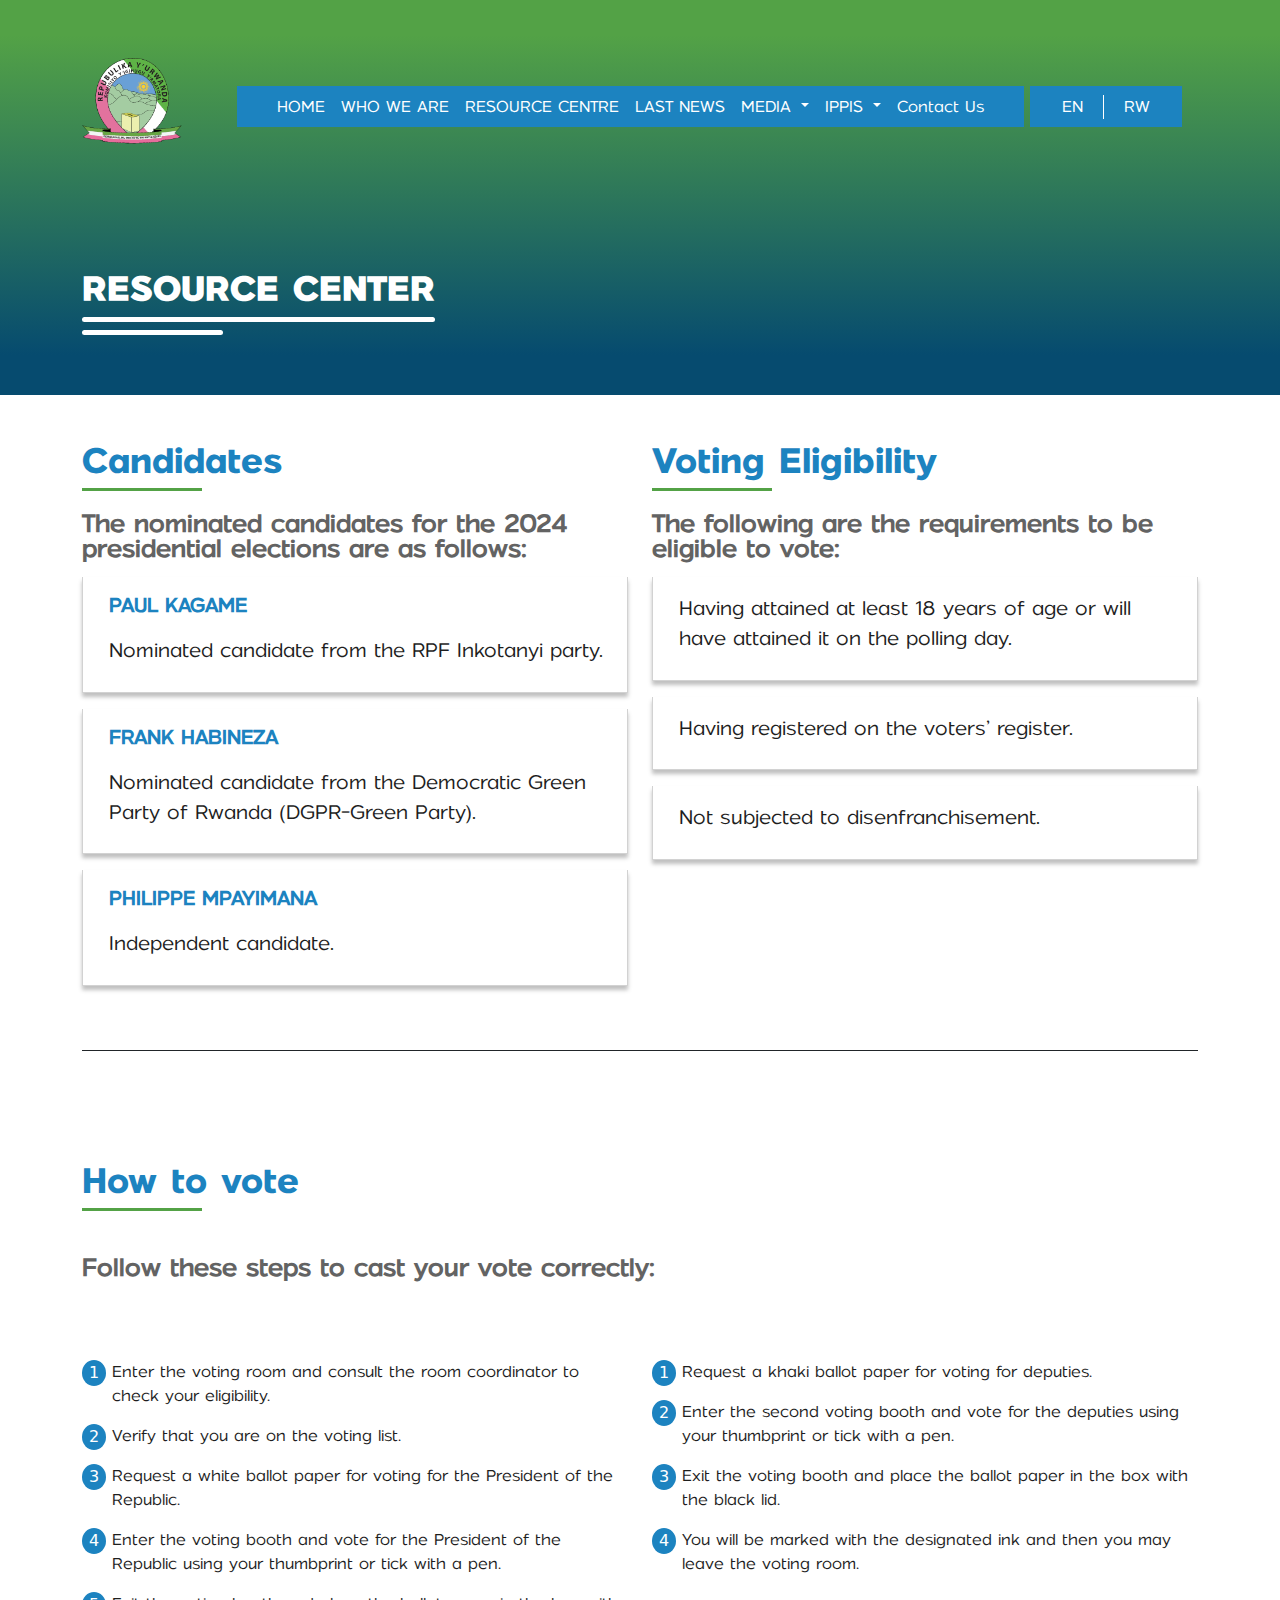
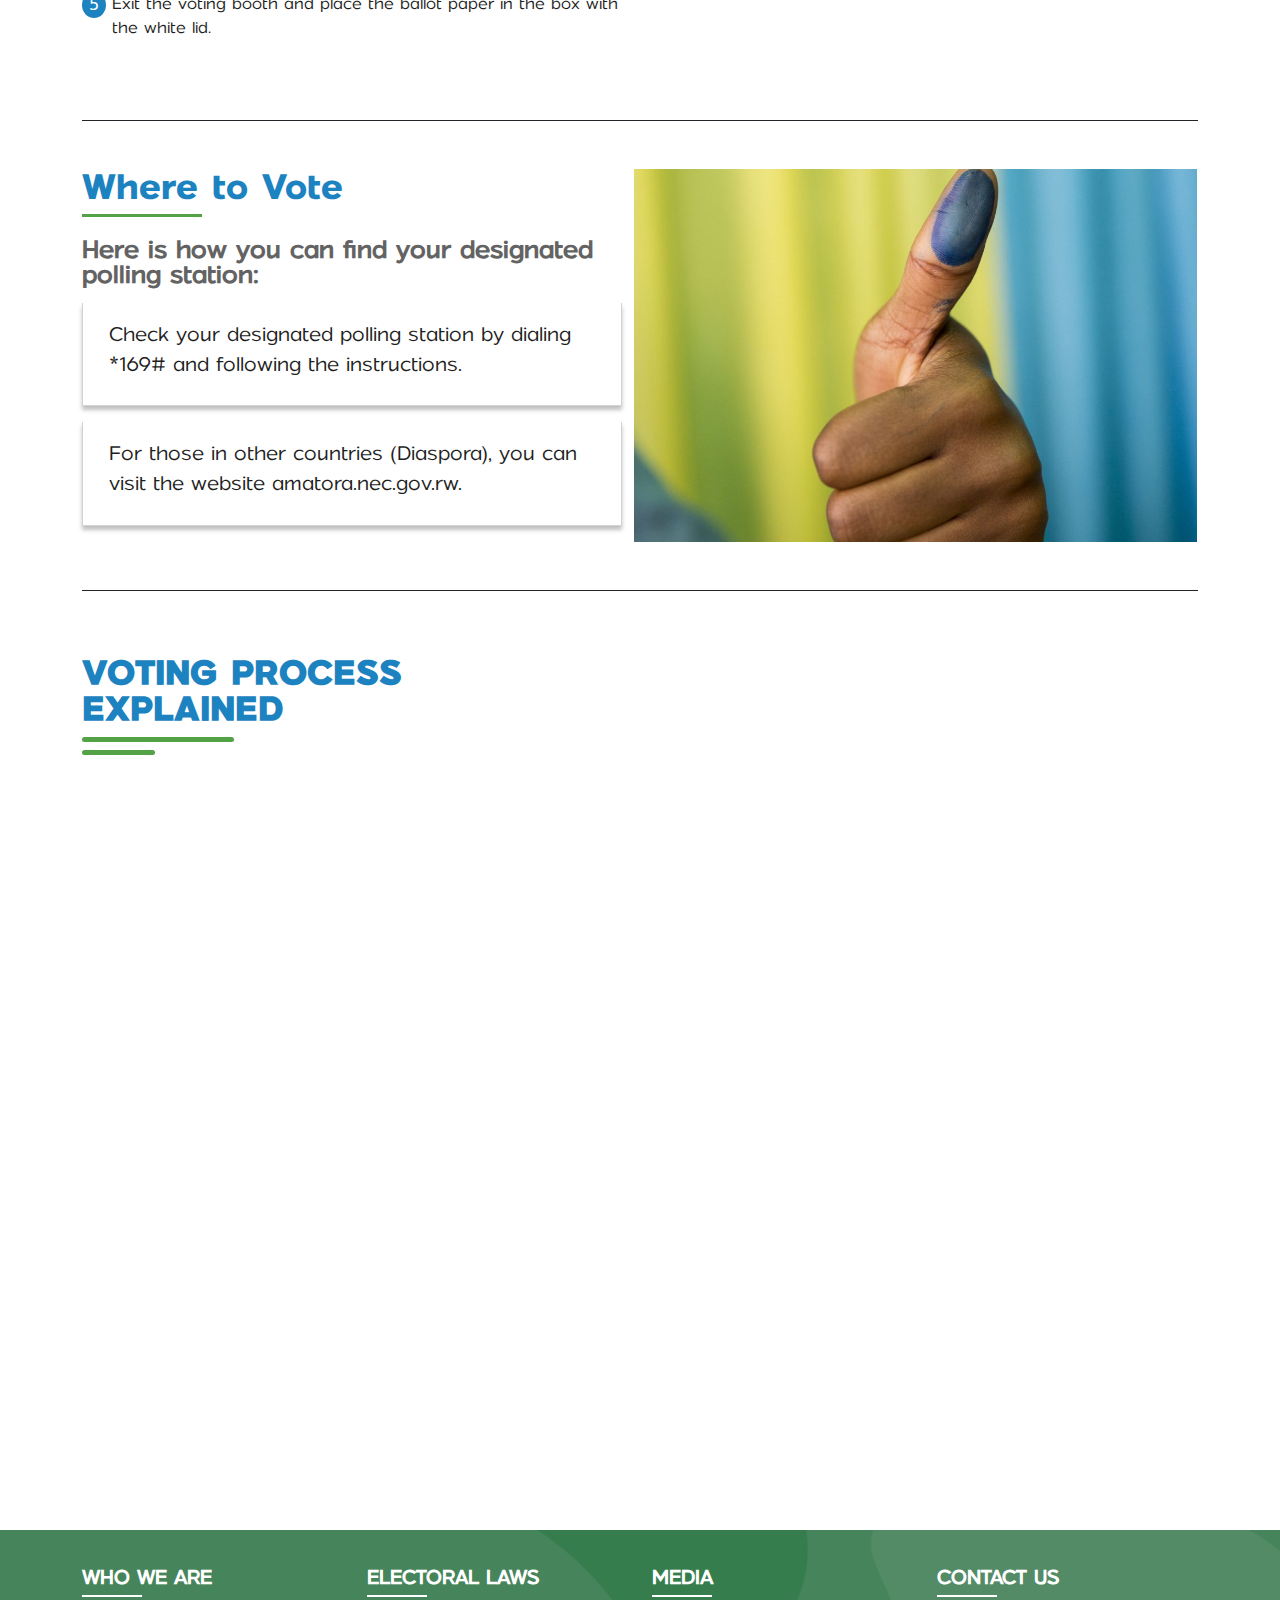
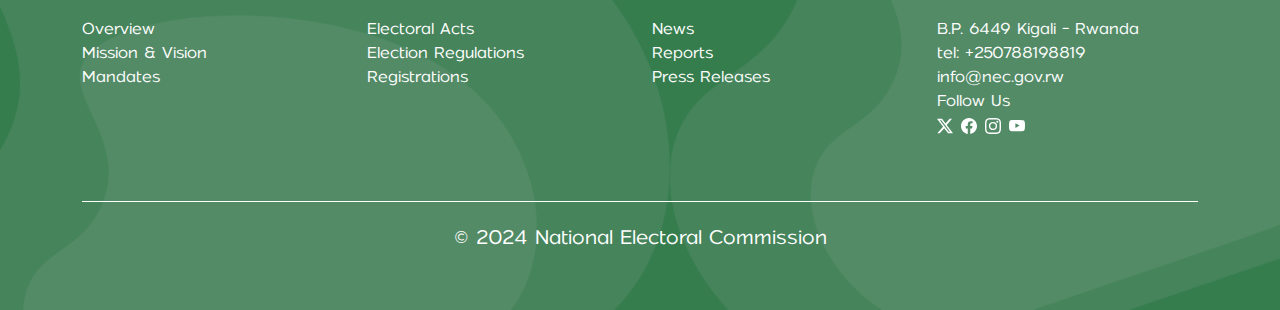
<file: resourceCentre/index.html>
<!DOCTYPE html>
<html lang="en">
<head>
    <meta charset="UTF-8">
    <meta name="viewport" content="width=device-width, initial-scale=1.0">
    <title>Resource center</title>
    <link rel="stylesheet" href="style.css">
    <link rel="stylesheet" href="../style.css">
    <link href="https://cdn.jsdelivr.net/npm/bootstrap@5.3.3/dist/css/bootstrap.min.css" rel="stylesheet" integrity="sha384-QWTKZyjpPEjISv5WaRU9OFeRpok6YctnYmDr5pNlyT2bRjXh0JMhjY6hW+ALEwIH" crossorigin="anonymous">
    <link rel="stylesheet" href="https://cdn.jsdelivr.net/npm/bootstrap-icons@1.11.3/font/bootstrap-icons.min.css">
</head>
<body>
    <nav class="navbar navbar-expand-lg d-flex flex-column navv ">
        <div class="container-fluid nav-wrapper navcontainnn container ">
          <a class="navbar-brand myLogo" href="#"
            ><img
              class="img-fluid w-50 logoimge"
              src="../asset/img/Logo@2x.png"
              alt="site logo"
            />
          </a>
          
          <div class="linkx">

            <button
            class="navbar-toggler  mytoggler"
            type="button"
            data-bs-toggle="collapse"
            data-bs-target="#navbarNav"
            aria-controls="navbarNav"
            aria-expanded="false"
            aria-label="Toggle navigation"
          >
            <span class=""><i class="bi bi-list"></i></span>
          </button>


          <div class="collapse navbar-collapse macolaps" id="navbarNav">
             <ul class="navbar-nav nav-parent">
              <li class="nav-item">
                <a class="nav-link" href="../index.html">HOME</a>
              </li>
              <li class="nav-item">
                <a class="nav-link" href="../whoWeAre/index.html">WHO WE ARE</a>
              </li>

              <li class="nav-item">
                <a class="nav-link" href="../resourceCentre/index.html">RESOURCE CENTRE</a>
              </li>
              
              <li class="nav-item">
                <a class="nav-link" href="../lastNews/index.html">LAST NEWS</a>
              </li>

              <li class="nav-item dropdown">
                <a
                  class="nav-link dropdown-toggle"
                  href="#"
                  role="button"
                  data-bs-toggle="dropdown"
                  aria-expanded="false"
                >
                MEDIA
                </a>
                <ul class="dropdown-menu dropmenu">
                  <li><a class="dropdown-item" href="../reports/index.html">Reports</a></li>
                  <li><a class="dropdown-item" href="../publication/index.html">Publications</a></li>
                  <li><a class="dropdown-item" href="../PressReleases/index.html">Press Releases</a></li>
                  <li><a class="dropdown-item" href="../ElectoralActs/index.html">Electoral Acts</a></li>
                  <li><a class="dropdown-item" href="../ElectionRegulations/index.html">Election Regulations</a></li>
                </ul>
              </li>

              <li class="nav-item dropdown">
                <a
                  class="nav-link dropdown-toggle"
                  href="#"
                  role="button"
                  data-bs-toggle="dropdown"
                  aria-expanded="false"
                >
                IPPIS
                </a>
                <ul class="dropdown-menu dropmenu">
                  <li><a class="dropdown-item" href="#">Rwanda Public Self Employee Self Service Portal</a></li>
                  <li><a class="dropdown-item" href="https://recruitment.mifotra.gov.rw/">Rwanda Public Service e-Recruitment</a></li>
                </ul>
              </li>
              
              <li class="nav-item">
                <a class="nav-link" href="../contact/index.html">Contact Us</a>
              </li>
            </ul> 
          </div> 
          <div class="languages">
            <ul>
                <li class="eng "><a href="#">EN</a></li>
                <li class="rw "><a href="#">RW</a></li>
            </ul>
        </div> 
        </div>  
        </div>
      </nav>

    <section class="first-section">
        <div class="container maContaina">
            <h1 class="contactTitle">RESOURCE CENTER </h1>
        </div>
    </section>

   <div class="container">

  <div class="row rsrceCon">
    <div class="col-md-6">
        <h2 class="rsrcTitile1">Candidates</h2>
        <h2 class="rsrcTitile2">The nominated candidates for the 2024 presidential elections are as follows:</h2>

        <div class="card macard">
         <div class="card-body macrdBod">
            <h3 class="card-title cardtitl">PAUL KAGAME</h3>
            <p class="card-text ">Nominated candidate from the RPF Inkotanyi party.</p>
         </div>
        </div>

        <div class="card macard">
            <div class="card-body macrdBod">
               <h3 class="card-title cardtitl">FRANK HABINEZA</h3>
               <p class="card-text ">Nominated candidate from the Democratic Green Party of Rwanda (DGPR-Green Party).</p>
            </div>
        </div>

        <div class="card macard">
            <div class="card-body macrdBod">
               <h3 class="card-title cardtitl">PHILIPPE MPAYIMANA</h3>
               <p class="card-text ">Independent candidate.</p>
            </div>
        </div>
    </div>
    
    <div class="col-md-6">
        <h2 class="rsrcTitile1">Voting Eligibility</h2>
        <h2 class="rsrcTitile2">The following are the requirements to be eligible to vote:</h2>

        <div class="card macard">
         <div class="card-body macrdBod">
            <p class="card-text ">Having attained at least 18 years of age or will have attained it on the polling day.</p>
         </div>
        </div>

        <div class="card macard">
            <div class="card-body macrdBod">
               <p class="card-text ">Having registered on the voters’ register.</p>
            </div>
        </div>

        <div class="card macard">
            <div class="card-body macrdBod">
               <p class="card-text ">Not subjected to disenfranchisement.</p>
            </div>
        </div>
    </div>




  </div>
 
  <hr class="maline">

  <div class="howtvot">
    <h2 class="hwtovoTitle">How to vote</h2>
    <h2 class="hwtovoTitle2">Follow these steps to cast your vote correctly:</h2>
    <div class="row voteTextdv">
        <div class="col-md-6 oldiv"> 
            <ol>
             <li class=""><p>Enter the voting room and consult the room coordinator to check your eligibility.</p></li>
            
            <li class=""><p>Verify that you are on the voting list.</p></li>
            
            <li class=""><p>Request a white ballot paper for voting for the President of the Republic.</p></li>
            
            <li class=""><p>Enter the voting booth and vote for the President of the Republic using your thumbprint or tick with a pen.</p></li>
            
            <li class=""><p>Exit the voting booth and place the ballot paper in the box with the white lid.</p></li>
            
            </ol>
        </div>

        <div class="col-md-6">
            <ol>
             <li class=""><p>Request a khaki ballot paper for voting for deputies.</p></li>
            
            <li class=""><p>Enter the second voting booth and vote for the deputies using your thumbprint or tick with a pen.</p></li>
            
            <li class=""><p>Exit the voting booth and place the ballot paper in the box with the black lid.</p></li>
            
            <li class=""><p>You will be marked with the designated ink and then you may leave the voting room.</p></li>
            
          
            
            </ol>
        </div>
    </div>
  </div>
  
  <hr class="maline">

  <div class="whereTovot">
    <div class="row weretovtrow">
        <div class="col-md-6">
            <h2 class="rsrcTitile1">Where to Vote</h2>
            <h2 class="rsrcTitile2">Here is how you can find your designated polling station:</h2>
    
            <div class="card macard">
             <div class="card-body macrdBod">
                <p class="card-text ">Check your designated polling station by dialing *169# and following the instructions.</p>
             </div>
            </div>
    
            <div class="card macard">
                <div class="card-body macrdBod">
                   <p class="card-text ">For those in other countries (Diaspora), you can visit the website amatora.nec.gov.rw.</p>
                </div>
            </div>
        </div>
        <div class="col-md-6 weretovotcol">

        </div>
    </div>
  </div>

  <hr class="maline">
   
  <div class="votingVdSec">
    <div class="vtingVdSubDiv">
    <h2 class="vdTitle">VOTING PROCESS EXPLAINED</h2>
    </div>
    <div class="votingVd">
       
        <iframe src="https://www.youtube.com/embed/IHc9mvQ6EV8?si=iKm-ywQz2Yd6ZjF8" title="YouTube video player" frameborder="0" allow="accelerometer; autoplay; clipboard-write; encrypted-media; gyroscope; picture-in-picture; web-share" referrerpolicy="strict-origin-when-cross-origin" allowfullscreen></iframe>

    </div>
  </div>
   </div>
   
   <footer class="footer">
    <div class="sub-Footer">
      <section class="container">
       <div class="row magrid">
        <div class="col-md-3 fter-Section1">
            <h2>WHO WE ARE</h2>
            <ul>
                <li><a href="#">Overview</a></li>
                <li><a href="#">Mission & Vision</a></li>
                <li><a href="#">Mandates</a></li>
            </ul>
        </div>
        <div class="col-md-3 fter-Section1">
            <h2>ELECTORAL LAWS</h2>
            <ul>
                <li><a href="#">Electoral Acts</a></li>
                <li><a href="#">Election Regulations</a></li>
                <li><a href="#">Registrations</a></li>
            </ul>
        </div>
        <div class="col-md-3 fter-Section1">
            <h2>MEDIA</h2>
            <ul>
                <li><a href="#">News</a></li>
                <li><a href="#">Reports</a></li>
                <li><a href="#">Press Releases</a></li>
            </ul>
        </div>
        <div class="col-md-3 fter-Section1">
            <h2>CONTACT US</h2>
            <ul>
                <li>B.P. 6449 Kigali - Rwanda</li>
                <li>tel: +250788198819</li>
                <li>info@nec.gov.rw</li>
                <li>Follow Us</li>
                <li class="d-flex gap-2">
                    <span><a href="#">
                        <svg xmlns="http://www.w3.org/2000/svg" width="16" height="16" fill="currentColor" class="bi bi-twitter-x" viewBox="0 0 16 16">
                            <path d="M12.6.75h2.454l-5.36 6.142L16 15.25h-4.937l-3.867-5.07-4.425 5.07H.316l5.733-6.57L0 .75h5.063l3.495 4.633L12.601.75Zm-.86 13.028h1.36L4.323 2.145H2.865z"/>
                          </svg>
                    </a></span>
                    <span>
                        <a href="#">
                            <svg xmlns="http://www.w3.org/2000/svg" width="16" height="16" fill="currentColor" class="bi bi-facebook" viewBox="0 0 16 16">
                                <path d="M16 8.049c0-4.446-3.582-8.05-8-8.05C3.58 0-.002 3.603-.002 8.05c0 4.017 2.926 7.347 6.75 7.951v-5.625h-2.03V8.05H6.75V6.275c0-2.017 1.195-3.131 3.022-3.131.876 0 1.791.157 1.791.157v1.98h-1.009c-.993 0-1.303.621-1.303 1.258v1.51h2.218l-.354 2.326H9.25V16c3.824-.604 6.75-3.934 6.75-7.951"/>
                              </svg>
                        </a>
                    </span>
                    <span>
                        <a href="#">
                            <svg xmlns="http://www.w3.org/2000/svg" width="16" height="16" fill="currentColor" class="bi bi-instagram" viewBox="0 0 16 16">
                                <path d="M8 0C5.829 0 5.556.01 4.703.048 3.85.088 3.269.222 2.76.42a3.9 3.9 0 0 0-1.417.923A3.9 3.9 0 0 0 .42 2.76C.222 3.268.087 3.85.048 4.7.01 5.555 0 5.827 0 8.001c0 2.172.01 2.444.048 3.297.04.852.174 1.433.372 1.942.205.526.478.972.923 1.417.444.445.89.719 1.416.923.51.198 1.09.333 1.942.372C5.555 15.99 5.827 16 8 16s2.444-.01 3.298-.048c.851-.04 1.434-.174 1.943-.372a3.9 3.9 0 0 0 1.416-.923c.445-.445.718-.891.923-1.417.197-.509.332-1.09.372-1.942C15.99 10.445 16 10.173 16 8s-.01-2.445-.048-3.299c-.04-.851-.175-1.433-.372-1.941a3.9 3.9 0 0 0-.923-1.417A3.9 3.9 0 0 0 13.24.42c-.51-.198-1.092-.333-1.943-.372C10.443.01 10.172 0 7.998 0zm-.717 1.442h.718c2.136 0 2.389.007 3.232.046.78.035 1.204.166 1.486.275.373.145.64.319.92.599s.453.546.598.92c.11.281.24.705.275 1.485.039.843.047 1.096.047 3.231s-.008 2.389-.047 3.232c-.035.78-.166 1.203-.275 1.485a2.5 2.5 0 0 1-.599.919c-.28.28-.546.453-.92.598-.28.11-.704.24-1.485.276-.843.038-1.096.047-3.232.047s-2.39-.009-3.233-.047c-.78-.036-1.203-.166-1.485-.276a2.5 2.5 0 0 1-.92-.598 2.5 2.5 0 0 1-.6-.92c-.109-.281-.24-.705-.275-1.485-.038-.843-.046-1.096-.046-3.233s.008-2.388.046-3.231c.036-.78.166-1.204.276-1.486.145-.373.319-.64.599-.92s.546-.453.92-.598c.282-.11.705-.24 1.485-.276.738-.034 1.024-.044 2.515-.045zm4.988 1.328a.96.96 0 1 0 0 1.92.96.96 0 0 0 0-1.92m-4.27 1.122a4.109 4.109 0 1 0 0 8.217 4.109 4.109 0 0 0 0-8.217m0 1.441a2.667 2.667 0 1 1 0 5.334 2.667 2.667 0 0 1 0-5.334"/>
                            </svg>
                        </a>
                    </span>
                    <span>
                        <a href="#">
                            <svg xmlns="http://www.w3.org/2000/svg" width="16" height="16" fill="currentColor" class="bi bi-youtube" viewBox="0 0 16 16">
                                <path d="M8.051 1.999h.089c.822.003 4.987.033 6.11.335a2.01 2.01 0 0 1 1.415 1.42c.101.38.172.883.22 1.402l.01.104.022.26.008.104c.065.914.073 1.77.074 1.957v.075c-.001.194-.01 1.108-.082 2.06l-.008.105-.009.104c-.05.572-.124 1.14-.235 1.558a2.01 2.01 0 0 1-1.415 1.42c-1.16.312-5.569.334-6.18.335h-.142c-.309 0-1.587-.006-2.927-.052l-.17-.006-.087-.004-.171-.007-.171-.007c-1.11-.049-2.167-.128-2.654-.26a2.01 2.01 0 0 1-1.415-1.419c-.111-.417-.185-.986-.235-1.558L.09 9.82l-.008-.104A31 31 0 0 1 0 7.68v-.123c.002-.215.01-.958.064-1.778l.007-.103.003-.052.008-.104.022-.26.01-.104c.048-.519.119-1.023.22-1.402a2.01 2.01 0 0 1 1.415-1.42c.487-.13 1.544-.21 2.654-.26l.17-.007.172-.006.086-.003.171-.007A100 100 0 0 1 7.858 2zM6.4 5.209v4.818l4.157-2.408z"/>
                            </svg>
                        </a>
                    </span>
                </li>
            </ul>
        </div>
       </div>
       <div class="d-flex gap-2  justify-content-center copyrightt"> <span>&copy; 2024</span><p>National Electoral Commission</p></div>
    </section>
    </div>
   </footer>

    <script src="https://cdn.jsdelivr.net/npm/bootstrap@5.3.3/dist/js/bootstrap.bundle.min.js" integrity="sha384-YvpcrYf0tY3lHB60NNkmXc5s9fDVZLESaAA55NDzOxhy9GkcIdslK1eN7N6jIeHz" crossorigin="anonymous"></script>
</body>
</html>
</file>
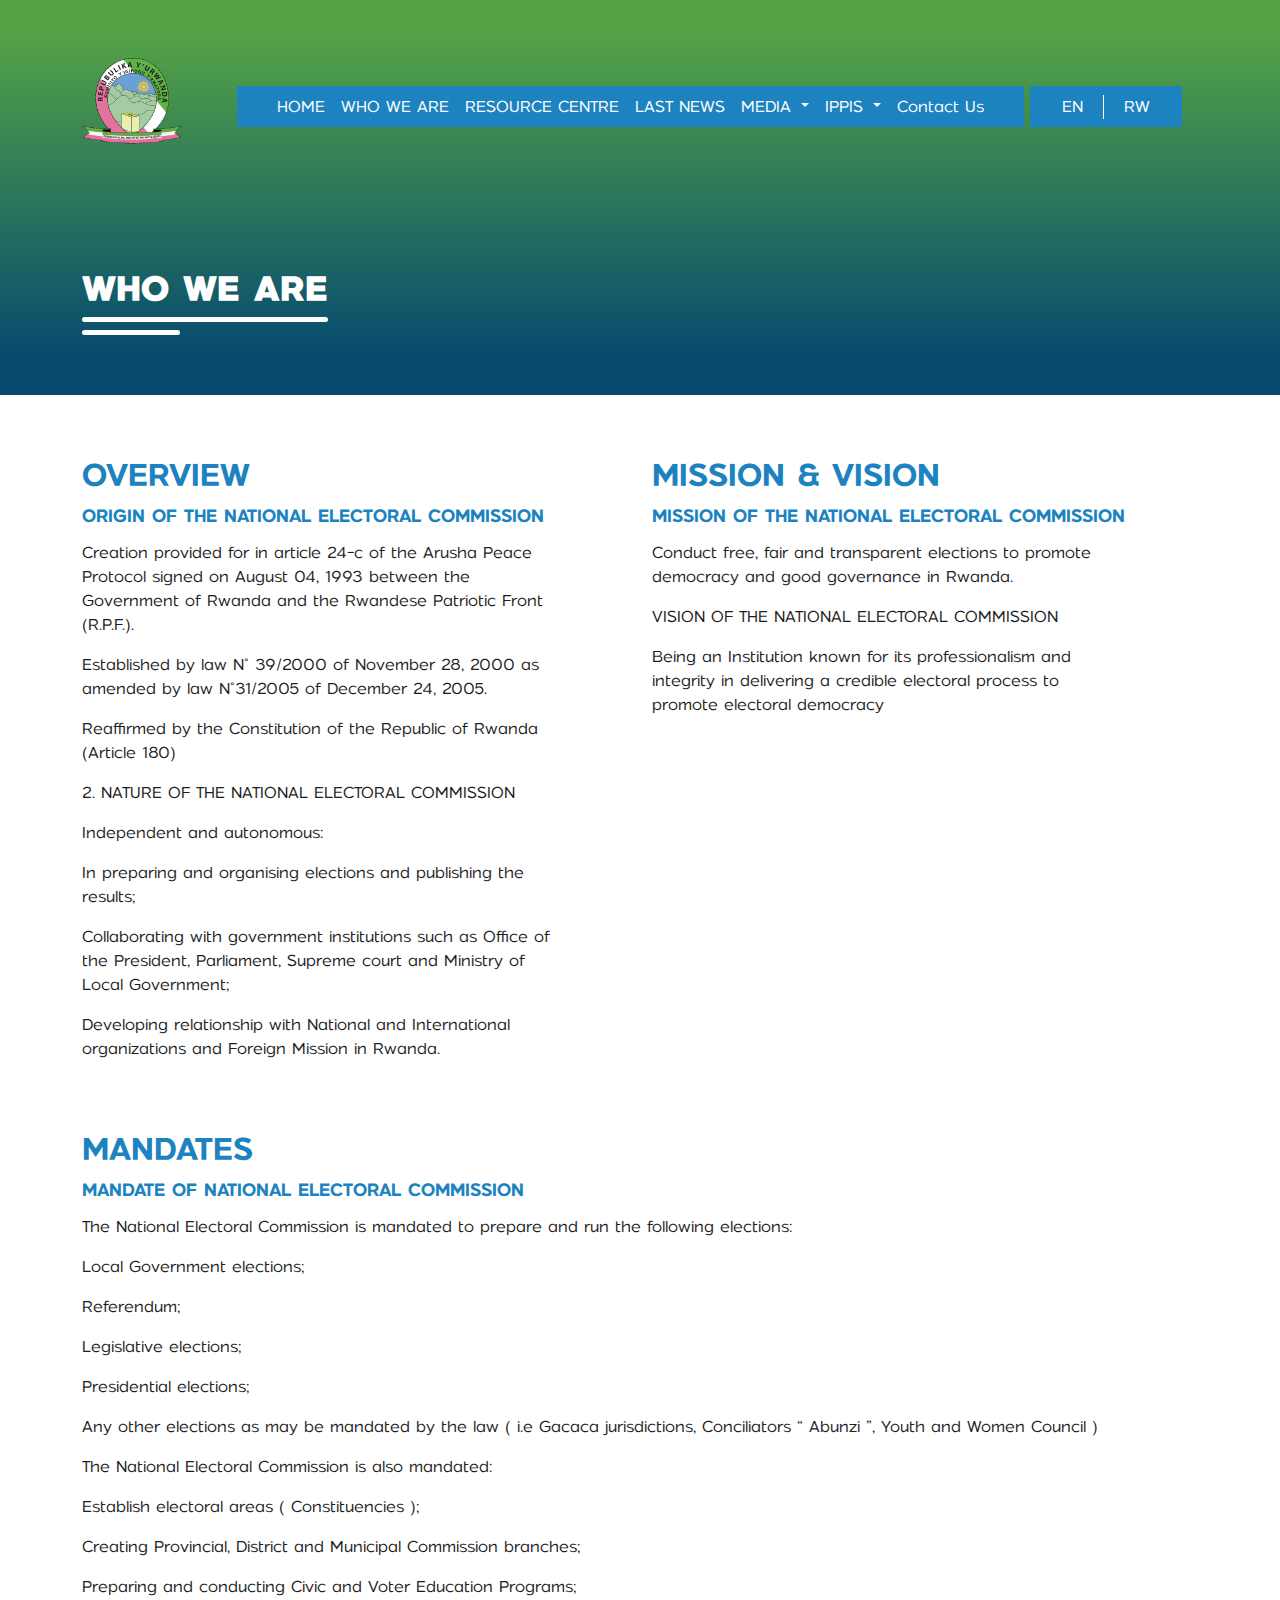
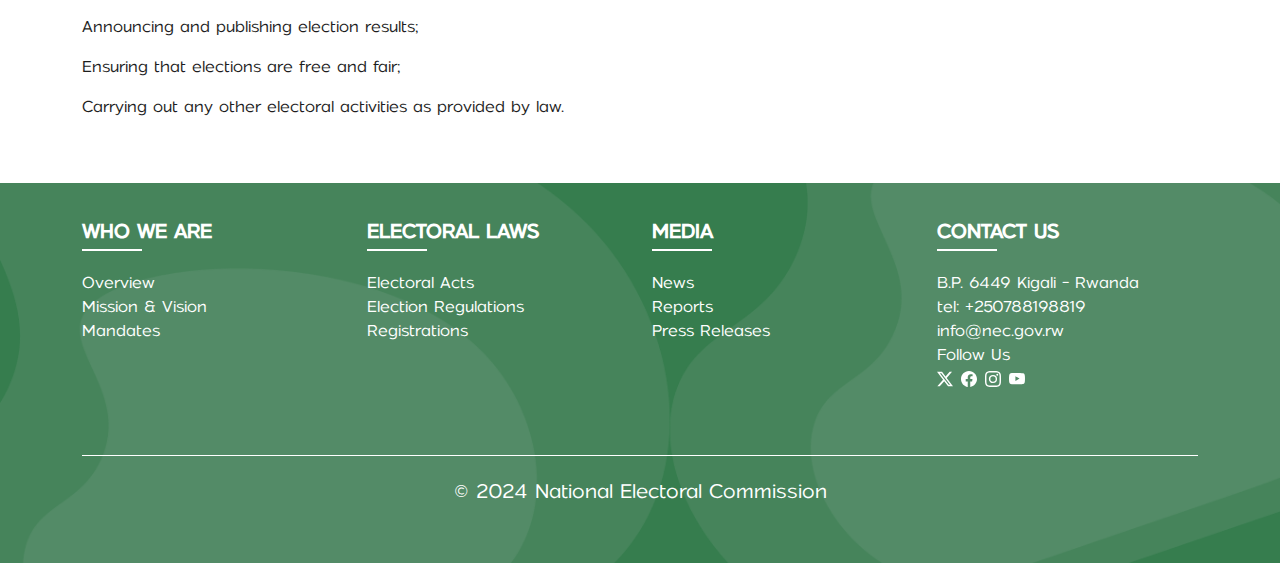
<file: whoWeAre/index.html>
<!DOCTYPE html>
<html lang="en">
<head>
    <meta charset="UTF-8">
    <meta name="viewport" content="width=device-width, initial-scale=1.0">
    <title>Who we are</title>
    <link rel="stylesheet" href="style.css">
    <link rel="stylesheet" href="../style.css">
    <link href="https://cdn.jsdelivr.net/npm/bootstrap@5.3.3/dist/css/bootstrap.min.css" rel="stylesheet" integrity="sha384-QWTKZyjpPEjISv5WaRU9OFeRpok6YctnYmDr5pNlyT2bRjXh0JMhjY6hW+ALEwIH" crossorigin="anonymous">
    <link rel="stylesheet" href="https://cdn.jsdelivr.net/npm/bootstrap-icons@1.11.3/font/bootstrap-icons.min.css">
</head>
<body>
    <nav class="navbar navbar-expand-lg d-flex flex-column navv ">
        <div class="container-fluid nav-wrapper navcontainnn container ">
          <a class="navbar-brand myLogo" href="#"
            ><img
              class="img-fluid w-50 logoimge"
              src="../asset/img/Logo@2x.png"
              alt="site logo"
            />
          </a>
          
          <div class="linkx">

            <button
            class="navbar-toggler  mytoggler"
            type="button"
            data-bs-toggle="collapse"
            data-bs-target="#navbarNav"
            aria-controls="navbarNav"
            aria-expanded="false"
            aria-label="Toggle navigation"
          >
            <span class=""><i class="bi bi-list"></i></span>
          </button>


          <div class="collapse navbar-collapse macolaps" id="navbarNav">
             <ul class="navbar-nav nav-parent">
              <li class="nav-item">
                <a class="nav-link" href="../index.html">HOME</a>
              </li>
              <li class="nav-item">
                <a class="nav-link" href="../whoWeAre/index.html">WHO WE ARE</a>
              </li>

              <li class="nav-item">
                <a class="nav-link" href="../resourceCentre/index.html">RESOURCE CENTRE</a>
              </li>
              
              <li class="nav-item">
                <a class="nav-link" href="../lastNews/index.html">LAST NEWS</a>
              </li>

              <li class="nav-item dropdown">
                <a
                  class="nav-link dropdown-toggle"
                  href="#"
                  role="button"
                  data-bs-toggle="dropdown"
                  aria-expanded="false"
                >
                MEDIA
                </a>
                <ul class="dropdown-menu dropmenu">
                  <li><a class="dropdown-item" href="../reports/index.html">Reports</a></li>
                  <li><a class="dropdown-item" href="../publication/index.html">Publications</a></li>
                  <li><a class="dropdown-item" href="../PressReleases/index.html">Press Releases</a></li>
                  <li><a class="dropdown-item" href="../ElectoralActs/index.html">Electoral Acts</a></li>
                  <li><a class="dropdown-item" href="../ElectionRegulations/index.html">Election Regulations</a></li>
                </ul>
              </li>

              <li class="nav-item dropdown">
                <a
                  class="nav-link dropdown-toggle"
                  href="#"
                  role="button"
                  data-bs-toggle="dropdown"
                  aria-expanded="false"
                >
                IPPIS
                </a>
                <ul class="dropdown-menu dropmenu">
                  <li><a class="dropdown-item" href="#">Rwanda Public Self Employee Self Service Portal</a></li>
                  <li><a class="dropdown-item" href="https://recruitment.mifotra.gov.rw/">Rwanda Public Service e-Recruitment</a></li>
                </ul>
              </li>
              
              <li class="nav-item">
                <a class="nav-link" href="../contact/index.html">Contact Us</a>
              </li>
            </ul> 
          </div> 
          <div class="languages">
            <ul>
                <li class="eng "><a href="#">EN</a></li>
                <li class="rw "><a href="#">RW</a></li>
            </ul>
        </div> 
        </div>  
        </div>
      </nav>

    <section class="first-section">
        <div class="container maContaina">
            <h1 class="contactTitle">WHO WE ARE</h1>
        </div>
    </section>


<div class="container who-Container">

<div class="row">
  <div class="col-md-6 maColoo">

    <h2 class="title-One">OVERVIEW</h2>
    <h2 class="title-Two">ORIGIN OF THE NATIONAL ELECTORAL COMMISSION</h2>
     
    <p>Creation provided for in article 24-c of the Arusha Peace Protocol signed on August 04, 1993 between the Government of Rwanda and the Rwandese Patriotic Front (R.P.F.).</p>
    <p>Established by law N° 39/2000 of November 28, 2000 as amended by law N°31/2005 of December 24, 2005.</p>
    <p>Reaffirmed by the Constitution of the Republic of Rwanda (Article 180)</p>
    <p>2. NATURE OF THE NATIONAL ELECTORAL COMMISSION</p>
    <p>Independent and autonomous:</p>
    <p>In preparing and organising elections and publishing the results;</p>
    <p>Collaborating with government institutions such as Office of the President, Parliament, Supreme court and Ministry of Local Government;</p>
    <p>Developing relationship with National and International organizations and Foreign Mission in Rwanda.</p>
  </div>
  
  <div class="col-md-6 maColoo">

    <h2 class="title-One">MISSION & VISION</h2>
    <h2 class="title-Two">MISSION OF THE NATIONAL ELECTORAL COMMISSION</h2>
     
    <p>Conduct free, fair and transparent elections to promote democracy and good governance in Rwanda.</p>
    <p>VISION OF THE NATIONAL ELECTORAL COMMISSION</p>
    <p>Being an Institution known for its professionalism and integrity in delivering a credible electoral process to promote electoral democracy</p>
  </div>

</div>

<div class="mandat-div">
  
  <h2 class="title-One">MANDATES</h2>
  <h2 class="title-Two">MANDATE OF NATIONAL ELECTORAL COMMISSION</h2>
   
  <p>The National Electoral Commission is mandated to prepare and run the following elections:</p>
  <p>Local Government elections;</p>
  <p>Referendum;</p>
  <p>Legislative elections;</p>
  <p>Presidential elections;</p>
  <p>Any other elections as may be mandated by the law ( i.e Gacaca jurisdictions, Conciliators “ Abunzi ”, Youth and Women Council )</p>
  <p>The National Electoral Commission is also mandated:</p>
  <p>Establish electoral areas ( Constituencies );</p>
  <p>Creating Provincial, District and Municipal Commission branches;</p>
  <p>Preparing and conducting Civic and Voter Education Programs;</p>
  <p>Announcing and publishing election results;</p>
  <p>Ensuring that elections are free and fair;</p>
  <p>Carrying out any other electoral activities as provided by law.</p>


</div>

</div>
    <footer class="footer">
        <div class="sub-Footer">
          <section class="container">
           <div class="row magrid">
            <div class="col-md-3 fter-Section1">
                <h2>WHO WE ARE</h2>
                <ul>
                    <li><a href="#">Overview</a></li>
                    <li><a href="#">Mission & Vision</a></li>
                    <li><a href="#">Mandates</a></li>
                </ul>
            </div>
            <div class="col-md-3 fter-Section1">
                <h2>ELECTORAL LAWS</h2>
                <ul>
                    <li><a href="#">Electoral Acts</a></li>
                    <li><a href="#">Election Regulations</a></li>
                    <li><a href="#">Registrations</a></li>
                </ul>
            </div>
            <div class="col-md-3 fter-Section1">
                <h2>MEDIA</h2>
                <ul>
                    <li><a href="#">News</a></li>
                    <li><a href="#">Reports</a></li>
                    <li><a href="#">Press Releases</a></li>
                </ul>
            </div>
            <div class="col-md-3 fter-Section1">
                <h2>CONTACT US</h2>
                <ul>
                    <li>B.P. 6449 Kigali - Rwanda</li>
                    <li>tel: +250788198819</li>
                    <li>info@nec.gov.rw</li>
                    <li>Follow Us</li>
                    <li class="d-flex gap-2">
                        <span><a href="#">
                            <svg xmlns="http://www.w3.org/2000/svg" width="16" height="16" fill="currentColor" class="bi bi-twitter-x" viewBox="0 0 16 16">
                                <path d="M12.6.75h2.454l-5.36 6.142L16 15.25h-4.937l-3.867-5.07-4.425 5.07H.316l5.733-6.57L0 .75h5.063l3.495 4.633L12.601.75Zm-.86 13.028h1.36L4.323 2.145H2.865z"/>
                              </svg>
                        </a></span>
                        <span>
                            <a href="#">
                                <svg xmlns="http://www.w3.org/2000/svg" width="16" height="16" fill="currentColor" class="bi bi-facebook" viewBox="0 0 16 16">
                                    <path d="M16 8.049c0-4.446-3.582-8.05-8-8.05C3.58 0-.002 3.603-.002 8.05c0 4.017 2.926 7.347 6.75 7.951v-5.625h-2.03V8.05H6.75V6.275c0-2.017 1.195-3.131 3.022-3.131.876 0 1.791.157 1.791.157v1.98h-1.009c-.993 0-1.303.621-1.303 1.258v1.51h2.218l-.354 2.326H9.25V16c3.824-.604 6.75-3.934 6.75-7.951"/>
                                  </svg>
                            </a>
                        </span>
                        <span>
                            <a href="#">
                                <svg xmlns="http://www.w3.org/2000/svg" width="16" height="16" fill="currentColor" class="bi bi-instagram" viewBox="0 0 16 16">
                                    <path d="M8 0C5.829 0 5.556.01 4.703.048 3.85.088 3.269.222 2.76.42a3.9 3.9 0 0 0-1.417.923A3.9 3.9 0 0 0 .42 2.76C.222 3.268.087 3.85.048 4.7.01 5.555 0 5.827 0 8.001c0 2.172.01 2.444.048 3.297.04.852.174 1.433.372 1.942.205.526.478.972.923 1.417.444.445.89.719 1.416.923.51.198 1.09.333 1.942.372C5.555 15.99 5.827 16 8 16s2.444-.01 3.298-.048c.851-.04 1.434-.174 1.943-.372a3.9 3.9 0 0 0 1.416-.923c.445-.445.718-.891.923-1.417.197-.509.332-1.09.372-1.942C15.99 10.445 16 10.173 16 8s-.01-2.445-.048-3.299c-.04-.851-.175-1.433-.372-1.941a3.9 3.9 0 0 0-.923-1.417A3.9 3.9 0 0 0 13.24.42c-.51-.198-1.092-.333-1.943-.372C10.443.01 10.172 0 7.998 0zm-.717 1.442h.718c2.136 0 2.389.007 3.232.046.78.035 1.204.166 1.486.275.373.145.64.319.92.599s.453.546.598.92c.11.281.24.705.275 1.485.039.843.047 1.096.047 3.231s-.008 2.389-.047 3.232c-.035.78-.166 1.203-.275 1.485a2.5 2.5 0 0 1-.599.919c-.28.28-.546.453-.92.598-.28.11-.704.24-1.485.276-.843.038-1.096.047-3.232.047s-2.39-.009-3.233-.047c-.78-.036-1.203-.166-1.485-.276a2.5 2.5 0 0 1-.92-.598 2.5 2.5 0 0 1-.6-.92c-.109-.281-.24-.705-.275-1.485-.038-.843-.046-1.096-.046-3.233s.008-2.388.046-3.231c.036-.78.166-1.204.276-1.486.145-.373.319-.64.599-.92s.546-.453.92-.598c.282-.11.705-.24 1.485-.276.738-.034 1.024-.044 2.515-.045zm4.988 1.328a.96.96 0 1 0 0 1.92.96.96 0 0 0 0-1.92m-4.27 1.122a4.109 4.109 0 1 0 0 8.217 4.109 4.109 0 0 0 0-8.217m0 1.441a2.667 2.667 0 1 1 0 5.334 2.667 2.667 0 0 1 0-5.334"/>
                                </svg>
                            </a>
                        </span>
                        <span>
                            <a href="#">
                                <svg xmlns="http://www.w3.org/2000/svg" width="16" height="16" fill="currentColor" class="bi bi-youtube" viewBox="0 0 16 16">
                                    <path d="M8.051 1.999h.089c.822.003 4.987.033 6.11.335a2.01 2.01 0 0 1 1.415 1.42c.101.38.172.883.22 1.402l.01.104.022.26.008.104c.065.914.073 1.77.074 1.957v.075c-.001.194-.01 1.108-.082 2.06l-.008.105-.009.104c-.05.572-.124 1.14-.235 1.558a2.01 2.01 0 0 1-1.415 1.42c-1.16.312-5.569.334-6.18.335h-.142c-.309 0-1.587-.006-2.927-.052l-.17-.006-.087-.004-.171-.007-.171-.007c-1.11-.049-2.167-.128-2.654-.26a2.01 2.01 0 0 1-1.415-1.419c-.111-.417-.185-.986-.235-1.558L.09 9.82l-.008-.104A31 31 0 0 1 0 7.68v-.123c.002-.215.01-.958.064-1.778l.007-.103.003-.052.008-.104.022-.26.01-.104c.048-.519.119-1.023.22-1.402a2.01 2.01 0 0 1 1.415-1.42c.487-.13 1.544-.21 2.654-.26l.17-.007.172-.006.086-.003.171-.007A100 100 0 0 1 7.858 2zM6.4 5.209v4.818l4.157-2.408z"/>
                                </svg>
                            </a>
                        </span>
                    </li>
                </ul>
            </div>
           </div>
           <div class="d-flex gap-2  justify-content-center copyrightt"> <span>&copy; 2024</span><p>National Electoral Commission</p></div>
        </section>
        </div>
       </footer>

    <script src="https://cdn.jsdelivr.net/npm/bootstrap@5.3.3/dist/js/bootstrap.bundle.min.js" integrity="sha384-YvpcrYf0tY3lHB60NNkmXc5s9fDVZLESaAA55NDzOxhy9GkcIdslK1eN7N6jIeHz" crossorigin="anonymous"></script>
</body>
</html>
</file>
<file: contact/style.css>
.first-section{
    height: 400px;
    width: auto;
    background-image: linear-gradient(180deg, #53a246 10%, #064B6F 90%);
    margin-top: -155px;
    }
    .maContaina{
        display: flex;
        /* background-color: aqua; */
        height: 100%;
        align-items: end;
        padding-bottom: 5rem;
       
    }
    
    .contactTitle{
        position: relative;
        font-size: 36px;
        line-height: 36px;
        font-weight: 800;
        font-family: 'AsenPro-Black';
        color: rgb(255, 255, 255);
    }
    .contactTitle::before{
        position: absolute;
        content: " ";
        display: flex;
        height: 5px;
        border-radius: 120px;
        order: 2;
        width: 100%;
        background: rgb(255, 255, 255);
        margin-top: 10px;
        bottom: -15px;
        }
    .contactTitle::after{
    content: " ";
    display: flex;
    height: 5px;
    border-radius: 120px;
    order: 2;
    position: absolute;
    width: 40%;
    background: rgb(255, 255, 255);
    margin-top: -10px;
    bottom: -28px;
    }
    
    /* */

    .topTitle h2{
    font-size: 26px;
    line-height: 26px;
    color: rgb(28, 131, 192);
    font-weight: 800;
    font-family: 'AsenPro-Bold';
    }
    .topTitle{
        width: 501px;
    }
    .topDiv{
        margin-top: 3rem;
        margin-bottom: 3rem;
    }
    .scndTitle a{
        font-size: 20px;
        line-height: 20px;
        font-weight: 700;
        font-family: 'AsenPro-Bold';
        text-decoration: none;
        color: black;
        box-shadow: 0px 7px 9px -5px rgba(0, 0, 0, 0.5);
        padding: 15px 15px 15px 15px;
        margin-top: 1rem;
        border-radius: 0!important;
    }
    /*greed table*/
    .contactTableHeader, .contactBody{
        display: grid;
        grid-template-columns: repeat(3, 1fr);
        justify-content: space-between;
        gap: 40px;
     }

     .grid-itemHeader{
      border-bottom: 2px solid rgb(28, 131, 192);
      padding-bottom: 1rem;
      font-size: 26px;
      font-weight: 800;
      line-height: 26px;
      color: rgb(28, 131, 192);
      font-family: 'AsenPro-Bold';
     }
     .grid-itemBody{
      padding: 20px 20px 20px 0;
      border-bottom: 2px solid rgb(11, 11, 15);
      font-size: 26px;
      font-weight: 400;
      line-height: 39px;
      color:  rgb(0, 0, 0);
      font-family: 'AsenPro-Regular';
     }
</file>
<file: ElectionRegulations/style.css>
.first-section{
    height: 400px;
    width: auto;
    background-image: linear-gradient(180deg, #53a246 10%, #064B6F 90%);
    margin-top: -155px;
    }
    .maContaina{
        display: flex;
        /* background-color: aqua; */
        height: 100%;
        align-items: end;
        padding-bottom: 5rem;
       
    }
    
    .contactTitle{
        position: relative;
        font-size: 36px;
        line-height: 36px;
        font-weight: 800;
        font-family: 'AsenPro-Black';
        color: rgb(255, 255, 255);
    }
    .contactTitle::before{
        position: absolute;
        content: " ";
        display: flex;
        height: 5px;
        border-radius: 120px;
        order: 2;
        width: 100%;
        background: rgb(255, 255, 255);
        margin-top: 10px;
        bottom: -15px;
        }
    .contactTitle::after{
    content: " ";
    display: flex;
    height: 5px;
    border-radius: 120px;
    order: 2;
    position: absolute;
    width: 40%;
    background: rgb(255, 255, 255);
    margin-top: -10px;
    bottom: -28px;
    }
    
    /* */
    .reporrSec{
        margin-top: 8rem;
        /* margin-bottom: 4rem; */
    }
    .report-card{
    position: relative;
    /* background-color: yellow; */
    padding-left: 0!important;
    padding-right: 5rem!important;
    margin-bottom: 3rem!important;
    }
    .report-card a {
        text-decoration: none;
    }
    .svg1 svg{

        height: 10rem!important;
        margin-top: -71px!important;
    }
    .reportContent{
      
    word-wrap: break-word!important;
    width: 353px;
    padding-left: 1rem;
    padding-right: 1rem;
    margin-top: -97px;
    position: static;
    height: 67px;
    display: -webkit-box;
    -webkit-box-orient: vertical;
    -webkit-line-clamp: 4;
    overflow: hidden;
    text-overflow: ellipsis;
    }
    .reportContent h1{
        font-size: 16px;
        line-height: 16px;
        font-weight: 800;
        color: rgb(131, 129, 129);
        font-family: "AsenPro-Bold";
        text-transform: uppercase!important;
    }
    .downldIcon {
        background-color: #1C83C0;
        height: 2.5rem;
        width: 2.5rem;
        display: flex;
        justify-content: center;
        align-items: center;
        margin-left: 12rem;
        /* margin-top: 1rem; */
        border-radius: 50%;
        margin-bottom: 2rem;
        
    }
    /*  */

    @media only screen and (max-width: 767px){
        .reporrSec{
            padding-left: 1.5rem!important;
            padding-left: 1.5rem!important;
            margin-top: 6rem!important;
        }
        .reportContent h1{
           font-size: 14px!important;
        }
       
        .svg1 svg{
            height: 8rem!important;
        }
    }
</file>
<file: ElectoralActs/style.css>
.first-section{
    height: 400px;
    width: auto;
    background-image: linear-gradient(180deg, #53a246 10%, #064B6F 90%);
    margin-top: -155px;
    }
    .maContaina{
        display: flex;
        /* background-color: aqua; */
        height: 100%;
        align-items: end;
        padding-bottom: 5rem;
       
    }
    
    .contactTitle{
        position: relative;
        font-size: 36px;
        line-height: 36px;
        font-weight: 800;
        font-family: 'AsenPro-Black';
        color: rgb(255, 255, 255);
    }
    .contactTitle::before{
        position: absolute;
        content: " ";
        display: flex;
        height: 5px;
        border-radius: 120px;
        order: 2;
        width: 100%;
        background: rgb(255, 255, 255);
        margin-top: 10px;
        bottom: -15px;
        }
    .contactTitle::after{
    content: " ";
    display: flex;
    height: 5px;
    border-radius: 120px;
    order: 2;
    position: absolute;
    width: 40%;
    background: rgb(255, 255, 255);
    margin-top: -10px;
    bottom: -28px;
    }
    
    /* */
    .reporrSec{
        margin-top: 8rem;
        /* margin-bottom: 4rem; */
    }
    .report-card{
    position: relative;
    /* background-color: yellow; */
    padding-left: 0!important;
    padding-right: 5rem!important;
    margin-bottom: 3rem!important;
    }
    .report-card a {
        text-decoration: none;
    }
    .svg1 svg{

        height: 10rem!important;
        margin-top: -71px!important;
    }
    .reportContent{
      
    word-wrap: break-word!important;
    width: 353px;
    padding-left: 1rem;
    padding-right: 1rem;
    margin-top: -97px;
    position: static;
    height: 67px;
    display: -webkit-box;
    -webkit-box-orient: vertical;
    -webkit-line-clamp: 4;
    overflow: hidden;
    text-overflow: ellipsis;
    }
    .reportContent h1{
        font-size: 16px;
        line-height: 16px;
        font-weight: 800;
        color: rgb(131, 129, 129);
        font-family: "AsenPro-Bold";
        text-transform: uppercase!important;
    }
    .downldIcon {
        background-color: #1C83C0;
        height: 2.5rem;
        width: 2.5rem;
        display: flex;
        justify-content: center;
        align-items: center;
        margin-left: 12rem;
        /* margin-top: 1rem; */
        border-radius: 50%;
        margin-bottom: 2rem;
        
    }
    /*  */

    @media only screen and (max-width: 767px){
        .reporrSec{
            padding-left: 1.5rem!important;
            padding-left: 1.5rem!important;
            margin-top: 6rem!important;
        }
        .reportContent h1{
           font-size: 14px!important;
        }
       
        .svg1 svg{
            height: 8rem!important;
        }
    }
</file>
<file: lastNews/style.css>
.first-section{
    height: 400px;
    width: auto;
    background-image: linear-gradient(180deg, #53a246 10%, #064B6F 90%);
    margin-top: -155px;
    }
    .maContaina{
        display: flex;
        /* background-color: aqua; */
        height: 100%;
        align-items: end;
        padding-bottom: 5rem;
       
    }
    
    .contactTitle{
        position: relative;
        font-size: 36px;
        line-height: 36px;
        font-weight: 800;
        font-family: 'AsenPro-Black';
        color: rgb(255, 255, 255);
    }
    .contactTitle::before{
        position: absolute;
        content: " ";
        display: flex;
        height: 5px;
        border-radius: 120px;
        order: 2;
        width: 100%;
        background: rgb(255, 255, 255);
        margin-top: 10px;
        bottom: -15px;
        }
    .contactTitle::after{
    content: " ";
    display: flex;
    height: 5px;
    border-radius: 120px;
    order: 2;
    position: absolute;
    width: 40%;
    background: rgb(255, 255, 255);
    margin-top: -10px;
    bottom: -28px;
    }
    /* */

    .newSec {
        margin-top: 3rem;
        margin-bottom: 3rem;
    }

    .newsCol .btn{
    border: 1px solid black;
    border-radius: 0;
    font-size: 12px;
    line-height: 12px;
    color: rgb(30, 30, 30);
    font-weight: 700;
    font-family: "AsenPro-Regular";
    align-self: center;
    padding-top: 8px !important;
    padding-bottom: 8px !important;
    }
    .newsCol .btn:hover{
        border: 1px solid black;
    }
    .newsCol h1{
        font-size: 16px;
        line-height: 16px;
        font-weight: 800;
        color: rgb(30, 30, 30);
        font-family: 'AsenPro-Bold';
        margin-bottom: 1rem;
    }
    .photoxDiv{
        font-size: 16px;
        line-height: 17px;
        font-weight: 800;
        color: rgb(30, 30, 30);
        font-family: 'AsenPro-Bold';
    }
    .photoxDiv h1{
        font-size: 16px;
        line-height: 16px;
        font-weight: 800;
        color: rgb(30, 30, 30);
        font-family: 'AsenPro-Bold';
    }
    .news-row{
        margin-top: 2rem!important;
    }
    .photoxDiv .btn{
    border: 1px solid black;
    border-radius: 0;
    font-size: 12px;
    line-height: 12px;
    color: rgb(30, 30, 30);
    font-weight: 700;
    font-family: "AsenPro-Regular";
    align-self: center;
    padding-top: 8px !important;
    padding-bottom: 8px !important;
    align-self: baseline!important;
    }
    .imgDv img{
    width: 100%!important;
    object-fit: contain!important;
    }
    .photoxDiv {
    display: flex;
    flex-direction: column;
    justify-content: space-between;
    padding-left: 0!important;
    
    }
    .subRow{
        margin-top: 2rem!important;
    }
    @media only screen and (max-width: 767px){
        .newsCol{
            margin-top: 1rem!important;
        }
        .newSec{
            margin-top: 2rem!important;
            /* margin-bottom: 2rem!important; */

        }
        .photoxDiv{
            padding-left: 10px!important;
        }
        .footer{
            /* margin-top: 5rem!important; */
        }
    }
</file>
<file: PressReleases/style.css>
.first-section{
    height: 400px;
    width: auto;
    background-image: linear-gradient(180deg, #53a246 10%, #064B6F 90%);
    margin-top: -155px;
    }
    .maContaina{
        display: flex;
        /* background-color: aqua; */
        height: 100%;
        align-items: end;
        padding-bottom: 5rem;
       
    }
    
    .contactTitle{
        position: relative;
        font-size: 36px;
        line-height: 36px;
        font-weight: 800;
        font-family: 'AsenPro-Black';
        color: rgb(255, 255, 255);
    }
    .contactTitle::before{
        position: absolute;
        content: " ";
        display: flex;
        height: 5px;
        border-radius: 120px;
        order: 2;
        width: 100%;
        background: rgb(255, 255, 255);
        margin-top: 10px;
        bottom: -15px;
        }
    .contactTitle::after{
    content: " ";
    display: flex;
    height: 5px;
    border-radius: 120px;
    order: 2;
    position: absolute;
    width: 40%;
    background: rgb(255, 255, 255);
    margin-top: -10px;
    bottom: -28px;
    }
    
    /* */
    .reporrSec{
        margin-top: 8rem;
        /* margin-bottom: 4rem; */
    }
    .report-card{
    position: relative;
    /* background-color: yellow; */
    padding-left: 0!important;
    padding-right: 5rem!important;
    margin-bottom: 3rem!important;
    }
    .report-card a {
        text-decoration: none;
    }
    .svg1 svg{

        height: 10rem!important;
        margin-top: -71px!important;
    }
    .reportContent{
      
    word-wrap: break-word!important;
    width: 353px;
    padding-left: 1rem;
    padding-right: 1rem;
    margin-top: -97px;
    position: static;
    height: 67px;
    display: -webkit-box;
    -webkit-box-orient: vertical;
    -webkit-line-clamp: 4;
    overflow: hidden;
    text-overflow: ellipsis;
    }
    .reportContent h1{
        font-size: 16px;
        line-height: 16px;
        font-weight: 800;
        color: rgb(131, 129, 129);
        font-family: "AsenPro-Bold";
        text-transform: uppercase!important;
    }
    .downldIcon {
        background-color: #1C83C0;
        height: 2.5rem;
        width: 2.5rem;
        display: flex;
        justify-content: center;
        align-items: center;
        margin-left: 12rem;
        /* margin-top: 1rem; */
        border-radius: 50%;
        margin-bottom: 2rem;
        
    }
    /*  */

    @media only screen and (max-width: 767px){
        .reporrSec{
            padding-left: 1.5rem!important;
            padding-left: 1.5rem!important;
            margin-top: 6rem!important;
        }
        .reportContent h1{
           font-size: 14px!important;
        }
       
        .svg1 svg{
            height: 8rem!important;
        }
    }
</file>
<file: publication/style.css>
.first-section{
    height: 400px;
    width: auto;
    background-image: linear-gradient(180deg, #53a246 10%, #064B6F 90%);
    margin-top: -155px;
    }
    .maContaina{
        display: flex;
        /* background-color: aqua; */
        height: 100%;
        align-items: end;
        padding-bottom: 5rem;
       
    }
    
    .contactTitle{
        position: relative;
        font-size: 36px;
        line-height: 36px;
        font-weight: 800;
        font-family: 'AsenPro-Black';
        color: rgb(255, 255, 255);
    }
    .contactTitle::before{
        position: absolute;
        content: " ";
        display: flex;
        height: 5px;
        border-radius: 120px;
        order: 2;
        width: 100%;
        background: rgb(255, 255, 255);
        margin-top: 10px;
        bottom: -15px;
        }
    .contactTitle::after{
    content: " ";
    display: flex;
    height: 5px;
    border-radius: 120px;
    order: 2;
    position: absolute;
    width: 40%;
    background: rgb(255, 255, 255);
    margin-top: -10px;
    bottom: -28px;
    }
    
    /* */
    .reporrSec{
        margin-top: 8rem;
        /* margin-bottom: 4rem; */
    }
    .report-card{
    position: relative;
    /* background-color: yellow; */
    padding-left: 0!important;
    padding-right: 5rem!important;
    margin-bottom: 3rem!important;
    }
    .report-card a {
        text-decoration: none;
    }
    .svg1 svg{

        height: 10rem!important;
        margin-top: -71px!important;
    }
    .reportContent{
      
    word-wrap: break-word!important;
    width: 353px;
    padding-left: 1rem;
    padding-right: 1rem;
    margin-top: -97px;
    position: static;
    height: 67px;
    display: -webkit-box;
    -webkit-box-orient: vertical;
    -webkit-line-clamp: 4;
    overflow: hidden;
    text-overflow: ellipsis;
    }
    .reportContent h1{
        font-size: 16px;
        line-height: 16px;
        font-weight: 800;
        color: rgb(131, 129, 129);
        font-family: "AsenPro-Bold";
        text-transform: uppercase!important;
    }
    .downldIcon {
        background-color: #1C83C0;
        height: 2.5rem;
        width: 2.5rem;
        display: flex;
        justify-content: center;
        align-items: center;
        margin-left: 12rem;
        /* margin-top: 1rem; */
        border-radius: 50%;
        margin-bottom: 2rem;
        
    }

    /*readmore*/
   .hidden {
    display: none; /* Hide additional columns */
}



    /*  */

    @media only screen and (max-width: 767px){
        .reporrSec{
            padding-left: 1.5rem!important;
            padding-left: 1.5rem!important;
            margin-top: 6rem!important;
        }
        .reportContent h1{
           font-size: 14px!important;
        }
       
        .svg1 svg{
            height: 8rem!important;
        }
    }
</file>
<file: reports/style.css>
.first-section{
    height: 400px;
    width: auto;
    background-image: linear-gradient(180deg, #53a246 10%, #064B6F 90%);
    margin-top: -155px;
    }
    .maContaina{
        display: flex;
        /* background-color: aqua; */
        height: 100%;
        align-items: end;
        padding-bottom: 5rem;
       
    }
    
    .contactTitle{
        position: relative;
        font-size: 36px;
        line-height: 36px;
        font-weight: 800;
        font-family: 'AsenPro-Black';
        color: rgb(255, 255, 255);
    }
    .contactTitle::before{
        position: absolute;
        content: " ";
        display: flex;
        height: 5px;
        border-radius: 120px;
        order: 2;
        width: 100%;
        background: rgb(255, 255, 255);
        margin-top: 10px;
        bottom: -15px;
        }
    .contactTitle::after{
    content: " ";
    display: flex;
    height: 5px;
    border-radius: 120px;
    order: 2;
    position: absolute;
    width: 40%;
    background: rgb(255, 255, 255);
    margin-top: -10px;
    bottom: -28px;
    }
    
    /* */
    .reporrSec{
        margin-top: 8rem;
        /* margin-bottom: 4rem; */
    }
    .report-card{
    position: relative;
    /* background-color: yellow; */
    padding-left: 0!important;
    padding-right: 5rem!important;
    margin-bottom: 3rem!important;
    }
    .report-card a {
        text-decoration: none;
    }
    .svg1 svg{

        height: 10rem!important;
        margin-top: -71px!important;
    }
    .reportContent{
      
    word-wrap: break-word!important;
    width: 353px;
    padding-left: 1rem;
    padding-right: 1rem;
    margin-top: -97px;
    position: static;
    height: 67px;
    display: -webkit-box;
    -webkit-box-orient: vertical;
    -webkit-line-clamp: 4;
    overflow: hidden;
    text-overflow: ellipsis;
    }
    .reportContent h1{
        font-size: 16px;
        line-height: 16px;
        font-weight: 800;
        color: rgb(131, 129, 129);
        font-family: "AsenPro-Bold";
    }
    .downldIcon {
        background-color: #1C83C0;
        height: 2.5rem;
        width: 2.5rem;
        display: flex;
        justify-content: center;
        align-items: center;
        margin-left: 12rem;
        /* margin-top: 1rem; */
        border-radius: 50%;
        margin-bottom: 2rem;
        
    }
    /*  */

    @media only screen and (max-width: 767px){
        .reporrSec{
            padding-left: 1.5rem!important;
            padding-left: 1.5rem!important;
            margin-top: 6rem!important;
        }
        .reportContent h1{
           font-size: 14px!important;
        }
       
        .svg1 svg{
            height: 8rem!important;
        }
    }
</file>
<file: resourceCentre/style.css>
.first-section{
    height: 400px;
    width: auto;
    background-image: linear-gradient(180deg, #53a246 10%, #064B6F 90%);
    margin-top: -155px;
    }
    .maContaina{
        display: flex;
        /* background-color: aqua; */
        height: 100%;
        align-items: end;
        padding-bottom: 5rem;
       
    }
    
    .contactTitle{
        position: relative;
        font-size: 36px;
        line-height: 36px;
        font-weight: 800;
        font-family: 'AsenPro-Black';
        color: rgb(255, 255, 255);
    }
    .contactTitle::before{
        position: absolute;
        content: " ";
        display: flex;
        height: 5px;
        border-radius: 120px;
        order: 2;
        width: 100%;
        background: rgb(255, 255, 255);
        margin-top: 10px;
        bottom: -15px;
        }
    .contactTitle::after{
    content: " ";
    display: flex;
    height: 5px;
    border-radius: 120px;
    order: 2;
    position: absolute;
    width: 40%;
    background: rgb(255, 255, 255);
    margin-top: -10px;
    bottom: -28px;
    }

/* */
    .rsrceCon{
        margin-top: 3rem!important;
        margin-bottom: 3rem;
    }
    .rsrcTitile1{
        position: relative;
       font-size: 36px;
       line-height: 36px;
       font-weight: 800;
       color: rgb(28, 131, 192);
       font-family: 'AsenPro-ExtraBold'; 
    }
    .rsrcTitile1::before{
        content: " ";
        position: absolute;
        background: #53A246;
        width: 120px;
        height: 3px;
        top: 45px;
     }
     .rsrcTitile2{
        font-size: 25px;
        line-height: 25px;
        font-weight: 700;
        color: rgb(99, 99, 99);
        font-family: 'AsenPro-Medium';
        margin-top: 2rem;
     }
     .macard {
        margin-top: 1rem;
        border-radius:0!important;
        box-shadow: 0px 4px 4px 0px rgba(0, 0, 0, 0.25);
        border-top: aliceblue!important;
        width: 100%!important; 
        padding-bottom: 1.6rem!important;
        padding-top: 1.6;
        padding-left: 10px!important;
        margin-bottom: 1rem!important;
     }
    .macard .cardtitl{
        font-size: 20px;
        line-height: 24px;
        font-weight: 800;
        color: rgb(28, 131, 192);
        font-family: 'AsenPro-Medium';
    }
    .macard p{
        font-size: 20px;
        line-height: 30px;
        color: rgb(30, 30, 30);
        font-weight: 400;
        font-family: 'AsenPro-Regular';
    }
   .maline{
    background-color: black!important;
    opacity: 1!important;
   }
   /* */
   .stepxNo{
    background-color: #1C83C0;
    height: 30px;
    width: 30px;
    display: flex;
    justify-content: center;
    align-items: center;
    border-radius: 50%;
    color: white;
    font-size: 13px;
   }
   .voteTextdv p{
        font-size: 16px;
        line-height: 24px;
        font-weight: 400;
        color: rgb(30, 30, 30);
        font-family: 'AsenPro-Regular';
   }
   .divNo{
    display: flex;
    gap: 20px;
   
   }
  
   .hwtovoTitle{
    position: relative;
   font-size: 36px;
   line-height: 36px;
   font-weight: 800;
   color: rgb(28, 131, 192);
   font-family: 'AsenPro-ExtraBold'; 
   
}
.hwtovoTitle::before{
    content: " ";
    position: absolute;
    background: #53A246;
    width: 120px;
    height: 3px;
    top: 45px;
 }

 /* .voteTextdv ol li::marker{
    content: "*";
    background: #1C83C0;
    color: #fff;
    font-size: 13px;
    text-align: center;
    border-radius: 50%;
    width: 2.2em;
    height: 2.2em;
    line-height: 2.3em;
    display: inline-block;
    margin-right: 1em;
    flex: 0 0 auto;
} */


.voteTextdv ol {
    counter-reset: list-counter; /* Reset counter for the list */
    list-style: none; /* Remove default numbers */
    padding-left: 0;
  }
  
 .voteTextdv ol li {
    counter-increment: list-counter; /* Increment counter */
    margin-bottom: 10px;
    position: relative; /* So the number and background stay in place */
    padding-left: 30px; /* Space for the number background */
  }
  
  .voteTextdv ol li::before {
    content: counter(list-counter) " "; /* Add custom numbers */
    background-color: #1C83C0; /* Background color for the number */
    color: white; /* Text color for the number */
    padding: 1px 7px;
    border-radius: 50%;
    position: absolute;
    left: 0;
    top: 0;
  }
   










.voteTextdv ol {
    /* counter-reset: nec-list; */
    /* list-style: none; */
  
}
.howtvot{
    margin-top: 7rem;
}
.hwtovoTitle2{
    font-size: 25px;
    line-height: 25px;
    font-weight: 700;
    color: rgb(99, 99, 99);
    font-family: 'AsenPro-Medium';
    margin-top: 3.5rem;

}
.voteTextdv {
    margin-top: 5rem!important;
    margin-bottom: 4rem;
}
.weretovotcol{
    background-image: url(../asset/img/36198814992_69116ce33e_o-1024x830.jpg);
    background-repeat: no-repeat!important;
    background-size: cover!important;
    background-position: center!important;
    
}
.weretovtrow{
    padding-right: 13px!important;
}
.whereTovot{
    margin-top: 3rem!important;
    margin-bottom: 3rem;
}

.vdTitle{
    position: relative;
    font-size: 36px;
    line-height: 36px;
    font-weight: 800;
    font-family: 'AsenPro-Black';
    color: rgb(28, 131, 192);
}
.vdTitle::before{
    position: absolute;
    content: " ";
    display: flex;
    height: 5px;
    border-radius: 120px;
    order: 2;
    width: 29%;
    background: #53A246;
    margin-top: 10px;
    bottom: -15px;
    }
    .vdTitle::after{
content: " ";
display: flex;
height: 5px;
border-radius: 120px;
order: 2;
position: absolute;
width: 14%;
background: #53A246;
margin-top: -10px;
bottom: -28px;
}
.votingVdSec{
    padding-top: 3rem;
    padding-bottom: 3rem;
}
.vtingVdSubDiv{
    width: 47%;
}
.votingVd iframe{
    height: 700px;
    width: 100%;
}
.votingVd{
    margin-top: 3rem;
}
</file>
<file: whoWeAre/style.css>
.first-section{
height: 400px;
width: auto;
background-image: linear-gradient(180deg, #53a246 10%, #064B6F 90%);
margin-top: -155px;
}
.maContaina{
    display: flex;
    /* background-color: aqua; */
    height: 100%;
    align-items: end;
    padding-bottom: 5rem;
   
}

.contactTitle{
    position: relative;
    font-size: 36px;
    line-height: 36px;
    font-weight: 800;
    font-family: 'AsenPro-Black';
    color: rgb(255, 255, 255);
}
.contactTitle::before{
    position: absolute;
    content: " ";
    display: flex;
    height: 5px;
    border-radius: 120px;
    order: 2;
    width: 100%;
    background: rgb(255, 255, 255);
    margin-top: 10px;
    bottom: -15px;
    }
.contactTitle::after{
content: " ";
display: flex;
height: 5px;
border-radius: 120px;
order: 2;
position: absolute;
width: 40%;
background: rgb(255, 255, 255);
margin-top: -10px;
bottom: -28px;
}

.title-One{
    font-size: 32px;
    line-height: 32px;
    font-weight: 800;
    color: rgb(28, 131, 192);
    font-family: 'AsenPro-Bold';
    margin-bottom: 1rem;
}
.title-Two{
    font-size: 18px;
    line-height: 18px;
    font-weight: 800;
    color: rgb(28, 131, 192);
    font-family: 'AsenPro-Bold';
    margin-bottom: 1rem;
}
.who-Container p{
    font-size: 16px;
    line-height: 24px;
    font-weight: 400;
    color: rgb(30, 30, 30);
    font-family: 'AsenPro-Regular';
}
.who-Container{
    margin-top: 4rem;
    margin-bottom: 4rem!important;
}
.mandat-div{
    margin-top: 3.5rem;
}
.maColoo{
    padding-right: 85px!important;
}

@media only screen and (max-width: 767px){
    .who-Container p{
        font-size: 14px;
        line-height: 21px;
        font-weight: 400;
        color: rgb(30, 30, 30);
        font-family: 'AsenPro-Regular';
    }
    .maColoo, .mandat-div{
        margin-top: 2rem!important;
    }
    .who-Container{
        margin-top: 2rem;
       padding-bottom: 2rem;
       padding-left: 1rem!important;
       padding-right: 2rem!important;
    }
    .maColoo{
        padding-right: 0!important;
    }
}
</file>
<file: style.css>
/* Basic styling for lightbox */
        .lightbox {
            display: none; /* Hidden by default */
            position: fixed;
            z-index: 9999;
            top: 0;
            left: 0;
            width: 100%;
            height: 100%;
            background: rgba(0, 0, 0, 0.8);
            justify-content: center;
            align-items: center;
        }
        
        .lightbox-content {
            position: relative;
            max-width: 90%;
            max-height: 90%;
            width: 90%;
        }

        /* Video container with 16:9 aspect ratio */
        .video-container {
            width: 100%;
            height: 0;
            padding-bottom: 56.25%; /* 16:9 Aspect Ratio */
            position: relative;
        }

        .video-container iframe {
            position: absolute;
            top: 0;
            left: 0;
            width: 100%;
            height: 100%;
            border: 0;
        }

        /* Close button styling */
        .close-btn {
            position: absolute;
            top: 10px;
            right: 20px;
            font-size: 24px;
            font-weight: bold;
            color: #fff;
            cursor: pointer;
        }

        /* Thumbnail styling */
        .video-thumbnail {
            cursor: pointer;
            /* display: inline-block; */
            margin: 10px;
        }
        .my-overlley{
            background-color: unset!important;
        }





        


/* press releases*/

.contentx{
    word-wrap: break-word!important;
    width: 353px;
    padding-left: 0;
    padding-right: 1rem;
    margin-top: -5px;
    position: static;
    height: 67px;
    display: -webkit-box;
    -webkit-box-orient: vertical;
    -webkit-line-clamp: 4;
    overflow: hidden;
    text-overflow: ellipsis;
}

/*navigation*/

.navv ul li a:hover{
    font-weight: 700;
    color: rgb(255, 255, 255);
    font-family: 'AsenPro-Semibold';
    background-color:#1C83C0!important;
    width: auto!important;
    
}
.navv ul li a{
    transition: font-weight 0.3s ease;
}
.navv ul li ul li a{
    padding: 10px 20px;
    /* background-color: red; */
    color: white;
    font-size: 12px!important;
    font-weight: 700!important;
    line-height: 20px!important;
    font-family: 'AsenPro-Medium'!important;
    width: 300px!important;
    display: flex!important;
    flex-wrap: wrap!important;
    white-space: normal;
}
.navv ul li:hover ul{
    display: block;
    
}

.navv ul li ul li:last-child a{
    border-bottom: none;
}

.navv ul li ul{
    display: none;
    position: absolute;
    top: 100%;
    left: 0;
    padding: 0;
    /* width: 300px; */
}
.dropmenu{
    border-radius: 0!important;
}

.languages{
    list-style: none;
    display: flex;
}
.linkx{
    justify-content: start!important;
    /* background-color: #5DB346; */
    display: flex;
}
.linkx ul{
    background-color: #1C83C0!important;
    /* width: 100%!important; */
    justify-content: space-evenly;
    padding-left: 2rem;
    padding-right: 2rem;
    padding-top: 3px;
    padding-bottom: 3px;
}
.linkx ul a{
    color: white;
    font-size: 16px!important;
    font-weight: 400;
    line-height: normal;
    font-family: 'AsenPro-Regular';
    /* transition: font-weight 0.9s ease; */
    
    
    
}
.macarsoul{
    margin-top: -10rem!important;
}
.navcontainnn{
   /* background-color: yellow; */
   
   justify-content: space-between!important;
   margin-top: 3rem;
    
}
.navv{
    position: absolute;
    z-index: 999;
    top: 0;
    padding-top: 40px;
    padding-bottom: 0px;
    padding-left: 20px;
    padding-right: 20px;
    transition: 0.3s;
    width: 100%;
    height: 150px;
    background-color: transparent!important;
    
   
}

/* .nav ul{
    list-style: none;
    padding: 0;
    height: 100%!important;
    display: flex;
    margin: auto!important;
}
.nav .myLinks ul .malnk{
    margin-top: 12px;
    margin-bottom: 12px;
}
.nav .myLinks ul li{
   
    margin-right: 20px;
    position: relative;
   
    
} */
/* .nav ul li a{
    display: block;
    font-size: 16px;
    line-height: 20px;
    font-weight: 400;
    font-family: 'AsenPro-Regular';
    
    
}
.nav ul li a:hover{
    font-weight: 700;
    color: rgb(255, 255, 255);
    font-family: 'AsenPro-Semibold';
} */

/* .nav ul li ul{
    display: none;
    position: absolute;
    top: 100%;
    left: 0;
    padding: 0;
    width: 300px;
} */
/* .nav ul li ul li a{
    padding: 10px 20px;
    background-color: #1C83C0;
    color: white;
    font-size: 12px;
    font-weight: 700;
    line-height: 20px;
    font-family: 'AsenPro-Medium';
}
.nav ul li:hover ul{
    display: block;
}

.nav ul li ul li:last-child a{
    border-bottom: none;
} */


.myLogo{
 height: 100px;
 width: 100px;
 /* background-color: red; */
 display: flex!important;
 justify-content: center!important;
 align-items: center!important;
}
.myLogo img{
    width: 100%!important;
    height: auto!important;
}

/* .nav .container{
    display: flex;
    align-items: center;

}
.myLinks {
    background-color: #1C83C0;
    display: flex;
    margin-left: 200px;
    margin-right: 5px;
    align-items: center!important;
    padding-left: 2rem;
    padding-right: 2rem;
   
   
    
   
}
.myLinks a{
    text-decoration: none;
    color: white;
} */
.languages{
    /* background-color: #1C83C0; */
    padding-left: 6px;
    padding-right: 1rem;
    
}
.languages ul li a{
    color: white;
    text-decoration: none;
    font-size: 16px;
    line-height: normal;
    font-weight: 400;
    font-family: 'AsenPro-Regular';

}
.languages ul li{
    margin-top: 6px;
    margin-bottom: 5px;
    list-style: none;
}
.languages ul li a:hover{
    font-weight: 700;
    font-family: 'AsenPro-Semibold';
}
.languages .eng{
    border-right: 1px solid #FFFFFF;
    padding-right: 20px;
    
}
.languages .rw{
   
    padding-left: 20px;

}
.languages ul {
    display: flex!important;
    margin-top: revert;
}

/*section1*/
.firstRow {
    background-image: url(./asset/img/Frame-1000002866.png);
    background-repeat: no-repeat!important;
    background-size: cover!important;
    background-position: center!important;
    /* justify-content: center!important; */
    padding-top: 4rem!important;
    padding-bottom: 5rem!important;
    padding-left: 5rem!important;
    padding-right: 5rem!important;
    /* gap: -2rem!important; */


    
}
.firstRow .card{
    border-radius: 0!important;
    background-color: white;
    
} 
.firstRow h1 {
    font-weight: 900;
    font-size: 24px!important;
    font-family: "AsenPro-Black";
    line-height: 24px!important;
    color: #1C83C0;
}
.firstRow a {
    color: #14A751;
    font-size: 12px!important;
    line-height: 14px!important;
    font-weight: 700;
    font-family: "AsenPro-Semibold";
 }

.firstRow .myIcon{
    font-weight: 400!important;
    font-size: 20px!important;
}

.firstRow .card:hover{
    background-color: #15A45C!important;
}
.firstRow .card:hover h1{
    color: white!important;
}
.firstRow .card:hover a{
    color: #FCCD2D!important;
}


.lastCardBtn{
 margin-top: 24px!important;

}
.btn p{
    font-size: 12px!important;
    line-height: 14px!important;
    font-weight: 700;
    font-family: 'AsenPro-Bold';
}

/* section2*/
.box1 {
    padding-left: 0px!important;
}
.box1 h2{
    font-size: 36px!important;
    line-height: 36px!important;
    color: rgb(28, 131, 192);
    font-family: "AsenPro-Bold";
}

.pubTitle{
    position: relative;
}
.pubTitle::after{
content: " ";
display: flex;
height: 5px;
border-radius: 120px;
order: 2;
position: absolute;
width: 40px;
background: #53A246;
margin-top: -10px;
bottom: -28px;
}
.pubTitle::before{
position: absolute;
content: " ";
display: flex;
height: 5px;
border-radius: 120px;
order: 2;
width: 80px;
background: #53A246;
margin-top: 10px;
bottom: -15px;
}

.box2{
    text-align: right;
    padding-right: 0!important;
}
.box2 a{
    border: 1px solid black;
    border-radius: 0;
    font-size: 12px!important;
    line-height: 12px!important;
    color:rgb(30, 30, 30);
    font-weight: 700;
    font-family: "AsenPro-Medium";
}

.box2 a:hover{
    border: 1px solid black;
    border-radius: 0;
    font-size: 12px!important;
    line-height: 12px!important;
    color:rgb(30, 30, 30);
    font-weight: 700;
    font-family: "AsenPro-Medium";
}

.listTitle{
    margin-left: -12px!important;
}
.listTitle h2{
    font-size: 18px;
    line-height: 18px;
    font-weight: 400;
    color:rgb(30, 30, 30);
    font-family: "AsenPro-Medium";
}

/*  */
.pubBox1{
    background-image: url(./asset/img/Clip-path-group.png);
    background-repeat: no-repeat!important;
    background-size: cover!important;
    background-position: center!important;

    padding-top: 6rem;
    padding-bottom: 4rem;
    padding-left: 2rem!important;
    box-shadow: 0px 0px 10px 0px rgba(0, 0, 0, 0.5);
    width: 45%!important;

}
.pubBox1 h3{
    font-size: 20px;
    font-weight: 600;
    line-height: 24px;
    color: rgb(28, 131, 192);
    font-family: "AsenPro-Medium";
}
.pubBox1 p{
    font-size: 16px;
    line-height: 24px;
    font-weight: 400;
    color: rgb(30, 30, 30);
    font-family: "AsenPro-Regular";
}
.pubBox1 ul li{
    font-size: 16px;
    line-height: 24px;
    font-weight: 400;
    color: rgb(30, 30, 30);
    font-family: "AsenPro-Regular";
}

.pubBox1 a{
    border: 1px solid black;
    border-radius: 0;
    margin-top: 2rem;
}
.pubBox1 a:hover{
    border: 1px solid black;
    border-radius: 0;
}
.pubBox1 a svg{
    /* font-size: 12px!important; */
    height: 12px;
    width: 12px!important;
    margin-bottom: 2px;
}

.pubBox2{
    border: 1px solid #E8E3E3;
    padding: 3rem!important;
    display: flex;
    flex-direction: column;
    gap: 1rem;
    width: 53%!important;
    
}
.pubBox2 .fisrtdv{
    border: 1px solid #E8E3E3;
    padding: 15px!important;
    display: flex;
    justify-content: space-between;
    
}
.pubBox2 .fisrtdv:hover{
    background-color: #1C83C0;
}
.pubBox2 .fisrtdv:hover a{
    color: white;
}
.pubBox2 .fisrtdv a{
    text-decoration: none;
}
.fisrtdv .firstlink a{
    font-size: 20px;
    line-height: 24px;
    font-weight: 600;
    color: black;
    font-family: "AsenPro-Light";
}

.pubRow {
  display: flex;
  /* justify-content: space-between; */
 
}

/* */
.mySection{
    margin-top: 7rem;
    padding-left: 0!important;
    padding-right: 0!important;
    
}
.resrcCards{
    margin-top: 3rem!important;
    margin-bottom: 3rem;
}
.resrcCards .card{
    border-radius: 0!important;
    box-shadow: 0px 4px 4px 0px rgba(0, 0, 0, 0.25);
    border: 1px solid white!important;
}
/* .resrcCards .card .card-body{
    display: flex;
    flex-direction: column;
    justify-content: center!important;
    align-items: center!important;
    
} */
.card-body{
    flex-direction: column;
    display: flex;
    gap: 10px!important;
    margin-bottom: -15px!important;
}
.resrcCards h3{
    font-size: 16px;
    font-weight: 800;
    line-height: 19px;
    color: rgb(28, 131, 192);
    font-family: "AsenPro-Medium";
    text-align: center!important;
}
.resrcCards p{
    font-size: 14px!important;
    line-height: 21px!important;
    font-weight: 400!important;
    font-family: "AsenPro-Regular"!important;
    color: rgb(30, 30, 30);
    text-align: center!important;
}
.resrcCards a{
    border: 1px solid black;
    border-radius: 0;
    font-size: 12px;
    line-height: 12px;
    color: rgb(30, 30, 30);
    font-weight: 700;
    font-family: "AsenPro-Regular";
    align-self: center;
    padding-top: 10px!important;
    padding-bottom: 10px!important;
}
.resrcCards a:hover{
    border: 1px solid black;
    border-radius: 0;
    font-size: 12px;
    line-height: 12px;
    color: rgb(30, 30, 30);
    font-weight: 700;
    font-family: "AsenPro-Regular";
}
/* pressSection*/
.pressSection{
    background-image: url(./asset/img/Bg-pattern-scaled.jpeg);
}

.pressCards{
    position: relative;
    /* background-color: yellow; */
    padding-left: 0!important;
    padding-right: 5rem!important;
    
}
.pressCards a{
    text-decoration: none;
}
.pressSvg svg{
    position: absolute;
    
    /* margin-bottom: 5rem!important; */
    height: 10rem!important;
    margin-top: -2rem;
}
.pressContent{
    margin-left: 1.5rem;
    margin-top: 2rem!important;
}
.pressContent h1{
    font-size: 16px;
    line-height: 16px;
    font-weight: 800;
    color: rgb(255, 255, 255);
    font-family: "AsenPro-Bold";
}
.pressDwnld {
    border: 3px solid white;
    height: 2.5rem;
    width: 2.5rem;
    display: flex;
    justify-content: center;
    align-items: center;
    margin-left: 10.5rem;
    /* margin-top: 1rem; */
    border-radius: 50%;
    margin-bottom: 3rem;
    
}
.pressTitle{
    margin-bottom: 4rem!important;
    margin-left: -10px!important;
}

.prsTitle1{
    position: relative;
    color: white!important;
}
.prsTitle1::after{
content: " ";
display: flex;
height: 5px;
border-radius: 120px;
order: 2;
position: absolute;
width: 40px;
background: white;
margin-top: -10px;
bottom: -28px;
}
.prsTitle1::before{
position: absolute;
content: " ";
display: flex;
height: 5px;
border-radius: 120px;
order: 2;
width: 80px;
background: white;
margin-top: 10px;
bottom: -15px;
}
/* LATEST NEWS Section*/
.latestTitle{
    position: relative;
    font-size: 36px!important;
    line-height: 36px!important;
    color: rgb(28, 131, 192);
    font-family: "AsenPro-Bold";
}
.latestTitle::after{
content: " ";
display: flex;
height: 5px;
border-radius: 120px;
order: 2;
position: absolute;
width: 40px;
background: #53A246;
margin-top: -10px;
bottom: -28px;
}
.latestTitle::before{
position: absolute;
content: " ";
display: flex;
height: 5px;
border-radius: 120px;
order: 2;
width: 80px;
background: #53A246;
margin-top: 10px;
bottom: -15px;
}

.latestBox1{
    display: flex;
    align-items:end!important;
    height: 450px;
    padding-left: 1.5rem!important;
    padding-right: 3rem!important;
    padding-bottom: 1rem!important;
    background-image: linear-gradient(180deg, white 61%, #479ACC 80%);
}

.latestBox1 h1{
    font-size: 16px;
    line-height: 16px;
    font-weight: 800;
    color: rgb(255, 255, 255);
    font-family: "AsenPro-Bold";
}
.pollingCars {
    display: flex;
    align-items:end!important;
    padding-left: 1.5rem!important;
    padding-right: 3rem!important;
    padding-bottom: 1rem!important;
    background-image: linear-gradient(180deg, white 44%, #479ACC 83%);
    /* height: 200px; */
    
}
.pollingCars h1{
    font-size: 16px;
    line-height: 16px;
    font-weight: 800;
    color: rgb(255, 255, 255);
    font-family: "AsenPro-Bold";
}
.news-section a{
    text-decoration: none;
}

@media (min-width: 768px) {

    .news-section .col-md-6{
        width: 49.2%
    }
}
.news-section{
    display: flex;
    justify-content: space-between;
}
.photosCards{
    /* position: relative; */
    display: flex;
    align-items:end!important;
    padding-left: 0!important;
    padding-right: 0!important;
    background-image: url(./asset/img/54269.jpg);
    background-repeat: no-repeat!important;
    background-size: cover!important;
    background-position: center!important;
    
    
}
.rdDecideCards{
    display: flex;
    align-items:end!important;
    padding-left: 0!important;
    padding-right: 0!important;
    background-image: url(./asset/img/WhatsApp-Image-2024-07-15-at-8.37.49-AM.jpeg);
    background-repeat: no-repeat!important;
    background-size: cover!important;
    background-position: center!important;
    
}
.prohbitCards{
    display: flex;
    align-items:end!important;
    padding-left: 0!important;
    padding-right: 0!important;
    background-image: url(./asset/img/53763.jpg);
    background-repeat: no-repeat!important;
    background-size: cover!important;
    background-position: center!important;
}

.photosCards h1,.rdDecideCards  h1, .prohbitCards h1{
    font-size: 16px;
    line-height: 16px;
    font-weight: 800;
    color: rgb(255, 255, 255);
    font-family: "AsenPro-Bold";
}



@media (min-width: 768px) {
    .newsCards .col-md-6{
        width: 48%;
    }
}

.newsCards{
    display: flex;
    justify-content: space-between;
    height: 100%;
    row-gap: 1.5rem;
}



.photosCardsSub{
    background-image: linear-gradient(180deg, #c1c1c100 5%, #1c83c0d6 68%);
    padding: 0.8rem;
    padding-top: 2rem;
}


/*Video section*/

.videoTitle{
    position: relative;
    font-size: 36px!important;
    line-height: 36px!important;
    color: rgb(28, 131, 192);
    font-family: "AsenPro-Bold";
}
.videoTitle::after{
content: " ";
display: flex;
height: 5px;
border-radius: 120px;
order: 2;
position: absolute;
width: 20px;
background: #53A246;
margin-top: -10px;
bottom: -28px;
}
.videoTitle::before{
position: absolute;
content: " ";
display: flex;
height: 5px;
border-radius: 120px;
order: 2;
width: 40px;
background: #53A246;
margin-top: 10px;
bottom: -15px;
}
.vd-Section{
    padding-left: 0!important;
    padding-right: 0!important;
    margin-top: 5rem!important;
    margin-bottom: 4rem!important;
}

@media (min-width: 768px) {
    .vd-Box1{
        width: 48%!important;
        
    }
    .vd-Box2{
        width: 51%;
        
    }
}


.sm-Vds-Box{
    padding-left: 0!important;
    margin-bottom: 2rem!important;
}

.bg-Video{
   
    background-image: url(./asset/img/nec33.png);
    background-repeat: no-repeat!important;
    background-size: cover!important;
    background-position: center!important;
    margin-top: 3.5rem;
    height: 400px;
    display: flex;
    justify-content: center;
    align-items: center;
}
.vd-Icon{
    border: 4px solid white;
    height: 80px;
    width: 80px;
    display: flex;
    align-items: center;
    justify-content: center;
    border-radius: 50%;
    /* padding: 2rem; */
    
}
.my-overlley{
    background-color: #00000038;
    width: 100%;
    height: 100%;
    display: flex;
    justify-content: center;
    align-items: center;
}

.vd-Icon i{
    color: #1C83C0;
    font-size: 4.9rem;
}

.sm-Video1{
    background-image: url(./asset/img/Screenshot-2024-07-13-at-22.50.55.png);
    background-repeat: no-repeat!important;
    background-size: cover!important;
    background-position: center!important;
    /* margin-top: 3.5rem; */
    /* height: 400px; */
    display: flex;
    justify-content: center;
    align-items: center;
    flex: 1!important;
}
.sm-Video2{
    background-image: url(./asset/img/Screenshot-2024-07-13-at-22.53.18.png);
    background-repeat: no-repeat!important;
    background-size: cover!important;
    background-position: center!important;
    /* margin-top: 3.5rem; */
    /* height: 400px; */
    display: flex;
    justify-content: center;
    align-items: center;
    flex: 1!important;
}
.sm-Video3{
    background-image: url(./asset/img/Screenshot-2024-07-13-at-22.54.38.png);
    background-repeat: no-repeat!important;
    background-size: cover!important;
    background-position: center!important;
    /* margin-top: 3.5rem; */
    /* height: 400px; */
    display: flex;
    justify-content: center;
    align-items: center;
    flex: 1!important;
}

.twiter-section{
    /* background-color: yellow; */
    padding: 0!important;
    padding-top: 0!important;
    padding-bottom: 0!important;
}

.twitter-tweet{
    height: 470px!important;
    overflow: hidden!important;
}

/*footer*/

.footer{
     position: relative;
     height: 380px!important;
     background-image: linear-gradient(180deg, #5DB346 4.97%, #064B6F 89.19%);
}
.footer::before{
   content: "";
  position: absolute;
  top: 0;
  left: 0;
  width: 100%;
  height: 100%;
  
  background-image: url(./asset/img/Mask-Group-6-1.png);
  background-position: center center;
background-repeat: no-repeat;
background-size: cover;
background-color: #367D4E;

}
.footer ul li, footer a, footer p, footer span, footer h2{
    list-style: none;
    text-decoration: none;
    color: white;
    position: relative;
    /* z-index: 2;  */
}
.sub-Footer{
    
    height: 100%;
    display: flex;
    align-items: center;
} 

.fter-Section1 h2{
    position: relative;
    font-size: 20px;
    font-weight: 600;
    color: rgb(255, 255, 255);
    line-height: 20px;
    font-family: 'AsenPro-Medium';
}
.fter-Section1 h2::before{
position: absolute;
content: " ";
display: flex;
height: 2px;
order: 2;
width: 60px;
background: white;
margin-top: 7px;
bottom: -10px;

}
.fter-Section1 ul{
    margin-top: 30px;
    padding-left: 0!important;
}
.fter-Section1 ul li{
    font-size: 16px;
    font-weight: 400;
    line-height: 24px;
    color: rgb(255, 255, 255);
    font-family: 'AsenPro-Regular';
    z-index: 2!important;
}
.copyrightt span, .copyrightt p{
 font-size: 20px;
 list-style: 20px;
 font-weight: 400;
 color: rgb(255, 255, 255);
 font-family: 'AsenPro-Regular';
 margin-top: revert;
 margin-bottom: revert;
}
.copyrightt{
    z-index: 2;
    position: relative;
    margin-top: 3rem;
    display: flex;
    justify-content: center;
    align-items: center;
    border-top: 1px white solid;
}

/* creating font faces of Glancyr font */
@font-face {
    font-family: "AsenPro-Black";
    src: url("./asset/font/AsenPro-Black.woff") format("woff"),
      url("./asset/font/AsenPro-BlackItalic.woff") format("woff2");
  }
  
  @font-face {
    font-family: "AsenPro-Bold";
    src: url("./asset/font/AsenPro-Bold.woff") format("woff"),
      url("./asset/font/AsenPro-BoldItalic.woff") format("woff");
  }

  @font-face {
    font-family: "AsenPro-ExtraBold";
    src: url("./asset/font/AsenPro-ExtraBold.woff") format("woff"),
      url("./asset/font/AsenPro-ExtraBoldItalic.woff") format("woff");
  }
  @font-face {
    font-family: "AsenPro-ExtraLight";
    src: url("./asset/font/AsenPro-ExtraLight.woff") format("woff"),
      url("./asset/font/AsenPro-ExtraLightItalic.woff") format("woff");
  }
  @font-face {
    font-family: "AsenPro-Italic";
    src: url("./asset/font/AsenPro-Italic.woff") format("woff")
     
  }
  @font-face {
    font-family: "AsenPro-Light";
    src: url("./asset/font/AsenPro-Light.woff") format("woff"),
      url("./asset/font/AsenPro-LightItalic.woff") format("woff");
  }
  @font-face {
    font-family: "AsenPro-Medium";
    src: url("./asset/font/AsenPro-Medium.woff") format("woff"),
      url("./asset/font/AsenPro-MediumItalic.woff") format("woff");
  }
  @font-face {
    font-family: "AsenPro-Regular";
    src: url("./asset/font/AsenPro-Regular.woff") format("woff"),
     
  }
  @font-face {
    font-family: "AsenPro-Semibold";
    src: url("./asset/font/AsenPro-Semibold.woff") format("woff"),
      url("./asset/font/AsenPro-SemiboldItalic.woff") format("woff");
  }
  @font-face {
    font-family: "AsenPro-Thin";
    src: url("./asset/font/AsenPro-Thin.woff") format("woff"),
      url("./asset/font/AsenPro-ThinItalic.woff") format("woff");
  }

/* 
  .toggle-button, .close-button {
    display: none;
    cursor: pointer;
    background-color: #1c83c0;
    color: white;
    border: none;
    padding: 10px 20px;
    font-size: 18px;
} */
/* nav-mennu,nav-close{
    color: white;
} */
.fstdiv{
    margin-top: 4rem;
}

  @media only screen and (max-width: 767px) {
    .fstdiv{
        margin-top: 3.7rem!important;
    }
    .firstRow{
        padding-top: 25px!important;
        padding-bottom: 25px!important;
        padding-left: 25px!important;
        padding-right: 25px!important;
        gap: 2rem;
    }
    .firstRow h1{
        font-size: 18px!important;
    }
    .firstRow .card-body {
        padding-top: 25px!important;
        padding-bottom: 25px!important;
        padding-left: 2px!important;
        padding-right: 2px!important;
        display: flex;
        flex-direction: column;
        gap: 3rem!important;
       
    }
    .firstRow .card-title {
      padding-left: 0!important;
      padding-right: 0!important;
    }
    .firstRow .card-body svg{
     width: 50px!important;
     height: 22px!important;
    }
    .btn p {
        font-weight: 700!important;
        font-size: 16px!important;
        line-height: 19px!important;
    }
    .publicsec{
        padding-left: 35px!important;
        padding-right: 35px!important;
    }
    .pubTitle{
        /* background-color: yellow!important; */
        padding-right: 0!important;
    }
    .box1{
        width: 50%!important;
    }
    .box2{
        width: 50%!important;
        
    }
    .box2 a{
        margin-top: 10px;
        padding-top: 10px!important;
        padding-bottom: 10px!important;
    }
    .publirow{
        display: flex!important;
    }
    .box1 h2{
        font-size: 16px!important;
        font-weight: 800;
        line-height: 16px;
        font-weight: 'AsenPro-ExtraBold';
    }
    .pubTitle{
        position: relative;
    }
    .pubTitle::after{
    content: " ";
    display: flex;
    height: 5px;
    border-radius: 120px;
    order: 2;
    position: absolute;
    width: 20px;
    background: #53A246;
    margin-top: -10px;
    bottom: -18px;
    }
    .pubTitle::before{
    position: absolute;
    content: " ";
    display: flex;
    height: 5px;
    border-radius: 120px;
    order: 2;
    width: 35px;
    background: #53A246;
    margin-top: 10px;
    bottom: -5px;
    }
    .listTitle{
       
        width: 70%!important;
    }
    .listTitle h2{
        font-size: 18px!important;
        line-height: 18px!important;
    }
    .fplsec{
        padding-left: 35px!important;
        padding-right: 35px!important;
    }
    .pubBox1 {
        width: 100%!important;
        padding-top: 3rem!important;
        padding-bottom: 3rem!important;
    }
    .pubBox2 {
        width: 100%!important;
        padding-top: 3rem!important;
        padding-bottom: 3rem!important;
    }
    .mySection{
        padding-left: 25px!important;
        padding-right: 25px!important;
    }
    .resrcCards {
        display: flex!important;
        flex-direction: column!important;
        gap: 1rem!important;

    }
    .pressSection{
        padding-left: 35px!important;
        padding-right: 35px!important;
        padding-top: -4rem!important;
    }
    .pressrow{
        display: flex!important;
        flex-direction: column!important;
        gap: 3rem!important;
    }
    .secndpresrow{
        display: flex!important;
        flex-direction: column!important;
        gap: 3rem!important;
    }
    /* .lastsvg{
        margin-top: 3rem!important;
    }
    .lastsvg2{
        margin-top: 2rem!important;
    } */
    .latestnew{
        padding-left: 35px!important;
        padding-right: 35px!important;
        
    }
    .latestTitle{
        position: relative;
        font-size: 16px!important;
        line-height: 16px!important;
        color: rgb(28, 131, 192);
        font-family: "AsenPro-Bold";
    }
    .latestTitle::after{
    content: " ";
    display: flex;
    height: 5px;
    border-radius: 120px;
    order: 2;
    position: absolute;
    width: 20px;
    background: #53A246;
    margin-top: -10px;
    bottom: -28px;
    }
    .latestTitle::before{
    position: absolute;
    content: " ";
    display: flex;
    height: 5px;
    border-radius: 120px;
    order: 2;
    width: 35px;
    background: #53A246;
    margin-top: 10px;
    bottom: -15px;
    }
    .latestBox1{
        padding-right: 25px!important;
        height: 320px;
        margin-bottom: 2rem!important;
    }
    .pollingCars{
        height: 320px;
    }
    .photosCardsSub {
        width: 100%;
        height: 320px;
        display: flex !important;
        align-items: end !important;
        background-image: linear-gradient(180deg, #c1c1c100 60%, #1c83c0d6 80%);
    }
   .vd-Section{
    padding-left: 25px!important;
    padding-right: 20px!important;
    margin-bottom: 1rem!important;
    margin-top: 1.5rem!important;
   
   }
   .vd-subSec{
    display: flex!important;
    flex-direction: column!important;
   }
   .videoTitle{
    font-size: 18px!important;
    font-weight: 800;
    line-height: 16px!important;
    
   }
   .videoTitle::after{
    content: " ";
    display: flex;
    height: 5px;
    border-radius: 120px;
    order: 2;
    position: absolute;
    width: 10px;
    background: #53A246;
    margin-top: -10px;
    bottom: -28px;
    }
    .videoTitle::before{
    position: absolute;
    content: " ";
    display: flex;
    height: 5px;
    border-radius: 120px;
    order: 2;
    width: 20px;
    background: #53A246;
    margin-top: 10px;
    bottom: -15px;
    }
    .vd-Box2{
        margin-top: -12px!important;
        padding-left: 10px!important;
        
    }
    .my-overlley{
        height: 220px!important;
    }
   .footer{
    height: auto!important;
    padding-bottom: 1px!important;
    padding-top: 2rem;
    /* margin-top: -3rem!important; */
    
   }
   .magrid{
    display: grid!important;
    grid-template-columns: repeat(2, 1fr)!important;
   }
   .copyrightt{
    margin-top: 2rem!important;
   }
   .fter-Section1 h2{
    font-size: 15px!important;
    line-height: 15px!important;
    font-weight: 600;
   }
   .fter-Section1 li a, .fter-Section1 li{
    font-size: 14px!important;
    font-weight: 400;
    line-height: 21px!important;
   }
   
   .copyrightt span,.copyrightt p{
    font-size: 12px!important;
    line-height: 12px!important;
    font-weight: 400;

   }
   /* toggle */
   .nav-tooggle{
    position: relative;
    width: 32px;
    height: 32px;
    background-color: gray;

   }
  .myLinks{
    position: absolute;
    left: 0;
    top: 2.5rem;
    width: 100%;
    height: calc(100vh - 3.5rem);
    transition: top .4s, opacity .3s;
    overflow: auto;
    pointer-events: none;
    opacity: 0;
  }
  .macolaps{
    position: absolute;
    width: 100%;
    left: 0;
    top: 90%;
}
.linkx{
    flex-direction: row-reverse;
}
.mytoggler{
    background-color: #1C83C0!important;
    font-size: 30px!important;
    border-radius: 0!important;
    height: fit-content;
    box-shadow: none!important;
}
.mytoggler i{
    color: white;
    
}
.linkx{
    align-items: center;
}
.navcontainnn{
    margin-top: 0;
    padding-bottom: 0!important;
}
.macarsoul {
    margin-top: -51px !important;
}

/*  */
.twiter-section{
    /* background-color: yellow; */
    padding: 0!important;
    padding-top: 0!important;
    padding-bottom: 0!important;
}
.twitter-timeline{
    width: 100%!important;
}
.contentx{
    width: 307px!important;
}
.my-overlley{
    background-color: unset!important;
}
  }
</file>
